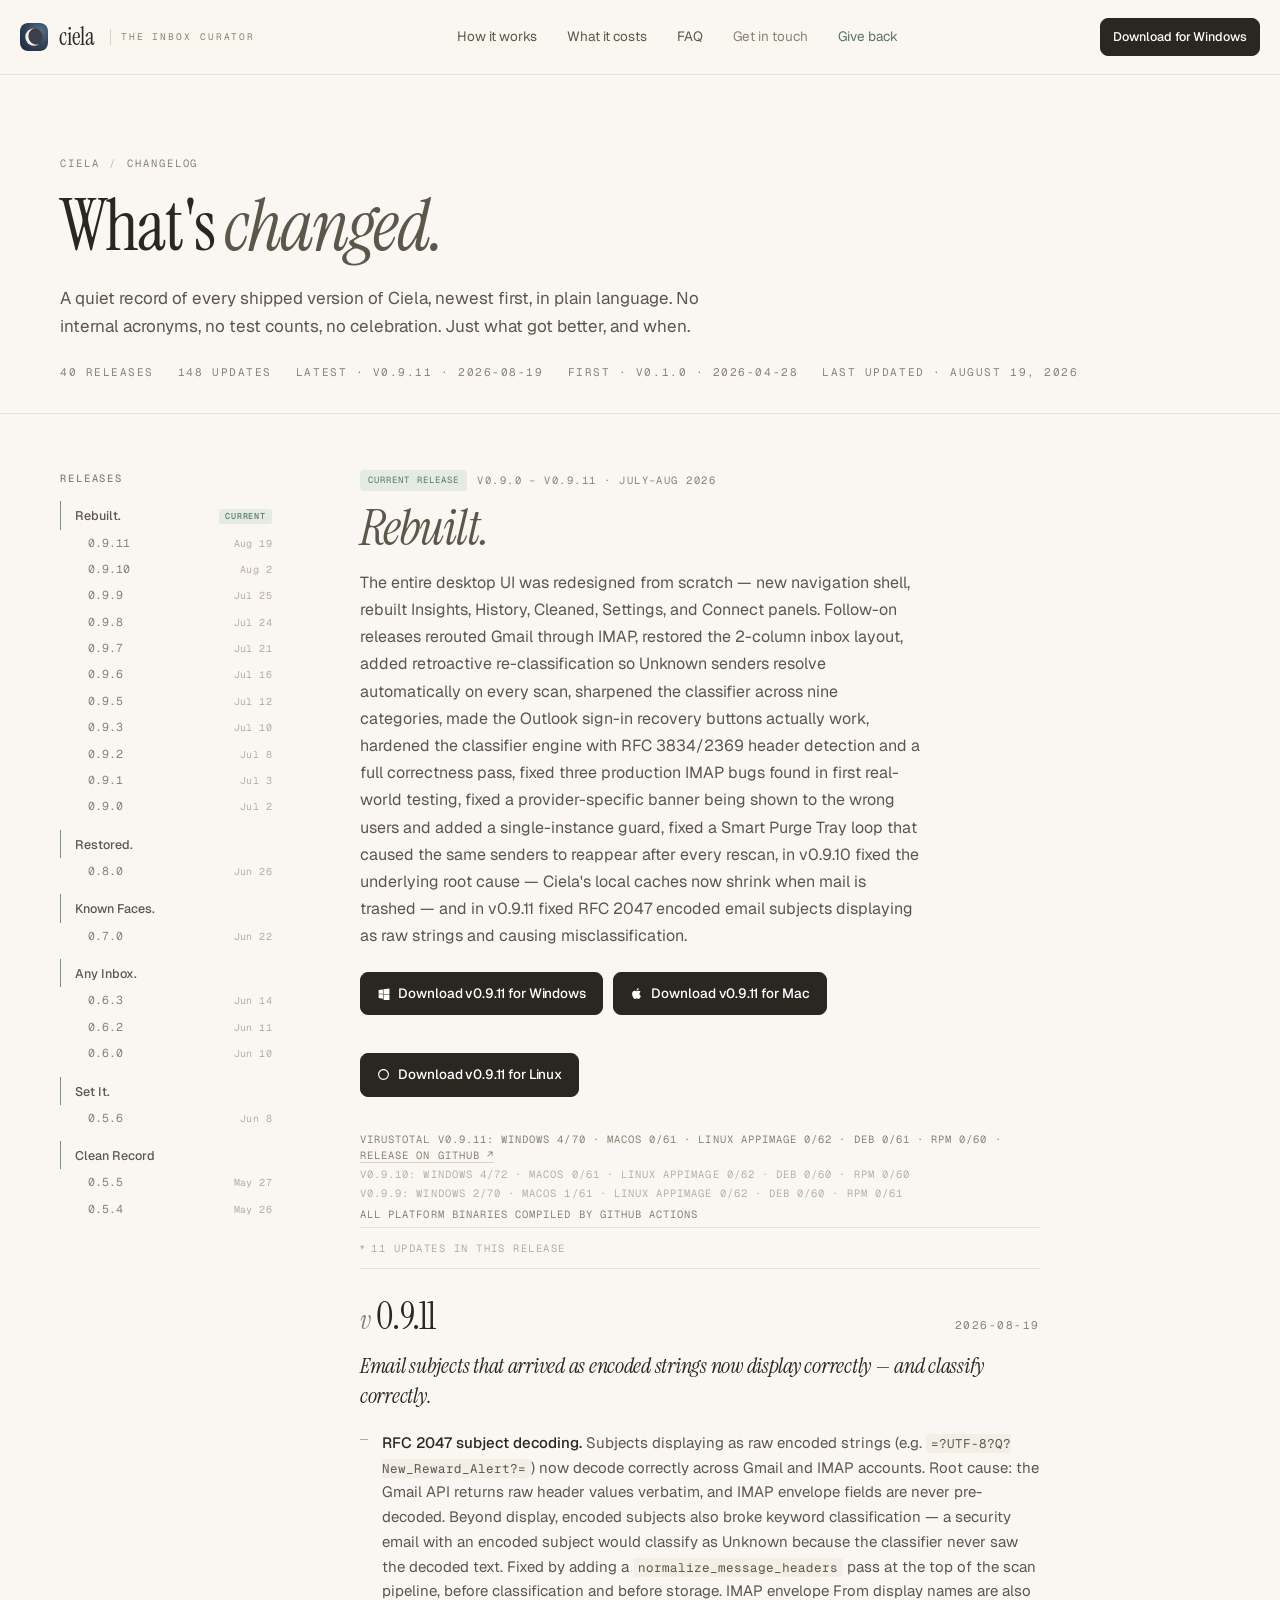
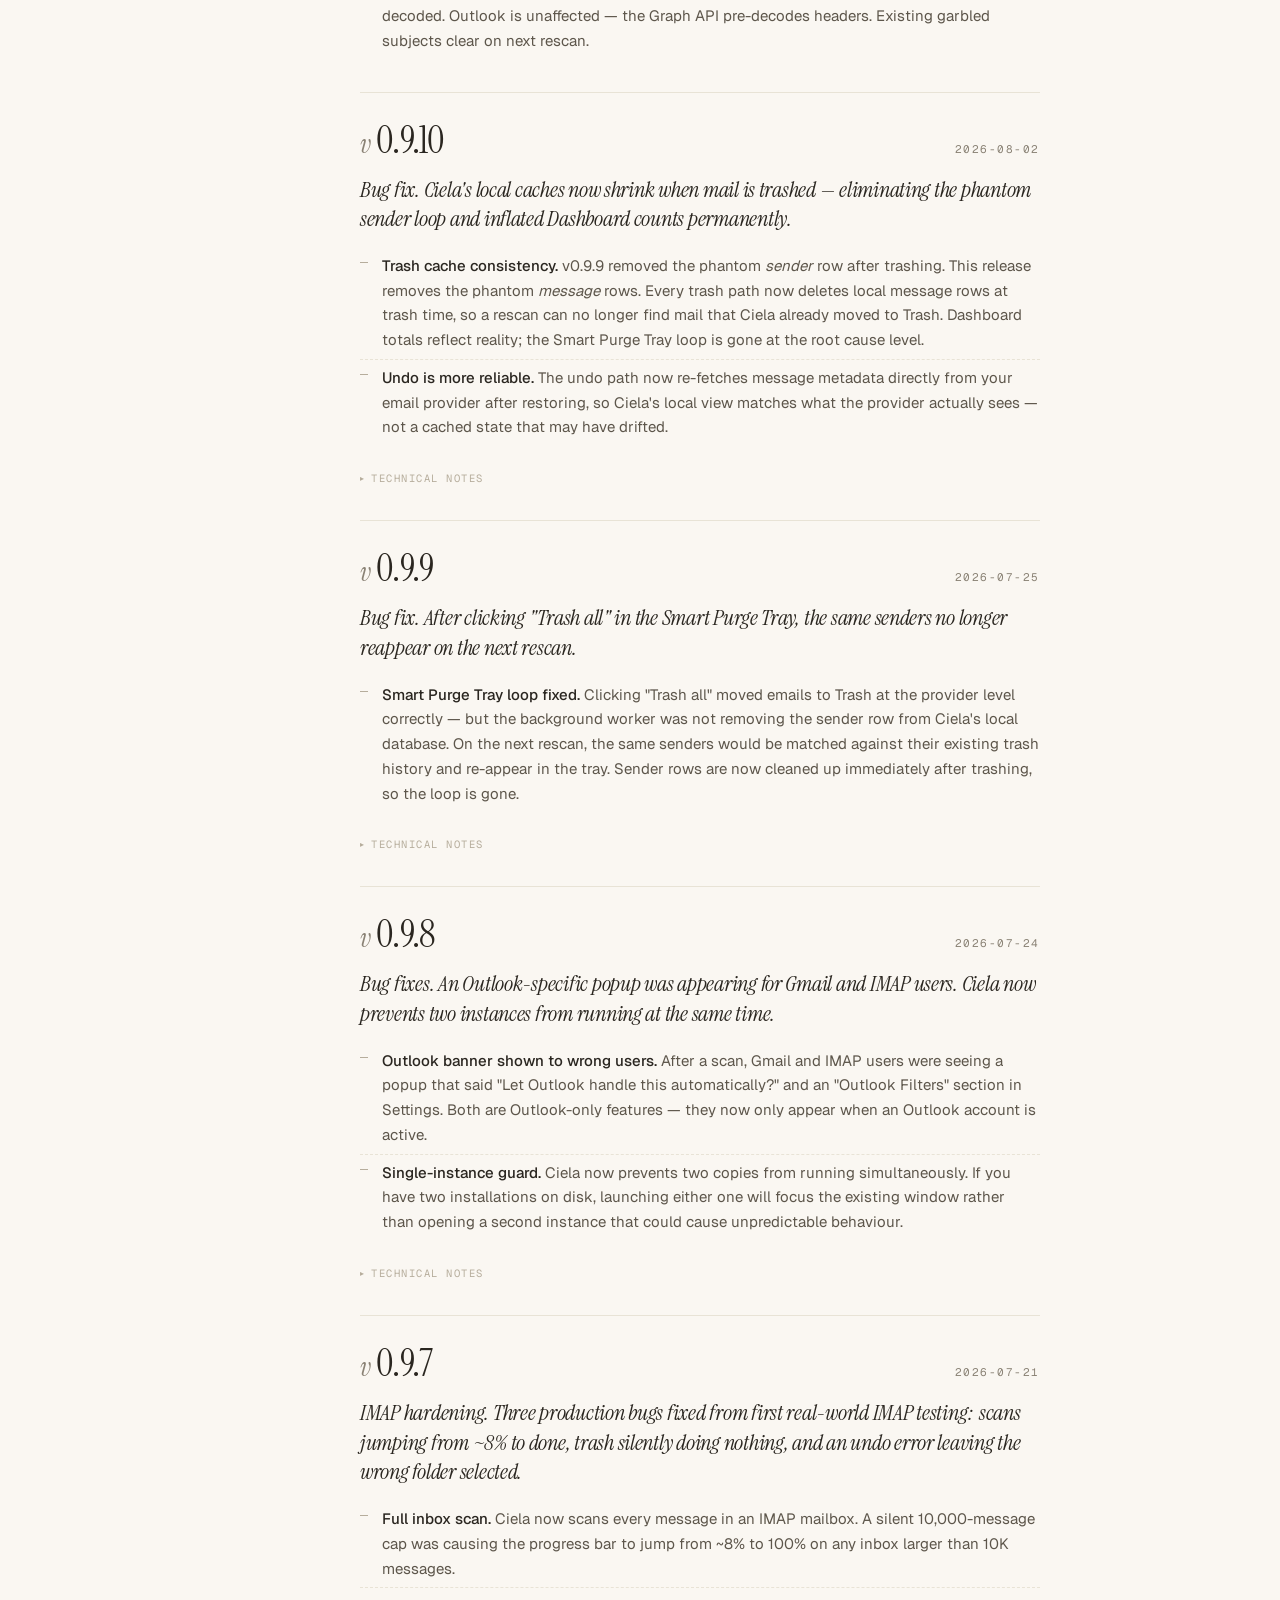
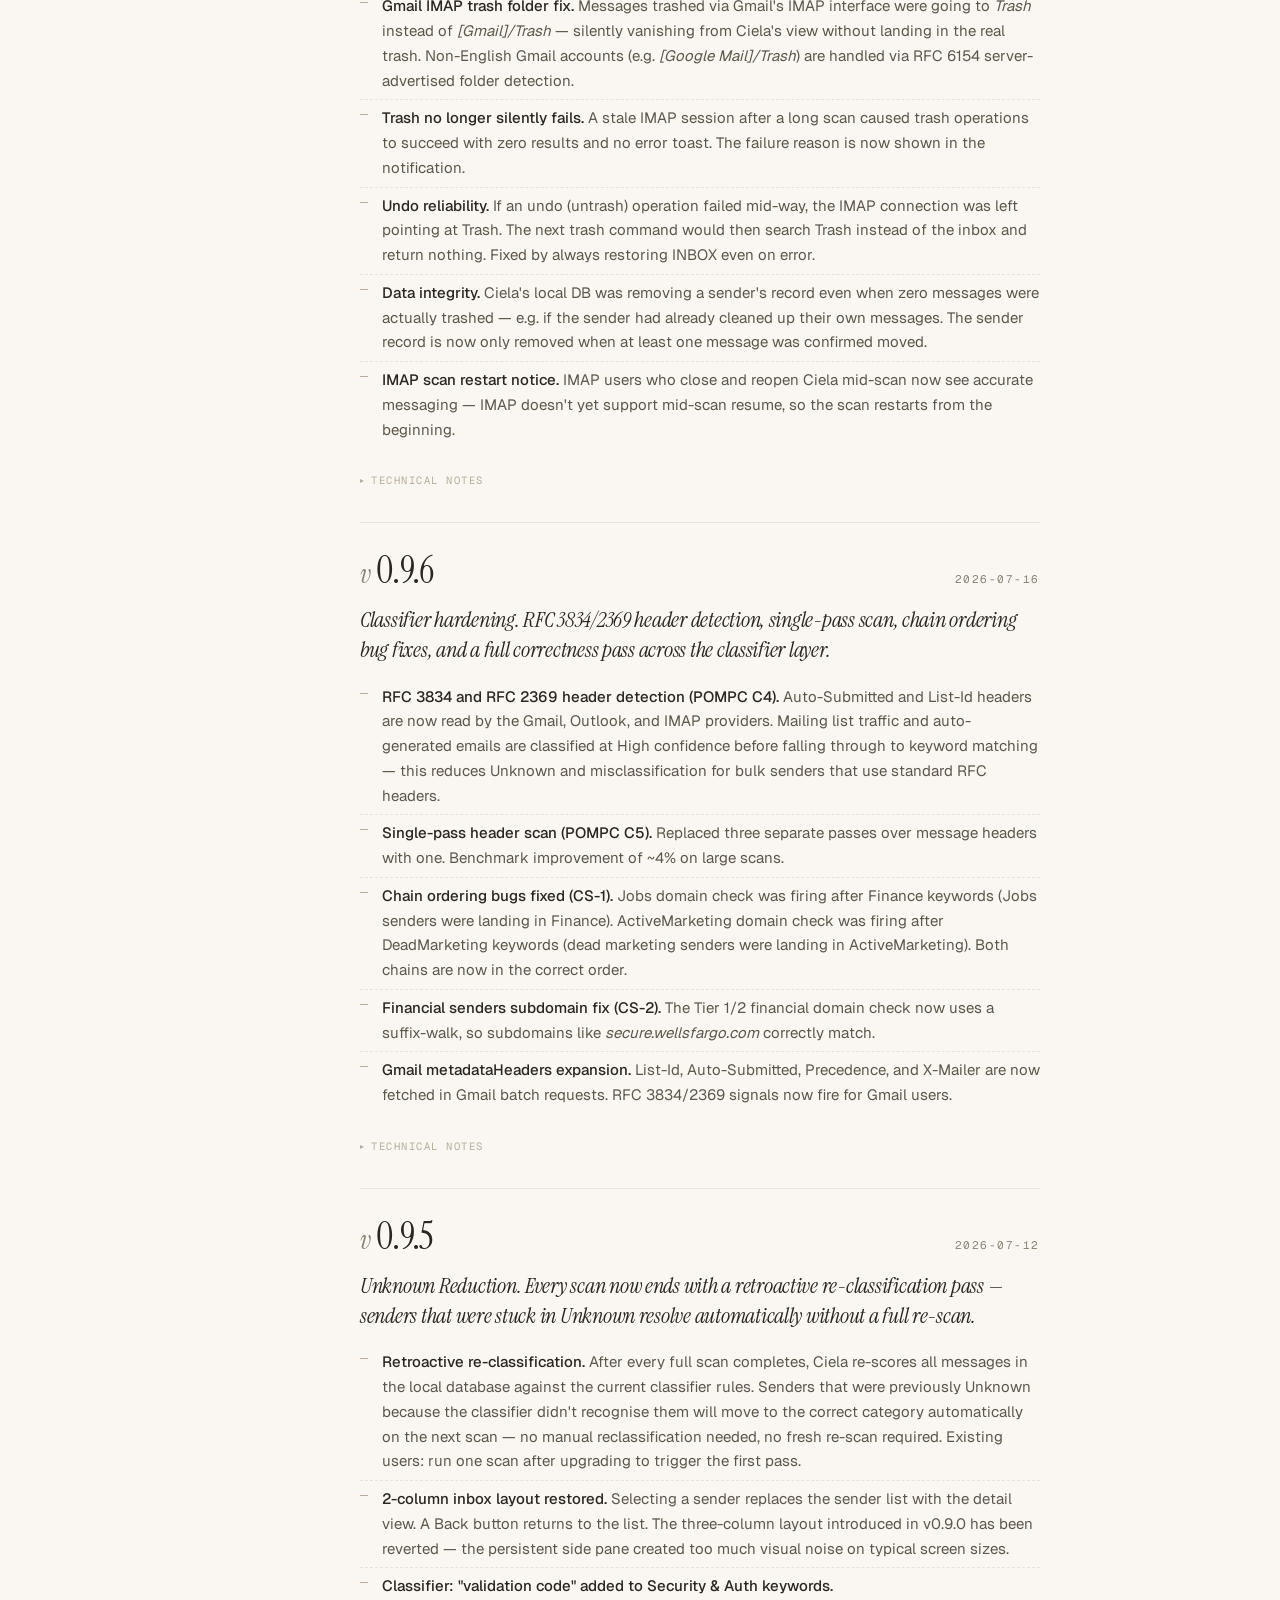
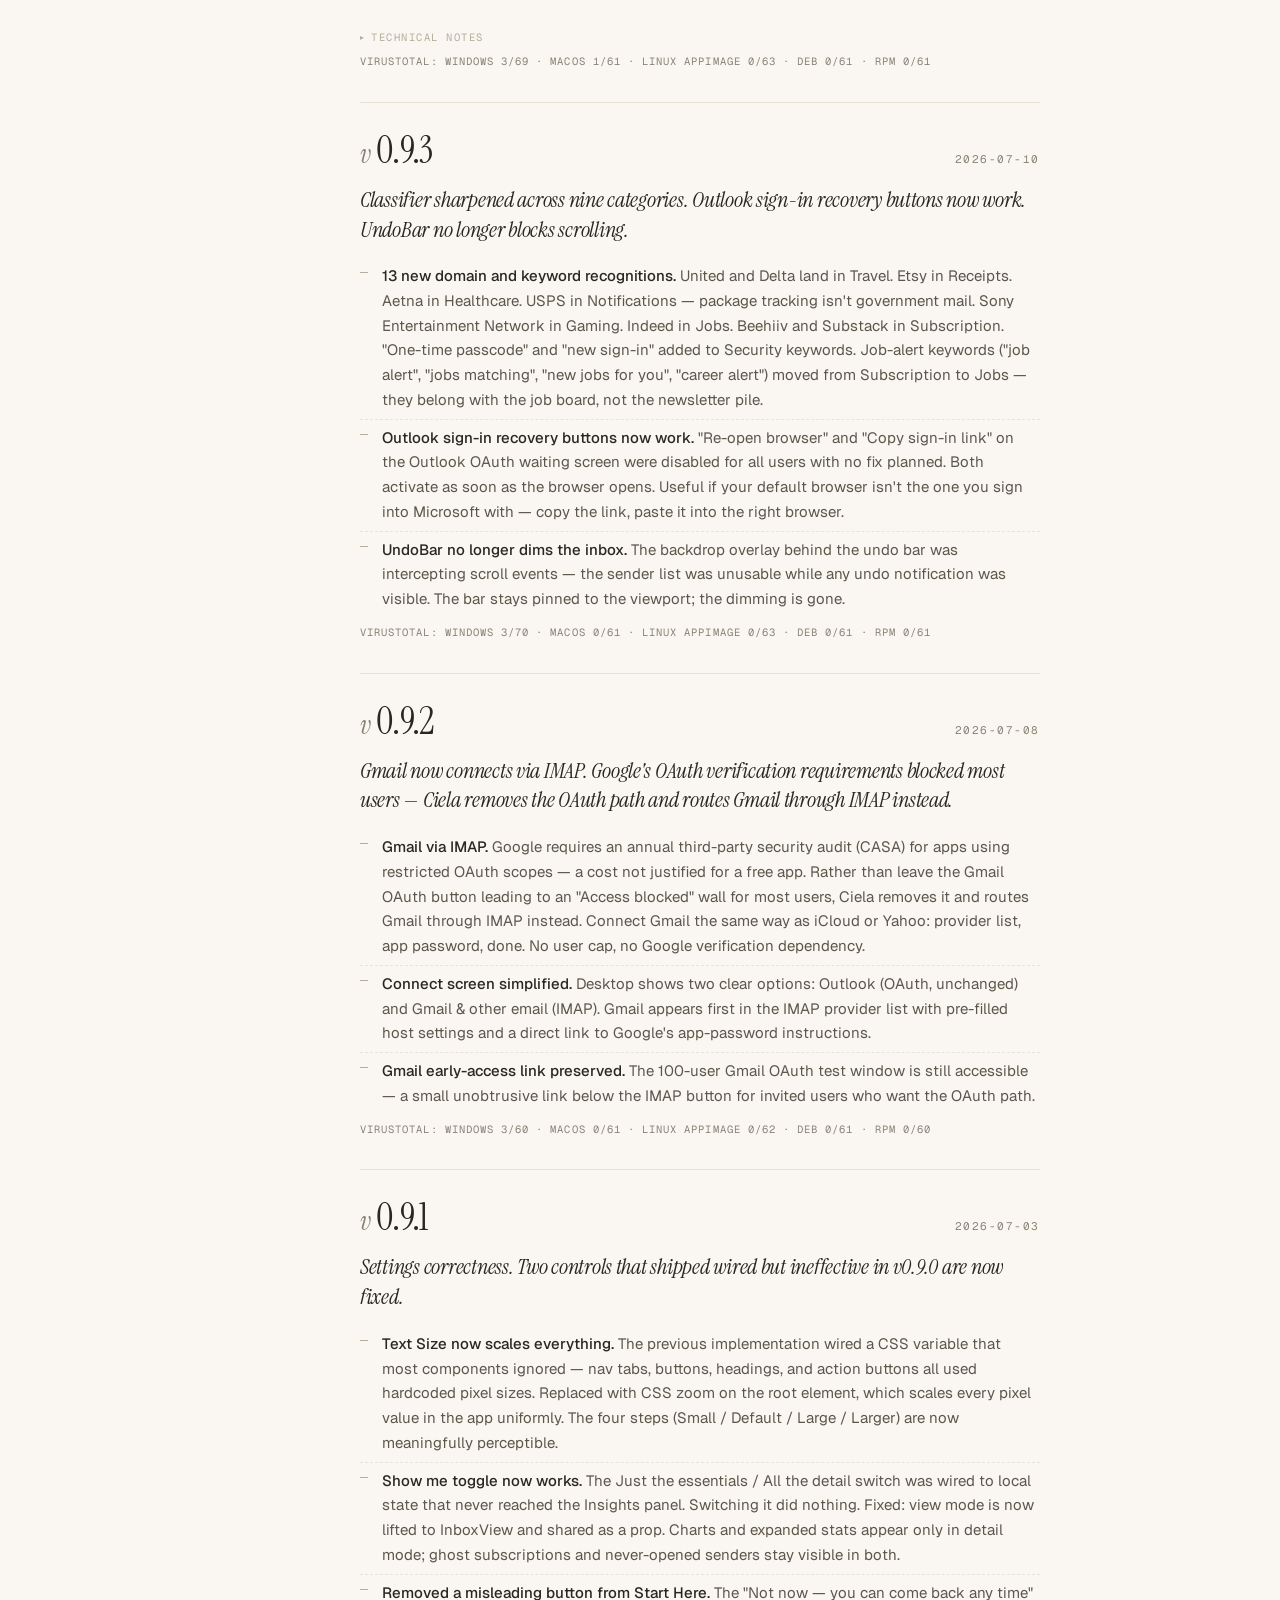
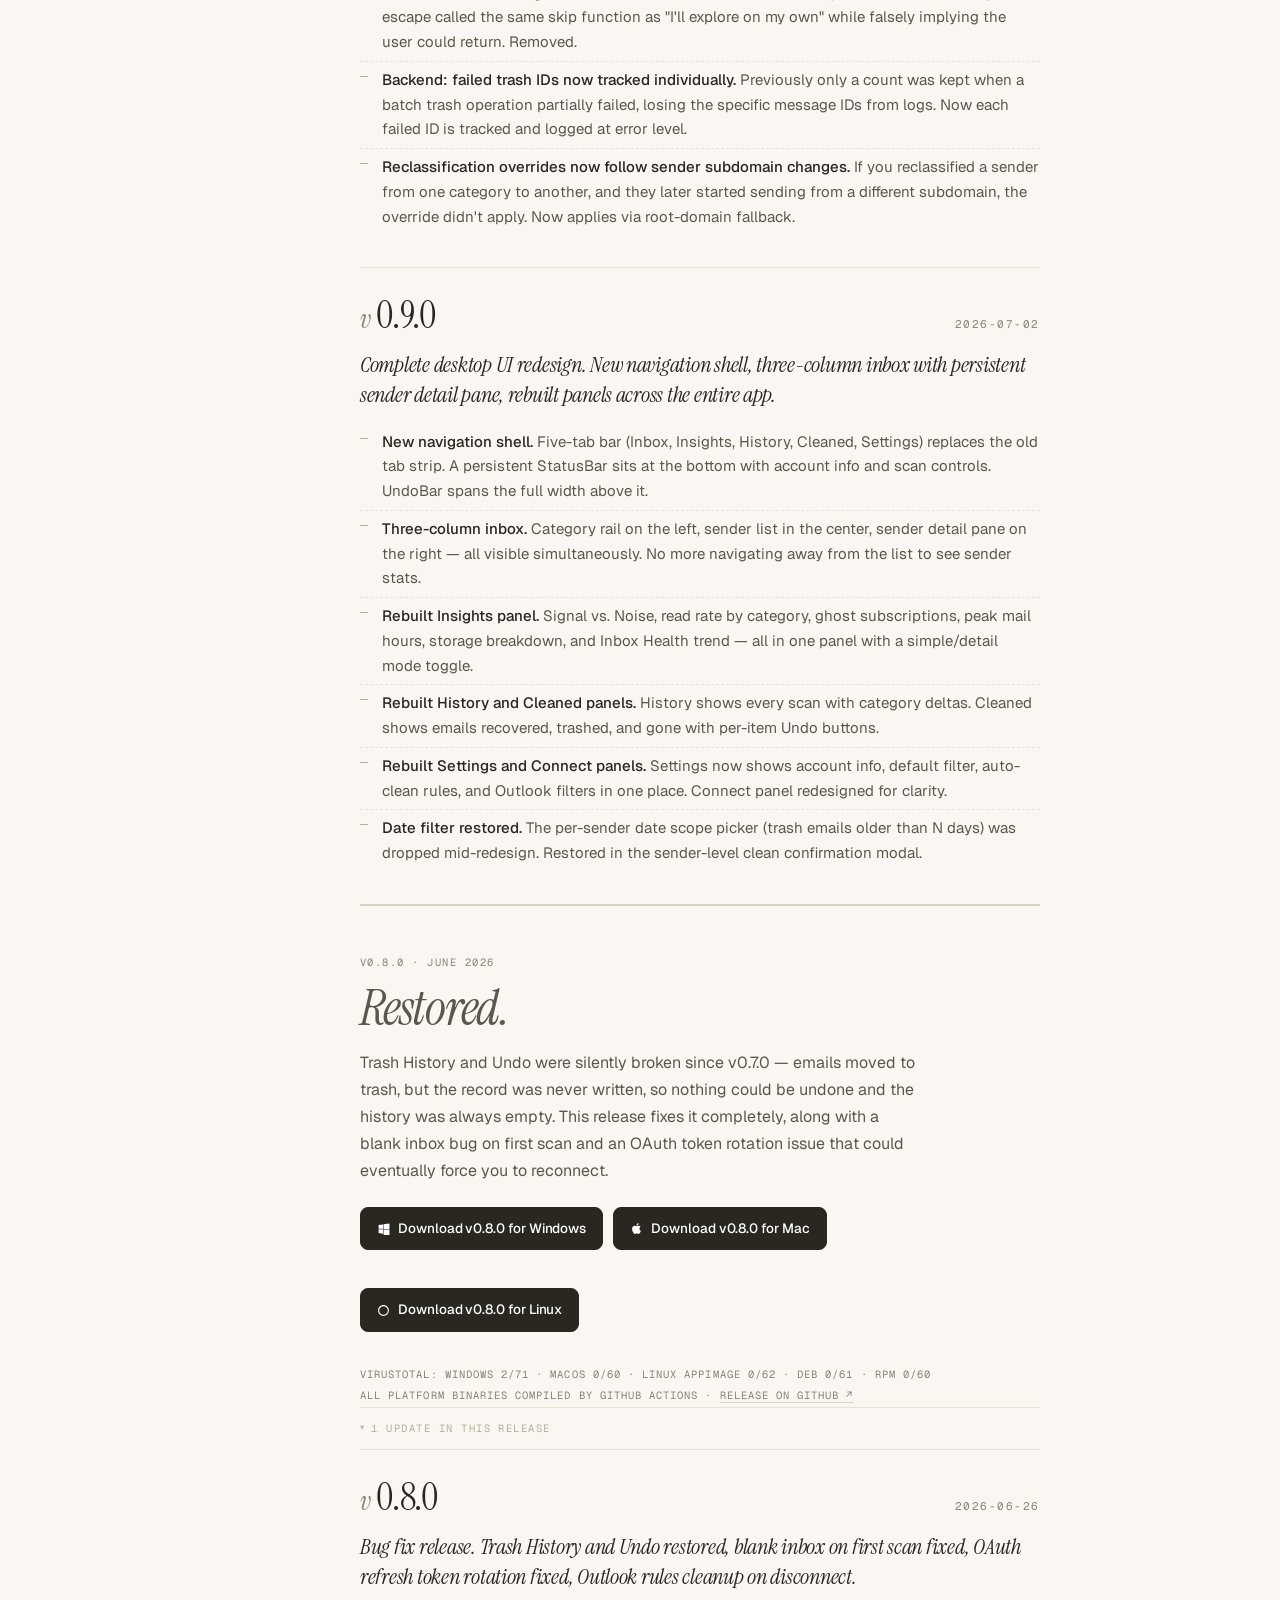
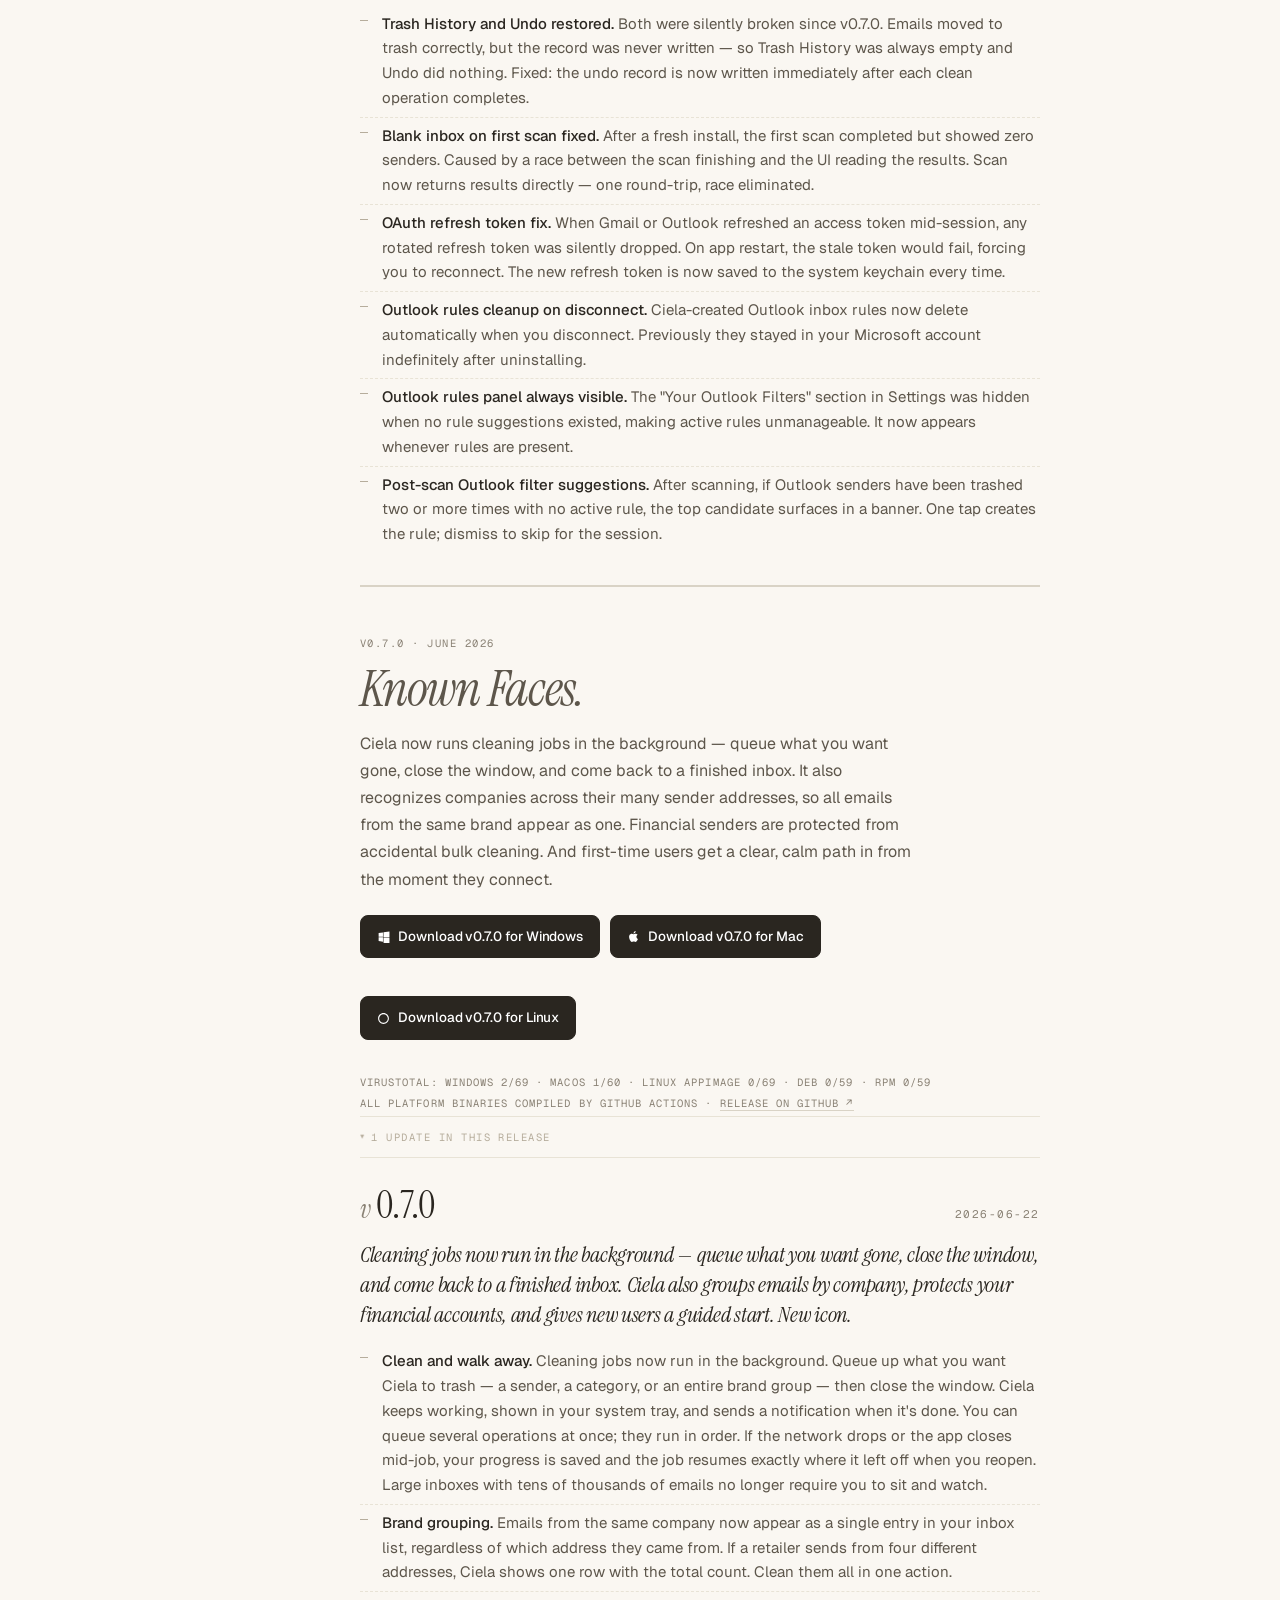
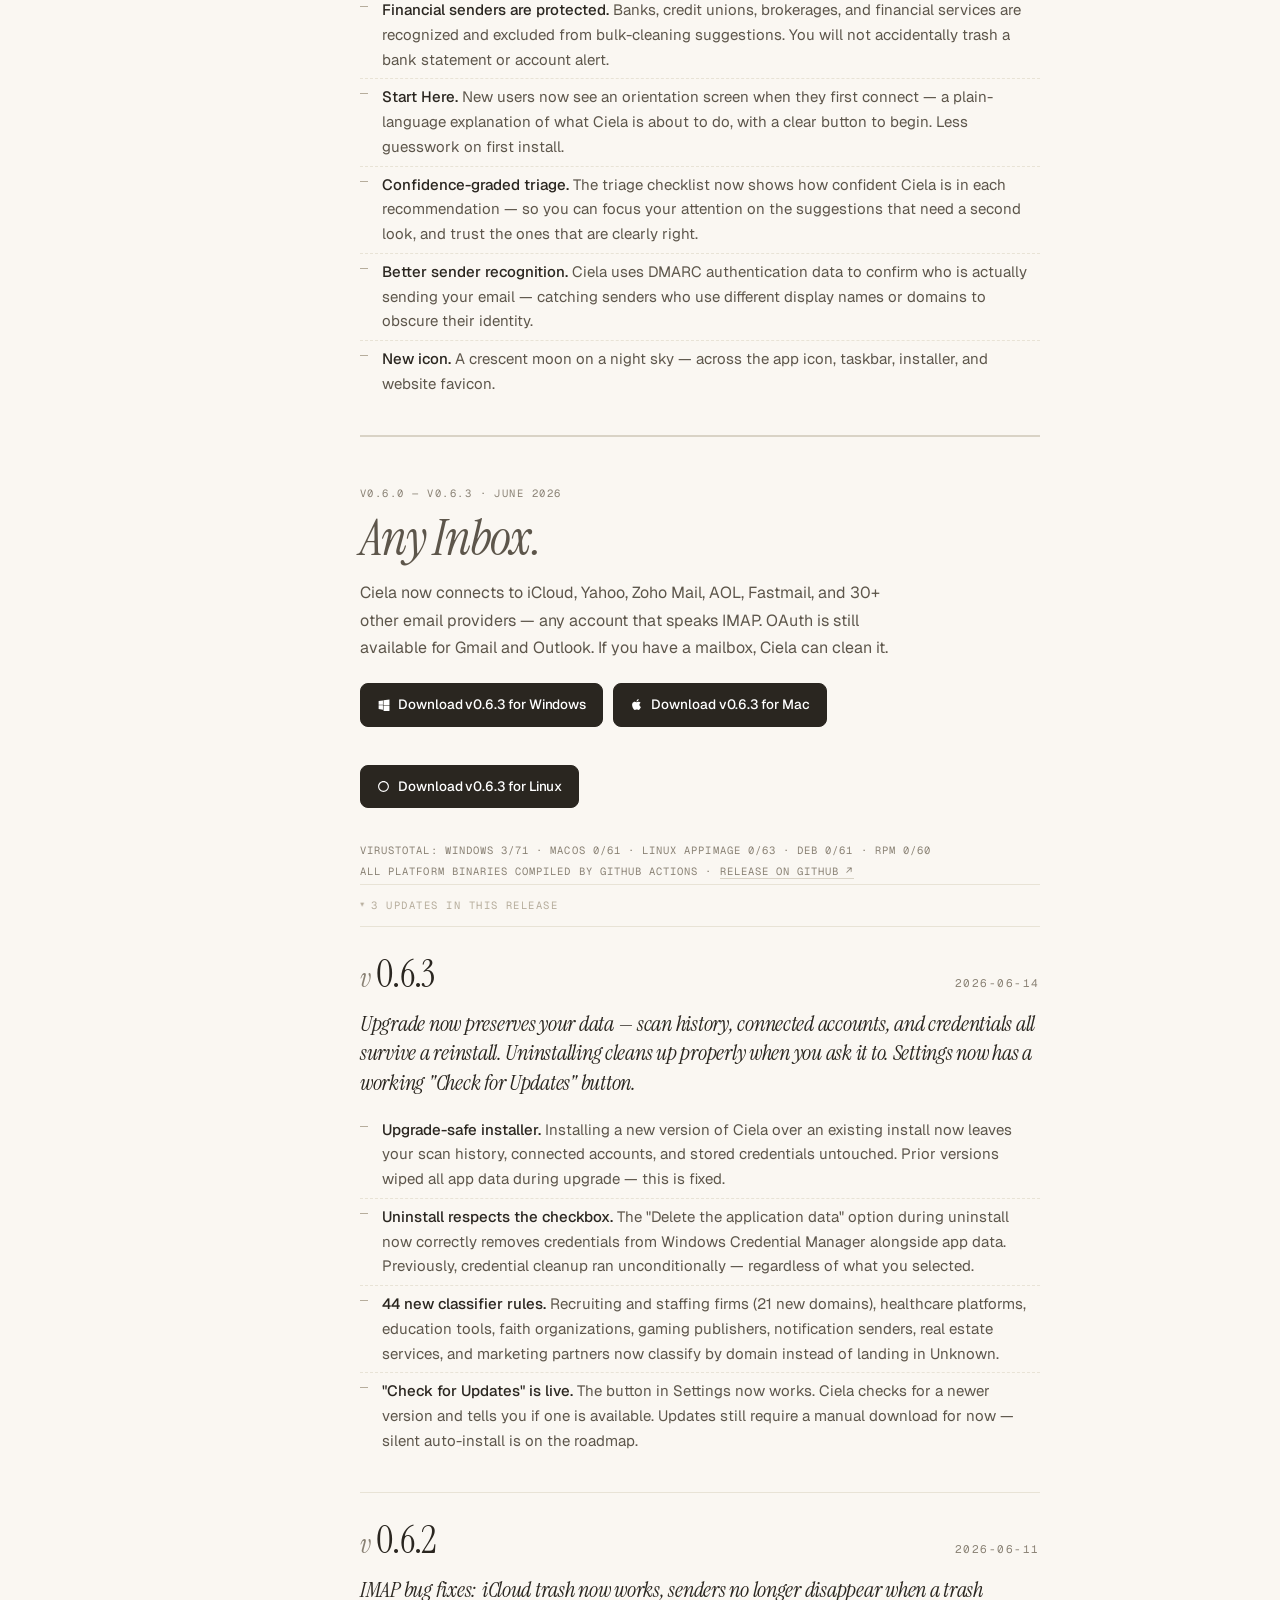
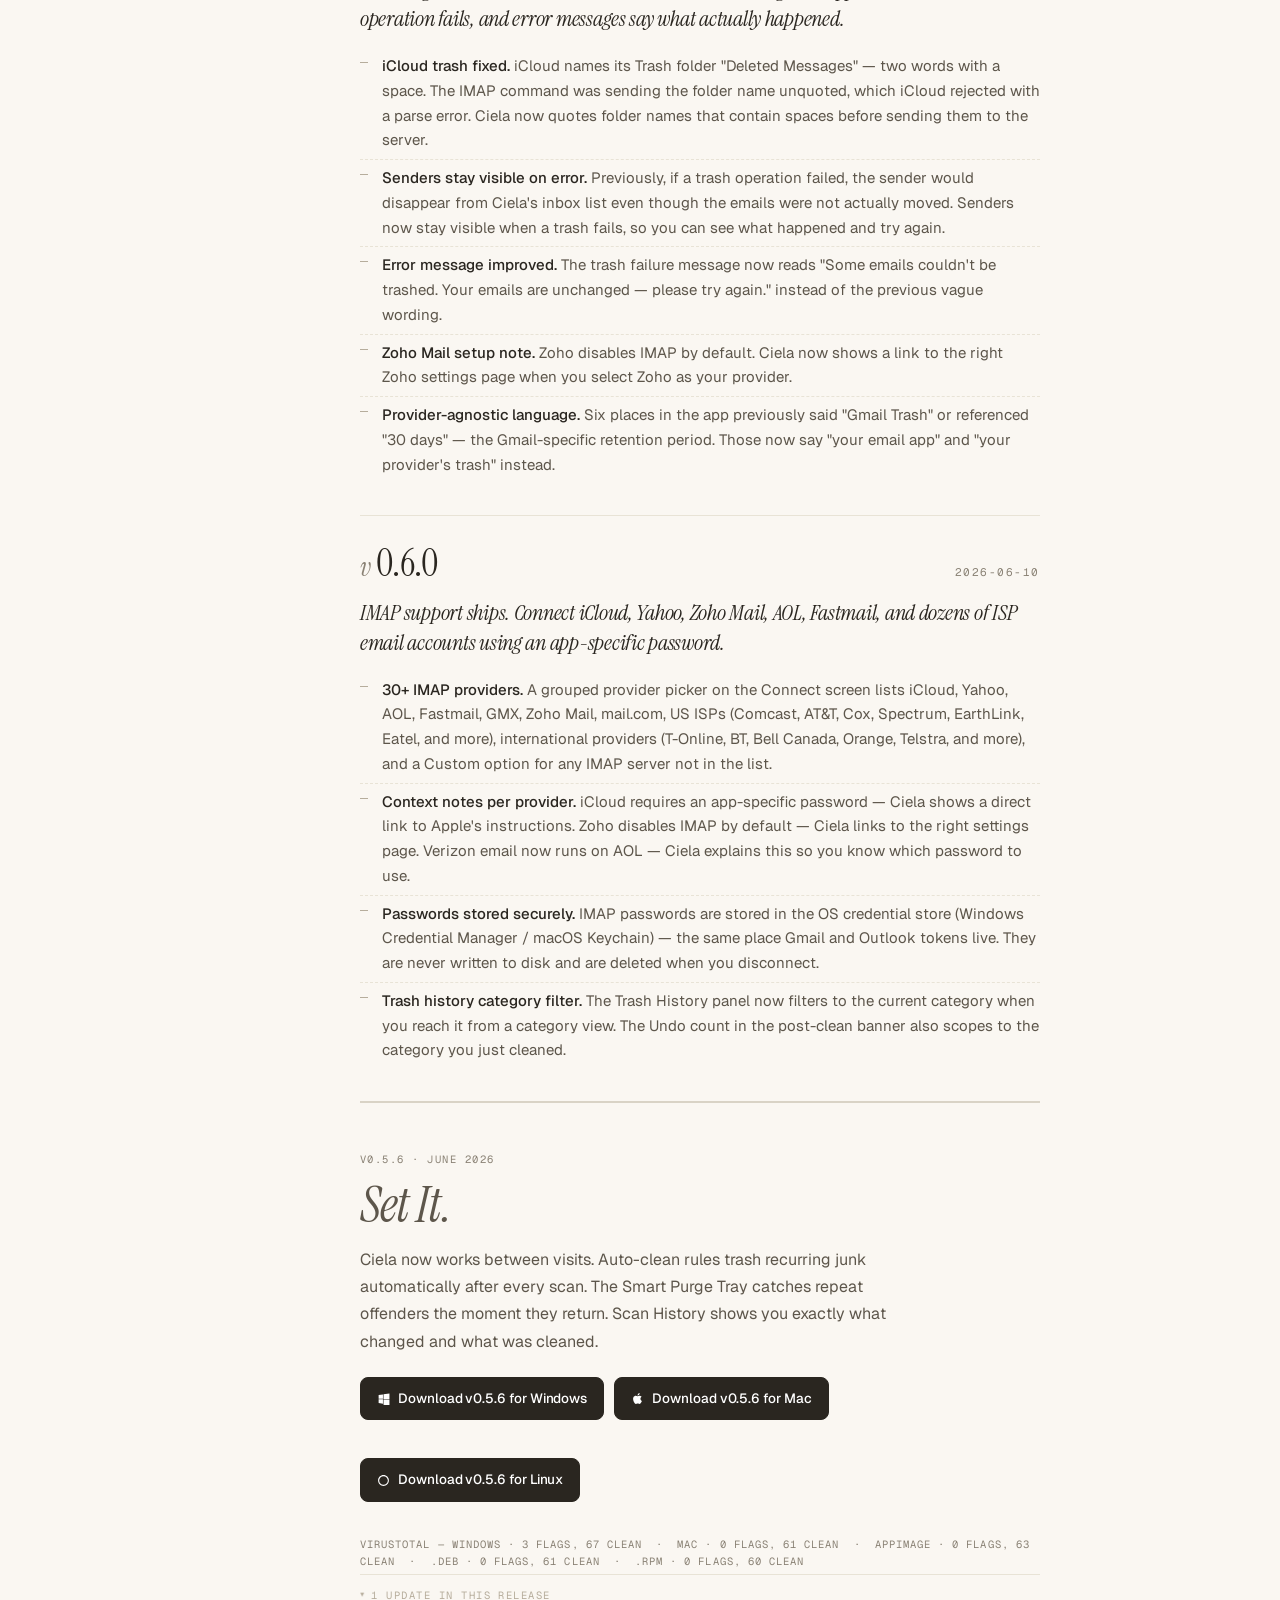
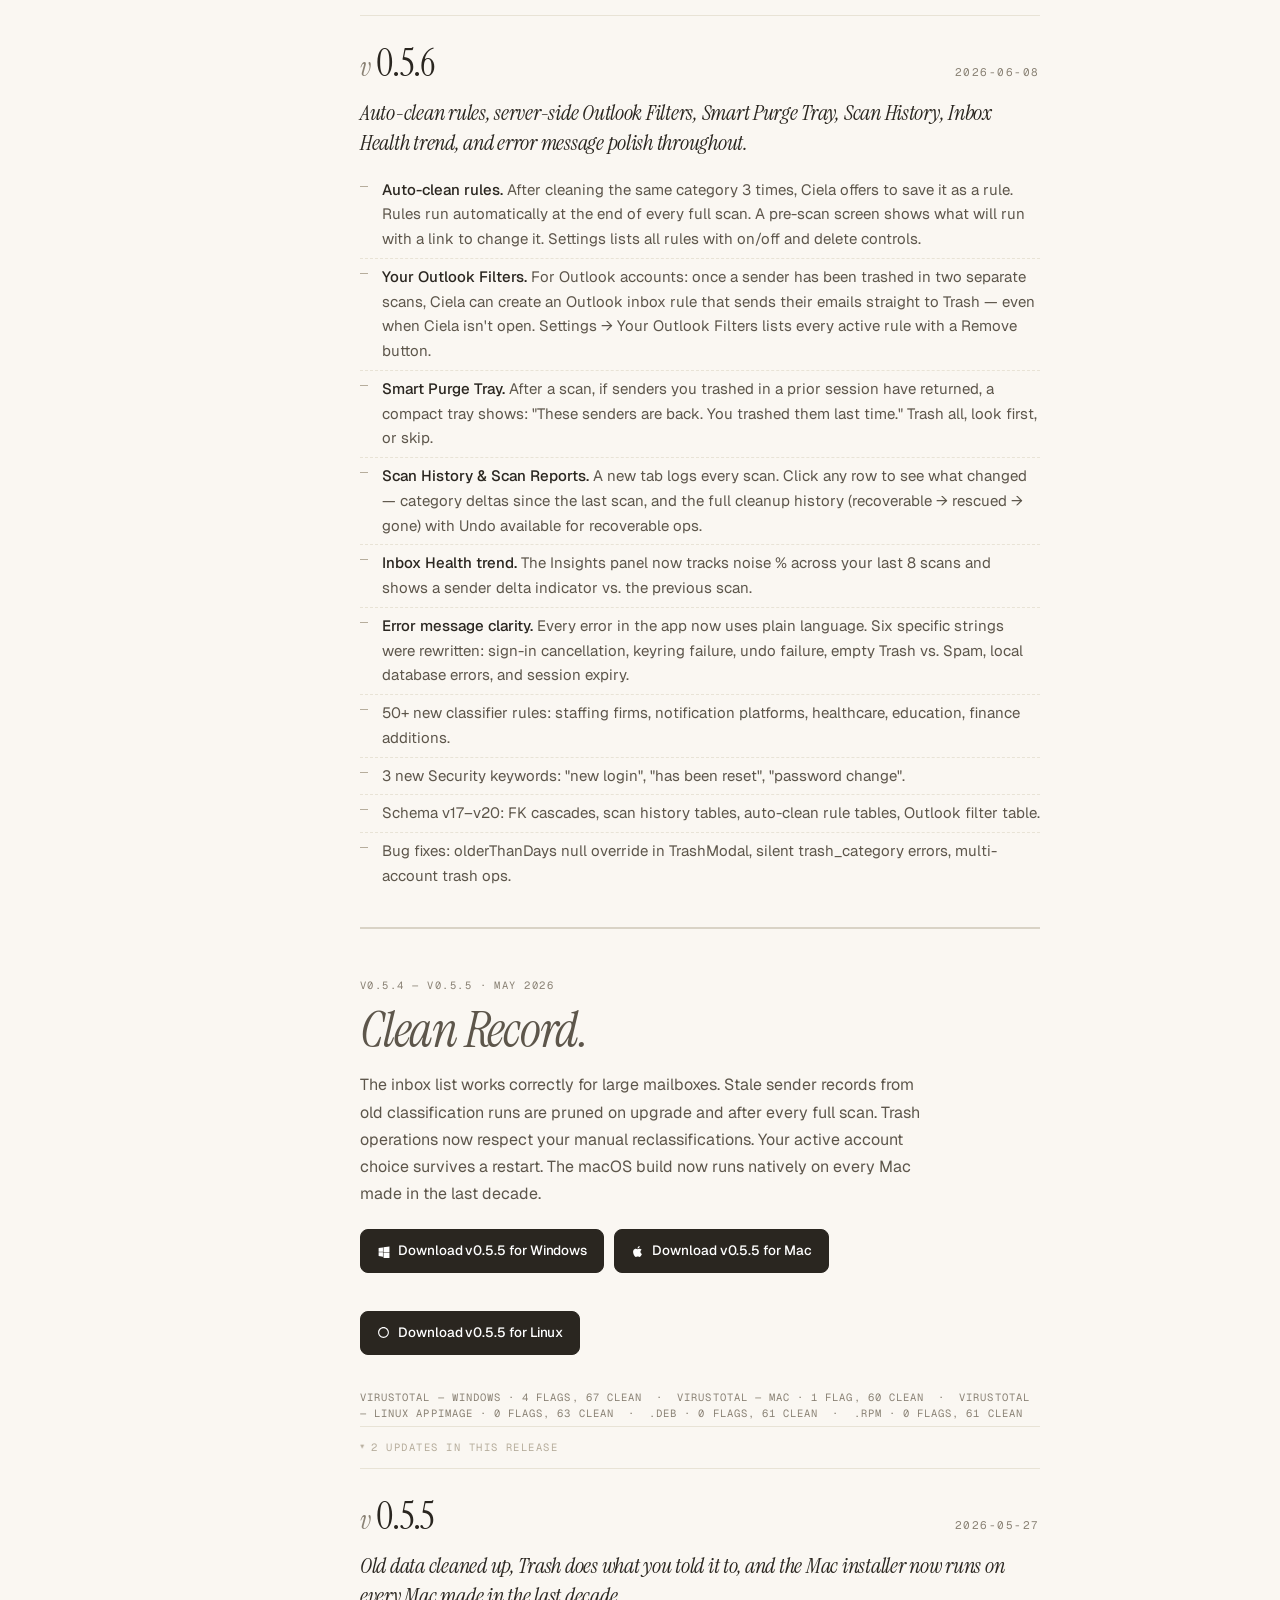
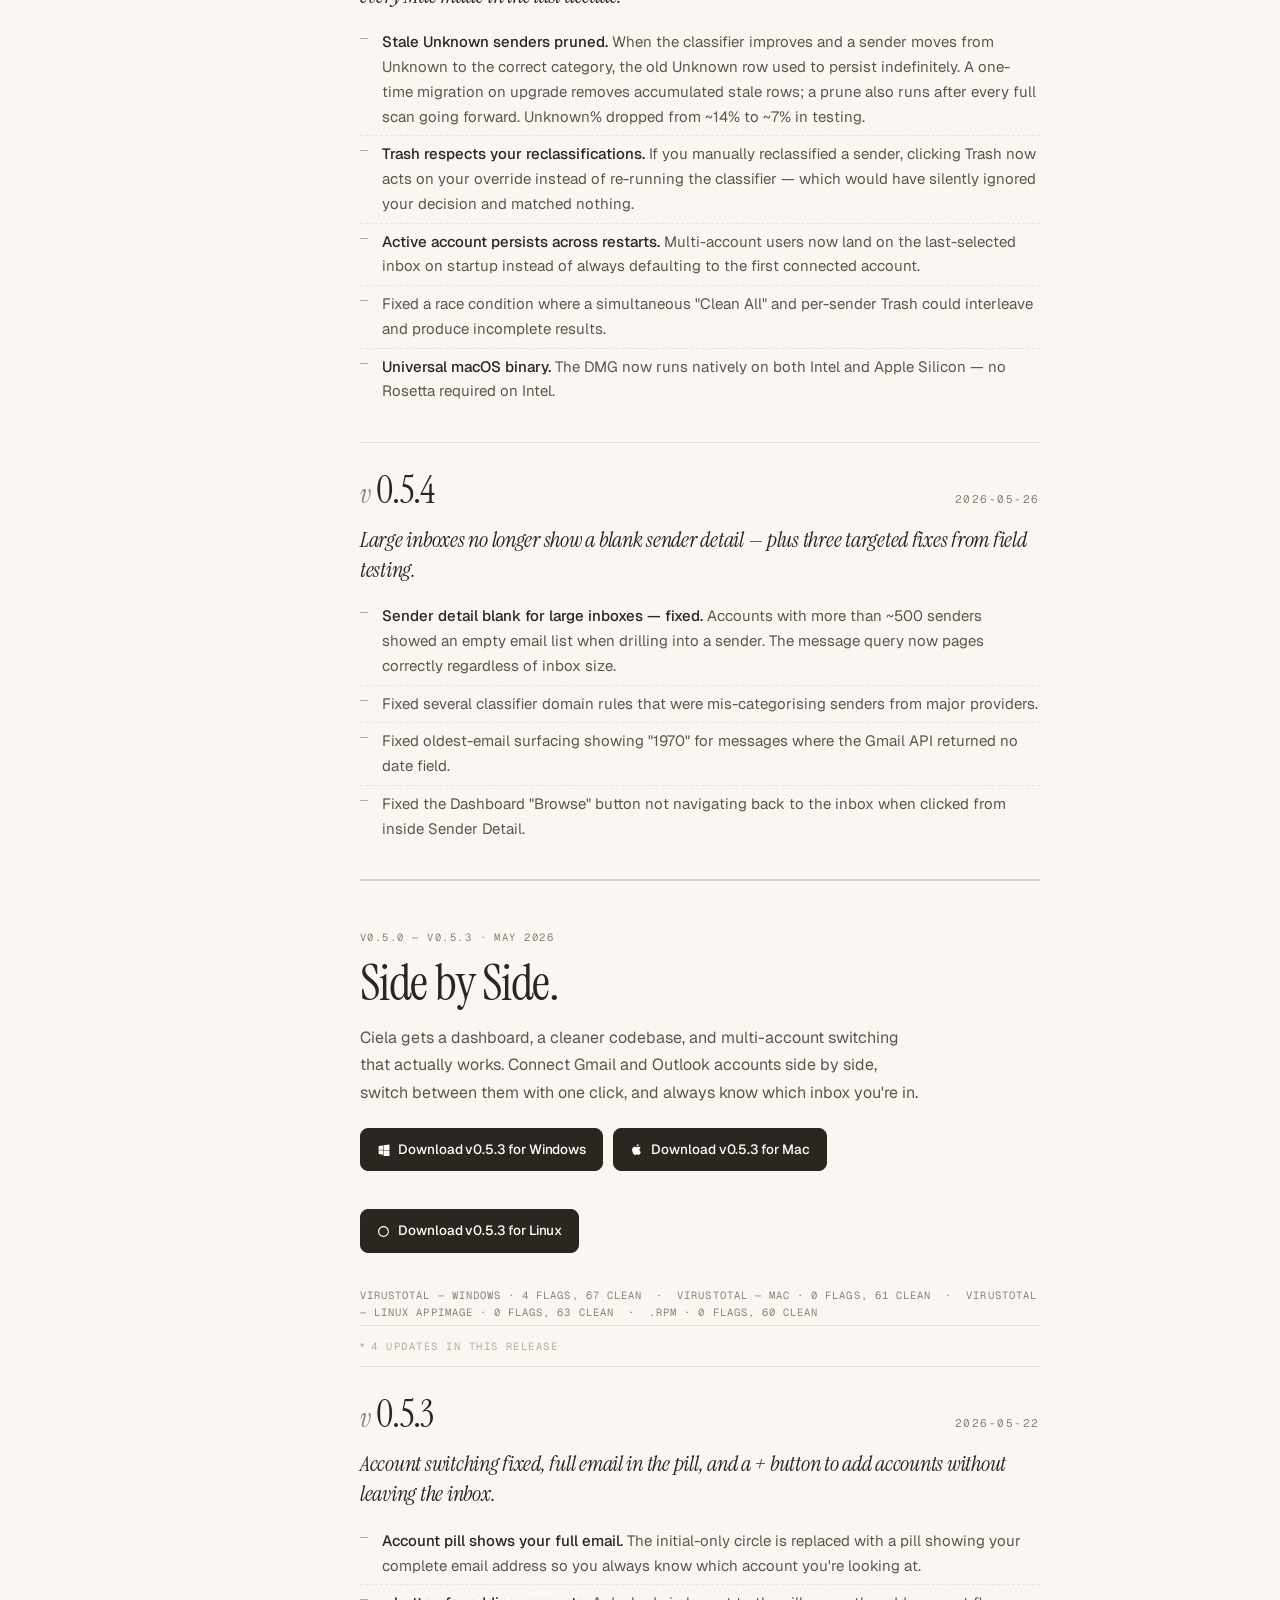
<file: Changelog.html>
﻿<!doctype html>
<html lang="en">
<head>
<meta charset="utf-8" />
<link rel="icon" type="image/png" href="favicon.png" />
<meta name="viewport" content="width=device-width,initial-scale=1" />
<title>Changelog — Ciela: Free Gmail, Outlook &amp; IMAP Inbox Cleaner</title>
<meta name="description" content="Version history and release notes for Ciela, the free inbox cleaner for Gmail, Outlook, iCloud, Yahoo, Fastmail, and 32+ IMAP providers on Windows, macOS, and Linux. See what's new in every release." />
<meta name="robots" content="index, follow" />
<link rel="canonical" href="https://ciela.app/Changelog.html" />
<meta name="theme-color" content="#faf7f2" />

<!-- Open Graph -->
<meta property="og:type" content="website" />
<meta property="og:url" content="https://ciela.app/Changelog.html" />
<meta property="og:title" content="Changelog — Ciela: Free Gmail, Outlook &amp; IMAP Inbox Cleaner" />
<meta property="og:description" content="Version history and release notes for Ciela, the free inbox cleaner for Gmail, Outlook, iCloud, Yahoo, Fastmail, and 32+ IMAP providers on Windows, macOS, and Linux." />
<meta property="og:site_name" content="Ciela" />
<meta property="og:locale" content="en_US" />

<!-- Twitter Card -->
<meta name="twitter:card" content="summary" />
<meta name="twitter:title" content="Changelog — Ciela: Free Gmail, Outlook &amp; IMAP Inbox Cleaner" />
<meta name="twitter:description" content="Version history and release notes for Ciela, the free inbox cleaner for Gmail, Outlook, iCloud, Yahoo, Fastmail, and 32+ IMAP providers on Windows, macOS, and Linux." />
<meta name="twitter:site" content="@Cielaapp" />
<link rel="preconnect" href="https://fonts.googleapis.com">
<link rel="preconnect" href="https://fonts.gstatic.com" crossorigin>
<link href="https://fonts.googleapis.com/css2?family=Instrument+Serif:ital@0;1&family=Geist:wght@300;400;500;600&family=Geist+Mono:wght@400;500&display=swap" rel="stylesheet">
<link rel="stylesheet" href="shared.css">
<style>
  strong{color:var(--ink);font-weight:500;}
  em{font-style:italic;color:var(--ink-2);}
  code{font-family:"Geist Mono",monospace;font-size:12.5px;background:var(--paper-2);padding:1px 5px;border-radius:3px;}

  h1.title{font-family:"Instrument Serif",serif;font-weight:400;font-size:72px;line-height:1;letter-spacing:-0.025em;margin:18px 0 0;}
  h1.title .em{font-style:italic;color:var(--ink-2);}

  footer{margin-top:24px;}

  /* ── Layout ── */
  .layout{display:grid;grid-template-columns:220px 1fr;gap:80px;padding:56px 0 96px;align-items:start;}

  /* ── Sidebar TOC ── */
  .toc{position:sticky;top:120px;max-height:calc(100vh - 140px);overflow:auto;padding-right:8px;}
  .toc h4{font-family:"Geist Mono",monospace;font-size:10.5px;letter-spacing:.18em;color:var(--ink-3);text-transform:uppercase;margin:0 0 14px;font-weight:500;}
  .toc-release{margin-bottom:6px;}
  .toc-rel{display:flex;align-items:center;gap:8px;font-size:12.5px;font-weight:500;color:var(--ink-2);padding:7px 0 5px 14px;border-left:2px solid var(--sage);margin-left:-1px;line-height:1.3;}
  .toc-rel:hover{color:var(--ink);}
  .toc-rel .toc-rel-name{flex:1;}
  .toc-rel.wip{border-left-color:var(--ink-4);color:var(--ink-3);}
  .toc-badge{font-family:"Geist Mono",monospace;font-size:8.5px;letter-spacing:.1em;text-transform:uppercase;background:var(--sage-soft);color:var(--sage-deep);padding:2px 6px;border-radius:3px;white-space:nowrap;}
  .toc-badge.wip{background:var(--paper-3);color:var(--ink-3);}
  .toc-pushes{padding:0 0 4px 0;}
  .toc-pushes a{display:flex;justify-content:space-between;align-items:baseline;font-size:12px;color:var(--ink-3);padding:4px 0 4px 28px;border-left:1px solid var(--rule-soft);margin-left:-1px;gap:12px;}
  .toc-pushes a:hover{color:var(--ink-2);}
  .toc-pushes .tnum{font-family:"Geist Mono",monospace;font-size:11.5px;}
  .toc-pushes .tdate{font-family:"Geist Mono",monospace;font-size:10px;color:var(--ink-4);letter-spacing:.04em;}

  /* ── Stream ── */
  .stream{max-width:680px;}

  /* ── Release sections ── */
  .release{padding:48px 0 0;border-top:2px solid var(--rule);}
  .release:first-child{border-top:0;padding-top:0;}
  .rel-eyebrow{display:flex;align-items:center;gap:10px;margin-bottom:12px;font-family:"Geist Mono",monospace;font-size:10.5px;letter-spacing:.14em;color:var(--ink-3);text-transform:uppercase;}
  .rel-badge{background:var(--sage-soft);color:var(--sage-deep);padding:3px 8px;border-radius:4px;font-size:9px;letter-spacing:.12em;font-family:"Geist Mono",monospace;}
  .rel-badge.wip{background:var(--paper-3);color:var(--ink-3);}
  .rel-title{font-family:"Instrument Serif",serif;font-weight:400;font-size:50px;letter-spacing:-0.025em;line-height:1;margin:0 0 16px;color:var(--ink);}
  .rel-title em{font-style:italic;color:var(--ink-2);}
  .rel-lede{font-size:16px;line-height:1.7;color:var(--ink-2);margin:0 0 22px;max-width:560px;}
  .rel-empty{padding:4px 0 28px;color:var(--ink-4);font-size:14px;font-style:italic;line-height:1.6;}
  .rel-download{margin-bottom:28px;}

  /* ── Sub-releases expand ── */
  .sub-releases{border-top:1px solid var(--rule-soft);margin-top:4px;}
  .sub-releases>summary{display:flex;align-items:center;gap:6px;padding:12px 0;font-family:"Geist Mono",monospace;font-size:10.5px;letter-spacing:.14em;color:var(--ink-4);text-transform:uppercase;cursor:pointer;list-style:none;user-select:none;}
  .sub-releases>summary::-webkit-details-marker{display:none;}
  .sub-releases>summary::before{content:"▸";font-size:8px;transition:transform .15s;display:inline-block;}
  .sub-releases[open]>summary::before{transform:rotate(90deg);}
  .sub-releases>summary:hover{color:var(--ink-3);}

  /* ── Version entries (inside sub-stream) ── */
  .sub-stream .version{padding:28px 0 32px;border-top:1px solid var(--rule-soft);}
  .ver-head{display:flex;align-items:baseline;justify-content:space-between;margin-bottom:16px;gap:24px;}
  .ver-head h2{font-family:"Instrument Serif",serif;font-weight:400;font-size:38px;letter-spacing:-0.02em;line-height:1;margin:0;}
  .vnum::before{content:"v";color:var(--ink-3);font-style:italic;font-size:0.7em;margin-right:6px;}
  .vdate{font-family:"Geist Mono",monospace;font-size:11px;letter-spacing:.14em;color:var(--ink-3);text-transform:uppercase;white-space:nowrap;}
  .summary{font-family:"Instrument Serif",serif;font-size:22px;line-height:1.35;letter-spacing:-0.012em;color:var(--ink);margin:0 0 14px;font-style:italic;}
  .notes{margin:0;padding:0;list-style:none;}
  .notes li{position:relative;padding:6px 0 6px 22px;color:var(--ink-2);font-size:15px;line-height:1.65;}
  .notes li::before{content:"";position:absolute;left:0;top:14px;width:8px;height:1px;background:var(--ink-4);}
  .notes li+li{border-top:1px dashed var(--rule-soft);}
  .micro{font-family:"Geist Mono",monospace;font-size:10.5px;letter-spacing:.1em;color:var(--ink-3);text-transform:uppercase;margin-top:6px;}

  /* ── Technical notes (collapsible) ── */
  .tech-notes{margin-top:18px;}
  .tech-notes summary{display:inline-flex;align-items:center;gap:6px;font-family:"Geist Mono",monospace;font-size:10.5px;letter-spacing:.14em;color:var(--ink-4);text-transform:uppercase;cursor:pointer;list-style:none;user-select:none;}
  .tech-notes summary::-webkit-details-marker{display:none;}
  .tech-notes summary::before{content:"▸";font-size:8px;transition:transform .15s;display:inline-block;}
  .tech-notes[open] summary::before{transform:rotate(90deg);}
  .tech-notes summary:hover{color:var(--ink-3);}
  .tech-notes .tech-body{margin-top:10px;padding:12px 16px;background:var(--paper-2);border:1px solid var(--rule-soft);border-radius:6px;}
  .tech-body ul{margin:0;padding:0;list-style:none;}
  .tech-body li{position:relative;padding:4px 0 4px 18px;font-family:"Geist Mono",monospace;font-size:11.5px;color:var(--ink-3);line-height:1.6;}
  .tech-body li::before{content:"";position:absolute;left:0;top:12px;width:6px;height:1px;background:var(--ink-4);}
  .tech-body li+li{border-top:1px dashed var(--rule-soft);}

  /* ── rel-download-row ── */
  .rel-download-row{display:flex;gap:10px;flex-wrap:wrap;margin-bottom:6px;}

  @media (max-width:900px){
    .layout{grid-template-columns:1fr;gap:24px;}
    .toc{position:static;max-height:none;}
    h1.title{font-size:48px;}
  }
</style>
</head>
<body>

<nav class="nav">
  <div class="wide nav-inner">
    <a class="brand" href="https://ciela.app/" aria-label="Ciela home">
      <svg width="28" height="28" viewBox="0 0 100 100" aria-hidden style="border-radius:8px;">
        <defs>
          <radialGradient id="nav-sky" cx="0.7" cy="0.3" r="1.05"><stop offset="0%" stop-color="#56708a"/><stop offset="48%" stop-color="#2f435a"/><stop offset="100%" stop-color="#16203a"/></radialGradient>
          <mask id="nav-cre"><rect width="100" height="100" fill="black"/><circle cx="50" cy="50" r="31" fill="white"/><circle cx="61" cy="47" r="31" fill="black"/></mask>
        </defs>
        <rect width="100" height="100" rx="22" fill="url(#nav-sky)"/>
        <circle cx="50" cy="50" r="31" fill="#3a3f4a"/>
        <rect width="100" height="100" fill="#f5efe4" mask="url(#nav-cre)"/>
      </svg>
      <span class="word">ciela</span>
      <span class="sub">the inbox curator</span>
    </a>
    <div class="nav-links">
      <a href="https://ciela.app/#how">How it works</a>
      <a href="https://ciela.app/#free">What it costs</a>
      <a href="https://ciela.app/#faq">FAQ</a>
      <a href="contact.html" class="muted">Get in touch</a>
      <a href="give.html" class="nav-accent">Give back</a>
    </div>
    <div class="nav-right">
      <a class="btn dark small" href="https://ciela.app/#download">Download for Windows</a>
    </div>
  </div>
</nav>

<header class="pagehead">
  <div class="wide">
    <div class="crumbs"><a href="https://ciela.app/">Ciela</a><span class="sep">/</span><span>Changelog</span></div>
    <h1 class="title">What's <span class="em">changed.</span></h1>
    <p class="lede">
      A quiet record of every shipped version of Ciela, newest first, in plain language. No internal acronyms, no test counts, no celebration. Just what got better, and when.
    </p>
    <div class="meta">
      <span>40 RELEASES</span>
      <span>148 UPDATES</span>
      <span>LATEST · v0.9.11 · 2026-08-19</span>
      <span>FIRST · v0.1.0 · 2026-04-28</span>
      <span>LAST UPDATED · AUGUST 19, 2026</span>
    </div>
  </div>
</header>

<hr class="rule"/>

<section class="wide">
  <div class="layout">

    <!-- ── Sidebar TOC ── -->
    <aside class="toc">
      <h4>Releases</h4>

      <div class="toc-release">
        <a class="toc-rel" href="#rel-rebuilt">
          <span class="toc-rel-name">Rebuilt.</span>
          <span class="toc-badge">Current</span>
        </a>
        <div class="toc-pushes">
          <a href="#v-0-9-11"><span class="tnum">0.9.11</span><span class="tdate">Aug 19</span></a>
          <a href="#v-0-9-10"><span class="tnum">0.9.10</span><span class="tdate">Aug 2</span></a>
          <a href="#v-0-9-9"><span class="tnum">0.9.9</span><span class="tdate">Jul 25</span></a>
          <a href="#v-0-9-8"><span class="tnum">0.9.8</span><span class="tdate">Jul 24</span></a>
          <a href="#v-0-9-7"><span class="tnum">0.9.7</span><span class="tdate">Jul 21</span></a>
          <a href="#v-0-9-6"><span class="tnum">0.9.6</span><span class="tdate">Jul 16</span></a>
          <a href="#v-0-9-5"><span class="tnum">0.9.5</span><span class="tdate">Jul 12</span></a>
          <a href="#v-0-9-3"><span class="tnum">0.9.3</span><span class="tdate">Jul 10</span></a>
          <a href="#v-0-9-2"><span class="tnum">0.9.2</span><span class="tdate">Jul 8</span></a>
          <a href="#v-0-9-1"><span class="tnum">0.9.1</span><span class="tdate">Jul 3</span></a>
          <a href="#v-0-9-0"><span class="tnum">0.9.0</span><span class="tdate">Jul 2</span></a>
        </div>
      </div>

      <div class="toc-release">
        <a class="toc-rel" href="#rel-restored">
          <span class="toc-rel-name">Restored.</span>
        </a>
        <div class="toc-pushes">
          <a href="#v-0-8-0"><span class="tnum">0.8.0</span><span class="tdate">Jun 26</span></a>
        </div>
      </div>

      <div class="toc-release">
        <a class="toc-rel" href="#rel-knownfaces">
          <span class="toc-rel-name">Known Faces.</span>
        </a>
        <div class="toc-pushes">
          <a href="#v-0-7-0"><span class="tnum">0.7.0</span><span class="tdate">Jun 22</span></a>
        </div>
      </div>

      <div class="toc-release">
        <a class="toc-rel" href="#rel-anyinbox">
          <span class="toc-rel-name">Any Inbox.</span>
        </a>
        <div class="toc-pushes">
          <a href="#v-0-6-3"><span class="tnum">0.6.3</span><span class="tdate">Jun 14</span></a>
          <a href="#v-0-6-2"><span class="tnum">0.6.2</span><span class="tdate">Jun 11</span></a>
          <a href="#v-0-6-0"><span class="tnum">0.6.0</span><span class="tdate">Jun 10</span></a>
        </div>
      </div>

      <div class="toc-release">
        <a class="toc-rel" href="#rel-setit">
          <span class="toc-rel-name">Set It.</span>
        </a>
        <div class="toc-pushes">
          <a href="#v-0-5-6"><span class="tnum">0.5.6</span><span class="tdate">Jun 8</span></a>
        </div>
      </div>

      <div class="toc-release">
        <a class="toc-rel" href="#rel-cleanrecord">
          <span class="toc-rel-name">Clean Record</span>
        </a>
        <div class="toc-pushes">
          <a href="#v-0-5-5"><span class="tnum">0.5.5</span><span class="tdate">May 27</span></a>
          <a href="#v-0-5-4"><span class="tnum">0.5.4</span><span class="tdate">May 26</span></a>
        </div>
      </div>

      <div class="toc-release">
        <a class="toc-rel" href="#rel-multiaccountux">
          <span class="toc-rel-name">Side by Side</span>
        </a>
        <div class="toc-pushes">
          <a href="#v-0-5-3"><span class="tnum">0.5.3</span><span class="tdate">May 22</span></a>
          <a href="#v-0-5-2"><span class="tnum">0.5.2</span><span class="tdate">May 21</span></a>
          <a href="#v-0-5-1"><span class="tnum">0.5.1</span><span class="tdate">May 21</span></a>
          <a href="#v-0-5-0"><span class="tnum">0.5.0</span><span class="tdate">May 21</span></a>
        </div>
      </div>

      <div class="toc-release">
        <a class="toc-rel" href="#rel-connected">
          <span class="toc-rel-name">Connected</span>
        </a>
        <div class="toc-pushes">
          <a href="#v-0-4-10"><span class="tnum">0.4.10</span><span class="tdate">May 20</span></a>
          <a href="#v-0-4-9"><span class="tnum">0.4.9</span><span class="tdate">May 20</span></a>
          <a href="#v-0-4-8"><span class="tnum">0.4.8</span><span class="tdate">May 20</span></a>
        </div>
      </div>

      <div class="toc-release">
        <a class="toc-rel" href="#rel-ruth">
          <span class="toc-rel-name">The Ruth Experience</span>
        </a>
        <div class="toc-pushes">
          <a href="#v-0-4-4"><span class="tnum">0.4.4</span><span class="tdate">May 20</span></a>
          <a href="#v-0-4-3"><span class="tnum">0.4.3</span><span class="tdate">May 19</span></a>
          <a href="#v-0-3-4"><span class="tnum">0.3.4</span><span class="tdate">May 19</span></a>
          <a href="#v-0-3-3"><span class="tnum">0.3.3</span><span class="tdate">May 19</span></a>
          <a href="#v-0-3-2"><span class="tnum">0.3.2</span><span class="tdate">May 19</span></a>
          <a href="#v-0-3-1"><span class="tnum">0.3.1</span><span class="tdate">May 19</span></a>
          <a href="#v-0-3-0"><span class="tnum">0.3.0</span><span class="tdate">May 19</span></a>
        </div>
      </div>

      <div class="toc-release">
        <a class="toc-rel" href="#rel-fewer">
          <span class="toc-rel-name">Fewer Unknowns</span>
        </a>
        <div class="toc-pushes">
          <a href="#v-0-2-58"><span class="tnum">0.2.58</span><span class="tdate">May 19</span></a>
          <a href="#v-0-2-57"><span class="tnum">0.2.57</span><span class="tdate">May 18</span></a>
        </div>
      </div>

      <div class="toc-release">
        <a class="toc-rel" href="#rel-open">
          <span class="toc-rel-name">Open by Default</span>
        </a>
        <div class="toc-pushes">
          <a href="#v-0-2-56"><span class="tnum">0.2.56</span><span class="tdate">May 18</span></a>
          <a href="#v-0-2-55"><span class="tnum">0.2.55</span><span class="tdate">May 18</span></a>
          <a href="#v-0-2-54"><span class="tnum">0.2.54</span><span class="tdate">May 18</span></a>
        </div>
      </div>

      <div class="toc-release">
        <a class="toc-rel" href="#rel-categories">
          <span class="toc-rel-name">Categories &amp; Control</span>
        </a>
        <div class="toc-pushes">
          <a href="#v-0-2-52"><span class="tnum">0.2.52</span><span class="tdate">May 18</span></a>
          <a href="#v-0-2-51"><span class="tnum">0.2.51</span><span class="tdate">May 18</span></a>
          <a href="#v-0-2-50"><span class="tnum">0.2.50</span><span class="tdate">May 18</span></a>
          <a href="#v-0-2-49"><span class="tnum">0.2.49</span><span class="tdate">May 18</span></a>
          <a href="#v-0-2-48"><span class="tnum">0.2.48</span><span class="tdate">May 18</span></a>
          <a href="#v-0-2-47"><span class="tnum">0.2.47</span><span class="tdate">May 18</span></a>
          <a href="#v-0-2-46"><span class="tnum">0.2.46</span><span class="tdate">May 18</span></a>
          <a href="#v-0-2-45"><span class="tnum">0.2.45</span><span class="tdate">May 17</span></a>
          <a href="#v-0-2-44"><span class="tnum">0.2.44</span><span class="tdate">May 17</span></a>
          <a href="#v-0-2-43"><span class="tnum">0.2.43</span><span class="tdate">May 17</span></a>
          <a href="#v-0-2-42"><span class="tnum">0.2.42</span><span class="tdate">May 17</span></a>
          <a href="#v-0-2-41"><span class="tnum">0.2.41</span><span class="tdate">May 17</span></a>
          <a href="#v-0-2-40"><span class="tnum">0.2.40</span><span class="tdate">May 17</span></a>
          <a href="#v-0-2-39"><span class="tnum">0.2.39</span><span class="tdate">May 17</span></a>
          <a href="#v-0-2-38"><span class="tnum">0.2.38</span><span class="tdate">May 17</span></a>
          <a href="#v-0-2-37"><span class="tnum">0.2.37</span><span class="tdate">May 17</span></a>
          <a href="#v-0-2-36"><span class="tnum">0.2.36</span><span class="tdate">May 16</span></a>
          <a href="#v-0-2-35"><span class="tnum">0.2.35</span><span class="tdate">May 16</span></a>
          <a href="#v-0-2-34"><span class="tnum">0.2.34</span><span class="tdate">May 16</span></a>
          <a href="#v-0-2-33"><span class="tnum">0.2.33</span><span class="tdate">May 16</span></a>
          <a href="#v-0-2-32"><span class="tnum">0.2.32</span><span class="tdate">May 16</span></a>
          <a href="#v-0-2-31"><span class="tnum">0.2.31</span><span class="tdate">May 16</span></a>
          <a href="#v-0-2-30"><span class="tnum">0.2.30</span><span class="tdate">May 16</span></a>
        </div>
      </div>

      <div class="toc-release">
        <a class="toc-rel" href="#rel-sort">
          <span class="toc-rel-name">Sort &amp; Rescue</span>
        </a>
        <div class="toc-pushes">
          <a href="#v-0-2-29"><span class="tnum">0.2.29</span><span class="tdate">May 16</span></a>
          <a href="#v-0-2-28"><span class="tnum">0.2.28</span><span class="tdate">May 16</span></a>
          <a href="#v-0-2-27"><span class="tnum">0.2.27</span><span class="tdate">May 14</span></a>
        </div>
      </div>

      <div class="toc-release">
        <a class="toc-rel" href="#rel-know">
          <span class="toc-rel-name">Know Your Senders</span>
        </a>
        <div class="toc-pushes">
          <a href="#v-0-2-26"><span class="tnum">0.2.26</span><span class="tdate">May 13</span></a>
          <a href="#v-0-2-25"><span class="tnum">0.2.25</span><span class="tdate">May 13</span></a>
          <a href="#v-0-2-24"><span class="tnum">0.2.24</span><span class="tdate">May 13</span></a>
          <a href="#v-0-2-23"><span class="tnum">0.2.23</span><span class="tdate">May 13</span></a>
          <a href="#v-0-2-22"><span class="tnum">0.2.22</span><span class="tdate">May 13</span></a>
          <a href="#v-0-2-21"><span class="tnum">0.2.21</span><span class="tdate">May 13</span></a>
          <a href="#v-0-2-20"><span class="tnum">0.2.20</span><span class="tdate">May 13</span></a>
          <a href="#v-0-2-19"><span class="tnum">0.2.19</span><span class="tdate">May 12</span></a>
        </div>
      </div>

      <div class="toc-release">
        <a class="toc-rel" href="#rel-control">
          <span class="toc-rel-name">Yours to Control</span>
        </a>
        <div class="toc-pushes">
          <a href="#v-0-2-18"><span class="tnum">0.2.18</span><span class="tdate">May 11</span></a>
          <a href="#v-0-2-17"><span class="tnum">0.2.17</span><span class="tdate">May 11</span></a>
          <a href="#v-0-2-16"><span class="tnum">0.2.16</span><span class="tdate">May 6</span></a>
          <a href="#v-0-2-15"><span class="tnum">0.2.15</span><span class="tdate">May 6</span></a>
          <a href="#v-0-2-14"><span class="tnum">0.2.14</span><span class="tdate">May 6</span></a>
          <a href="#v-0-2-13"><span class="tnum">0.2.13</span><span class="tdate">May 6</span></a>
          <a href="#v-0-2-12"><span class="tnum">0.2.12</span><span class="tdate">May 6</span></a>
          <a href="#v-0-2-11"><span class="tnum">0.2.11</span><span class="tdate">May 6</span></a>
          <a href="#v-0-2-10"><span class="tnum">0.2.10</span><span class="tdate">May 6</span></a>
        </div>
      </div>

      <div class="toc-release">
        <a class="toc-rel" href="#rel-full">
          <span class="toc-rel-name">The Full Picture</span>
        </a>
        <div class="toc-pushes">
          <a href="#v-0-2-9"><span class="tnum">0.2.9</span><span class="tdate">May 5</span></a>
          <a href="#v-0-2-8"><span class="tnum">0.2.8</span><span class="tdate">May 5</span></a>
          <a href="#v-0-2-7"><span class="tnum">0.2.7</span><span class="tdate">May 4</span></a>
          <a href="#v-0-2-6"><span class="tnum">0.2.6</span><span class="tdate">May 4</span></a>
          <a href="#v-0-2-5"><span class="tnum">0.2.5</span><span class="tdate">May 4</span></a>
          <a href="#v-0-2-4"><span class="tnum">0.2.4</span><span class="tdate">May 4</span></a>
          <a href="#v-0-2-3"><span class="tnum">0.2.3</span><span class="tdate">May 4</span></a>
          <a href="#v-0-2-2"><span class="tnum">0.2.2</span><span class="tdate">May 4</span></a>
          <a href="#v-0-2-1"><span class="tnum">0.2.1</span><span class="tdate">Apr 29</span></a>
        </div>
      </div>

      <div class="toc-release">
        <a class="toc-rel" href="#rel-first">
          <span class="toc-rel-name">First Light</span>
        </a>
        <div class="toc-pushes">
          <a href="#v-0-2-0"><span class="tnum">0.2.0</span><span class="tdate">Apr 28</span></a>
          <a href="#v-0-1-3"><span class="tnum">0.1.3</span><span class="tdate">Apr 29</span></a>
          <a href="#v-0-1-2"><span class="tnum">0.1.2</span><span class="tdate">Apr 28</span></a>
          <a href="#v-0-1-1"><span class="tnum">0.1.1</span><span class="tdate">Apr 28</span></a>
          <a href="#v-0-1-0"><span class="tnum">0.1.0</span><span class="tdate">Apr 28</span></a>
        </div>
      </div>
    </aside>

    <!-- ── Stream ── -->
    <div class="stream">

      <!-- ══════════════════════════════════════════
           REBUILT — current public release
      ══════════════════════════════════════════ -->
      <section class="release" id="rel-rebuilt">
        <div class="rel-eyebrow">
          <span class="rel-badge">Current Release</span>
          <span>v0.9.0 – v0.9.11 · July–Aug 2026</span>
        </div>
        <h2 class="rel-title"><em>Rebuilt.</em></h2>
        <p class="rel-lede">The entire desktop UI was redesigned from scratch — new navigation shell, rebuilt Insights, History, Cleaned, Settings, and Connect panels. Follow-on releases rerouted Gmail through IMAP, restored the 2-column inbox layout, added retroactive re-classification so Unknown senders resolve automatically on every scan, sharpened the classifier across nine categories, made the Outlook sign-in recovery buttons actually work, hardened the classifier engine with RFC 3834/2369 header detection and a full correctness pass, fixed three production IMAP bugs found in first real-world testing, fixed a provider-specific banner being shown to the wrong users and added a single-instance guard, fixed a Smart Purge Tray loop that caused the same senders to reappear after every rescan, in v0.9.10 fixed the underlying root cause — Ciela's local caches now shrink when mail is trashed — and in v0.9.11 fixed RFC 2047 encoded email subjects displaying as raw strings and causing misclassification.</p>
        <div class="rel-download-row">
          <a class="btn dark rel-download" href="https://github.com/ciela-app/ciela-app.github.io/releases/download/v0.9.11/Ciela_0.9.11_x64-setup.exe">
            <svg width="13" height="13" viewBox="0 0 24 24" fill="currentColor"><path d="M3 5.5l8-1.1v8.1H3zm0 8h8v8.1l-8-1.1zm9-9.2l11-1.6v10.8H12zm0 10.2h11v10.8l-11-1.6z"/></svg>
            Download v0.9.11 for Windows
          </a>
          <a class="btn dark rel-download" href="https://github.com/ciela-app/ciela-app.github.io/releases/download/v0.9.11/Ciela_0.9.11_universal.dmg">
            <svg width="13" height="13" viewBox="0 0 24 24" fill="currentColor"><path d="M18.71 19.5c-.83 1.24-1.71 2.45-3.05 2.47-1.34.03-1.77-.79-3.29-.79-1.53 0-2 .77-3.27.82-1.31.05-2.3-1.32-3.14-2.53C4.25 17 2.94 12.45 4.7 9.39c.87-1.52 2.43-2.48 4.12-2.51 1.28-.02 2.5.87 3.29.87.78 0 2.26-1.07 3.8-.91.65.03 2.47.26 3.64 1.98-.09.06-2.17 1.28-2.15 3.81.03 3.02 2.65 4.03 2.68 4.04-.03.07-.42 1.44-1.38 2.83M13 3.5c.73-.83 1.94-1.46 2.94-1.5.13 1.17-.34 2.35-1.04 3.19-.69.85-1.83 1.51-2.95 1.42-.15-1.15.41-2.35 1.05-3.11z"/></svg>
            Download v0.9.11 for Mac
          </a>
          <a class="btn dark rel-download" href="https://github.com/ciela-app/ciela-app.github.io/releases/download/v0.9.11/Ciela_0.9.11_amd64.AppImage">
            <svg width="13" height="13" viewBox="0 0 24 24" fill="currentColor"><path d="M12 2C6.48 2 2 6.48 2 12s4.48 10 10 10 10-4.48 10-10S17.52 2 12 2zm0 18c-4.41 0-8-3.59-8-8s3.59-8 8-8 8 3.59 8 8-3.59 8-8 8z"/></svg>
            Download v0.9.11 for Linux
          </a>
        </div>
        <div class="micro">VirusTotal v0.9.11: <a href="https://www.virustotal.com/gui/file/246419c490d94aad178780153704e9164ac7cd3090c54634d95a4ca801adc4f3" target="_blank" rel="noopener">Windows 4/70</a> · <a href="https://www.virustotal.com/gui/file/44f884f036f6541f323b76753b3c85493f808a1a642c80c9ac1f1d99c7b410c2" target="_blank" rel="noopener">macOS 0/61</a> · <a href="https://www.virustotal.com/gui/file/26832209196ac7698c62c2472674d28e91d9d7da6ce15d400aa61b036f437598" target="_blank" rel="noopener">Linux AppImage 0/62</a> · <a href="https://www.virustotal.com/gui/file/6de951ed83c96fefe13a60b365b72bcac6a7d09079e1e254d43ecd14cc12e3cc" target="_blank" rel="noopener">deb 0/61</a> · <a href="https://www.virustotal.com/gui/file/d9c63fe873bcd5e7b057887f9e1f0ee10f69f74abe37692a002968a1282cb49e" target="_blank" rel="noopener">rpm 0/60</a> · <a href="https://github.com/ciela-app/ciela-app.github.io/releases/tag/v0.9.11" target="_blank" rel="noopener" style="color:var(--ink-3);border-bottom:1px solid var(--rule);">Release on GitHub ↗</a></div>
        <div class="micro" style="margin-top:2px;opacity:.6;">v0.9.10: <a href="https://www.virustotal.com/gui/file/418d3d4da897ba848e1b996be8b280d4cf8519e6d5755ea2103b64ec31c0f08c?nocache=1" target="_blank" rel="noopener">Windows 4/72</a> · <a href="https://www.virustotal.com/gui/file/4724facf23fa5a1836be1ce0558c7d383822797292b1606591e25819d35a9ea4?nocache=1" target="_blank" rel="noopener">macOS 0/61</a> · <a href="https://www.virustotal.com/gui/file/5cf4f014840e32de41c47c5c3079aecd7a6d7a019f0f441fad93251e29ddc923?nocache=1" target="_blank" rel="noopener">Linux AppImage 0/62</a> · <a href="https://www.virustotal.com/gui/file/e68b1b16033bebdb0b3a8579238e77bd530160f43d77b567b917354de1340206?nocache=1" target="_blank" rel="noopener">deb 0/60</a> · <a href="https://www.virustotal.com/gui/file/931d46cb158a5c84c5075542862aa15c12ee51e397985593d0b7ffa38772ce48?nocache=1" target="_blank" rel="noopener">rpm 0/60</a></div>
        <div class="micro" style="margin-top:2px;opacity:.6;">v0.9.9: <a href="https://www.virustotal.com/gui/file/7114ecdcbf3abdb4963bc0b12e28759f3496a01f3e3d809d3a69b022e03bdc9d?nocache=1" target="_blank" rel="noopener">Windows 2/70</a> · <a href="https://www.virustotal.com/gui/file/461d0b81ddc6fb666fb1ad7b13af0f1787b1abcd367f590b7a98b40fd6623be1?nocache=1" target="_blank" rel="noopener">macOS 1/61</a> · <a href="https://www.virustotal.com/gui/file/18bb511e7db35f3a85e6bdc38db3ffe251429877ec0a4da52cf756ceaade10ac?nocache=1" target="_blank" rel="noopener">Linux AppImage 0/62</a> · <a href="https://www.virustotal.com/gui/file/ac11db0a9b73ed5bb91857aa8b419479490848f650d7dd8e62f628633c1a2415?nocache=1" target="_blank" rel="noopener">deb 0/60</a> · <a href="https://www.virustotal.com/gui/file/cc6a5d07a89908d5377aaa0d96474d58fe15f03ba6487fb5dfcb2487fa013f55?nocache=1" target="_blank" rel="noopener">rpm 0/61</a></div>
        <div class="micro" style="margin-top:4px;">All platform binaries compiled by GitHub Actions</div>

        <details class="sub-releases" open>
          <summary>11 updates in this release</summary>
          <div class="sub-stream">

            <article class="version" id="v-0-9-11">
              <header class="ver-head">
                <h2><span class="vnum">0.9.11</span></h2>
                <span class="vdate">2026-08-19</span>
              </header>
              <p class="summary">Email subjects that arrived as encoded strings now display correctly — and classify correctly.</p>
              <ul class="notes">
                <li><strong>RFC 2047 subject decoding.</strong> Subjects displaying as raw encoded strings (e.g. <code>=?UTF-8?Q?New_Reward_Alert?=</code>) now decode correctly across Gmail and IMAP accounts. Root cause: the Gmail API returns raw header values verbatim, and IMAP envelope fields are never pre-decoded. Beyond display, encoded subjects also broke keyword classification — a security email with an encoded subject would classify as Unknown because the classifier never saw the decoded text. Fixed by adding a <code>normalize_message_headers</code> pass at the top of the scan pipeline, before classification and before storage. IMAP envelope From display names are also decoded. Outlook is unaffected — the Graph API pre-decodes headers. Existing garbled subjects clear on next rescan.</li>
              </ul>
            </article>

            <article class="version" id="v-0-9-10">
              <header class="ver-head">
                <h2><span class="vnum">0.9.10</span></h2>
                <span class="vdate">2026-08-02</span>
              </header>
              <p class="summary">Bug fix. Ciela's local caches now shrink when mail is trashed — eliminating the phantom sender loop and inflated Dashboard counts permanently.</p>
              <ul class="notes">
                <li><strong>Trash cache consistency.</strong> v0.9.9 removed the phantom <em>sender</em> row after trashing. This release removes the phantom <em>message</em> rows. Every trash path now deletes local message rows at trash time, so a rescan can no longer find mail that Ciela already moved to Trash. Dashboard totals reflect reality; the Smart Purge Tray loop is gone at the root cause level.</li>
                <li><strong>Undo is more reliable.</strong> The undo path now re-fetches message metadata directly from your email provider after restoring, so Ciela's local view matches what the provider actually sees — not a cached state that may have drifted.</li>
              </ul>
              <details class="tech-notes">
                <summary>Technical notes</summary>
                <div class="tech-body">
                  <ul>
                    <li>Root cause: no trash path deleted from the local <code>messages</code> table; incremental rescans use <code>INSERT OR IGNORE</code> and never clear them — so trashed mail's rows persisted indefinitely</li>
                    <li>Fix: <code>reconcile_after_trash</code> shared helper called by all trash paths (sync <code>trash_sender</code>, background worker, <code>trash_category</code>, <code>rules_exec</code>, <code>triage</code>); runs <code>record_trash_op</code> + chunked <code>DELETE FROM messages</code> + <code>remove_sender</code> in one transaction</li>
                    <li>Worker sourced from durable <code>job_items WHERE status='DONE'</code> — not in-memory <code>trashed_ids</code> — so resumed jobs reconcile correctly even when the prior execution already trashed the mail</li>
                    <li><code>complete_job</code> reordered to run after cleanup; cleanup failure leaves job <code>RUNNING</code> so the startup sweep heals any crash mid-reconcile</li>
                    <li>Schema v28 → v29: <code>ALTER TABLE trash_ops ADD COLUMN job_id TEXT</code> (nullable; migration runs automatically on first launch)</li>
                    <li>499 frontend / 757 Rust tests</li>
                  </ul>
                </div>
              </details>
            </article>

            <article class="version" id="v-0-9-9">
              <header class="ver-head">
                <h2><span class="vnum">0.9.9</span></h2>
                <span class="vdate">2026-07-25</span>
              </header>
              <p class="summary">Bug fix. After clicking "Trash all" in the Smart Purge Tray, the same senders no longer reappear on the next rescan.</p>
              <ul class="notes">
                <li><strong>Smart Purge Tray loop fixed.</strong> Clicking "Trash all" moved emails to Trash at the provider level correctly — but the background worker was not removing the sender row from Ciela's local database. On the next rescan, the same senders would be matched against their existing trash history and re-appear in the tray. Sender rows are now cleaned up immediately after trashing, so the loop is gone.</li>
              </ul>
              <details class="tech-notes">
                <summary>Technical notes</summary>
                <div class="tech-body">
                  <ul>
                    <li>Root cause: <code>worker.rs</code> execute_job completion path called <code>record_trash_op</code> but not <code>remove_sender</code> — the only trash path in the codebase that did not call both</li>
                    <li>Fix: extracted <code>complete_clean_job</code> helper that calls both in sequence; same accepted atomicity trade-off as the synchronous <code>trash_sender</code> path</li>
                    <li>499 frontend / 738 Rust tests</li>
                  </ul>
                </div>
              </details>
            </article>

            <article class="version" id="v-0-9-8">
              <header class="ver-head">
                <h2><span class="vnum">0.9.8</span></h2>
                <span class="vdate">2026-07-24</span>
              </header>
              <p class="summary">Bug fixes. An Outlook-specific popup was appearing for Gmail and IMAP users. Ciela now prevents two instances from running at the same time.</p>
              <ul class="notes">
                <li><strong>Outlook banner shown to wrong users.</strong> After a scan, Gmail and IMAP users were seeing a popup that said "Let Outlook handle this automatically?" and an "Outlook Filters" section in Settings. Both are Outlook-only features — they now only appear when an Outlook account is active.</li>
                <li><strong>Single-instance guard.</strong> Ciela now prevents two copies from running simultaneously. If you have two installations on disk, launching either one will focus the existing window rather than opening a second instance that could cause unpredictable behaviour.</li>
              </ul>
              <details class="tech-notes">
                <summary>Technical notes</summary>
                <div class="tech-body">
                  <ul>
                    <li><code>get_provider_rule_suggestions</code> backend command now early-returns empty for non-Outlook sessions</li>
                    <li>App.tsx: provider check added before rendering <code>OutlookRuleBanner</code></li>
                    <li>SettingsView: <code>ProviderRulesSection</code> gated to Outlook accounts only; <code>activeAccountId</code> threaded from InboxView</li>
                    <li><code>tauri-plugin-single-instance</code> added; second launch focuses existing window and exits</li>
                    <li>499 frontend / 738 Rust tests</li>
                  </ul>
                </div>
              </details>
            </article>

            <article class="version" id="v-0-9-7">
              <header class="ver-head">
                <h2><span class="vnum">0.9.7</span></h2>
                <span class="vdate">2026-07-21</span>
              </header>
              <p class="summary">IMAP hardening. Three production bugs fixed from first real-world IMAP testing: scans jumping from ~8% to done, trash silently doing nothing, and an undo error leaving the wrong folder selected.</p>
              <ul class="notes">
                <li><strong>Full inbox scan.</strong> Ciela now scans every message in an IMAP mailbox. A silent 10,000-message cap was causing the progress bar to jump from ~8% to 100% on any inbox larger than 10K messages.</li>
                <li><strong>Gmail IMAP trash folder fix.</strong> Messages trashed via Gmail's IMAP interface were going to <em>Trash</em> instead of <em>[Gmail]/Trash</em> — silently vanishing from Ciela's view without landing in the real trash. Non-English Gmail accounts (e.g. <em>[Google Mail]/Trash</em>) are handled via RFC 6154 server-advertised folder detection.</li>
                <li><strong>Trash no longer silently fails.</strong> A stale IMAP session after a long scan caused trash operations to succeed with zero results and no error toast. The failure reason is now shown in the notification.</li>
                <li><strong>Undo reliability.</strong> If an undo (untrash) operation failed mid-way, the IMAP connection was left pointing at Trash. The next trash command would then search Trash instead of the inbox and return nothing. Fixed by always restoring INBOX even on error.</li>
                <li><strong>Data integrity.</strong> Ciela's local DB was removing a sender's record even when zero messages were actually trashed — e.g. if the sender had already cleaned up their own messages. The sender record is now only removed when at least one message was confirmed moved.</li>
                <li><strong>IMAP scan restart notice.</strong> IMAP users who close and reopen Ciela mid-scan now see accurate messaging — IMAP doesn't yet support mid-scan resume, so the scan restarts from the beginning.</li>
              </ul>
              <details class="tech-notes">
                <summary>Technical notes</summary>
                <div class="tech-body">
                  <ul>
                    <li>Removed 10K UID cap (<code>MAX_UIDS</code>); <code>UID SEARCH ALL</code> uses a dedicated 120s timeout for large inboxes</li>
                    <li><code>batch_untrash_messages</code>: operations wrapped in inner block; INBOX always restored on error (contaminated-session fix)</li>
                    <li><code>batch_get_messages</code> fetch failures now surface as <code>failed_ids</code> + <code>last_error</code>, triggering the error toast</li>
                    <li>Gmail IMAP added to provider slug table with <code>[Gmail]/Trash</code>; RFC 6154 <code>LIST \Trash</code> special-use detection added as fallback</li>
                    <li><code>remove_sender</code> gated on <code>trashed &gt; 0</code> in all three callers</li>
                    <li>Trash observability: start/page/done <code>info</code> logs in <code>trash_sender_inner</code></li>
                    <li>Council of Elrond reviewed twice — both sessions closed</li>
                    <li>737 Rust tests</li>
                  </ul>
                </div>
              </details>
            </article>

            <article class="version" id="v-0-9-6">
              <header class="ver-head">
                <h2><span class="vnum">0.9.6</span></h2>
                <span class="vdate">2026-07-16</span>
              </header>
              <p class="summary">Classifier hardening. RFC 3834/2369 header detection, single-pass scan, chain ordering bug fixes, and a full correctness pass across the classifier layer.</p>
              <ul class="notes">
                <li><strong>RFC 3834 and RFC 2369 header detection (POMPC C4).</strong> Auto-Submitted and List-Id headers are now read by the Gmail, Outlook, and IMAP providers. Mailing list traffic and auto-generated emails are classified at High confidence before falling through to keyword matching — this reduces Unknown and misclassification for bulk senders that use standard RFC headers.</li>
                <li><strong>Single-pass header scan (POMPC C5).</strong> Replaced three separate passes over message headers with one. Benchmark improvement of ~4% on large scans.</li>
                <li><strong>Chain ordering bugs fixed (CS-1).</strong> Jobs domain check was firing after Finance keywords (Jobs senders were landing in Finance). ActiveMarketing domain check was firing after DeadMarketing keywords (dead marketing senders were landing in ActiveMarketing). Both chains are now in the correct order.</li>
                <li><strong>Financial senders subdomain fix (CS-2).</strong> The Tier 1/2 financial domain check now uses a suffix-walk, so subdomains like <em>secure.wellsfargo.com</em> correctly match.</li>
                <li><strong>Gmail metadataHeaders expansion.</strong> List-Id, Auto-Submitted, Precedence, and X-Mailer are now fetched in Gmail batch requests. RFC 3834/2369 signals now fire for Gmail users.</li>
              </ul>
              <details class="tech-notes">
                <summary>Technical notes</summary>
                <div class="tech-body">
                  <ul>
                    <li>POMPC C4–C7 refactor; scan_headers_once replaces three separate header passes</li>
                    <li>scan_headers_once confidence distribution log added (C6); classifier architecture doc updated (C7)</li>
                    <li>CS-3: 3 redundant/invalid keyword entries removed; CS-4: full chain documentation + 11 new tests</li>
                    <li>0 clippy warnings across the full codebase</li>
                    <li>735 Rust tests · 499 frontend tests</li>
                  </ul>
                </div>
              </details>
            </article>

            <article class="version" id="v-0-9-5">
              <header class="ver-head">
                <h2><span class="vnum">0.9.5</span></h2>
                <span class="vdate">2026-07-12</span>
              </header>
              <p class="summary">Unknown Reduction. Every scan now ends with a retroactive re-classification pass — senders that were stuck in Unknown resolve automatically without a full re-scan.</p>
              <ul class="notes">
                <li><strong>Retroactive re-classification.</strong> After every full scan completes, Ciela re-scores all messages in the local database against the current classifier rules. Senders that were previously Unknown because the classifier didn't recognise them will move to the correct category automatically on the next scan — no manual reclassification needed, no fresh re-scan required. Existing users: run one scan after upgrading to trigger the first pass.</li>
                <li><strong>2-column inbox layout restored.</strong> Selecting a sender replaces the sender list with the detail view. A Back button returns to the list. The three-column layout introduced in v0.9.0 has been reverted — the persistent side pane created too much visual noise on typical screen sizes.</li>
                <li><strong>Classifier: "validation code" added to Security &amp; Auth keywords.</strong></li>
              </ul>
              <details class="tech-notes">
                <summary>Technical notes</summary>
                <div class="tech-body">
                  <ul>
                    <li>Rust: naked <code>.unwrap()</code> calls removed, dead dead-code suppressor removed, <code>let mut</code> in tests fixed</li>
                    <li>Frontend: <code>asJobStatus</code> type guard eliminates 3× <code>as any</code> casts; clean-error toast added to SenderPane; <code>Collapse</code> atom extracted to <code>atoms.tsx</code>; <code>DashboardView.tsx</code> deleted (dead file)</li>
                    <li>InboxView tests updated for 2-column layout</li>
                    <li>711 Rust / 499 frontend tests</li>
                  </ul>
                </div>
              </details>
              <div class="micro">VirusTotal: <a href="https://www.virustotal.com/gui/file/9e371fbfd34ccab481aeb0d3522278e68bc8f6815ca3d4da740032561475aed9" target="_blank" rel="noopener">Windows 3/69</a> · <a href="https://www.virustotal.com/gui/file/22e0ddcc8ba8d537d54495d4ab67efc6e57fdd1e5a117804470a0153aefc7ff7" target="_blank" rel="noopener">macOS 1/61</a> · <a href="https://www.virustotal.com/gui/file/2c9f630101aa082dcc520d4766d8753831c617f66a78a6103a0c257679834783" target="_blank" rel="noopener">Linux AppImage 0/63</a> · <a href="https://www.virustotal.com/gui/file/2ed420c2ff6fbdf3d1267de37707a97dba7d26000565c32d3e20e1f9811d0823" target="_blank" rel="noopener">deb 0/61</a> · <a href="https://www.virustotal.com/gui/file/dc19d719dceb5d0fd7cf8b6ccfdc1e104ffa036d63d323fe08905aa0e307e811" target="_blank" rel="noopener">rpm 0/61</a></div>
            </article>

            <article class="version" id="v-0-9-3">
              <header class="ver-head">
                <h2><span class="vnum">0.9.3</span></h2>
                <span class="vdate">2026-07-10</span>
              </header>
              <p class="summary">Classifier sharpened across nine categories. Outlook sign-in recovery buttons now work. UndoBar no longer blocks scrolling.</p>
              <ul class="notes">
                <li><strong>13 new domain and keyword recognitions.</strong> United and Delta land in Travel. Etsy in Receipts. Aetna in Healthcare. USPS in Notifications — package tracking isn't government mail. Sony Entertainment Network in Gaming. Indeed in Jobs. Beehiiv and Substack in Subscription. "One-time passcode" and "new sign-in" added to Security keywords. Job-alert keywords ("job alert", "jobs matching", "new jobs for you", "career alert") moved from Subscription to Jobs — they belong with the job board, not the newsletter pile.</li>
                <li><strong>Outlook sign-in recovery buttons now work.</strong> "Re-open browser" and "Copy sign-in link" on the Outlook OAuth waiting screen were disabled for all users with no fix planned. Both activate as soon as the browser opens. Useful if your default browser isn't the one you sign into Microsoft with — copy the link, paste it into the right browser.</li>
                <li><strong>UndoBar no longer dims the inbox.</strong> The backdrop overlay behind the undo bar was intercepting scroll events — the sender list was unusable while any undo notification was visible. The bar stays pinned to the viewport; the dimming is gone.</li>
              </ul>
              <div class="micro">VirusTotal: <a href="https://www.virustotal.com/gui/file/df35051b42185bbd635c3d4a1e9eee9635f038f9bc9081277f89dd58a503d397" target="_blank" rel="noopener">Windows 3/70</a> · <a href="https://www.virustotal.com/gui/file/6a58368300a3e71da66ea4d5b3ef54b735aa8552f44bc8086fa1c06ad88bdebb" target="_blank" rel="noopener">macOS 0/61</a> · <a href="https://www.virustotal.com/gui/file/6d5efe3a0af2c6feb5ce6e6fde7b1eeaea93312b680245bbb0946bc782ac5943" target="_blank" rel="noopener">Linux AppImage 0/63</a> · <a href="https://www.virustotal.com/gui/file/4cde014cb281c9d030fa8692386a9b191151b45c3aa1743cca02d1f183fca72a" target="_blank" rel="noopener">deb 0/61</a> · <a href="https://www.virustotal.com/gui/file/b93740a3601c173552236fde4943b13343cd84af38247d0b56c68c0fcaf5f7c3" target="_blank" rel="noopener">rpm 0/61</a></div>
            </article>

            <article class="version" id="v-0-9-2">
              <header class="ver-head">
                <h2><span class="vnum">0.9.2</span></h2>
                <span class="vdate">2026-07-08</span>
              </header>
              <p class="summary">Gmail now connects via IMAP. Google's OAuth verification requirements blocked most users — Ciela removes the OAuth path and routes Gmail through IMAP instead.</p>
              <ul class="notes">
                <li><strong>Gmail via IMAP.</strong> Google requires an annual third-party security audit (CASA) for apps using restricted OAuth scopes — a cost not justified for a free app. Rather than leave the Gmail OAuth button leading to an "Access blocked" wall for most users, Ciela removes it and routes Gmail through IMAP instead. Connect Gmail the same way as iCloud or Yahoo: provider list, app password, done. No user cap, no Google verification dependency.</li>
                <li><strong>Connect screen simplified.</strong> Desktop shows two clear options: Outlook (OAuth, unchanged) and Gmail &amp; other email (IMAP). Gmail appears first in the IMAP provider list with pre-filled host settings and a direct link to Google's app-password instructions.</li>
                <li><strong>Gmail early-access link preserved.</strong> The 100-user Gmail OAuth test window is still accessible — a small unobtrusive link below the IMAP button for invited users who want the OAuth path.</li>
              </ul>
              <div class="micro">VirusTotal: <a href="https://www.virustotal.com/gui/file/f7bf6543a12026efc308d1daf96b5a709261d9cc0132d1f6202dd82ece56ef6f" target="_blank" rel="noopener">Windows 3/60</a> · <a href="https://www.virustotal.com/gui/file/d734e4b1309bbcf984cadf894fdd53c8175c55cbddfea24170a4d2b1302d5884" target="_blank" rel="noopener">macOS 0/61</a> · <a href="https://www.virustotal.com/gui/file/c3c99440c869f26bb953a4c7ae617f8437d08d8489665799f6cb168164f78c40" target="_blank" rel="noopener">Linux AppImage 0/62</a> · <a href="https://www.virustotal.com/gui/file/749c1f5e9587867a553727755de66d8aedee4691f907f649bbc55407c4845a62" target="_blank" rel="noopener">deb 0/61</a> · <a href="https://www.virustotal.com/gui/file/36da05a77d6ce5ebf2760b8aa267a0b9cf8f951dbbd09f3705e64189e1e1b146" target="_blank" rel="noopener">rpm 0/60</a></div>
            </article>

            <article class="version" id="v-0-9-1">
              <header class="ver-head">
                <h2><span class="vnum">0.9.1</span></h2>
                <span class="vdate">2026-07-03</span>
              </header>
              <p class="summary">Settings correctness. Two controls that shipped wired but ineffective in v0.9.0 are now fixed.</p>
              <ul class="notes">
                <li><strong>Text Size now scales everything.</strong> The previous implementation wired a CSS variable that most components ignored — nav tabs, buttons, headings, and action buttons all used hardcoded pixel sizes. Replaced with CSS zoom on the root element, which scales every pixel value in the app uniformly. The four steps (Small / Default / Large / Larger) are now meaningfully perceptible.</li>
                <li><strong>Show me toggle now works.</strong> The Just the essentials / All the detail switch was wired to local state that never reached the Insights panel. Switching it did nothing. Fixed: view mode is now lifted to InboxView and shared as a prop. Charts and expanded stats appear only in detail mode; ghost subscriptions and never-opened senders stay visible in both.</li>
                <li><strong>Removed a misleading button from Start Here.</strong> The "Not now — you can come back any time" escape called the same skip function as "I'll explore on my own" while falsely implying the user could return. Removed.</li>
                <li><strong>Backend: failed trash IDs now tracked individually.</strong> Previously only a count was kept when a batch trash operation partially failed, losing the specific message IDs from logs. Now each failed ID is tracked and logged at error level.</li>
                <li><strong>Reclassification overrides now follow sender subdomain changes.</strong> If you reclassified a sender from one category to another, and they later started sending from a different subdomain, the override didn't apply. Now applies via root-domain fallback.</li>
              </ul>
            </article>

            <article class="version" id="v-0-9-0">
              <header class="ver-head">
                <h2><span class="vnum">0.9.0</span></h2>
                <span class="vdate">2026-07-02</span>
              </header>
              <p class="summary">Complete desktop UI redesign. New navigation shell, three-column inbox with persistent sender detail pane, rebuilt panels across the entire app.</p>
              <ul class="notes">
                <li><strong>New navigation shell.</strong> Five-tab bar (Inbox, Insights, History, Cleaned, Settings) replaces the old tab strip. A persistent StatusBar sits at the bottom with account info and scan controls. UndoBar spans the full width above it.</li>
                <li><strong>Three-column inbox.</strong> Category rail on the left, sender list in the center, sender detail pane on the right — all visible simultaneously. No more navigating away from the list to see sender stats.</li>
                <li><strong>Rebuilt Insights panel.</strong> Signal vs. Noise, read rate by category, ghost subscriptions, peak mail hours, storage breakdown, and Inbox Health trend — all in one panel with a simple/detail mode toggle.</li>
                <li><strong>Rebuilt History and Cleaned panels.</strong> History shows every scan with category deltas. Cleaned shows emails recovered, trashed, and gone with per-item Undo buttons.</li>
                <li><strong>Rebuilt Settings and Connect panels.</strong> Settings now shows account info, default filter, auto-clean rules, and Outlook filters in one place. Connect panel redesigned for clarity.</li>
                <li><strong>Date filter restored.</strong> The per-sender date scope picker (trash emails older than N days) was dropped mid-redesign. Restored in the sender-level clean confirmation modal.</li>
              </ul>
            </article>

          </div>
        </details>
      </section>

      <!-- ══════════════════════════════════════════
           RESTORED — previous public release
      ══════════════════════════════════════════ -->
      <section class="release" id="rel-restored">
        <div class="rel-eyebrow">
          <span>v0.8.0 · June 2026</span>
        </div>
        <h2 class="rel-title"><em>Restored.</em></h2>
        <p class="rel-lede">Trash History and Undo were silently broken since v0.7.0 — emails moved to trash, but the record was never written, so nothing could be undone and the history was always empty. This release fixes it completely, along with a blank inbox bug on first scan and an OAuth token rotation issue that could eventually force you to reconnect.</p>
        <div class="rel-download-row">
          <a class="btn dark rel-download" href="https://github.com/ciela-app/ciela-app.github.io/releases/download/v0.8.0/Ciela_0.8.0_x64-setup.exe">
            <svg width="13" height="13" viewBox="0 0 24 24" fill="currentColor"><path d="M3 5.5l8-1.1v8.1H3zm0 8h8v8.1l-8-1.1zm9-9.2l11-1.6v10.8H12zm0 10.2h11v10.8l-11-1.6z"/></svg>
            Download v0.8.0 for Windows
          </a>
          <a class="btn dark rel-download" href="https://github.com/ciela-app/ciela-app.github.io/releases/download/v0.8.0/Ciela_0.8.0_universal.dmg">
            <svg width="13" height="13" viewBox="0 0 24 24" fill="currentColor"><path d="M18.71 19.5c-.83 1.24-1.71 2.45-3.05 2.47-1.34.03-1.77-.79-3.29-.79-1.53 0-2 .77-3.27.82-1.31.05-2.3-1.32-3.14-2.53C4.25 17 2.94 12.45 4.7 9.39c.87-1.52 2.43-2.48 4.12-2.51 1.28-.02 2.5.87 3.29.87.78 0 2.26-1.07 3.8-.91.65.03 2.47.26 3.64 1.98-.09.06-2.17 1.28-2.15 3.81.03 3.02 2.65 4.03 2.68 4.04-.03.07-.42 1.44-1.38 2.83M13 3.5c.73-.83 1.94-1.46 2.94-1.5.13 1.17-.34 2.35-1.04 3.19-.69.85-1.83 1.51-2.95 1.42-.15-1.15.41-2.35 1.05-3.11z"/></svg>
            Download v0.8.0 for Mac
          </a>
          <a class="btn dark rel-download" href="https://github.com/ciela-app/ciela-app.github.io/releases/download/v0.8.0/Ciela_0.8.0_amd64.AppImage">
            <svg width="13" height="13" viewBox="0 0 24 24" fill="currentColor"><path d="M12 2C6.48 2 2 6.48 2 12s4.48 10 10 10 10-4.48 10-10S17.52 2 12 2zm0 18c-4.41 0-8-3.59-8-8s3.59-8 8-8 8 3.59 8 8-3.59 8-8 8z"/></svg>
            Download v0.8.0 for Linux
          </a>
        </div>
        <div class="micro">VirusTotal: <a href="https://www.virustotal.com/gui/file/addf239100e56629a28e7bc359c956a1bdb79e058a1a9929dac1241d036a3c92" target="_blank" rel="noopener">Windows 2/71</a> · <a href="https://www.virustotal.com/gui/file/fcee7dc5d1c8b6790de94ed850d4c61ba14729766d45f668bc1b323fceb94f35" target="_blank" rel="noopener">macOS 0/60</a> · <a href="https://www.virustotal.com/gui/file/4253583bece664e52ec0b7669552bb21bfbd3f7621477b5936ddc55a36f66a40" target="_blank" rel="noopener">Linux AppImage 0/62</a> · <a href="https://www.virustotal.com/gui/file/2234fd382397d9553af8aacdef42b20bcfa3f58dea0a91224b425e2cf71c24f7" target="_blank" rel="noopener">deb 0/61</a> · <a href="https://www.virustotal.com/gui/file/1cc777ac39229cf158c286dd967e3920af002e28a6c4121f2f3ca28c25cce374" target="_blank" rel="noopener">rpm 0/60</a></div>
        <div class="micro" style="margin-top:4px;">All platform binaries compiled by GitHub Actions · <a href="https://github.com/ciela-app/ciela-app.github.io/releases/tag/v0.8.0" target="_blank" rel="noopener" style="color:var(--ink-3);border-bottom:1px solid var(--rule);">Release on GitHub ↗</a></div>

        <details class="sub-releases" open>
          <summary>1 update in this release</summary>
          <div class="sub-stream">

            <article class="version" id="v-0-8-0">
              <header class="ver-head">
                <h2><span class="vnum">0.8.0</span></h2>
                <span class="vdate">2026-06-26</span>
              </header>
              <p class="summary">Bug fix release. Trash History and Undo restored, blank inbox on first scan fixed, OAuth refresh token rotation fixed, Outlook rules cleanup on disconnect.</p>
              <ul class="notes">
                <li><strong>Trash History and Undo restored.</strong> Both were silently broken since v0.7.0. Emails moved to trash correctly, but the record was never written — so Trash History was always empty and Undo did nothing. Fixed: the undo record is now written immediately after each clean operation completes.</li>
                <li><strong>Blank inbox on first scan fixed.</strong> After a fresh install, the first scan completed but showed zero senders. Caused by a race between the scan finishing and the UI reading the results. Scan now returns results directly — one round-trip, race eliminated.</li>
                <li><strong>OAuth refresh token fix.</strong> When Gmail or Outlook refreshed an access token mid-session, any rotated refresh token was silently dropped. On app restart, the stale token would fail, forcing you to reconnect. The new refresh token is now saved to the system keychain every time.</li>
                <li><strong>Outlook rules cleanup on disconnect.</strong> Ciela-created Outlook inbox rules now delete automatically when you disconnect. Previously they stayed in your Microsoft account indefinitely after uninstalling.</li>
                <li><strong>Outlook rules panel always visible.</strong> The "Your Outlook Filters" section in Settings was hidden when no rule suggestions existed, making active rules unmanageable. It now appears whenever rules are present.</li>
                <li><strong>Post-scan Outlook filter suggestions.</strong> After scanning, if Outlook senders have been trashed two or more times with no active rule, the top candidate surfaces in a banner. One tap creates the rule; dismiss to skip for the session.</li>
              </ul>
            </article>

          </div>
        </details>
      </section>

      <!-- ══════════════════════════════════════════
           KNOWN FACES — current public release
      ══════════════════════════════════════════ -->
      <section class="release" id="rel-knownfaces">
        <div class="rel-eyebrow">
          <span>v0.7.0 · June 2026</span>
        </div>
        <h2 class="rel-title"><em>Known Faces.</em></h2>
        <p class="rel-lede">Ciela now runs cleaning jobs in the background — queue what you want gone, close the window, and come back to a finished inbox. It also recognizes companies across their many sender addresses, so all emails from the same brand appear as one. Financial senders are protected from accidental bulk cleaning. And first-time users get a clear, calm path in from the moment they connect.</p>
        <div class="rel-download-row">
          <a class="btn dark rel-download" href="https://github.com/ciela-app/ciela-app.github.io/releases/download/v0.7.0/Ciela_0.7.0_x64-setup.exe">
            <svg width="13" height="13" viewBox="0 0 24 24" fill="currentColor"><path d="M3 5.5l8-1.1v8.1H3zm0 8h8v8.1l-8-1.1zm9-9.2l11-1.6v10.8H12zm0 10.2h11v10.8l-11-1.6z"/></svg>
            Download v0.7.0 for Windows
          </a>
          <a class="btn dark rel-download" href="https://github.com/ciela-app/ciela-app.github.io/releases/download/v0.7.0/Ciela_0.7.0_universal.dmg">
            <svg width="13" height="13" viewBox="0 0 24 24" fill="currentColor"><path d="M18.71 19.5c-.83 1.24-1.71 2.45-3.05 2.47-1.34.03-1.77-.79-3.29-.79-1.53 0-2 .77-3.27.82-1.31.05-2.3-1.32-3.14-2.53C4.25 17 2.94 12.45 4.7 9.39c.87-1.52 2.43-2.48 4.12-2.51 1.28-.02 2.5.87 3.29.87.78 0 2.26-1.07 3.8-.91.65.03 2.47.26 3.64 1.98-.09.06-2.17 1.28-2.15 3.81.03 3.02 2.65 4.03 2.68 4.04-.03.07-.42 1.44-1.38 2.83M13 3.5c.73-.83 1.94-1.46 2.94-1.5.13 1.17-.34 2.35-1.04 3.19-.69.85-1.83 1.51-2.95 1.42-.15-1.15.41-2.35 1.05-3.11z"/></svg>
            Download v0.7.0 for Mac
          </a>
          <a class="btn dark rel-download" href="https://github.com/ciela-app/ciela-app.github.io/releases/download/v0.7.0/Ciela_0.7.0_amd64.AppImage">
            <svg width="13" height="13" viewBox="0 0 24 24" fill="currentColor"><path d="M12 2C6.48 2 2 6.48 2 12s4.48 10 10 10 10-4.48 10-10S17.52 2 12 2zm0 18c-4.41 0-8-3.59-8-8s3.59-8 8-8 8 3.59 8 8-3.59 8-8 8z"/></svg>
            Download v0.7.0 for Linux
          </a>
        </div>
        <div class="micro">VirusTotal: <a href="https://www.virustotal.com/gui/file/88f13ee8bc2989d7f359583830d4012220faed3e65dabda720cbab2616aa966f" target="_blank" rel="noopener">Windows 2/69</a> · <a href="https://www.virustotal.com/gui/file/980bd3bc4e7adb729d6fcec7dfe06b079084ed13f63ea9ac1a1b588773d55e43" target="_blank" rel="noopener">macOS 1/60</a> · <a href="https://www.virustotal.com/gui/file/763e5679571d990711c6acf545525acf69c11504d3362855a7d68f74cd8153fe" target="_blank" rel="noopener">Linux AppImage 0/69</a> · <a href="https://www.virustotal.com/gui/file/8e42d6b47517321dc22cf37441b8ae86282aa109f6efea278c065839a8c6d982" target="_blank" rel="noopener">deb 0/59</a> · <a href="https://www.virustotal.com/gui/file/9f46ba8af42b74ff12cc94903776df860401725d58990a8abc584d60a83d5122" target="_blank" rel="noopener">rpm 0/59</a></div>
        <div class="micro" style="margin-top:4px;">All platform binaries compiled by GitHub Actions · <a href="https://github.com/ciela-app/ciela-app.github.io/releases/tag/v0.7.0" target="_blank" rel="noopener" style="color:var(--ink-3);border-bottom:1px solid var(--rule);">Release on GitHub ↗</a></div>

        <details class="sub-releases" open>
          <summary>1 update in this release</summary>
          <div class="sub-stream">

            <article class="version" id="v-0-7-0">
              <header class="ver-head">
                <h2><span class="vnum">0.7.0</span></h2>
                <span class="vdate">2026-06-22</span>
              </header>
              <p class="summary">Cleaning jobs now run in the background — queue what you want gone, close the window, and come back to a finished inbox. Ciela also groups emails by company, protects your financial accounts, and gives new users a guided start. New icon.</p>
              <ul class="notes">
                <li><strong>Clean and walk away.</strong> Cleaning jobs now run in the background. Queue up what you want Ciela to trash — a sender, a category, or an entire brand group — then close the window. Ciela keeps working, shown in your system tray, and sends a notification when it's done. You can queue several operations at once; they run in order. If the network drops or the app closes mid-job, your progress is saved and the job resumes exactly where it left off when you reopen. Large inboxes with tens of thousands of emails no longer require you to sit and watch.</li>
                <li><strong>Brand grouping.</strong> Emails from the same company now appear as a single entry in your inbox list, regardless of which address they came from. If a retailer sends from four different addresses, Ciela shows one row with the total count. Clean them all in one action.</li>
                <li><strong>Financial senders are protected.</strong> Banks, credit unions, brokerages, and financial services are recognized and excluded from bulk-cleaning suggestions. You will not accidentally trash a bank statement or account alert.</li>
                <li><strong>Start Here.</strong> New users now see an orientation screen when they first connect — a plain-language explanation of what Ciela is about to do, with a clear button to begin. Less guesswork on first install.</li>
                <li><strong>Confidence-graded triage.</strong> The triage checklist now shows how confident Ciela is in each recommendation — so you can focus your attention on the suggestions that need a second look, and trust the ones that are clearly right.</li>
                <li><strong>Better sender recognition.</strong> Ciela uses DMARC authentication data to confirm who is actually sending your email — catching senders who use different display names or domains to obscure their identity.</li>
                <li><strong>New icon.</strong> A crescent moon on a night sky — across the app icon, taskbar, installer, and website favicon.</li>
              </ul>
            </article>

          </div>
        </details>
      </section>

      <!-- ══════════════════════════════════════════
           ANY INBOX — previous public release
      ══════════════════════════════════════════ -->
      <section class="release" id="rel-anyinbox">
        <div class="rel-eyebrow">
          <span>v0.6.0 — v0.6.3 · June 2026</span>
        </div>
        <h2 class="rel-title"><em>Any Inbox.</em></h2>
        <p class="rel-lede">Ciela now connects to iCloud, Yahoo, Zoho Mail, AOL, Fastmail, and 30+ other email providers — any account that speaks IMAP. OAuth is still available for Gmail and Outlook. If you have a mailbox, Ciela can clean it.</p>
        <div class="rel-download-row">
          <a class="btn dark rel-download" href="https://github.com/ciela-app/ciela-app.github.io/releases/download/v0.6.3/Ciela_0.6.3_x64-setup.exe">
            <svg width="13" height="13" viewBox="0 0 24 24" fill="currentColor"><path d="M3 5.5l8-1.1v8.1H3zm0 8h8v8.1l-8-1.1zm9-9.2l11-1.6v10.8H12zm0 10.2h11v10.8l-11-1.6z"/></svg>
            Download v0.6.3 for Windows
          </a>
          <a class="btn dark rel-download" href="https://github.com/ciela-app/ciela-app.github.io/releases/download/v0.6.3/Ciela_0.6.3_universal.dmg">
            <svg width="13" height="13" viewBox="0 0 24 24" fill="currentColor"><path d="M18.71 19.5c-.83 1.24-1.71 2.45-3.05 2.47-1.34.03-1.77-.79-3.29-.79-1.53 0-2 .77-3.27.82-1.31.05-2.3-1.32-3.14-2.53C4.25 17 2.94 12.45 4.7 9.39c.87-1.52 2.43-2.48 4.12-2.51 1.28-.02 2.5.87 3.29.87.78 0 2.26-1.07 3.8-.91.65.03 2.47.26 3.64 1.98-.09.06-2.17 1.28-2.15 3.81.03 3.02 2.65 4.03 2.68 4.04-.03.07-.42 1.44-1.38 2.83M13 3.5c.73-.83 1.94-1.46 2.94-1.5.13 1.17-.34 2.35-1.04 3.19-.69.85-1.83 1.51-2.95 1.42-.15-1.15.41-2.35 1.05-3.11z"/></svg>
            Download v0.6.3 for Mac
          </a>
          <a class="btn dark rel-download" href="https://github.com/ciela-app/ciela-app.github.io/releases/download/v0.6.3/Ciela_0.6.3_amd64.AppImage">
            <svg width="13" height="13" viewBox="0 0 24 24" fill="currentColor"><path d="M12 2C6.48 2 2 6.48 2 12s4.48 10 10 10 10-4.48 10-10S17.52 2 12 2zm0 18c-4.41 0-8-3.59-8-8s3.59-8 8-8 8 3.59 8 8-3.59 8-8 8z"/></svg>
            Download v0.6.3 for Linux
          </a>
        </div>
        <div class="micro">VirusTotal: <a href="https://www.virustotal.com/gui/file/a0ae8e6a7d0ea9bda4694262b8f9e90e5b6ec012dfd1150d383516c10d06772f" target="_blank" rel="noopener">Windows 3/71</a> · <a href="https://www.virustotal.com/gui/file/cf79f4dedde2e9fbdc5737b816f994fb5ad9191dcd99f7067b74facf385919b5" target="_blank" rel="noopener">macOS 0/61</a> · <a href="https://www.virustotal.com/gui/file/4152a35869b10982613b66ed3d67f9d99feb9b50d6513f127830e2311c228059" target="_blank" rel="noopener">Linux AppImage 0/63</a> · <a href="https://www.virustotal.com/gui/file/77c85f214219defdabc6f1dd641ec3243061c812db7bfdf0d680b8532fe2e40c" target="_blank" rel="noopener">deb 0/61</a> · <a href="https://www.virustotal.com/gui/file/0906093bf38ad9698c1cd7973cd3bd9ddbafffb039e270ff9f0c9729ef0700b7" target="_blank" rel="noopener">rpm 0/60</a></div>
        <div class="micro" style="margin-top:4px;">All platform binaries compiled by GitHub Actions · <a href="https://github.com/ciela-app/ciela-app.github.io/releases/tag/v0.6.3" target="_blank" rel="noopener" style="color:var(--ink-3);border-bottom:1px solid var(--rule);">Release on GitHub ↗</a></div>

        <details class="sub-releases" open>
          <summary>3 updates in this release</summary>
          <div class="sub-stream">

            <article class="version" id="v-0-6-3">
              <header class="ver-head">
                <h2><span class="vnum">0.6.3</span></h2>
                <span class="vdate">2026-06-14</span>
              </header>
              <p class="summary">Upgrade now preserves your data — scan history, connected accounts, and credentials all survive a reinstall. Uninstalling cleans up properly when you ask it to. Settings now has a working "Check for Updates" button.</p>
              <ul class="notes">
                <li><strong>Upgrade-safe installer.</strong> Installing a new version of Ciela over an existing install now leaves your scan history, connected accounts, and stored credentials untouched. Prior versions wiped all app data during upgrade — this is fixed.</li>
                <li><strong>Uninstall respects the checkbox.</strong> The "Delete the application data" option during uninstall now correctly removes credentials from Windows Credential Manager alongside app data. Previously, credential cleanup ran unconditionally — regardless of what you selected.</li>
                <li><strong>44 new classifier rules.</strong> Recruiting and staffing firms (21 new domains), healthcare platforms, education tools, faith organizations, gaming publishers, notification senders, real estate services, and marketing partners now classify by domain instead of landing in Unknown.</li>
                <li><strong>"Check for Updates" is live.</strong> The button in Settings now works. Ciela checks for a newer version and tells you if one is available. Updates still require a manual download for now — silent auto-install is on the roadmap.</li>
              </ul>
            </article>

            <article class="version" id="v-0-6-2">
              <header class="ver-head">
                <h2><span class="vnum">0.6.2</span></h2>
                <span class="vdate">2026-06-11</span>
              </header>
              <p class="summary">IMAP bug fixes: iCloud trash now works, senders no longer disappear when a trash operation fails, and error messages say what actually happened.</p>
              <ul class="notes">
                <li><strong>iCloud trash fixed.</strong> iCloud names its Trash folder "Deleted Messages" — two words with a space. The IMAP command was sending the folder name unquoted, which iCloud rejected with a parse error. Ciela now quotes folder names that contain spaces before sending them to the server.</li>
                <li><strong>Senders stay visible on error.</strong> Previously, if a trash operation failed, the sender would disappear from Ciela's inbox list even though the emails were not actually moved. Senders now stay visible when a trash fails, so you can see what happened and try again.</li>
                <li><strong>Error message improved.</strong> The trash failure message now reads "Some emails couldn't be trashed. Your emails are unchanged — please try again." instead of the previous vague wording.</li>
                <li><strong>Zoho Mail setup note.</strong> Zoho disables IMAP by default. Ciela now shows a link to the right Zoho settings page when you select Zoho as your provider.</li>
                <li><strong>Provider-agnostic language.</strong> Six places in the app previously said "Gmail Trash" or referenced "30 days" — the Gmail-specific retention period. Those now say "your email app" and "your provider's trash" instead.</li>
              </ul>
            </article>

            <article class="version" id="v-0-6-0">
              <header class="ver-head">
                <h2><span class="vnum">0.6.0</span></h2>
                <span class="vdate">2026-06-10</span>
              </header>
              <p class="summary">IMAP support ships. Connect iCloud, Yahoo, Zoho Mail, AOL, Fastmail, and dozens of ISP email accounts using an app-specific password.</p>
              <ul class="notes">
                <li><strong>30+ IMAP providers.</strong> A grouped provider picker on the Connect screen lists iCloud, Yahoo, AOL, Fastmail, GMX, Zoho Mail, mail.com, US ISPs (Comcast, AT&amp;T, Cox, Spectrum, EarthLink, Eatel, and more), international providers (T-Online, BT, Bell Canada, Orange, Telstra, and more), and a Custom option for any IMAP server not in the list.</li>
                <li><strong>Context notes per provider.</strong> iCloud requires an app-specific password — Ciela shows a direct link to Apple's instructions. Zoho disables IMAP by default — Ciela links to the right settings page. Verizon email now runs on AOL — Ciela explains this so you know which password to use.</li>
                <li><strong>Passwords stored securely.</strong> IMAP passwords are stored in the OS credential store (Windows Credential Manager / macOS Keychain) — the same place Gmail and Outlook tokens live. They are never written to disk and are deleted when you disconnect.</li>
                <li><strong>Trash history category filter.</strong> The Trash History panel now filters to the current category when you reach it from a category view. The Undo count in the post-clean banner also scopes to the category you just cleaned.</li>
              </ul>
            </article>

          </div>
        </details>
      </section>

      <!-- ══════════════════════════════════════════
           SET IT — previous public release
      ══════════════════════════════════════════ -->
      <section class="release" id="rel-setit">
        <div class="rel-eyebrow">
          <span>v0.5.6 · June 2026</span>
        </div>
        <h2 class="rel-title"><em>Set It.</em></h2>
        <p class="rel-lede">Ciela now works between visits. Auto-clean rules trash recurring junk automatically after every scan. The Smart Purge Tray catches repeat offenders the moment they return. Scan History shows you exactly what changed and what was cleaned.</p>
        <div class="rel-download-row">
          <a class="btn dark rel-download" href="https://github.com/ciela-app/ciela-app.github.io/releases/download/v0.5.6/Ciela_0.5.6_x64-setup.exe">
            <svg width="13" height="13" viewBox="0 0 24 24" fill="currentColor"><path d="M3 5.5l8-1.1v8.1H3zm0 8h8v8.1l-8-1.1zm9-9.2l11-1.6v10.8H12zm0 10.2h11v10.8l-11-1.6z"/></svg>
            Download v0.5.6 for Windows
          </a>
          <a class="btn dark rel-download" href="https://github.com/ciela-app/ciela-app.github.io/releases/download/v0.5.6/Ciela_0.5.6_universal.dmg">
            <svg width="13" height="13" viewBox="0 0 24 24" fill="currentColor"><path d="M18.71 19.5c-.83 1.24-1.71 2.45-3.05 2.47-1.34.03-1.77-.79-3.29-.79-1.53 0-2 .77-3.27.82-1.31.05-2.3-1.32-3.14-2.53C4.25 17 2.94 12.45 4.7 9.39c.87-1.52 2.43-2.48 4.12-2.51 1.28-.02 2.5.87 3.29.87.78 0 2.26-1.07 3.8-.91.65.03 2.47.26 3.64 1.98-.09.06-2.17 1.28-2.15 3.81.03 3.02 2.65 4.03 2.68 4.04-.03.07-.42 1.44-1.38 2.83M13 3.5c.73-.83 1.94-1.46 2.94-1.5.13 1.17-.34 2.35-1.04 3.19-.69.85-1.83 1.51-2.95 1.42-.15-1.15.41-2.35 1.05-3.11z"/></svg>
            Download v0.5.6 for Mac
          </a>
          <a class="btn dark rel-download" href="https://github.com/ciela-app/ciela-app.github.io/releases/download/v0.5.6/Ciela_0.5.6_amd64.AppImage">
            <svg width="13" height="13" viewBox="0 0 24 24" fill="currentColor"><path d="M12 2C6.48 2 2 6.48 2 12s4.48 10 10 10 10-4.48 10-10S17.52 2 12 2zm0 18c-4.41 0-8-3.59-8-8s3.59-8 8-8 8 3.59 8 8-3.59 8-8 8z"/></svg>
            Download v0.5.6 for Linux
          </a>
        </div>
        <div class="micro"><a href="https://www.virustotal.com/gui/file/11079a0b048cb0561d91fee465407ac2d67f10486a5ef7748ac8de72ba199894" target="_blank" rel="noopener">VirusTotal — Windows</a> · 3 flags, 67 clean &nbsp;·&nbsp; <a href="https://www.virustotal.com/gui/file/60e5b6c2a669a0a7295b4347d3a1734b33aa2a745c0254a4eeba937915774873" target="_blank" rel="noopener">Mac</a> · 0 flags, 61 clean &nbsp;·&nbsp; <a href="https://www.virustotal.com/gui/file-analysis/MjBlMmUyNDUwZGU5NWEwM2IzOThjZjg4MjYzZGQ3ZDg6MTc4MDk0ODg5MQ==" target="_blank" rel="noopener">AppImage</a> · 0 flags, 63 clean &nbsp;·&nbsp; <a href="https://www.virustotal.com/gui/file-analysis/YzMwMTg4OGVjOGY2YTYyMDVlYTMzOGRjNWI3M2MzNjE6MTc4MDk0ODg0Mg==" target="_blank" rel="noopener">.deb</a> · 0 flags, 61 clean &nbsp;·&nbsp; <a href="https://www.virustotal.com/gui/file/bd8df94c3d045013ed3460d77df5558e2e350fdbccac00ff97ec016ab4b8e19b" target="_blank" rel="noopener">.rpm</a> · 0 flags, 60 clean</div>

        <details class="sub-releases" open>
          <summary>1 update in this release</summary>
          <div class="sub-stream">

            <article class="version" id="v-0-5-6">
              <header class="ver-head">
                <h2><span class="vnum">0.5.6</span></h2>
                <span class="vdate">2026-06-08</span>
              </header>
              <p class="summary">Auto-clean rules, server-side Outlook Filters, Smart Purge Tray, Scan History, Inbox Health trend, and error message polish throughout.</p>
              <ul class="notes">
                <li><strong>Auto-clean rules.</strong> After cleaning the same category 3 times, Ciela offers to save it as a rule. Rules run automatically at the end of every full scan. A pre-scan screen shows what will run with a link to change it. Settings lists all rules with on/off and delete controls.</li>
                <li><strong>Your Outlook Filters.</strong> For Outlook accounts: once a sender has been trashed in two separate scans, Ciela can create an Outlook inbox rule that sends their emails straight to Trash — even when Ciela isn't open. Settings → Your Outlook Filters lists every active rule with a Remove button.</li>
                <li><strong>Smart Purge Tray.</strong> After a scan, if senders you trashed in a prior session have returned, a compact tray shows: "These senders are back. You trashed them last time." Trash all, look first, or skip.</li>
                <li><strong>Scan History &amp; Scan Reports.</strong> A new tab logs every scan. Click any row to see what changed — category deltas since the last scan, and the full cleanup history (recoverable → rescued → gone) with Undo available for recoverable ops.</li>
                <li><strong>Inbox Health trend.</strong> The Insights panel now tracks noise % across your last 8 scans and shows a sender delta indicator vs. the previous scan.</li>
                <li><strong>Error message clarity.</strong> Every error in the app now uses plain language. Six specific strings were rewritten: sign-in cancellation, keyring failure, undo failure, empty Trash vs. Spam, local database errors, and session expiry.</li>
                <li>50+ new classifier rules: staffing firms, notification platforms, healthcare, education, finance additions.</li>
                <li>3 new Security keywords: "new login", "has been reset", "password change".</li>
                <li>Schema v17–v20: FK cascades, scan history tables, auto-clean rule tables, Outlook filter table.</li>
                <li>Bug fixes: olderThanDays null override in TrashModal, silent trash_category errors, multi-account trash ops.</li>
              </ul>
            </article>

          </div>
        </details>
      </section>

      <!-- ══════════════════════════════════════════
           CLEAN RECORD
      ══════════════════════════════════════════ -->
      <section class="release" id="rel-cleanrecord">
        <div class="rel-eyebrow">
          <span>v0.5.4 — v0.5.5 · May 2026</span>
        </div>
        <h2 class="rel-title"><em>Clean Record.</em></h2>
        <p class="rel-lede">The inbox list works correctly for large mailboxes. Stale sender records from old classification runs are pruned on upgrade and after every full scan. Trash operations now respect your manual reclassifications. Your active account choice survives a restart. The macOS build now runs natively on every Mac made in the last decade.</p>
        <div class="rel-download-row">
          <a class="btn dark rel-download" href="https://github.com/ciela-app/ciela-app.github.io/releases/download/v0.5.5/Ciela_0.5.5_x64-setup.exe">
            <svg width="13" height="13" viewBox="0 0 24 24" fill="currentColor"><path d="M3 5.5l8-1.1v8.1H3zm0 8h8v8.1l-8-1.1zm9-9.2l11-1.6v10.8H12zm0 10.2h11v10.8l-11-1.6z"/></svg>
            Download v0.5.5 for Windows
          </a>
          <a class="btn dark rel-download" href="https://github.com/ciela-app/ciela-app.github.io/releases/download/v0.5.5/Ciela_0.5.5_universal.dmg">
            <svg width="13" height="13" viewBox="0 0 24 24" fill="currentColor"><path d="M18.71 19.5c-.83 1.24-1.71 2.45-3.05 2.47-1.34.03-1.77-.79-3.29-.79-1.53 0-2 .77-3.27.82-1.31.05-2.3-1.32-3.14-2.53C4.25 17 2.94 12.45 4.7 9.39c.87-1.52 2.43-2.48 4.12-2.51 1.28-.02 2.5.87 3.29.87.78 0 2.26-1.07 3.8-.91.65.03 2.47.26 3.64 1.98-.09.06-2.17 1.28-2.15 3.81.03 3.02 2.65 4.03 2.68 4.04-.03.07-.42 1.44-1.38 2.83M13 3.5c.73-.83 1.94-1.46 2.94-1.5.13 1.17-.34 2.35-1.04 3.19-.69.85-1.83 1.51-2.95 1.42-.15-1.15.41-2.35 1.05-3.11z"/></svg>
            Download v0.5.5 for Mac
          </a>
          <a class="btn dark rel-download" href="https://github.com/ciela-app/ciela-app.github.io/releases/download/v0.5.5/Ciela_0.5.5_amd64.AppImage">
            <svg width="13" height="13" viewBox="0 0 24 24" fill="currentColor"><path d="M12 2C6.48 2 2 6.48 2 12s4.48 10 10 10 10-4.48 10-10S17.52 2 12 2zm0 18c-4.41 0-8-3.59-8-8s3.59-8 8-8 8 3.59 8 8-3.59 8-8 8z"/></svg>
            Download v0.5.5 for Linux
          </a>
        </div>
        <div class="micro"><a href="https://www.virustotal.com/gui/file/9b70df479a38b865fbdde708695219fc19066db79b418922f656d63a0f5de5c3" target="_blank" rel="noopener">VirusTotal — Windows</a> · 4 flags, 67 clean &nbsp;·&nbsp; <a href="https://www.virustotal.com/gui/file/eb4ab5b7cb566525258e5df6d592f206b95b5cce523bca7deec81d394e44464f" target="_blank" rel="noopener">VirusTotal — Mac</a> · 1 flag, 60 clean &nbsp;·&nbsp; <a href="https://www.virustotal.com/gui/file/edfd3fd801230f21330ced1f23905a2a0166fe5d9f43b6891c5696ea1177798c" target="_blank" rel="noopener">VirusTotal — Linux AppImage</a> · 0 flags, 63 clean &nbsp;·&nbsp; <a href="https://www.virustotal.com/gui/file/61f852c66bebf8b163b0b66b0a9251e5df02fb001482bb3d7fa310069fefc97c" target="_blank" rel="noopener">.deb</a> · 0 flags, 61 clean &nbsp;·&nbsp; <a href="https://www.virustotal.com/gui/file/f60f3871997a8c372c0bb64b6d855d6316ddc3f0cd7297069705a761a2d2bd1a" target="_blank" rel="noopener">.rpm</a> · 0 flags, 61 clean</div>

        <details class="sub-releases" open>
          <summary>2 updates in this release</summary>
          <div class="sub-stream">

            <article class="version" id="v-0-5-5">
              <header class="ver-head">
                <h2><span class="vnum">0.5.5</span></h2>
                <span class="vdate">2026-05-27</span>
              </header>
              <p class="summary">Old data cleaned up, Trash does what you told it to, and the Mac installer now runs on every Mac made in the last decade.</p>
              <ul class="notes">
                <li><strong>Stale Unknown senders pruned.</strong> When the classifier improves and a sender moves from Unknown to the correct category, the old Unknown row used to persist indefinitely. A one-time migration on upgrade removes accumulated stale rows; a prune also runs after every full scan going forward. Unknown% dropped from ~14% to ~7% in testing.</li>
                <li><strong>Trash respects your reclassifications.</strong> If you manually reclassified a sender, clicking Trash now acts on your override instead of re-running the classifier — which would have silently ignored your decision and matched nothing.</li>
                <li><strong>Active account persists across restarts.</strong> Multi-account users now land on the last-selected inbox on startup instead of always defaulting to the first connected account.</li>
                <li>Fixed a race condition where a simultaneous "Clean All" and per-sender Trash could interleave and produce incomplete results.</li>
                <li><strong>Universal macOS binary.</strong> The DMG now runs natively on both Intel and Apple Silicon — no Rosetta required on Intel.</li>
              </ul>
            </article>

            <article class="version" id="v-0-5-4">
              <header class="ver-head">
                <h2><span class="vnum">0.5.4</span></h2>
                <span class="vdate">2026-05-26</span>
              </header>
              <p class="summary">Large inboxes no longer show a blank sender detail — plus three targeted fixes from field testing.</p>
              <ul class="notes">
                <li><strong>Sender detail blank for large inboxes — fixed.</strong> Accounts with more than ~500 senders showed an empty email list when drilling into a sender. The message query now pages correctly regardless of inbox size.</li>
                <li>Fixed several classifier domain rules that were mis-categorising senders from major providers.</li>
                <li>Fixed oldest-email surfacing showing "1970" for messages where the Gmail API returned no date field.</li>
                <li>Fixed the Dashboard "Browse" button not navigating back to the inbox when clicked from inside Sender Detail.</li>
              </ul>
            </article>

          </div>
        </details>
      </section>

      <!-- ══════════════════════════════════════════
           SIDE BY SIDE — current public release
      ══════════════════════════════════════════ -->
      <section class="release" id="rel-multiaccountux">
        <div class="rel-eyebrow">
          <span>v0.5.0 — v0.5.3 · May 2026</span>
        </div>
        <h2 class="rel-title">Side by Side.</h2>
        <p class="rel-lede">Ciela gets a dashboard, a cleaner codebase, and multi-account switching that actually works. Connect Gmail and Outlook accounts side by side, switch between them with one click, and always know which inbox you're in.</p>
        <div class="rel-download-row">
          <a class="btn dark rel-download" href="https://github.com/ciela-app/ciela-app.github.io/releases/download/v0.5.3/Ciela_0.5.3_x64-setup.exe">
            <svg width="13" height="13" viewBox="0 0 24 24" fill="currentColor"><path d="M3 5.5l8-1.1v8.1H3zm0 8h8v8.1l-8-1.1zm9-9.2l11-1.6v10.8H12zm0 10.2h11v10.8l-11-1.6z"/></svg>
            Download v0.5.3 for Windows
          </a>
          <a class="btn dark rel-download" href="https://github.com/ciela-app/ciela-app.github.io/releases/download/v0.5.3/Ciela_0.5.3_aarch64.dmg">
            <svg width="13" height="13" viewBox="0 0 24 24" fill="currentColor"><path d="M18.71 19.5c-.83 1.24-1.71 2.45-3.05 2.47-1.34.03-1.77-.79-3.29-.79-1.53 0-2 .77-3.27.82-1.31.05-2.3-1.32-3.14-2.53C4.25 17 2.94 12.45 4.7 9.39c.87-1.52 2.43-2.48 4.12-2.51 1.28-.02 2.5.87 3.29.87.78 0 2.26-1.07 3.8-.91.65.03 2.47.26 3.64 1.98-.09.06-2.17 1.28-2.15 3.81.03 3.02 2.65 4.03 2.68 4.04-.03.07-.42 1.44-1.38 2.83M13 3.5c.73-.83 1.94-1.46 2.94-1.5.13 1.17-.34 2.35-1.04 3.19-.69.85-1.83 1.51-2.95 1.42-.15-1.15.41-2.35 1.05-3.11z"/></svg>
            Download v0.5.3 for Mac
          </a>
          <a class="btn dark rel-download" href="https://github.com/ciela-app/ciela-app.github.io/releases/download/v0.5.3/Ciela_0.5.3_amd64.AppImage">
            <svg width="13" height="13" viewBox="0 0 24 24" fill="currentColor"><path d="M12 2C6.48 2 2 6.48 2 12s4.48 10 10 10 10-4.48 10-10S17.52 2 12 2zm0 18c-4.41 0-8-3.59-8-8s3.59-8 8-8 8 3.59 8 8-3.59 8-8 8z"/></svg>
            Download v0.5.3 for Linux
          </a>
        </div>
        <div class="micro"><a href="https://www.virustotal.com/gui/file/5ecc56bc4b874315336a0de6cec106bd8a802ab3ec83f4e3cc92e6dd0365708b" target="_blank" rel="noopener">VirusTotal — Windows</a> · 4 flags, 67 clean &nbsp;·&nbsp; <a href="https://www.virustotal.com/gui/file-analysis/MThmNTg2MzJlY2Y0MTJjOTRkYjQzZDY5YTU3MzUwYjg6MTc3OTQ3NDAyMQ==" target="_blank" rel="noopener">VirusTotal — Mac</a> · 0 flags, 61 clean &nbsp;·&nbsp; <a href="https://www.virustotal.com/gui/file/a0716f7ea908aba8775266b8968332d02f806dc3b92cf786512e666af3a18b49" target="_blank" rel="noopener">VirusTotal — Linux AppImage</a> · 0 flags, 63 clean &nbsp;·&nbsp; <a href="https://www.virustotal.com/gui/file/c3242418bd7ca61c1a946b28c3c8cd637fd9ea8a2469f7681309ceca799d0d97" target="_blank" rel="noopener">.rpm</a> · 0 flags, 60 clean</div>

        <details class="sub-releases" open>
          <summary>4 updates in this release</summary>
          <div class="sub-stream">

            <article class="version" id="v-0-5-3">
              <header class="ver-head">
                <h2><span class="vnum">0.5.3</span></h2>
                <span class="vdate">2026-05-22</span>
              </header>
              <p class="summary">Account switching fixed, full email in the pill, and a + button to add accounts without leaving the inbox.</p>
              <ul class="notes">
                <li><strong>Account pill shows your full email.</strong> The initial-only circle is replaced with a pill showing your complete email address so you always know which account you're looking at.</li>
                <li><strong>+ button for adding accounts.</strong> A dashed circle next to the pill opens the add-account flow directly — no longer buried inside a dropdown menu.</li>
                <li><strong>Account switching now works.</strong> Clicking an account in the switcher dropdown was displaying as interactive but not actually switching — fixed. The sender list now reloads immediately with the selected account's data.</li>
                <li>When two or more accounts are connected, the scan timestamp shows the active account: <em>LAST SCAN 31 min ago · dnclyon@gmail.com</em>.</li>
                <li>Fixed a false "Different account detected" warning that appeared when scanning a second registered account for the first time.</li>
                <li>Error messages no longer say "Gmail" when you're signed in to an Outlook account. Several failure paths that were silently swallowed now surface a plain-language message to the user.</li>
              </ul>
            </article>

            <article class="version" id="v-0-5-2">
              <header class="ver-head">
                <h2><span class="vnum">0.5.2</span></h2>
                <span class="vdate">2026-05-21</span>
              </header>
              <p class="summary">Frontend structural cleanup — no user-facing changes.</p>
              <ul class="notes">
                <li>Lifted the <code>trash_progress</code> event listener from two components into the parent shell; <code>InsightsPanel</code> now receives progress as a prop instead of registering its own listener.</li>
                <li>Extracted the shared <code>Modal</code> shell that was duplicated in <code>InboxView</code> and <code>InsightsPanel</code> into <code>src/components/ui/atoms.tsx</code>.</li>
                <li>Removed <code>ScanProgress.senders</code> — populated by Rust but never read by the frontend.</li>
                <li>Moved all shared TypeScript types out of <code>App.tsx</code> into a dedicated <code>src/types/</code> directory. All raw <code>invoke()</code> calls replaced with typed wrappers in <code>src/api/commands.ts</code>.</li>
              </ul>
            </article>

            <article class="version" id="v-0-5-1">
              <header class="ver-head">
                <h2><span class="vnum">0.5.1</span></h2>
                <span class="vdate">2026-05-21</span>
              </header>
              <p class="summary">Rust backend correctness and performance fixes — no user-facing changes.</p>
              <ul class="notes">
                <li>Scan memory use capped: the message buffer now flushes to the database every 5,000 rows instead of accumulating unbounded (~20 MB for a 100k inbox).</li>
                <li>Category count tracking during scan rewritten from an O(n) full-map scan per batch to an incremental counter updated at merge time.</li>
                <li><code>db/mod.rs</code> split from ~2,300 lines into five focused modules: <code>senders</code>, <code>messages</code>, <code>stats</code>, <code>operations</code>, <code>accounts</code>.</li>
                <li>Fixed a transaction safety issue in <code>record_trash_op</code>.</li>
              </ul>
            </article>

            <article class="version" id="v-0-5-0">
              <header class="ver-head">
                <h2><span class="vnum">0.5.0</span></h2>
                <span class="vdate">2026-05-21</span>
              </header>
              <p class="summary">Dashboard — surface what your inbox data already knows.</p>
              <ul class="notes">
                <li><strong>Your Inbox at a Glance.</strong> Three stat pills at the top: total emails, unique senders, years of history.</li>
                <li><strong>Signal vs. Noise.</strong> A hero number showing what percentage of your inbox is marketing, subscriptions, and notifications.</li>
                <li><strong>Read Rate by Category.</strong> Horizontal bars showing the percentage of senders per category you've ever opened.</li>
                <li><strong>Senders You've Never Opened.</strong> Count with a Browse link to filter the inbox to that set.</li>
                <li><strong>Peak mail hours chart.</strong> Hourly histogram of when your email actually arrives (local time).</li>
                <li><strong>Oldest email surfacing.</strong> "Your oldest email arrived in [year], from a [category] sender."</li>
                <li>Dashboard set as the default landing panel; previously labelled "Insights".</li>
              </ul>
            </article>

          </div>
        </details>
      </section>

      <!-- ══════════════════════════════════════════
           CONNECTED
      ══════════════════════════════════════════ -->
      <section class="release" id="rel-connected">
        <div class="rel-eyebrow">
          <span>v0.4.8 — v0.4.10 · May 2026</span>
        </div>
        <h2 class="rel-title"><em>Connected.</em></h2>
        <p class="rel-lede">Ciela can now manage multiple inboxes at once. Connect a Gmail and an Outlook account, switch between them with one click, and remove either from Settings. Every scan, clean, and triage operation is scoped to the active account — data never leaks between them.</p>
        <div class="rel-download-row">
          <a class="btn dark rel-download" href="https://github.com/ciela-app/ciela-app.github.io/releases/download/v0.4.10/Ciela_0.4.10_x64-setup.exe">
            <svg width="13" height="13" viewBox="0 0 24 24" fill="currentColor"><path d="M3 5.5l8-1.1v8.1H3zm0 8h8v8.1l-8-1.1zm9-9.2l11-1.6v10.8H12zm0 10.2h11v10.8l-11-1.6z"/></svg>
            Download v0.4.10 for Windows
          </a>
          <a class="btn dark rel-download" href="https://github.com/ciela-app/ciela-app.github.io/releases/download/v0.4.10/Ciela_0.4.10_aarch64.dmg">
            <svg width="13" height="13" viewBox="0 0 24 24" fill="currentColor"><path d="M18.71 19.5c-.83 1.24-1.71 2.45-3.05 2.47-1.34.03-1.77-.79-3.29-.79-1.53 0-2 .77-3.27.82-1.31.05-2.3-1.32-3.14-2.53C4.25 17 2.94 12.45 4.7 9.39c.87-1.52 2.43-2.48 4.12-2.51 1.28-.02 2.5.87 3.29.87.78 0 2.26-1.07 3.8-.91.65.03 2.47.26 3.64 1.98-.09.06-2.17 1.28-2.15 3.81.03 3.02 2.65 4.03 2.68 4.04-.03.07-.42 1.44-1.38 2.83M13 3.5c.73-.83 1.94-1.46 2.94-1.5.13 1.17-.34 2.35-1.04 3.19-.69.85-1.83 1.51-2.95 1.42-.15-1.15.41-2.35 1.05-3.11z"/></svg>
            Download v0.4.10 for Mac
          </a>
          <a class="btn dark rel-download" href="https://github.com/ciela-app/ciela-app.github.io/releases/download/v0.4.10/Ciela_0.4.10_amd64.AppImage">
            <svg width="13" height="13" viewBox="0 0 24 24" fill="currentColor"><path d="M12 2C6.48 2 2 6.48 2 12s4.48 10 10 10 10-4.48 10-10S17.52 2 12 2zm0 18c-4.41 0-8-3.59-8-8s3.59-8 8-8 8 3.59 8 8-3.59 8-8 8z"/></svg>
            Download v0.4.10 for Linux
          </a>
        </div>
        <div class="micro"><a href="https://www.virustotal.com/gui/file/0a599a0bddf172bb2b638571fff41908f35b6b124a866be13e0deab017d36b61" target="_blank" rel="noopener">VirusTotal — Windows</a> · 4 flags, 67 clean &nbsp;·&nbsp; <a href="https://www.virustotal.com/gui/file/f04e301f1d45e94d5c5c8f2d5f3a98c67faf05a189baaa54e68c13180e35f5cf" target="_blank" rel="noopener">VirusTotal — Mac</a> · 1 flag, 58 clean &nbsp;·&nbsp; <a href="https://www.virustotal.com/gui/file/d655c7eba631a83a3f09ea8825a841827a570b6f606eabd8b1540da62584f9e4" target="_blank" rel="noopener">VirusTotal — Linux AppImage</a> · 0 flags, 62 clean &nbsp;·&nbsp; <a href="https://www.virustotal.com/gui/file/2727501fabfdf7c71c21bfc914c05f6d1b122be600e63f190933607a60d22bf2" target="_blank" rel="noopener">.deb</a> · 0 flags, 60 clean &nbsp;·&nbsp; <a href="https://www.virustotal.com/gui/file/708fe0e2baf981e96be6e07b5a31acf1e709c1169b7c7518f48944743cfe5418" target="_blank" rel="noopener">.rpm</a> · 0 flags, 61 clean</div>

        <details class="sub-releases" open>
          <summary>3 updates in this release</summary>
          <div class="sub-stream">

            <article class="version" id="v-0-4-10">
              <header class="ver-head">
                <h2><span class="vnum">0.4.10</span></h2>
                <span class="vdate">2026-05-20</span>
              </header>
              <p class="summary">Connect a second account without signing out.</p>
              <ul class="notes">
                <li><strong>Add Account flow.</strong> A new "Connect another email" option in the account switcher opens ConnectView in add-mode — the primary account stays signed in. After connecting, the app switches to the new account's inbox automatically.</li>
                <li>Settings now lists every connected account with a Remove button. Removing an account signs it out and clears its local scan data; the primary account is unaffected.</li>
                <li>All triage, trash, and stats commands are now scoped to the active account — unprotect, bulk clean, and reclassify cannot touch another account's data.</li>
                <li>Clearing all data (Settings → Reset) now also removes all connected account records from the local database.</li>
                <li>Minor UX fixes: ConnectView headline updated to "Another email" in add-mode; error messages use consistent plain-language formatting across both OAuth flows.</li>
              </ul>
            </article>

            <article class="version" id="v-0-4-9">
              <header class="ver-head">
                <h2><span class="vnum">0.4.9</span></h2>
                <span class="vdate">2026-05-20</span>
              </header>
              <p class="summary">Account switcher pill — see and switch accounts at a glance.</p>
              <ul class="notes">
                <li>An account pill appears in the top-right chrome showing the active account's initial in a sage circle. Clicking it opens a dropdown listing all connected accounts with their provider label and a checkmark on the active one.</li>
                <li>Accounts are persisted to the local database at the end of every scan so the pill populates immediately on next launch.</li>
                <li>Switching accounts is instant — the inbox reloads with the selected account's cached data.</li>
              </ul>
            </article>

            <article class="version" id="v-0-4-8">
              <header class="ver-head">
                <h2><span class="vnum">0.4.8</span></h2>
                <span class="vdate">2026-05-20</span>
              </header>
              <p class="summary">Per-account data isolation — the foundation for multi-account support.</p>
              <ul class="notes">
                <li>Schema upgraded to v15: every account-scoped table now carries an <code>account_id</code> column. Existing data is preserved as <code>account_id = "default"</code> on migration.</li>
                <li>All 23 database functions accept an <code>account_id</code> parameter — senders, protected messages, scan checkpoints, and stats are all isolated per account.</li>
                <li>Keyring keys are now namespaced per account (<code>ciela-gmail-default</code>, <code>ciela-outlook-default</code>) so tokens from different accounts never collide.</li>
              </ul>
              <details class="tech-notes">
                <summary>Technical notes</summary>
                <div class="tech-body"><ul>
                  <li>259 Rust tests pass with the new per-account DB layer</li>
                  <li>Scan checkpoint keys changed from <code>checkpoint_{field}</code> → <code>checkpoint_{account_id}_{field}</code> in scan_meta table</li>
                  <li>Old keyring keys are read on first launch and migrated transparently</li>
                </ul></div>
              </details>
            </article>

          </div>
        </details>
      </section>

      <!-- ══════════════════════════════════════════
           THE RUTH EXPERIENCE
      ══════════════════════════════════════════ -->
      <section class="release" id="rel-ruth">
        <div class="rel-eyebrow">
          <span>v0.3.0 — v0.4.4 · May 2026</span>
        </div>
        <h2 class="rel-title">The Ruth <em>Experience.</em></h2>
        <p class="rel-lede">A full visual redesign of the inbox view — stat cards, a new tab strip, a wider category panel — plus the biggest classifier expansion yet. Ciela now recognizes 70+ more senders across healthcare, finance, travel, jobs, subscriptions, and more, so fewer emails land in the Unknown pile. Now available on Windows, Mac (Apple Silicon), and Linux.</p>
        <div class="rel-download-row">
          <a class="btn dark rel-download" href="https://github.com/ciela-app/ciela-app.github.io/releases/download/v0.4.3/Ciela_0.4.3_x64-setup.exe">
            <svg width="13" height="13" viewBox="0 0 24 24" fill="currentColor"><path d="M3 5.5l8-1.1v8.1H3zm0 8h8v8.1l-8-1.1zm9-9.2l11-1.6v10.8H12zm0 10.2h11v10.8l-11-1.6z"/></svg>
            Download v0.4.3 for Windows
          </a>
          <a class="btn dark rel-download" href="https://github.com/ciela-app/ciela-app.github.io/releases/download/v0.4.3/Ciela_0.4.3_aarch64.dmg">
            <svg width="13" height="13" viewBox="0 0 24 24" fill="currentColor"><path d="M18.71 19.5c-.83 1.24-1.71 2.45-3.05 2.47-1.34.03-1.77-.79-3.29-.79-1.53 0-2 .77-3.27.82-1.31.05-2.3-1.32-3.14-2.53C4.25 17 2.94 12.45 4.7 9.39c.87-1.52 2.43-2.48 4.12-2.51 1.28-.02 2.5.87 3.29.87.78 0 2.26-1.07 3.8-.91.65.03 2.47.26 3.64 1.98-.09.06-2.17 1.28-2.15 3.81.03 3.02 2.65 4.03 2.68 4.04-.03.07-.42 1.44-1.38 2.83M13 3.5c.73-.83 1.94-1.46 2.94-1.5.13 1.17-.34 2.35-1.04 3.19-.69.85-1.83 1.51-2.95 1.42-.15-1.15.41-2.35 1.05-3.11z"/></svg>
            Download v0.4.3 for Mac
          </a>
          <a class="btn dark rel-download" href="https://github.com/ciela-app/ciela-app.github.io/releases/download/v0.4.3/Ciela_0.4.3_amd64.AppImage">
            <svg width="13" height="13" viewBox="0 0 24 24" fill="currentColor"><path d="M12 2C6.48 2 2 6.48 2 12s4.48 10 10 10 10-4.48 10-10S17.52 2 12 2zm0 18c-4.41 0-8-3.59-8-8s3.59-8 8-8 8 3.59 8 8-3.59 8-8 8z"/></svg>
            Download v0.4.3 for Linux
          </a>
        </div>
        <div class="micro"><a href="https://www.virustotal.com/gui/file/cd1180580be775f63a7ad9e0a3ba88e44bee8a7b0081dbf72f8d8cbf4e6dad19" target="_blank" rel="noopener">VirusTotal — Windows</a> · 3 flags, 68 clean &nbsp;·&nbsp; <a href="https://www.virustotal.com/gui/file/254c9c38845f814a3aba9652651fb514d73f129a258a9fff3d461c86f657c363" target="_blank" rel="noopener">VirusTotal — Mac</a> · 1 flag, 60 clean &nbsp;·&nbsp; <a href="https://www.virustotal.com/gui/file/da240e2284362bbaca833e327ebe75db3ff3ea42a028ed249b2a4a98639190d9" target="_blank" rel="noopener">VirusTotal — Linux</a> · 0 flags, 63 clean</div>

        <details class="sub-releases" open>
          <summary>7 updates in this release</summary>
          <div class="sub-stream">

            <article class="version" id="v-0-4-4">
              <header class="ver-head">
                <h2><span class="vnum">0.4.4</span></h2>
                <span class="vdate">2026-05-20</span>
              </header>
              <p class="summary">Outlook support, UI polish, and reliability fixes.</p>
              <ul class="notes">
                <li><strong>Outlook / Hotmail / Microsoft 365 is now supported.</strong> Connect your Microsoft account from the Connect screen — scan, clean, triage, and undo all work the same as Gmail. OAuth2 PKCE, no password stored.</li>
                <li>Stat cards now show context hints — "55% of inbox", "12% of senders", "8% of category" — so counts have meaning at a glance.</li>
                <li>Settings gear icon fixed — displayed as a black square on some Windows installs due to a Unicode rendering gap.</li>
                <li>The "Last scan" timestamp no longer uppercases the time string ("4 MIN AGO" → "4 min ago").</li>
                <li>The bulk clean count now reflects your active search filter instead of the full category count.</li>
                <li>Modal titles use Instrument Serif — consistent with the rest of the design system.</li>
                <li>Four database transaction bugs fixed — partial writes on crash or force-quit are no longer possible.</li>
                <li>Email domain matching is faster, with no heap allocations in the per-message hot path.</li>
              </ul>
            </article>

            <article class="version" id="v-0-3-4">
              <header class="ver-head">
                <h2><span class="vnum">0.3.4</span></h2>
                <span class="vdate">2026-05-19</span>
              </header>
              <p class="summary">Small UI fixes surfaced during internal review.</p>
              <ul class="notes">
                <li>Active sender behavior labels ("quiet", "active") now refresh every 60 seconds so they don't go stale in long-running sessions.</li>
                <li>The outlier count shown in the bulk clean modal now matches the sender list exactly.</li>
              </ul>
            </article>

            <article class="version" id="v-0-3-3">
              <header class="ver-head">
                <h2><span class="vnum">0.3.3</span></h2>
                <span class="vdate">2026-05-19</span>
              </header>
              <p class="summary">Rust reliability sprint — data integrity and performance.</p>
              <ul class="notes">
                <li>Four database operations that previously wrote one row at a time are now wrapped in transactions — an interrupted scan or force-quit can no longer leave the database in a partial state.</li>
                <li>Scan progress tracking is now lock-free, reducing contention during large inbox scans.</li>
                <li>Per-message domain matching no longer allocates on the heap — measurable improvement on large inboxes.</li>
              </ul>
            </article>

            <article class="version" id="v-0-3-2">
              <header class="ver-head">
                <h2><span class="vnum">0.3.2</span></h2>
                <span class="vdate">2026-05-19</span>
              </header>
              <p class="summary">Another 30 senders named, one longstanding misclassification fixed.</p>
              <ul class="notes">
                <li>30 more domain rules added: Apple Card, Experian, Esurance, OneGuard (Finance); MelMed Center, Vagaro, Otto Vet (Healthcare); FlexMLS, Authentisign (Real Estate); Mercari, Children's Place, PODS, PSA Card, Goldin Auctions (Receipts); swim leagues, Edmentum, Scholastic (Education); Taco Bell (Food); Niantic (Gaming); and more.</li>
                <li>Disney+ and Peacock now land in Subscriptions — they were previously sorting into Notifications.</li>
                <li>LastPass, Dropbox, Discord, Shutterfly, CompTIA, and MLB.com added to Notifications.</li>
                <li>13 more staffing firm domains recognized in Jobs: XceedSearch, Insight Global, Talener, TalentBurst, and others.</li>
                <li>Regional ISP email addresses (like socal.rr.com) now correctly match their provider — a bug caused addresses with ISP subdomains to land in Unknown instead of Personal.</li>
              </ul>
            </article>

            <article class="version" id="v-0-3-1">
              <header class="ver-head">
                <h2><span class="vnum">0.3.1</span></h2>
                <span class="vdate">2026-05-19</span>
              </header>
              <p class="summary">26 more senders recognized across 10 categories.</p>
              <ul class="notes">
                <li>Healthcare: Anthem, SimonMed, Exact Sciences, VSP, Valley Sleep Center, and Guidance Autism added.</li>
                <li>Finance: Citi, Equifax, Sallie Mae, Barclaycard, Nelnet, and proxy vote platforms added.</li>
                <li>Travel: Frontier, Southwest, Holland America, Alamo, U-Haul, and Carrier added.</li>
                <li>Jobs: Glassdoor and 12 staffing firm domains added.</li>
                <li>Education, Utilities, Receipts, Food, Notifications, and Real Estate each received additional domain rules.</li>
              </ul>
            </article>

            <article class="version" id="v-0-3-0">
              <header class="ver-head">
                <h2><span class="vnum">0.3.0</span></h2>
                <span class="vdate">2026-05-19</span>
              </header>
              <p class="summary">A new look for your inbox, built around how you actually clean.</p>
              <ul class="notes">
                <li>The inbox view has a new tab strip at the top — Inbox, Insights, and Trash History are one click away instead of buried in a sidebar.</li>
                <li>Four stat cards now sit at the top of every category view: total senders, never-opened percentage, emails active in the last 90 days, and the single heaviest sender by email count.</li>
                <li>The left category panel is wider and cleaner, with the Protected count visible at a glance.</li>
                <li>The "Clean all" action is now styled in Ciela's sage color instead of red — intentional calm for a consequential action.</li>
                <li>Keyboard navigation through the sender list now works with Arrow, Page Up/Down, Home, and End keys.</li>
                <li>13 additional domain rules: staffing firms, Zendesk, CVS Pharmacy, Naviance, Chewy, Tango, AYSO, and Shutterfly school notifications.</li>
              </ul>
            </article>

          </div>
        </details>
      </section>

      <!-- ══════════════════════════════════════════
           FEWER UNKNOWNS
      ══════════════════════════════════════════ -->
      <section class="release" id="rel-fewer">
        <div class="rel-eyebrow">
          <span>v0.2.57 · May 2026</span>
        </div>
        <h2 class="rel-title">Fewer <em>Unknowns.</em></h2>
        <p class="rel-lede">Ciela now recognizes more of your inbox. Retailers, staffing firms, healthcare providers, and notification platforms that previously landed in the Unknown pile are sorted correctly — so your category counts are more accurate and bulk-clean decisions are safer to make.</p>
        <a class="btn dark rel-download" href="https://github.com/ciela-app/ciela-app.github.io/releases/download/v0.2.58/Ciela_0.2.58_x64-setup.exe">
          <svg width="13" height="13" viewBox="0 0 24 24" fill="currentColor"><path d="M3 5.5l8-1.1v8.1H3zm0 8h8v8.1l-8-1.1zm9-9.2l11-1.6v10.8H12zm0 10.2h11v10.8l-11-1.6z"/></svg>
          Download v0.2.58 for Windows
        </a>
        <div class="micro"><a href="https://www.virustotal.com/gui/file/b3f96a4aa56aed4e83849d2f8fc38dd7a322099b42cc495a205ea9e8275bd6b9" target="_blank" rel="noopener">VirusTotal scan — v0.2.58</a> · 4 heuristic flags from unsigned binary, 67 clean</div>

        <details class="sub-releases" open>
          <summary>2 updates in this release</summary>
          <div class="sub-stream">

            <article class="version" id="v-0-2-58">
              <header class="ver-head">
                <h2><span class="vnum">0.2.58</span></h2>
                <span class="vdate">2026-05-19</span>
              </header>
              <p class="summary">Wait screen restored; more classifier improvements.</p>
              <ul class="notes">
                <li>The scan waiting screen is back. Senders no longer appear while a scan is still in progress — the inbox reveals itself when the scan completes, so you're never cleaning on partial data.</li>
                <li>11 more domain rules added: Pinterest, Memrise, and Tapjoy → Notifications; Hand &amp; Stone, Cobblestone Vet, and PTN → Healthcare; StartWire, RSR IT, JobSerious, Prosum, and Mondo → Jobs; Costco Photo Center → Receipts.</li>
              </ul>
            </article>

            <article class="version" id="v-0-2-57">
              <header class="ver-head">
                <h2><span class="vnum">0.2.57</span></h2>
                <span class="vdate">2026-05-18</span>
              </header>
              <p class="summary">More of your inbox recognized, less left as Unknown.</p>
              <ul class="notes">
                <li>Walmart, Kohl's, eBay, and Audible emails now correctly sort into Receipts — order confirmations and purchase notices from these senders will no longer land in the Unknown pile.</li>
                <li>Trading Card Database (tcdb.com) notifications now sort into Notifications.</li>
                <li>Zion Partners recruiting emails now sort into Jobs.</li>
              </ul>
            </article>

          </div>
        </details>
      </section>

      <!-- ══════════════════════════════════════════
           OPEN BY DEFAULT
      ══════════════════════════════════════════ -->
      <section class="release" id="rel-open">
        <div class="rel-eyebrow">
          <span>v0.2.54 — v0.2.56 · May 2026</span>
        </div>
        <h2 class="rel-title">Open by <em>Default.</em></h2>
        <p class="rel-lede">Ciela now shows your inbox as it builds — senders appear live as each page of email is scanned, so you're never staring at a spinner waiting for results before you can act. Domain names appear on every sender row. And the Connect screen now says plainly what Ciela reads — and what it never touches.</p>
        <a class="btn dark rel-download" href="https://github.com/ciela-app/ciela-app.github.io/releases/download/v0.2.56/Ciela_0.2.56_x64-setup.exe">
          <svg width="13" height="13" viewBox="0 0 24 24" fill="currentColor"><path d="M3 5.5l8-1.1v8.1H3zm0 8h8v8.1l-8-1.1zm9-9.2l11-1.6v10.8H12zm0 10.2h11v10.8l-11-1.6z"/></svg>
          Download v0.2.56 for Windows
        </a>
        <div class="micro"><span>VirusTotal scan — v0.2.56 · superseded by v0.2.57</span></div>

        <details class="sub-releases" open>
          <summary>3 updates in this release</summary>
          <div class="sub-stream">

            <article class="version" id="v-0-2-56">
              <header class="ver-head">
                <h2><span class="vnum">0.2.56</span></h2>
                <span class="vdate">2026-05-18</span>
              </header>
              <p class="summary">Your inbox builds in real time, page by page.</p>
              <ul class="notes">
                <li>Senders appear in your inbox as Ciela scans — after the first 10% of your mailbox is processed, results start populating immediately. No more waiting for a fully complete scan before you see anything.</li>
                <li>The "Scan complete" splash is gone. When the scan finishes, you're already looking at your inbox with the full results there.</li>
                <li>If Ciela is closed or crashes mid-scan, the partial results already saved to your local database are not lost — they'll be there when you reopen.</li>
              </ul>
            </article>

            <article class="version" id="v-0-2-55">
              <header class="ver-head">
                <h2><span class="vnum">0.2.55</span></h2>
                <span class="vdate">2026-05-18</span>
              </header>
              <p class="summary">An honest first impression.</p>
              <ul class="notes">
                <li>The Connect screen now states exactly what Ciela reads: sender addresses, subject lines, and the first ~150 characters Gmail already shows in your inbox list. Full email bodies and attachments are never downloaded.</li>
                <li>The scan time estimate has been corrected — "5–20 minutes depending on inbox size" replaces an earlier estimate that alarmed first-time users.</li>
              </ul>
            </article>

            <article class="version" id="v-0-2-54">
              <header class="ver-head">
                <h2><span class="vnum">0.2.54</span></h2>
                <span class="vdate">2026-05-18</span>
              </header>
              <p class="summary">See where every sender comes from.</p>
              <ul class="notes">
                <li>The domain of each sender now appears as a second line in the inbox list — "Amazon" becomes "Amazon · amazon.com." — making it easy to spot when two different display names are actually the same company.</li>
                <li>The same domain label appears in the sender detail header.</li>
              </ul>
            </article>

          </div>
        </details>
      </section>

      <!-- ══════════════════════════════════════════
           CATEGORIES & CONTROL
      ══════════════════════════════════════════ -->
      <section class="release" id="rel-categories">
        <div class="rel-eyebrow">
          <span>v0.2.30 — v0.2.52 · May 2026</span>
        </div>
        <h2 class="rel-title">Categories &amp; <em>Control.</em></h2>
        <p class="rel-lede">Twenty-one classifier categories — up from thirteen — and a Trash History panel that gives you 24 hours to undo any cleanup. Eight new categories cover Government, Utilities, Jobs, Faith, Dating, Real Estate, Gaming, and Gambling. A dedicated Trash History section in the left nav lists every cleanup from the last 24 hours, with an Undo button for each.</p>
        <a class="btn dark rel-download" href="https://github.com/ciela-app/ciela-app.github.io/releases/download/v0.2.52/Ciela_0.2.52_x64-setup.exe">
          <svg width="13" height="13" viewBox="0 0 24 24" fill="currentColor"><path d="M3 5.5l8-1.1v8.1H3zm0 8h8v8.1l-8-1.1zm9-9.2l11-1.6v10.8H12zm0 10.2h11v10.8l-11-1.6z"/></svg>
          Download v0.2.52 for Windows
        </a>
        <div class="micro"><a href="https://www.virustotal.com/gui/file/9b989baead877e7f35245f211e08a1d178845b457d71b8b36c04d835cddfd43d" target="_blank" rel="noopener">VirusTotal scan — v0.2.52</a> · 3 heuristic flags from unsigned binary, 68 clean</div>

        <details class="sub-releases" open>
          <summary>24 updates in this release</summary>
          <div class="sub-stream">

            <article class="version" id="v-0-2-52">
              <header class="ver-head">
                <h2><span class="vnum">0.2.52</span></h2>
                <span class="vdate">2026-05-18</span>
              </header>
              <p class="summary">Installer fix and category volume bars.</p>
              <ul class="notes">
                <li>Uninstalling Ciela now cleans up its saved credentials from Windows. Previously, reinstalling after an uninstall would find the old token and skip the connect screen, landing on an empty inbox.</li>
                <li>Each category in the left nav now shows a thin bar at the bottom of its row proportional to how much of your inbox it holds — the largest category gets a full bar, everything else scales relative to it.</li>
              </ul>
            </article>

            <article class="version" id="v-0-2-51">
              <header class="ver-head">
                <h2><span class="vnum">0.2.51</span></h2>
                <span class="vdate">2026-05-18</span>
              </header>
              <p class="summary">Trash History — a dedicated panel to review and undo every cleanup.</p>
              <ul class="notes">
                <li>A new Trash History section appears in the left nav, below Insights. It lists every trash operation from the last 24 hours: sender (or category), email count, and time elapsed.</li>
                <li>Each entry has an Undo button. Tapping it sends those emails back to your inbox and removes the entry from the list.</li>
                <li>A slim banner at the top of the inbox list shows how many operations are available to undo and links directly to the history panel.</li>
                <li>After a successful undo, Ciela notes that emails permanently deleted from Gmail outside the app cannot be recovered.</li>
                <li>A failed undo stays in the list so you can retry. The error reason is shown alongside the entry.</li>
              </ul>
            </article>

            <article class="version" id="v-0-2-50">
              <header class="ver-head">
                <h2><span class="vnum">0.2.50</span></h2>
                <span class="vdate">2026-05-18</span>
              </header>
              <p class="summary">Undo now records every trash path — including Trash Unprotected in sender detail.</p>
              <ul class="notes">
                <li>Trashing from the sender detail "Trash Unprotected" button was not recording the operation for undo. Any cleanup done from that view was invisible to the undo log. Now all trash paths write to the same record.</li>
              </ul>
            </article>

            <article class="version" id="v-0-2-49">
              <header class="ver-head">
                <h2><span class="vnum">0.2.49</span></h2>
                <span class="vdate">2026-05-18</span>
              </header>
              <p class="summary">Faith category refined — no longer catches job titles.</p>
              <ul class="notes">
                <li>Faith keywords were matching senders with job titles containing words like "ministry" or "mission" that had nothing to do with religious organizations. The keyword list is now narrowed to reduce false positives.</li>
              </ul>
            </article>

            <article class="version" id="v-0-2-48">
              <header class="ver-head">
                <h2><span class="vnum">0.2.48</span></h2>
                <span class="vdate">2026-05-18</span>
              </header>
              <p class="summary">Classifier domain coverage expanded.</p>
              <ul class="notes">
                <li>Four additional domain rules added across existing categories — catching known senders that were previously landing in Unknown despite fitting a clear category.</li>
              </ul>
            </article>

            <article class="version" id="v-0-2-47">
              <header class="ver-head">
                <h2><span class="vnum">0.2.47</span></h2>
                <span class="vdate">2026-05-18</span>
              </header>
              <p class="summary">Seven new classifier categories — Utilities, Jobs, Faith, Dating, Real Estate, Gaming, and Gambling.</p>
              <ul class="notes">
                <li>Utilities covers electric, gas, water, internet, and phone providers.</li>
                <li>Jobs covers job boards, recruiters, and career platforms like LinkedIn job alerts, Indeed, and ZipRecruiter.</li>
                <li>Faith covers religious organizations, churches, temples, and faith-based communities.</li>
                <li>Dating covers apps and relationship platforms.</li>
                <li>Real Estate covers listing services, mortgage lenders, and rental platforms.</li>
                <li>Gaming covers game studios, platforms, and esports.</li>
                <li>Gambling covers casinos, sports betting apps, and lottery services.</li>
              </ul>
            </article>

            <article class="version" id="v-0-2-46">
              <header class="ver-head">
                <h2><span class="vnum">0.2.46</span></h2>
                <span class="vdate">2026-05-18</span>
              </header>
              <p class="summary">Government category added; Amazon order emails reclassified.</p>
              <ul class="notes">
                <li>A new Government category catches federal, state, and local agency email — .gov domains, county offices, and government-adjacent nonprofits.</li>
                <li>Amazon "Your order has shipped" and "Order placed" emails now land in Receipts &amp; Orders instead of Notifications.</li>
              </ul>
            </article>

            <article class="version" id="v-0-2-45">
              <header class="ver-head">
                <h2><span class="vnum">0.2.45</span></h2>
                <span class="vdate">2026-05-17</span>
              </header>
              <p class="summary">The app now waits for you — and asks before it acts.</p>
              <ul class="notes">
                <li>When a scan finishes, the results screen stays on screen until you choose to continue. Previously Ciela advanced automatically after a few seconds, which didn't leave much time to look at the summary.</li>
                <li>The Disconnect button now asks you to confirm before logging you out. One extra click prevents an accidental disconnect mid-session.</li>
                <li>When a search or category filter returns no senders, a "Clear filters" link appears alongside the empty state. No more hunting for which filter is active — one click and you're back to the full list.</li>
                <li>Errors that previously vanished silently — a failed trash operation, a reclassify that didn't take — now surface as on-screen messages so you know something needs attention.</li>
              </ul>
              <details class="tech-notes">
                <summary>Technical notes</summary>
                <div class="tech-body">
                  <ul>
                    <li>Credential store writes now fail hard. If the OS rejects a write to Windows Credential Manager, the OAuth refresh token or database encryption key is not stored at all — there is no silent plaintext fallback path.</li>
                    <li>Email address validation is now enforced inside <code>trash_sender_inner</code> as a defense-in-depth measure, independent of caller-side validation.</li>
                    <li>Sender list filtering in ScanView is memoized — eliminates recomputation on unrelated state changes for large inboxes.</li>
                    <li><code>TRASH_DATE_OPTIONS</code> extracted to <code>constants.ts</code>. <code>SenderDetailView</code> detail state converted to a typed discriminated union; null and string sentinels removed. Subject clustering logic moved to <code>src/utils/clustering.ts</code>.</li>
                  </ul>
                </div>
              </details>
            </article>

            <article class="version" id="v-0-2-44">
              <header class="ver-head">
                <h2><span class="vnum">0.2.44</span></h2>
                <span class="vdate">2026-05-17</span>
              </header>
              <p class="summary">Scan checkpoint moved to the encrypted database — mid-scan progress now survives an app restart.</p>
              <ul class="notes">
                <li>Previously, closing Ciela mid-scan left a plain JSON checkpoint file on disk. The checkpoint is now written to the same encrypted database as all other data, so your scan position is protected by the same key that guards your inbox data. If the app is closed or crashes during a long scan, the next launch will resume from exactly where it left off.</li>
              </ul>
            </article>

            <article class="version" id="v-0-2-43">
              <header class="ver-head">
                <h2><span class="vnum">0.2.43</span></h2>
                <span class="vdate">2026-05-17</span>
              </header>
              <p class="summary">Silent failures now log warnings.</p>
              <ul class="notes">
                <li>Six internal bookkeeping paths that previously swallowed errors silently now emit log warnings. The primary operation still completes — these are housekeeping calls that run after the fact — but failures are now visible rather than invisible.</li>
              </ul>
            </article>

            <article class="version" id="v-0-2-42">
              <header class="ver-head">
                <h2><span class="vnum">0.2.42</span></h2>
                <span class="vdate">2026-05-17</span>
              </header>
              <p class="summary">Food &amp; Dining — a new classifier category.</p>
              <ul class="notes">
                <li>Ciela now has thirteen categories. Food &amp; Dining covers food delivery platforms (DoorDash, Uber Eats, Grubhub, Instacart), restaurant reservation services (OpenTable, Resy, Tock), meal kit subscriptions (HelloFresh, Blue Apron, Factor, Sunbasket), and major restaurant loyalty programs (Starbucks, Chipotle, Domino's, Pizza Hut, Chick-fil-A). A DoorDash order confirmation now lands in Food &amp; Dining rather than Receipts.</li>
                <li>Restaurant reservations from smaller restaurants not in the domain list are caught by subject keywords ("your table for", "table is confirmed") that don't overlap with hotel reservation subjects.</li>
              </ul>
            </article>

            <article class="version" id="v-0-2-41">
              <header class="ver-head">
                <h2><span class="vnum">0.2.41</span></h2>
                <span class="vdate">2026-05-17</span>
              </header>
              <p class="summary">Smarter classifier coverage.</p>
              <ul class="notes">
                <li>Two new last-resort rules now fire when no domain list, keyword, or header rule matched. The domain keyword fallback catches senders like <code>updates@unitedhealthcare.com</code> or <code>no-reply@chasemortgage.com</code> that previously landed in Unknown. The display name fallback does the same for senders like "Chase Bank" or "Wellness Clinic". Both strip TLD suffixes first to avoid false positives.</li>
              </ul>
            </article>

            <article class="version" id="v-0-2-40">
              <header class="ver-head">
                <h2><span class="vnum">0.2.40</span></h2>
                <span class="vdate">2026-05-17</span>
              </header>
              <p class="summary">Scan progress bar now tells the truth.</p>
              <ul class="notes">
                <li>The progress bar previously used your total Gmail message count as its denominator — which includes Sent, Drafts, Trash, and Spam. On large accounts this made it look stuck near the end for minutes. It now uses your inbox count only, so the percentage reflects what's actually being scanned.</li>
              </ul>
            </article>

            <article class="version" id="v-0-2-39">
              <header class="ver-head">
                <h2><span class="vnum">0.2.39</span></h2>
                <span class="vdate">2026-05-17</span>
              </header>
              <p class="summary">Changed your mind? Undo a cleanup.</p>
              <ul class="notes">
                <li>A "Recently cleaned" drawer on the Dashboard lists every trash operation from the last 24 hours. Each entry shows the sender (or "All [Category]" for category-wide cleans), email count, and time elapsed.</li>
                <li>Each entry has an Undo button. Tapping it restores those emails to your inbox, then shows a prompt to rescan so Ciela's local counts stay accurate.</li>
              </ul>
            </article>

            <article class="version" id="v-0-2-38">
              <header class="ver-head">
                <h2><span class="vnum">0.2.38</span></h2>
                <span class="vdate">2026-05-17</span>
              </header>
              <p class="summary">Scan ETA and lifetime impact panel.</p>
              <ul class="notes">
                <li>The scanning screen now shows a time-remaining estimate alongside the elapsed time — "~3 min left", "~45s left", or "almost done". Appears after 30 seconds, on full scans only.</li>
                <li>The dashboard now includes a "Since you started" section showing total emails moved to trash, confirmed unsubscribes, senders managed, and your first scan date — all drawn from the local database.</li>
              </ul>
            </article>

            <article class="version" id="v-0-2-37">
              <header class="ver-head">
                <h2><span class="vnum">0.2.37</span></h2>
                <span class="vdate">2026-05-17</span>
              </header>
              <p class="summary">Database safety and scan reliability improvements.</p>
              <ul class="notes">
                <li>Schema migration is now fully atomic — all steps commit together or roll back entirely. A crash mid-migration can no longer leave the database in a half-migrated state.</li>
                <li>Downgrades are now safe — if a newer version of Ciela created your database, an older version will show a clear message instead of silently dropping your data.</li>
                <li>Token refresh during long scans is now proactive — the app refreshes your session before it expires rather than waiting for a failed request to trigger one.</li>
              </ul>
              <details class="tech-notes">
                <summary>Technical notes</summary>
                <div class="tech-body">
                  <ul>
                    <li>Migration sequence wrapped in a single <code>Immediate</code> transaction. Schema version is only written after all steps succeed; partial completion previously left the DB at a new version number with tables missing.</li>
                    <li>Future-schema guard added: <code>init_schema</code> returns an explicit error when stored version exceeds the build version, rather than silently dropping the <code>senders</code> table.</li>
                    <li><code>seconds_to_year</code> replaced with <code>chrono::DateTime::from_timestamp</code>; the hand-rolled arithmetic had an off-by-one near year-end leap seconds.</li>
                    <li><code>GmailClient::execute()</code> now checks <code>expires_at</code> before each request and proactively refreshes within a 60-second window.</li>
                  </ul>
                </div>
              </details>
            </article>

            <article class="version" id="v-0-2-36">
              <header class="ver-head">
                <h2><span class="vnum">0.2.36</span></h2>
                <span class="vdate">2026-05-16</span>
              </header>
              <p class="summary">Reliability and correctness fixes.</p>
              <ul class="notes">
                <li>All commands — scan, trash, triage, sign-in — now share a single HTTP connection pool. Previously a new pool was created per command, paying handshake cost on every invocation.</li>
                <li>Schema migration now fails safely if the database is in an unexpected state, instead of silently marking the migration complete and leaving the schema broken.</li>
              </ul>
              <details class="tech-notes">
                <summary>Technical notes</summary>
                <div class="tech-body">
                  <ul>
                    <li><code>PRAGMA table_info('senders')</code> checked before <code>ALTER TABLE</code>; column is only added if absent. Previously used <code>let _ = ALTER TABLE</code> to silently discard all errors including non-"column exists" failures.</li>
                    <li>401 retry path now fails explicitly on non-retryable (streaming) bodies rather than defaulting to an empty body and silently sending a malformed request.</li>
                    <li><code>split_once('@').unwrap()</code> in <code>validate_sender_email</code> replaced with <code>.ok_or_else(|| ...)?</code> — locally safe regardless of surrounding preconditions.</li>
                    <li><code>reqwest::Client</code> constructed once in <code>AppStateInner::default()</code> and cloned into each <code>GmailClient</code> and OAuth exchange.</li>
                  </ul>
                </div>
              </details>
            </article>

            <article class="version" id="v-0-2-35">
              <header class="ver-head">
                <h2><span class="vnum">0.2.35</span></h2>
                <span class="vdate">2026-05-16</span>
              </header>
              <p class="summary">Internal code quality pass — no user-facing changes.</p>
              <ul class="notes">
                <li>Shared helpers for database access and Gmail client creation extracted into a common module, removing ~60 lines of repeated boilerplate. Insights panel extracted into its own self-contained component. Audit log now covers partial-protect trashes.</li>
              </ul>
            </article>

            <article class="version" id="v-0-2-34">
              <header class="ver-head">
                <h2><span class="vnum">0.2.34</span></h2>
                <span class="vdate">2026-05-16</span>
              </header>
              <p class="summary">Right-click menu removed; age filter values confirmed in sync.</p>
              <ul class="notes">
                <li>The browser default right-click context menu is now suppressed throughout the app.</li>
                <li>The "Older than" filter options in the UI are confirmed to exactly match the values the backend validates — the two now carry cross-reference comments to stay in step.</li>
              </ul>
            </article>

            <article class="version" id="v-0-2-33">
              <header class="ver-head">
                <h2><span class="vnum">0.2.33</span></h2>
                <span class="vdate">2026-05-16</span>
              </header>
              <p class="summary">Visual polish — consistent button colors, larger stats text, accessible charts.</p>
              <ul class="notes">
                <li>Destructive action buttons are now a consistent red across all screens — previously five components each used a slightly different shade.</li>
                <li>The stats grid in Sender Detail now uses a larger font size — easier to read at a glance.</li>
                <li>Velocity and inbox history charts now carry accessible labels for screen readers.</li>
              </ul>
            </article>

            <article class="version" id="v-0-2-32">
              <header class="ver-head">
                <h2><span class="vnum">0.2.32</span></h2>
                <span class="vdate">2026-05-16</span>
              </header>
              <p class="summary">Housekeeping — no user-facing changes.</p>
              <ul class="notes">
                <li>Category override logic refactored to a single call path. The "cached · N ago" age label is now computed from a single shared helper used across all panels.</li>
              </ul>
            </article>

            <article class="version" id="v-0-2-31">
              <header class="ver-head">
                <h2><span class="vnum">0.2.31</span></h2>
                <span class="vdate">2026-05-16</span>
              </header>
              <p class="summary">Scan performance — approximately 4× faster on large mailboxes.</p>
              <ul class="notes">
                <li>Rate limiter corrected to 200 requests/second — the Gmail API charges 1 quota unit per message (not 5 as previously assumed), so prior versions were running at roughly 20% of available throughput.</li>
                <li>Concurrent batch fetching increased from 5 to 10 parallel requests. Lock contention during scanning also reduced significantly.</li>
              </ul>
            </article>

            <article class="version" id="v-0-2-30">
              <header class="ver-head">
                <h2><span class="vnum">0.2.30</span></h2>
                <span class="vdate">2026-05-16</span>
              </header>
              <p class="summary">Security hardening — four meaningful improvements to how Ciela protects you.</p>
              <ul class="notes">
                <li>Unsubscribe buttons now show the destination domain in a confirmation dialog before opening any external link. You see exactly where you're going before you go there.</li>
                <li>Bulk-delete actions (Empty Trash, Clear Spam) now require typing DELETE in a text field before the button activates — prevents accidental mass deletion.</li>
                <li>Activity log in Settings tracks every trash and clean operation with a timestamp and outcome. See exactly what Ciela has done.</li>
                <li>Your OAuth sign-in token and database encryption key are now stored in Windows Credential Manager — the same secure store used by browsers and system apps. Existing installations migrate automatically on first launch.</li>
              </ul>
              <details class="tech-notes">
                <summary>Technical notes</summary>
                <div class="tech-body">
                  <ul>
                    <li>Unsubscribe URL host extracted and shown in a modal before <code>open::that()</code> is called. RFC-1918 and loopback rejection already in place from v0.1.1; this adds user-visible confirmation.</li>
                    <li>Empty Trash / Clear Spam confirm modal requires the literal string <code>DELETE</code> typed by the user before the confirm button becomes active. Input compared with <code>===</code>, not trimmed.</li>
                    <li>Audit log written to <code>audit_log</code> table (schema v11) on every <code>trash_sender</code>, <code>trash_category</code>, <code>empty_label</code>, and triage operation. Fields: timestamp, operation type, sender scope, outcome, email count.</li>
                    <li>OAuth refresh token and DB encryption key migrated from plain-text files (<code>ciela.token</code>, <code>ciela.key</code>) to <code>keyring::Entry::new("ciela", …)</code>. Legacy files deleted after successful migration. Tauri Stronghold was evaluated and blocked on Windows 10 Home; OS keyring used instead.</li>
                  </ul>
                </div>
              </details>
            </article>

          </div>
        </details>
      </section>

      <!-- ══════════════════════════════════════════
           SORT & RESCUE
      ══════════════════════════════════════════ -->
      <section class="release" id="rel-sort">
        <div class="rel-eyebrow">
          <span>v0.2.27 — v0.2.29 · May 2026</span>
        </div>
        <h2 class="rel-title">Sort &amp; <em>Rescue.</em></h2>
        <p class="rel-lede">The triage update. Flag one email you want to keep, and Ciela surfaces the whole cluster — every similar subject from that sender — so you can rescue a group before trashing the rest. Plus a critical fix for a persistence bug that was wiping scan data on some Windows installations, and 33 new classifier rules that put more familiar senders in the right place.</p>
        <a class="btn dark rel-download" href="https://github.com/ciela-app/ciela-app.github.io/releases/download/v0.2.29/Ciela_0.2.29_x64-setup.exe">
          <svg width="13" height="13" viewBox="0 0 24 24" fill="currentColor"><path d="M3 5.5l8-1.1v8.1H3zm0 8h8v8.1l-8-1.1zm9-9.2l11-1.6v10.8H12zm0 10.2h11v10.8l-11-1.6z"/></svg>
          Download v0.2.29 for Windows
        </a>

        <details class="sub-releases">
          <summary>3 updates in this release</summary>
          <div class="sub-stream">

            <article class="version" id="v-0-2-29">
              <header class="ver-head">
                <h2><span class="vnum">0.2.29</span></h2>
                <span class="vdate">2026-05-16</span>
              </header>
              <p class="summary">Category pill polish and navigation fixes.</p>
              <ul class="notes">
                <li>Category pill now renders correctly for all thirteen categories — Personal, Security, Healthcare, Notifications, and Unknown were showing as plain text instead of a colored badge.</li>
                <li>Clicking a category in the left rail while viewing a sender now navigates to that category correctly.</li>
                <li>Category pill shows a permanent dropdown caret so the reclassify affordance is always visible, not just on hover.</li>
              </ul>
            </article>

            <article class="version" id="v-0-2-28">
              <header class="ver-head">
                <h2><span class="vnum">0.2.28</span></h2>
                <span class="vdate">2026-05-16</span>
              </header>
              <p class="summary">Sort &amp; protect triage, smarter clustering, and 33 new classifier rules.</p>
              <ul class="notes">
                <li>New Sort &amp; protect mode in sender detail — flag one email to keep, Ciela surfaces the full cluster of similar subjects, you confirm what to protect, then trash everything else at once.</li>
                <li>After protecting a cluster, Ciela checks for similar groups and asks if you want to keep those too.</li>
                <li>Category reclassify dropdown now opens inline at the pill — no separate "Move to…" button.</li>
                <li>Subject normalization: price-drop and shipping emails now cluster correctly — "5% price drop on Bag A" and "5% price drop on Bag B" map to the same group.</li>
                <li>33 new sender classification rules across Healthcare, Finance, Education, and Notifications.</li>
              </ul>
            </article>

            <article class="version" id="v-0-2-27">
              <header class="ver-head">
                <h2><span class="vnum">0.2.27</span></h2>
                <span class="vdate">2026-05-14</span>
              </header>
              <p class="summary">Persistence fix — no more rescans, no more re-authentication.</p>
              <ul class="notes">
                <li>Your scan data and Gmail connection now persist correctly across app restarts. A Windows credential storage issue was causing the app to wipe its database and forget your Google account on every launch.</li>
                <li>The inbox count in the storage breakdown now shows your actual scanned email count instead of Gmail's API estimate, which could underreport by 60–70% on large mailboxes.</li>
                <li>Scans are now correctly scoped to your inbox only — previously, sent mail and archived mail could be included.</li>
                <li>Clicking the category label on a sender's detail page now takes you directly to that category.</li>
              </ul>
            </article>

          </div>
        </details>
      </section>

      <!-- ══════════════════════════════════════════
           KNOW YOUR SENDERS
      ══════════════════════════════════════════ -->
      <section class="release" id="rel-know">
        <div class="rel-eyebrow">
          <span>v0.2.19 — v0.2.26 · May 2026</span>
        </div>
        <h2 class="rel-title">Know Your <em>Senders.</em></h2>
        <p class="rel-lede">Tap any sender name to see everything: their full email history, how often you've opened something, a year-by-year engagement chart, and up to 500 recent subjects. Reclassify one sender and Ciela offers to fix all the similar ones at the same time. Storage stats now work offline — cached after your first fetch, shown with a quiet "N min ago" label when stale.</p>

        <details class="sub-releases">
          <summary>8 updates in this release</summary>
          <div class="sub-stream">

            <article class="version" id="v-0-2-26">
              <header class="ver-head">
                <h2><span class="vnum">0.2.26</span></h2>
                <span class="vdate">2026-05-13</span>
              </header>
              <p class="summary">Unsubscribe confirmation notice.</p>
              <ul class="notes"><li>After you click Unsubscribe on any sender, a small notice now confirms the link opened in your browser and reminds you to confirm in the email you receive.</li></ul>
            </article>

            <article class="version" id="v-0-2-25">
              <header class="ver-head">
                <h2><span class="vnum">0.2.25</span></h2>
                <span class="vdate">2026-05-13</span>
              </header>
              <p class="summary">Clearer labels throughout.</p>
              <ul class="notes">
                <li>The "Inactive Subscriptions" section is now called <strong>Dormant Subscriptions</strong> — a more accurate name for newsletters you stopped reading months ago.</li>
                <li>The engagement heat indicator now shows a frequency range alongside each label — "Cold (&lt;1/mo)", "Warm (4–15/mo)", and so on — so you know exactly what each level means.</li>
              </ul>
            </article>

            <article class="version" id="v-0-2-24">
              <header class="ver-head">
                <h2><span class="vnum">0.2.24</span></h2>
                <span class="vdate">2026-05-13</span>
              </header>
              <p class="summary">Cleaner actions, live counts.</p>
              <ul class="notes">
                <li>Bulk-action buttons now read "Move all X to Trash" instead of "Clean all X" — no ambiguity about where emails go.</li>
                <li>Hovering a protected sender now shows a short explanation of why it's locked.</li>
                <li>A guard prevents accidentally submitting the same trash action twice when the network is slow.</li>
              </ul>
            </article>

            <article class="version" id="v-0-2-23">
              <header class="ver-head">
                <h2><span class="vnum">0.2.23</span></h2>
                <span class="vdate">2026-05-13</span>
              </header>
              <p class="summary">Storage stats available offline.</p>
              <ul class="notes"><li>The "What's Taking Up Space" panel now works even when Ciela can't reach Gmail. After the first successful fetch, the numbers are saved locally. If you open Ciela offline or with an expired session, the cached figures appear with a small "cached · N min ago" label. The error state only shows when no cached data exists at all.</li></ul>
            </article>

            <article class="version" id="v-0-2-22">
              <header class="ver-head">
                <h2><span class="vnum">0.2.22</span></h2>
                <span class="vdate">2026-05-13</span>
              </header>
              <p class="summary">Clean related senders in one step.</p>
              <ul class="notes"><li>After you reclassify a sender, Ciela checks for other senders sharing the same root domain. If any are found, a prompt lists them all pre-checked: "3 similar senders found — move them to Finance too?" Uncheck any you want to keep, then apply to the rest in one click.</li></ul>
            </article>

            <article class="version" id="v-0-2-21">
              <header class="ver-head">
                <h2><span class="vnum">0.2.21</span></h2>
                <span class="vdate">2026-05-13</span>
              </header>
              <p class="summary">Sender detail view.</p>
              <ul class="notes"><li>Clicking any sender name opens a full-screen detail panel. You'll see total email count, unread count, open rate, first and last message dates, and a year-by-year engagement chart (received vs. opened). Scroll down for up to 500 recent subjects. From here you can unsubscribe, protect the sender, or move them to Trash with the usual date-scope options.</li></ul>
            </article>

            <article class="version" id="v-0-2-20">
              <header class="ver-head">
                <h2><span class="vnum">0.2.20</span></h2>
                <span class="vdate">2026-05-13</span>
              </header>
              <p class="summary">Inbox history chart.</p>
              <ul class="notes"><li>The Dashboard now shows a bar chart of email volume by year, built from the timestamps of every message in your inbox. Bars cover every calendar year from your oldest email to the present. The chart appears automatically after your first full scan.</li></ul>
            </article>

            <article class="version" id="v-0-2-19">
              <header class="ver-head">
                <h2><span class="vnum">0.2.19</span></h2>
                <span class="vdate">2026-05-12</span>
              </header>
              <p class="summary">Accurate counts, more reliable scanning.</p>
              <ul class="notes">
                <li>The "What's Taking Up Space" panel now pulls your inbox size directly from Gmail, so the number reflects reality — not just what Ciela has scanned so far.</li>
                <li>Clicking "Stop scanning" now immediately shows "Stopping…" — no more wondering whether the click registered.</li>
                <li>Stopping a scan and then clicking Rescan now kicks off a proper full scan. Previously it would complete instantly with no new results.</li>
              </ul>
            </article>

          </div>
        </details>
      </section>

      <!-- ══════════════════════════════════════════
           YOURS TO CONTROL
      ══════════════════════════════════════════ -->
      <section class="release" id="rel-control">
        <div class="rel-eyebrow">
          <span>v0.2.10 — v0.2.18 · May 2026</span>
        </div>
        <h2 class="rel-title">Yours to <em>Control.</em></h2>
        <p class="rel-lede">Mark senders you never want touched — they're protected from every cleanup. Clean an entire category in one click, with a safety net: if you've opened something from that sender in the last 90 days, Ciela stops to show you before anything moves. Education and Healthcare added as dedicated categories.</p>

        <details class="sub-releases">
          <summary>9 updates in this release</summary>
          <div class="sub-stream">

            <article class="version" id="v-0-2-18">
              <header class="ver-head">
                <h2><span class="vnum">0.2.18</span></h2>
                <span class="vdate">2026-05-11</span>
              </header>
              <p class="summary">Smarter bulk-clean, with a safety net.</p>
              <ul class="notes">
                <li>Before you bulk-clean a category, Ciela now surfaces any senders you've opened in the last 90 days. Protect them one at a time — then clean everything else with a single confirm. No surprises.</li>
                <li>The date-range picker is now a proper modal with four options: All time, 1 year, 6 months, or 90 days. It shows exactly how many emails will move before you confirm.</li>
                <li>Batch trash now sends up to 1,000 message IDs per call — ten times the previous limit — so large categories clear noticeably faster.</li>
              </ul>
            </article>

            <article class="version" id="v-0-2-17">
              <header class="ver-head">
                <h2><span class="vnum">0.2.17</span></h2>
                <span class="vdate">2026-05-11</span>
              </header>
              <p class="summary">Two new categories.</p>
              <ul class="notes">
                <li>Mail from schools, universities, and learning platforms now sorts into a dedicated <strong>Education</strong> bucket — Canvas, Blackboard, school districts, the lot.</li>
                <li>Patient portals, appointment reminders, and pharmacy notes now sort into <strong>Healthcare</strong> — they used to scatter across Notifications and Unknown.</li>
                <li>A few familiar senders that had been slipping through — PayPal, Venmo, Nextdoor, Reddit, Realtor.com, Fidelity, Mint — now land where you'd expect.</li>
              </ul>
            </article>

            <article class="version" id="v-0-2-16">
              <header class="ver-head">
                <h2><span class="vnum">0.2.16</span></h2>
                <span class="vdate">2026-05-06</span>
              </header>
              <p class="summary">When Ciela gets a sender wrong, you can put it right.</p>
              <ul class="notes"><li>Click any sender's category badge to reclassify it. The change sticks: future scans honour your correction automatically. No retraining, no waiting.</li></ul>
            </article>

            <article class="version" id="v-0-2-15">
              <header class="ver-head">
                <h2><span class="vnum">0.2.15</span></h2>
                <span class="vdate">2026-05-06</span>
              </header>
              <p class="summary">Faster sender list.</p>
              <ul class="notes"><li>If your inbox has thousands of senders, the list opens instantly and scrolls smoothly. We only draw what you can see.</li></ul>
            </article>

            <article class="version" id="v-0-2-14">
              <header class="ver-head">
                <h2><span class="vnum">0.2.14</span></h2>
                <span class="vdate">2026-05-06</span>
              </header>
              <p class="summary">A proper Settings screen.</p>
              <ul class="notes">
                <li>Find the account you connected, the last time it scanned, the running total — all in one place, all read from your own machine.</li>
                <li>Pick a default for the "older than" filter so the modals open with your preference already chosen.</li>
                <li>Disconnect now lives in Settings, with a quiet two-step confirmation so it never happens by accident.</li>
              </ul>
            </article>

            <article class="version" id="v-0-2-13">
              <header class="ver-head">
                <h2><span class="vnum">0.2.13</span></h2>
                <span class="vdate">2026-05-06</span>
              </header>
              <p class="summary">Protect senders you never want to touch.</p>
              <ul class="notes">
                <li>Mark any sender as protected. They get a small badge, the Trash button greys out, and bulk-cleans skip them automatically.</li>
                <li>Every cleanup category card now has a "Clean all" — confirms the exact email count, warns you if a sender in there is still active, and lets you pick a date scope before anything moves.</li>
              </ul>
            </article>

            <article class="version" id="v-0-2-12">
              <header class="ver-head">
                <h2><span class="vnum">0.2.12</span></h2>
                <span class="vdate">2026-05-06</span>
              </header>
              <p class="summary">Clearer warnings before cleaning.</p>
              <ul class="notes">
                <li>When you open a bulk-clean category that contains senders you've opened recently, a small banner says so up top.</li>
                <li>The trash modal now shows the effective date scope in plain English — "Emails older than 1 year will be moved — recent emails will stay."</li>
              </ul>
            </article>

            <article class="version" id="v-0-2-11">
              <header class="ver-head">
                <h2><span class="vnum">0.2.11</span></h2>
                <span class="vdate">2026-05-06</span>
              </header>
              <p class="summary">A little more honesty per category.</p>
              <ul class="notes">
                <li>Each category card now tells you whether you actually read mail from these senders. "Most never opened." "62% never opened." Or nothing, if you do read them.</li>
                <li>The trash modal shows the sender's display name and the exact email count it's about to move.</li>
              </ul>
            </article>

            <article class="version" id="v-0-2-10">
              <header class="ver-head">
                <h2><span class="vnum">0.2.10</span></h2>
                <span class="vdate">2026-05-06</span>
              </header>
              <p class="summary">Quieter security work.</p>
              <ul class="notes">
                <li>When you disconnect, access tokens are now wiped from memory immediately, not just dereferenced. A small thing nobody will notice — which is the point.</li>
                <li>The Connect screen now explains itself while it waits: "A browser window just opened — approve the connection there to continue."</li>
              </ul>
            </article>

          </div>
        </details>
      </section>

      <!-- ══════════════════════════════════════════
           THE FULL PICTURE
      ══════════════════════════════════════════ -->
      <section class="release" id="rel-full">
        <div class="rel-eyebrow">
          <span>v0.2.1 — v0.2.9 · May 2026</span>
        </div>
        <h2 class="rel-title">The Full <em>Picture.</em></h2>
        <p class="rel-lede">Your inbox turned into a dashboard. See every category, its size, and how engaged you really are with each one. Dormant subscriptions surface themselves. Unsubscribe tracking tells you whether it actually worked. And for large mailboxes, scans got dramatically faster — without you doing a thing.</p>

        <details class="sub-releases">
          <summary>9 updates in this release</summary>
          <div class="sub-stream">

            <article class="version" id="v-0-2-9">
              <header class="ver-head">
                <h2><span class="vnum">0.2.9</span></h2>
                <span class="vdate">2026-05-05</span>
              </header>
              <p class="summary">A long list of small comforts.</p>
              <ul class="notes">
                <li>A brief "Scan complete" page after every scan, so you know what just happened before you land on the Dashboard.</li>
                <li><strong>Stop scanning</strong> mid-run. The next scan picks up where you left off.</li>
                <li><strong>Unsubscribe</strong> appears inline on any sender row that supports it.</li>
                <li>A <strong>sort</strong> dropdown on the sender list — most emails, never opened, oldest unread, most recently seen.</li>
                <li>The <strong>"Older than"</strong> filter moved out of the modal and into the toolbar, defaulting to one year.</li>
                <li>Your <strong>search and sort</strong> are now remembered across navigation; no more losing your place mid-cleanup.</li>
                <li><strong>Disconnect</strong> moved into a quiet gear menu.</li>
              </ul>
            </article>

            <article class="version" id="v-0-2-8">
              <header class="ver-head">
                <h2><span class="vnum">0.2.8</span></h2>
                <span class="vdate">2026-05-05</span>
              </header>
              <p class="summary">Now you can see where the space goes.</p>
              <ul class="notes">
                <li>A new "What's Taking Up Space" panel on the Dashboard explains the gap between what Gmail counts and what Ciela has scanned: active mail, Trash, Spam, and the long tail of chats and drafts that don't look like email.</li>
                <li>Empty Trash and Clear Spam are right there too — with a firm confirmation before anything goes.</li>
                <li>Scans no longer silently lose a batch when Gmail blinks; they retry a few times first.</li>
              </ul>
            </article>

            <article class="version" id="v-0-2-7">
              <header class="ver-head">
                <h2><span class="vnum">0.2.7</span></h2>
                <span class="vdate">2026-05-04</span>
              </header>
              <p class="summary">Unsubscribe, and find out whether it worked.</p>
              <ul class="notes"><li>When you click Unsubscribe from a Dormant Subscription, Ciela remembers it. On the next scan it checks: did they stop? You'll see "Unsubscribed", then "Confirmed" if they went quiet — or "Still sending" if they didn't, with the button right back where it was.</li></ul>
            </article>

            <article class="version" id="v-0-2-6">
              <header class="ver-head">
                <h2><span class="vnum">0.2.6</span></h2>
                <span class="vdate">2026-05-04</span>
              </header>
              <p class="summary">Every sender row admits how you actually treat it.</p>
              <ul class="notes">
                <li>"Never opened." "Actively read." "Last read 8 months ago." It's on the row now. No clicks required.</li>
                <li>If a sender is one you've opened recently and you go to trash them anyway, the modal pauses to say so. You can still do it. We just want you to mean it.</li>
              </ul>
            </article>

            <article class="version" id="v-0-2-5">
              <header class="ver-head">
                <h2><span class="vnum">0.2.5</span></h2>
                <span class="vdate">2026-05-04</span>
              </header>
              <p class="summary">The Dashboard arrives.</p>
              <ul class="notes"><li>Three panels: an overview of every category with its size, a list of Dormant Subscriptions you haven't opened in months, and a small chart of how your inbox has grown over time. Clicking any category card jumps straight into that part of the sender list — pre-filtered, no detour.</li></ul>
            </article>

            <article class="version" id="v-0-2-4">
              <header class="ver-head">
                <h2><span class="vnum">0.2.4</span></h2>
                <span class="vdate">2026-05-04</span>
              </header>
              <p class="summary">Tidied house.</p>
              <ul class="notes"><li>A counting bug that made "unread" totals climb across scans is fixed. The number you see now is what your inbox actually has.</li></ul>
            </article>

            <article class="version" id="v-0-2-3">
              <header class="ver-head">
                <h2><span class="vnum">0.2.3</span></h2>
                <span class="vdate">2026-05-04</span>
              </header>
              <p class="summary">Foundations for engagement-aware cleaning.</p>
              <ul class="notes"><li>Every scan now records, per sender, whether you read anything and when. This is what powers Dormant Subscriptions, the engagement labels on every row, and the velocity chart on the Dashboard.</li></ul>
            </article>

            <article class="version" id="v-0-2-2">
              <header class="ver-head">
                <h2><span class="vnum">0.2.2</span></h2>
                <span class="vdate">2026-05-04</span>
              </header>
              <p class="summary">Amazon-the-receipt and Amazon-the-marketing are two different things.</p>
              <ul class="notes"><li>Senders that send you several kinds of mail now appear as separate rows — one per type. You can trash the marketing without ever touching the order confirmations. Ciela re-checks every message against its category at the moment of trashing, so a Finance email from the same sender is never caught up in a marketing sweep.</li></ul>
            </article>

            <article class="version" id="v-0-2-1">
              <header class="ver-head">
                <h2><span class="vnum">0.2.1</span></h2>
                <span class="vdate">2026-04-29</span>
              </header>
              <p class="summary">Scans got faster, and quieter.</p>
              <ul class="notes">
                <li>After your first scan, every later one only checks what's arrived since. New senders merge in; the rest stay put.</li>
                <li>Under the hood, Ciela now asks Gmail in batches instead of one-message-at-a-time — much less back-and-forth.</li>
                <li>The "N senders found!" pop-ups are gone. Finding junk is not an achievement worth celebrating.</li>
              </ul>
            </article>

          </div>
        </details>
      </section>

      <!-- ══════════════════════════════════════════
           FIRST LIGHT
      ══════════════════════════════════════════ -->
      <section class="release" id="rel-first">
        <div class="rel-eyebrow">
          <span>v0.1.0 — v0.2.0 · April 2026</span>
        </div>
        <h2 class="rel-title">First <em>Light.</em></h2>
        <p class="rel-lede">The first version of Ciela. Connect Gmail, scan the inbox, see every sender classified into one of nine plain-language categories, and move what you don't want to Trash — without leaving your computer. Scan results save to an encrypted local database so you don't start over every time you open the app.</p>

        <details class="sub-releases">
          <summary>5 updates in this release</summary>
          <div class="sub-stream">

            <article class="version" id="v-0-2-0">
              <header class="ver-head">
                <h2><span class="vnum">0.2.0</span></h2>
                <span class="vdate">2026-04-28</span>
              </header>
              <p class="summary">Ciela learns to remember.</p>
              <ul class="notes">
                <li>Scan results now save to an encrypted database on your computer. Restart the app and your sender list is there before the new scan finishes.</li>
                <li>You stay signed in across restarts — no more reconnecting to Gmail every time.</li>
                <li>The Connect screen is now a single button. We carry the credentials so you don't have to.</li>
              </ul>
            </article>

            <article class="version" id="v-0-1-3">
              <header class="ver-head">
                <h2><span class="vnum">0.1.3</span></h2>
                <span class="vdate">2026-04-29</span>
              </header>
              <p class="summary">One stubborn bug, gone.</p>
              <ul class="notes"><li>A rare condition where an interrupted scan would loop forever on the next launch is fixed. If it ever happened to you, it won't again.</li></ul>
            </article>

            <article class="version" id="v-0-1-2">
              <header class="ver-head">
                <h2><span class="vnum">0.1.2</span></h2>
                <span class="vdate">2026-04-28</span>
              </header>
              <p class="summary">Tests, tests, tests.</p>
              <ul class="notes"><li>No visible changes this release. Behind the scenes, we wrote enough tests that we now trust ourselves to ship faster without breaking your inbox.</li></ul>
            </article>

            <article class="version" id="v-0-1-1">
              <header class="ver-head">
                <h2><span class="vnum">0.1.1</span></h2>
                <span class="vdate">2026-04-28</span>
              </header>
              <p class="summary">A quiet security pass.</p>
              <ul class="notes"><li>A careful read of the OAuth flow, the Gmail query string, and every place we handle a URL. A handful of small holes patched, none ever exploited. The kind of work you only notice in its absence.</li></ul>
            </article>

            <article class="version" id="v-0-1-0">
              <header class="ver-head">
                <h2><span class="vnum">0.1.0</span></h2>
                <span class="vdate">2026-04-28</span>
              </header>
              <p class="summary">First light.</p>
              <ul class="notes">
                <li>The first build of Ciela. Connect Gmail, scan the inbox, classify every sender into one of nine plain-language categories, and move what you want to Trash. Resume an interrupted scan. Filter by category, search by name, decide a sender at a time.</li>
                <li>Everything local. Everything reversible. Everything free.</li>
              </ul>
            </article>

          </div>
        </details>
      </section>

    </div><!-- /.stream -->
  </div><!-- /.layout -->
</section>

<footer>
  <div class="wide">
    <div class="foot-grid">
      <div>
        <a class="brand" href="https://ciela.app/" style="margin-bottom:14px;">
          <svg width="26" height="26" viewBox="0 0 100 100" aria-hidden style="border-radius:7px;">
            <defs>
              <radialGradient id="foot-sky" cx="0.7" cy="0.3" r="1.05"><stop offset="0%" stop-color="#56708a"/><stop offset="48%" stop-color="#2f435a"/><stop offset="100%" stop-color="#16203a"/></radialGradient>
              <mask id="foot-cre"><rect width="100" height="100" fill="black"/><circle cx="50" cy="50" r="31" fill="white"/><circle cx="61" cy="47" r="31" fill="black"/></mask>
            </defs>
            <rect width="100" height="100" rx="22" fill="url(#foot-sky)"/>
            <circle cx="50" cy="50" r="31" fill="#3a3f4a"/>
            <rect width="100" height="100" fill="#f5efe4" mask="url(#foot-cre)"/>
          </svg>
          <span class="word">ciela</span>
        </a>
        <p class="muted" style="font-size:13px;line-height:1.6;max-width:300px;margin:14px 0 0;">A free, local-only desktop app that helps you clean, understand, and take control of your inbox. From the Italian <em>cielo</em> — sky.</p>
      </div>
      <div>
        <h4>Product</h4>
        <a href="https://ciela.app/#how">How it works</a>
        <a href="https://ciela.app/#privacy">Privacy</a>
        <a href="https://ciela.app/#free">What it costs</a>
      </div>
      <div>
        <h4>Resources</h4>
        <a href="https://ciela.app/#faq">FAQ</a>
        <a href="Changelog.html">Changelog</a>
        <a href="Whitepaper.html">White paper</a>
        <a href="user-guide.pdf">User guide</a>
      </div>
      <div>
        <h4>Legal</h4>
        <a href="Privacy.html">Privacy policy</a>
        <a href="Terms.html">Terms</a>
      </div>
      <div>
        <h4>Get in touch</h4>
        <a href="contact.html">Report an issue</a>
        <a href="give.html">Give back</a>
        <a href="https://x.com/Cielaapp" target="_blank" rel="noopener">@Cielaapp on X</a>
      </div>
    </div>
    <div class="foot-bottom">
      <span>CIELA · THE INBOX CURATOR™ · INDEPENDENT, NOT VENTURE-BACKED</span>
      <span class="right">
        <a href="Privacy.html">Privacy</a>
        <span>·</span>
        <a href="Terms.html">Terms</a>
        <span>·</span>
        <span>NOT AFFILIATED WITH GOOGLE OR MICROSOFT</span>
      </span>
    </div>
  </div>
</footer>
<script data-goatcounter="https://ciela.goatcounter.com/count" async src="//gc.zgo.at/count.js"></script>
</body>
</html>
</file>
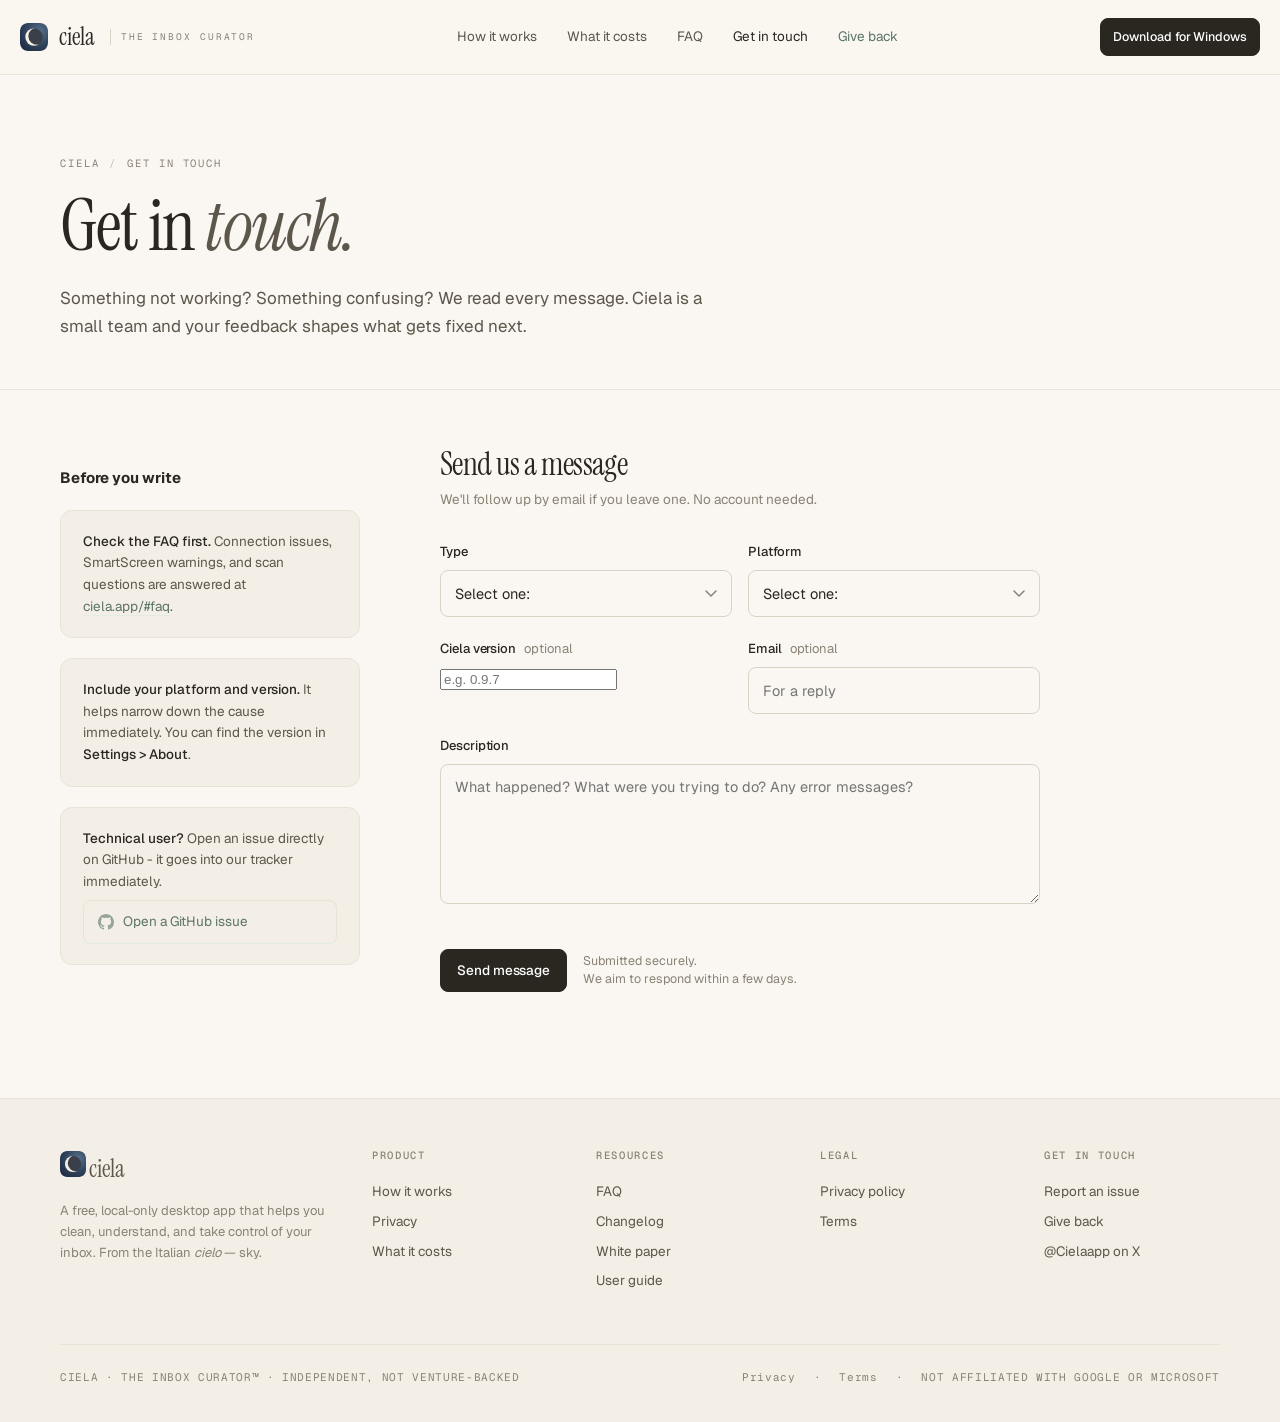
<file: contact.html>
﻿<!doctype html>
<html lang="en">
<head>
<meta charset="utf-8" />
<link rel="icon" type="image/png" href="favicon.png" />
<meta name="viewport" content="width=device-width,initial-scale=1" />
<title>Support Ciela</title>
<meta name="description" content="Report a bug, ask a question, or suggest an improvement for Ciela - the free local inbox cleaner for Gmail, Outlook, and 32+ IMAP providers." />
<meta name="robots" content="index, follow" />
<link rel="canonical" href="https://ciela.app/contact.html" />
<meta name="theme-color" content="#faf7f2" />

<!-- Open Graph -->
<meta property="og:type" content="website" />
<meta property="og:url" content="https://ciela.app/contact.html" />
<meta property="og:title" content="Support Ciela" />
<meta property="og:description" content="Report a bug or ask a question about Ciela." />
<meta property="og:site_name" content="Ciela" />
<meta property="og:locale" content="en_US" />

<!-- Twitter Card -->
<meta name="twitter:card" content="summary" />
<meta name="twitter:title" content="Support Ciela" />
<meta name="twitter:description" content="Report a bug or ask a question about Ciela." />
<meta name="twitter:site" content="@Cielaapp" />
<link rel="preconnect" href="https://fonts.googleapis.com">
<link rel="preconnect" href="https://fonts.gstatic.com" crossorigin>
<link href="https://fonts.googleapis.com/css2?family=Instrument+Serif:ital@0;1&family=Geist:wght@300;400;500;600&family=Geist+Mono:wght@400;500&display=swap" rel="stylesheet">
<link rel="stylesheet" href="shared.css">
<style>
  h1.title{font-family:"Instrument Serif",serif;font-weight:400;font-size:72px;line-height:1;letter-spacing:-0.025em;margin:18px 0 0;}
  h1.title .em{font-style:italic;color:var(--ink-2);}

  footer{padding:48px 0 36px;}

  /* layout */
  .layout{display:grid;grid-template-columns:300px 1fr;gap:80px;padding:56px 0 96px;align-items:start;}

  /* sidebar */
  .sidebar h4{font-family:"Geist Mono",monospace;font-size:10.5px;letter-spacing:.18em;color:var(--ink-3);text-transform:uppercase;margin:0 0 14px;font-weight:500;}
  .tip-card{background:var(--paper-2);border:1px solid var(--rule-soft);border-radius:12px;padding:20px 22px;margin-bottom:20px;}
  .tip-card p{font-size:13.5px;color:var(--ink-2);line-height:1.6;margin:0;}
  .tip-card p+p{margin-top:10px;}
  .tip-card strong{color:var(--ink);font-weight:500;}
  .tip-card a{color:var(--sage-deep);border-bottom:1px solid var(--sage-soft);}
  .github-link{display:flex;align-items:center;gap:9px;font-size:13.5px;color:var(--ink-2);padding:10px 14px;border:1px solid var(--rule-soft);border-radius:8px;margin-top:8px;transition:border-color .15s,color .15s;}
  .github-link:hover{border-color:var(--ink-3);color:var(--ink);}
  .github-link svg{flex-shrink:0;opacity:.6;}

  /* form */
  .form-wrap{max-width:600px;}
  .form-wrap h2{font-family:"Instrument Serif",serif;font-weight:400;font-size:32px;letter-spacing:-0.02em;line-height:1.15;margin:0 0 6px;}
  .form-wrap .sub{color:var(--ink-3);font-size:13.5px;margin:0 0 32px;}

  .field{margin-bottom:22px;}
  label{display:block;font-size:13px;font-weight:500;color:var(--ink);margin-bottom:7px;letter-spacing:-0.005em;}
  label .opt{font-weight:400;color:var(--ink-3);margin-left:5px;}
  select,input[type=email],textarea{
    width:100%;padding:11px 14px;border:1px solid var(--rule);border-radius:8px;
    background:var(--paper);color:var(--ink);font:inherit;font-size:14.5px;
    outline:none;transition:border-color .15s,box-shadow .15s;
    -webkit-appearance:none;appearance:none;
  }
  select{background-image:url("data:image/svg+xml,%3Csvg xmlns='http://www.w3.org/2000/svg' width='12' height='8' viewBox='0 0 12 8'%3E%3Cpath d='M1 1l5 5 5-5' stroke='%238a8275' stroke-width='1.5' fill='none' stroke-linecap='round'/%3E%3C/svg%3E");background-repeat:no-repeat;background-position:right 14px center;padding-right:36px;}
  select:focus,input[type=email]:focus,textarea:focus{border-color:var(--sage);box-shadow:0 0 0 3px var(--sage-soft);}
  textarea{resize:vertical;min-height:140px;line-height:1.55;}
  .row-2{display:grid;grid-template-columns:1fr 1fr;gap:16px;}

  .submit-row{display:flex;align-items:center;gap:16px;margin-top:28px;}
  .submit-note{font-size:12.5px;color:var(--ink-3);line-height:1.5;}

  /* success state */
  .success-msg{display:none;background:var(--sage-soft);border:1px solid var(--sage);border-radius:12px;padding:20px 24px;margin-top:20px;}
  .success-msg p{margin:0;font-size:14.5px;color:var(--sage-deep);line-height:1.6;}
  .success-msg strong{color:var(--sage-deep);}

  @media(max-width:900px){
    .layout{grid-template-columns:1fr;gap:32px;}
    .row-2{grid-template-columns:1fr;}
    h1.title{font-size:48px;}
  }
</style>
</head>
<body>

<nav class="nav">
  <div class="wide nav-inner">
    <a class="brand" href="https://ciela.app/" aria-label="Ciela home">
      <svg width="28" height="28" viewBox="0 0 100 100" aria-hidden style="border-radius:8px;">
        <defs>
          <radialGradient id="nav-sky" cx="0.7" cy="0.3" r="1.05"><stop offset="0%" stop-color="#56708a"/><stop offset="48%" stop-color="#2f435a"/><stop offset="100%" stop-color="#16203a"/></radialGradient>
          <mask id="nav-cre"><rect width="100" height="100" fill="black"/><circle cx="50" cy="50" r="31" fill="white"/><circle cx="61" cy="47" r="31" fill="black"/></mask>
        </defs>
        <rect width="100" height="100" rx="22" fill="url(#nav-sky)"/>
        <circle cx="50" cy="50" r="31" fill="#3a3f4a"/>
        <rect width="100" height="100" fill="#f5efe4" mask="url(#nav-cre)"/>
      </svg>
      <span class="word">ciela</span>
      <span class="sub">the inbox curator</span>
    </a>
    <div class="nav-links">
      <a href="https://ciela.app/#how">How it works</a>
      <a href="https://ciela.app/#free">What it costs</a>
      <a href="https://ciela.app/#faq">FAQ</a>
      <a href="contact.html" style="color:var(--ink);">Get in touch</a>
      <a href="give.html" class="nav-accent">Give back</a>
    </div>
    <div class="nav-right">
      <a class="btn dark small" href="https://ciela.app/#download">Download for Windows</a>
    </div>
  </div>
</nav>

<header class="pagehead">
  <div class="wide">
    <div class="crumbs"><a href="https://ciela.app/">Ciela</a><span class="sep">/</span><span>Get in touch</span></div>
    <h1 class="title">Get in <span class="em">touch.</span></h1>
    <p class="lede">Something not working? Something confusing? We read every message. Ciela is a small team and your feedback shapes what gets fixed next.</p>
  </div>
</header>

<hr class="rule"/>

<section class="wide">
  <div class="layout">

    <aside>
      <h4>Before you write</h4>

      <div class="tip-card">
        <p><strong>Check the FAQ first.</strong> Connection issues, SmartScreen warnings, and scan questions are answered at <a href="https://ciela.app/#faq">ciela.app/#faq</a>.</p>
      </div>

      <div class="tip-card">
        <p><strong>Include your platform and version.</strong> It helps narrow down the cause immediately. You can find the version in <strong>Settings > About</strong>.</p>
      </div>

      <div class="tip-card">
        <p><strong>Technical user?</strong> Open an issue directly on GitHub - it goes into our tracker immediately.</p>
        <a class="github-link" href="https://github.com/ciela-app/ciela-app.github.io/issues/new?labels=bug&template=bug_report.yml" target="_blank" rel="noopener">
          <svg width="16" height="16" viewBox="0 0 24 24" fill="currentColor"><path d="M12 0C5.37 0 0 5.37 0 12c0 5.31 3.435 9.795 8.205 11.385.6.105.825-.255.825-.57 0-.285-.015-1.23-.015-2.235-3.015.555-3.795-.735-4.035-1.41-.135-.345-.72-1.41-1.23-1.695-.42-.225-1.02-.78-.015-.795.945-.015 1.62.87 1.845 1.23 1.08 1.815 2.805 1.305 3.495.99.105-.78.42-1.305.765-1.605-2.67-.3-5.46-1.335-5.46-5.925 0-1.305.465-2.385 1.23-3.225-.12-.3-.54-1.53.12-3.18 0 0 1.005-.315 3.3 1.23.96-.27 1.98-.405 3-.405s2.04.135 3 .405c2.295-1.56 3.3-1.23 3.3-1.23.66 1.65.24 2.88.12 3.18.765.84 1.23 1.905 1.23 3.225 0 4.605-2.805 5.625-5.475 5.925.435.375.81 1.095.81 2.22 0 1.605-.015 2.895-.015 3.3 0 .315.225.69.825.57A12.02 12.02 0 0 0 24 12c0-6.63-5.37-12-12-12z"/></svg>
          Open a GitHub issue
        </a>
      </div>
    </aside>

    <div class="form-wrap">
      <h2>Send us a message</h2>
      <p class="sub">We'll follow up by email if you leave one. No account needed.</p>

      <form id="support-form" action="https://formspree.io/f/xlgqlobj" method="POST">
        <div class="row-2">
          <div class="field">
            <label for="type">Type</label>
            <select id="type" name="type" required>
              <option value="">Select one:</option>
              <option value="bug">Bug report</option>
              <option value="question">Question</option>
              <option value="feature">Feature request</option>
              <option value="other">Other</option>
            </select>
          </div>
          <div class="field">
            <label for="platform">Platform</label>
            <select id="platform" name="platform">
              <option value="">Select one:</option>
              <option value="windows">Windows</option>
              <option value="mac">macOS</option>
              <option value="linux">Linux</option>
            </select>
          </div>
        </div>

        <div class="row-2">
          <div class="field">
            <label for="version">Ciela version <span class="opt">optional</span></label>
            <input type="text" id="version" name="version" placeholder="e.g. 0.9.7" />
          </div>
          <div class="field">
            <label for="email">Email <span class="opt">optional</span></label>
            <input type="email" id="email" name="email" placeholder="For a reply" />
          </div>
        </div>

        <div class="field">
          <label for="message">Description</label>
          <textarea id="message" name="message" placeholder="What happened? What were you trying to do? Any error messages?" required></textarea>
        </div>

        <input type="text" name="_gotcha" style="display:none" tabindex="-1" autocomplete="off" />

        <div class="submit-row">
          <button type="submit" class="btn dark">Send message</button>
          <p class="submit-note">Submitted securely.<br>We aim to respond within a few days.</p>
        </div>
      </form>

      <div class="success-msg" id="success-msg">
        <p><strong>Message received - thank you.</strong> If you left an email address we'll be in touch. For urgent issues, you can also reach us at <a href="https://x.com/Cielaapp" target="_blank" rel="noopener">@Cielaapp</a>.</p>
      </div>
    </div>

  </div>
</section>

<footer>
  <div class="wide">
    <div class="foot-grid">
      <div>
        <a class="brand" href="https://ciela.app/" style="margin-bottom:14px;">
          <svg width="26" height="26" viewBox="0 0 100 100" aria-hidden style="border-radius:7px;">
            <defs>
              <radialGradient id="foot-sky" cx="0.7" cy="0.3" r="1.05"><stop offset="0%" stop-color="#56708a"/><stop offset="48%" stop-color="#2f435a"/><stop offset="100%" stop-color="#16203a"/></radialGradient>
              <mask id="foot-cre"><rect width="100" height="100" fill="black"/><circle cx="50" cy="50" r="31" fill="white"/><circle cx="61" cy="47" r="31" fill="black"/></mask>
            </defs>
            <rect width="100" height="100" rx="22" fill="url(#foot-sky)"/>
            <circle cx="50" cy="50" r="31" fill="#3a3f4a"/>
            <rect width="100" height="100" fill="#f5efe4" mask="url(#foot-cre)"/>
          </svg>
          <span class="word">ciela</span>
        </a>
        <p class="muted" style="font-size:13px;line-height:1.6;max-width:300px;margin:14px 0 0;">A free, local-only desktop app that helps you clean, understand, and take control of your inbox. From the Italian <em>cielo</em> — sky.</p>
      </div>
      <div>
        <h4>Product</h4>
        <a href="https://ciela.app/#how">How it works</a>
        <a href="https://ciela.app/#privacy">Privacy</a>
        <a href="https://ciela.app/#free">What it costs</a>
      </div>
      <div>
        <h4>Resources</h4>
        <a href="https://ciela.app/#faq">FAQ</a>
        <a href="Changelog.html">Changelog</a>
        <a href="Whitepaper.html">White paper</a>
        <a href="user-guide.pdf">User guide</a>
      </div>
      <div>
        <h4>Legal</h4>
        <a href="Privacy.html">Privacy policy</a>
        <a href="Terms.html">Terms</a>
      </div>
      <div>
        <h4>Get in touch</h4>
        <a href="contact.html">Report an issue</a>
        <a href="give.html">Give back</a>
        <a href="https://x.com/Cielaapp" target="_blank" rel="noopener">@Cielaapp on X</a>
      </div>
    </div>
    <div class="foot-bottom">
      <span>CIELA · THE INBOX CURATOR™ · INDEPENDENT, NOT VENTURE-BACKED</span>
      <span class="right">
        <a href="Privacy.html">Privacy</a>
        <span>·</span>
        <a href="Terms.html">Terms</a>
        <span>·</span>
        <span>NOT AFFILIATED WITH GOOGLE OR MICROSOFT</span>
      </span>
    </div>
  </div>
</footer>

<script>
  const form = document.getElementById('support-form');
  const success = document.getElementById('success-msg');
  form.addEventListener('submit', async function(e) {
    e.preventDefault();
    const data = new FormData(form);
    const res = await fetch(form.action, { method: 'POST', body: data, headers: { 'Accept': 'application/json' } });
    if (res.ok) {
      form.style.display = 'none';
      success.style.display = 'block';
    } else {
      alert('Something went wrong. Please try again or email us directly.');
    }
  });
</script>
<script data-goatcounter="https://ciela.goatcounter.com/count" async src="//gc.zgo.at/count.js"></script>
</body>
</html>
</file>
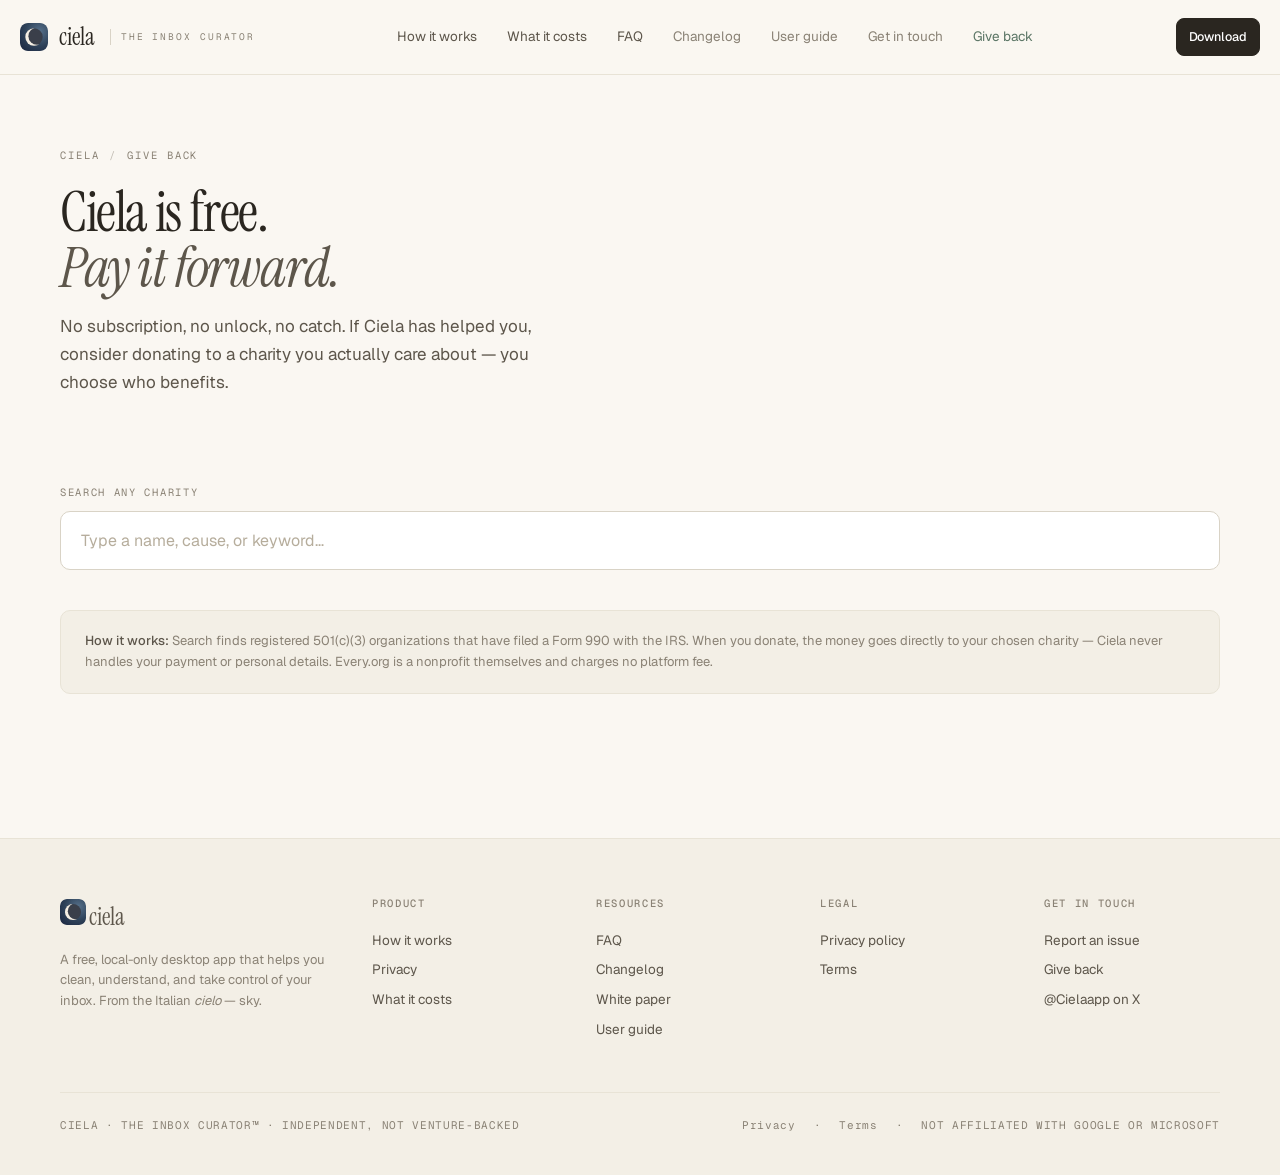
<file: give.html>
<!doctype html>
<html lang="en">
<head>
<meta charset="utf-8" />
<link rel="icon" type="image/png" href="favicon.png" />
<meta name="viewport" content="width=device-width,initial-scale=1" />
<title>Give Back — Ciela</title>
<meta name="description" content="Ciela is free. If it's helped you, donate to a charity you care about — you pick who benefits." />
<meta name="robots" content="index, follow" />
<meta property="og:type" content="website" />
<meta property="og:url" content="https://ciela.app/give.html" />
<meta property="og:title" content="Give Back — Ciela" />
<meta property="og:description" content="Ciela is free. If it's saved you time, donate to a charity you care about — you pick who benefits. Every.org handles it; we never touch a cent." />
<meta property="og:site_name" content="Ciela" />
<meta property="og:image" content="https://ciela.app/brand/ciela-icon-512.png" />
<meta name="twitter:card" content="summary" />
<meta name="twitter:title" content="Give Back — Ciela" />
<meta name="twitter:description" content="Ciela is free. If it's saved you time, donate to a charity you care about — you pick who benefits. Every.org handles it; we never touch a cent." />
<meta name="twitter:site" content="@Cielaapp" />
<link rel="canonical" href="https://ciela.app/give.html" />
<link rel="preconnect" href="https://fonts.googleapis.com">
<link rel="preconnect" href="https://fonts.gstatic.com" crossorigin>
<link href="https://fonts.googleapis.com/css2?family=Instrument+Serif:ital@0;1&family=Geist:wght@300;400;500;600&family=Geist+Mono:wght@400;500&display=swap" rel="stylesheet">
<link rel="stylesheet" href="shared.css">
<style>
  /* ── page-specific ── */
  .crumbs{margin-bottom:20px;}
  footer{margin-top:80px;}

  /* ── hero ── */
  .hero{padding:72px 0 48px;}
  .hero h1{font-family:"Instrument Serif",serif;font-weight:400;font-size:56px;line-height:1;letter-spacing:-0.025em;margin:0 0 16px;}
  .hero h1 em{font-style:italic;color:var(--ink-2);}
  .hero p{color:var(--ink-2);font-size:17px;line-height:1.65;margin:0;max-width:520px;}

  /* ── search ── */
  .search-section{padding:40px 0 64px;}
  .search-label{font-family:"Geist Mono",monospace;font-size:10.5px;letter-spacing:.16em;text-transform:uppercase;color:var(--ink-3);margin-bottom:10px;}
  .search-wrap{position:relative;}
  .search-input{
    width:100%;padding:16px 20px;
    border:1px solid var(--rule);border-radius:10px;
    background:#fff;color:var(--ink);
    font:inherit;font-size:16px;
    outline:none;transition:border-color .15s,box-shadow .15s;
    appearance:none;
  }
  .search-input:focus{border-color:var(--sage);box-shadow:0 0 0 3px var(--sage-soft);}
  .search-input::placeholder{color:var(--ink-4);}

  /* ── results ── */
  .results{margin-top:8px;}
  .result-card{
    display:flex;align-items:center;gap:14px;
    padding:14px 16px;border-radius:8px;
    border:1px solid var(--rule-soft);background:#fff;
    margin-bottom:6px;
    transition:border-color .12s,box-shadow .12s,padding .15s;
    cursor:default;
  }
  .result-card:hover{border-color:var(--rule);box-shadow:0 2px 8px rgba(0,0,0,.05);}
  .result-logo{
    width:40px;height:40px;border-radius:8px;
    object-fit:cover;flex-shrink:0;background:var(--paper-3);
    border:1px solid var(--rule-soft);
  }
  .result-logo-placeholder{
    width:40px;height:40px;border-radius:8px;flex-shrink:0;
    background:var(--paper-3);border:1px solid var(--rule-soft);
    display:flex;align-items:center;justify-content:center;
    color:var(--ink-4);font-size:18px;
  }
  .result-info{flex:1;min-width:0;}
  .result-name-row{display:flex;align-items:center;gap:7px;flex-wrap:wrap;}
  .result-name{font-weight:500;font-size:14px;letter-spacing:-0.005em;white-space:nowrap;overflow:hidden;text-overflow:ellipsis;}
  .badge-verified{font-family:"Geist Mono",monospace;font-size:9.5px;letter-spacing:.08em;text-transform:uppercase;color:var(--sage-deep);background:var(--sage-soft);border-radius:4px;padding:2px 6px;white-space:nowrap;flex-shrink:0;}
  .badge-irs{font-family:"Geist Mono",monospace;font-size:9.5px;letter-spacing:.08em;text-transform:uppercase;color:var(--ink-3);background:var(--paper-2);border:1px solid var(--rule-soft);border-radius:4px;padding:2px 6px;white-space:nowrap;flex-shrink:0;}
  .result-meta{display:flex;align-items:center;gap:10px;margin-top:3px;}
  .result-desc{color:var(--ink-3);font-size:12.5px;line-height:1.5;white-space:nowrap;overflow:hidden;text-overflow:ellipsis;flex:1;min-width:0;}
  .result-links{display:flex;gap:14px;margin-top:5px;}
  .result-link{font-size:11px;color:var(--ink-4);white-space:nowrap;text-decoration:none;border-bottom:1px solid transparent;transition:color .12s,border-color .12s;}
  .result-link:hover{color:var(--ink-3);border-bottom-color:var(--rule);}
  .result-actions{display:flex;flex-direction:column;align-items:flex-end;gap:6px;flex-shrink:0;}
  .btn-donate{
    display:inline-flex;align-items:center;
    padding:8px 16px;border-radius:7px;
    background:var(--ink);color:#fff;
    font:inherit;font-size:13px;font-weight:500;
    cursor:pointer;text-decoration:none;
    transition:background .12s;white-space:nowrap;
  }
  .btn-donate:hover{background:#3d3830;}

  .status{padding:12px 0;color:var(--ink-3);font-size:13.5px;display:flex;align-items:center;gap:10px;}
  .status.err{color:#b04040;}
  .status.warn{color:#8a6a2a;}
  .spinner{
    width:16px;height:16px;flex-shrink:0;
    border:2px solid var(--rule);border-top-color:var(--sage);
    border-radius:50%;
    animation:spin .7s linear infinite;
  }
  @keyframes spin{to{transform:rotate(360deg);}}

  /* ── note ── */
  .note{margin-top:40px;padding:20px 24px;border-radius:10px;background:var(--paper-2);border:1px solid var(--rule-soft);}
  .note p{color:var(--ink-3);font-size:13px;line-height:1.6;margin:0;}
  .note strong{color:var(--ink-2);font-weight:500;}

  @media(max-width:600px){
    .hero h1{font-size:38px;}
    .result-desc{display:none;}
  }
</style>
</head>
<body>

<nav class="nav">
  <div class="wide nav-inner">
    <a class="brand" href="https://ciela.app/" aria-label="Ciela home">
      <svg width="28" height="28" viewBox="0 0 100 100" aria-hidden style="border-radius:8px;">
        <defs>
          <radialGradient id="give-sky" cx="0.7" cy="0.3" r="1.05"><stop offset="0%" stop-color="#56708a"/><stop offset="48%" stop-color="#2f435a"/><stop offset="100%" stop-color="#16203a"/></radialGradient>
          <mask id="give-cre"><rect width="100" height="100" fill="black"/><circle cx="50" cy="50" r="31" fill="white"/><circle cx="61" cy="47" r="31" fill="black"/></mask>
        </defs>
        <rect width="100" height="100" rx="22" fill="url(#give-sky)"/>
        <circle cx="50" cy="50" r="31" fill="#3a3f4a"/>
        <rect width="100" height="100" fill="#f5efe4" mask="url(#give-cre)"/>
      </svg>
      <span class="word">ciela</span>
      <span class="sub">the inbox curator</span>
    </a>
    <div class="nav-links">
      <a href="https://ciela.app/#how">How it works</a>
      <a href="https://ciela.app/#free">What it costs</a>
      <a href="https://ciela.app/#faq">FAQ</a>
      <a href="Changelog.html" class="muted">Changelog</a>
      <a href="user-guide.pdf" class="muted">User guide</a>
      <a href="contact.html" class="muted">Get in touch</a>
      <a href="give.html" class="nav-accent">Give back</a>
    </div>
    <div class="nav-right">
      <a class="btn dark small" href="https://ciela.app/#download">Download</a>
    </div>
  </div>
</nav>

<section class="hero">
  <div class="wide">
    <div class="crumbs"><a href="https://ciela.app/">Ciela</a><span style="opacity:.5;">/</span><span>Give back</span></div>
    <h1>Ciela is free.<br><em>Pay it forward.</em></h1>
    <p>No subscription, no unlock, no catch. If Ciela has helped you, consider donating to a charity you actually care about — you choose who benefits.</p>
  </div>
</section>

<section class="search-section">
  <div class="wide">
    <div class="search-label">Search any charity</div>
    <div class="search-wrap">
      <input
        id="search"
        class="search-input"
        type="text"
        placeholder="Type a name, cause, or keyword…"
        autocomplete="off"
        spellcheck="false"
      />
    </div>
    <div id="results" class="results"></div>

    <div class="note">
      <p><strong>How it works:</strong> Search finds registered 501(c)(3) organizations that have filed a Form 990 with the IRS. When you donate, the money goes directly to your chosen charity — Ciela never handles your payment or personal details. Every.org is a nonprofit themselves and charges no platform fee.</p>
    </div>
  </div>
</section>

<footer>
  <div class="wide">
    <div class="foot-grid">
      <div>
        <a class="brand" href="https://ciela.app/" style="margin-bottom:14px;">
          <svg width="26" height="26" viewBox="0 0 100 100" aria-hidden style="border-radius:7px;">
            <defs>
              <radialGradient id="foot-sky" cx="0.7" cy="0.3" r="1.05"><stop offset="0%" stop-color="#56708a"/><stop offset="48%" stop-color="#2f435a"/><stop offset="100%" stop-color="#16203a"/></radialGradient>
              <mask id="foot-cre"><rect width="100" height="100" fill="black"/><circle cx="50" cy="50" r="31" fill="white"/><circle cx="61" cy="47" r="31" fill="black"/></mask>
            </defs>
            <rect width="100" height="100" rx="22" fill="url(#foot-sky)"/>
            <circle cx="50" cy="50" r="31" fill="#3a3f4a"/>
            <rect width="100" height="100" fill="#f5efe4" mask="url(#foot-cre)"/>
          </svg>
          <span class="word">ciela</span>
        </a>
        <p class="muted" style="font-size:13px;line-height:1.6;max-width:300px;margin:14px 0 0;">A free, local-only desktop app that helps you clean, understand, and take control of your inbox. From the Italian <em>cielo</em> — sky.</p>
      </div>
      <div>
        <h4>Product</h4>
        <a href="https://ciela.app/#how">How it works</a>
        <a href="https://ciela.app/#privacy">Privacy</a>
        <a href="https://ciela.app/#free">What it costs</a>
      </div>
      <div>
        <h4>Resources</h4>
        <a href="https://ciela.app/#faq">FAQ</a>
        <a href="Changelog.html">Changelog</a>
        <a href="Whitepaper.html">White paper</a>
        <a href="user-guide.pdf">User guide</a>
      </div>
      <div>
        <h4>Legal</h4>
        <a href="Privacy.html">Privacy policy</a>
        <a href="Terms.html">Terms</a>
      </div>
      <div>
        <h4>Get in touch</h4>
        <a href="contact.html">Report an issue</a>
        <a href="give.html">Give back</a>
        <a href="https://x.com/Cielaapp" target="_blank" rel="noopener">@Cielaapp on X</a>
      </div>
    </div>
    <div class="foot-bottom">
      <span>CIELA · THE INBOX CURATOR™ · INDEPENDENT, NOT VENTURE-BACKED</span>
      <span class="right">
        <a href="Privacy.html">Privacy</a>
        <span>·</span>
        <a href="Terms.html">Terms</a>
        <span>·</span>
        <span>NOT AFFILIATED WITH GOOGLE OR MICROSOFT</span>
      </span>
    </div>
  </div>
</footer>

<script>
  // ── config ───────────────────────────────────────────────────────────────
  const EO_KEY        = 'pk_live_5d817379cdae1b9bb4ba0099cd051d43';
  const WEBHOOK_TOKEN = '290f156eed18';
  const PP_PROXY      = 'https://script.google.com/macros/s/AKfycbyEE4h6T2YEluhnrBOfqvtCVD3a_RO_ZsaJDrwi27Z0ur56Jz2xAXoHkz3NeWuWvChlZQ/exec';

  // ── search ───────────────────────────────────────────────────────────────
  const input   = document.getElementById('search');
  const results = document.getElementById('results');
  let timer;

  input.addEventListener('input', () => {
    clearTimeout(timer);
    const q = input.value.trim();
    if (q.length < 2) { results.innerHTML = ''; return; }
    timer = setTimeout(() => search(q), 320);
  });

  function spin(msg) {
    results.innerHTML = `<p class="status"><span class="spinner"></span>${msg}</p>`;
  }

  async function search(q) {
    spin('Searching…');
    let list;
    try {
      const res  = await fetch(`https://partners.every.org/v0.2/search/${encodeURIComponent(q)}?apiKey=${EO_KEY}`);
      if (!res.ok) throw new Error(`Every.org returned ${res.status}`);
      const data = await res.json();
      list = (data.nonprofits || [])
        .sort((a,b) => (b.hasAdmin?1:0)-(a.hasAdmin?1:0))
        .slice(0, 12);
    } catch (err) {
      const offline = !navigator.onLine;
      results.innerHTML = `<p class="status err">${
        offline
          ? 'You appear to be offline. Check your connection and try again.'
          : 'Search failed — Every.org could not be reached. Try again in a moment.'
      }</p>`;
      return;
    }

    if (!list.length) {
      results.innerHTML = `<p class="status">No charities found for "<strong>${escHtml(q)}</strong>". Try a different name or keyword.</p>`;
      return;
    }

    spin('Verifying with IRS records…');

    let verified;
    try {
      verified = await Promise.all(list.map(np => fetchProPublicaData(np.ein)));
    } catch {
      verified = list.map(() => undefined);
    }

    const allFailed = verified.every(v => v === undefined);

    const filtered = list
      .map((np, i) => ({ ...np, _pp: verified[i] }))
      .filter(np => allFailed || np._pp !== null);

    if (!filtered.length) {
      results.innerHTML = `<p class="status">No 990-filing charities found for "<strong>${escHtml(q)}</strong>". Try a broader search term.</p>`;
      return;
    }

    render(filtered, allFailed);
  }

  // ── render ────────────────────────────────────────────────────────────────
  function render(list, allFailed) {
    results.innerHTML = list.map(np => {
      const logo = np.logoUrl
        ? `<img class="result-logo" src="${np.logoUrl}" alt="" loading="lazy" />`
        : `<div class="result-logo-placeholder">♡</div>`;
      const verifiedBadge = np.hasAdmin ? `<span class="badge-verified" title="This charity has claimed and verified their profile on Every.org">Verified</span>` : '';
      const irsBadge      = (!allFailed && np._pp) ? `<span class="badge-irs" title="This charity has filed Form 990 financial disclosures with the IRS, confirming they are an active registered nonprofit">IRS 990</span>` : '';
      const desc          = np.description ? `<div class="result-desc">${escHtml(np.description.slice(0,100))}</div>` : '';
      const cleanEin      = (np.ein || '').replace(/[^0-9]/g, '');
      const ppUrl         = cleanEin ? `https://projects.propublica.org/nonprofits/organizations/${cleanEin}` : '';
      const cnUrl         = `https://www.charitynavigator.org/search?q=${encodeURIComponent(np.name)}`;
      const ppLink        = ppUrl ? `<a class="result-link" href="${ppUrl}" target="_blank" rel="noopener">IRS filings ↗</a>` : '';
      const donateUrl     = `https://www.every.org/${encodeURIComponent(np.slug)}?webhook_token=${WEBHOOK_TOKEN}#donate`;
      return `
        <div class="result-card">
          ${logo}
          <div class="result-info">
            <div class="result-name-row">
              <span class="result-name">${escHtml(np.name)}</span>
              ${verifiedBadge}
              ${irsBadge}
            </div>
            <div class="result-meta">
              ${desc}
            </div>
            <div class="result-links">
              ${ppLink}
              <a class="result-link" href="${cnUrl}" target="_blank" rel="noopener">Charity Navigator ↗</a>
            </div>
          </div>
          <div class="result-actions">
            <a class="btn-donate" href="${donateUrl}" target="_blank" rel="noopener">Donate</a>
          </div>
        </div>`;
    }).join('');
  }

  // ── ProPublica 990 fetch (via Apps Script proxy) ──────────────────────────
  async function fetchProPublicaData(ein) {
    if (!ein) return null;
    const cleanEin = ein.replace(/[^0-9]/g, '');
    const controller = new AbortController();
    const timeout = setTimeout(() => controller.abort(), 8000);
    try {
      const res = await fetch(`${PP_PROXY}?ein=${cleanEin}`, { signal: controller.signal });
      clearTimeout(timeout);
      const data = await res.json();
      if (data.error) return undefined;
      return data.filings > 0 ? (data.lastYear || true) : null;
    } catch {
      clearTimeout(timeout);
      return undefined;
    }
  }

  // ── util ──────────────────────────────────────────────────────────────────
  function escHtml(s) {
    return s.replace(/&/g,'&amp;').replace(/</g,'&lt;').replace(/>/g,'&gt;').replace(/"/g,'&quot;');
  }
</script>
</body>
</html>
</file>
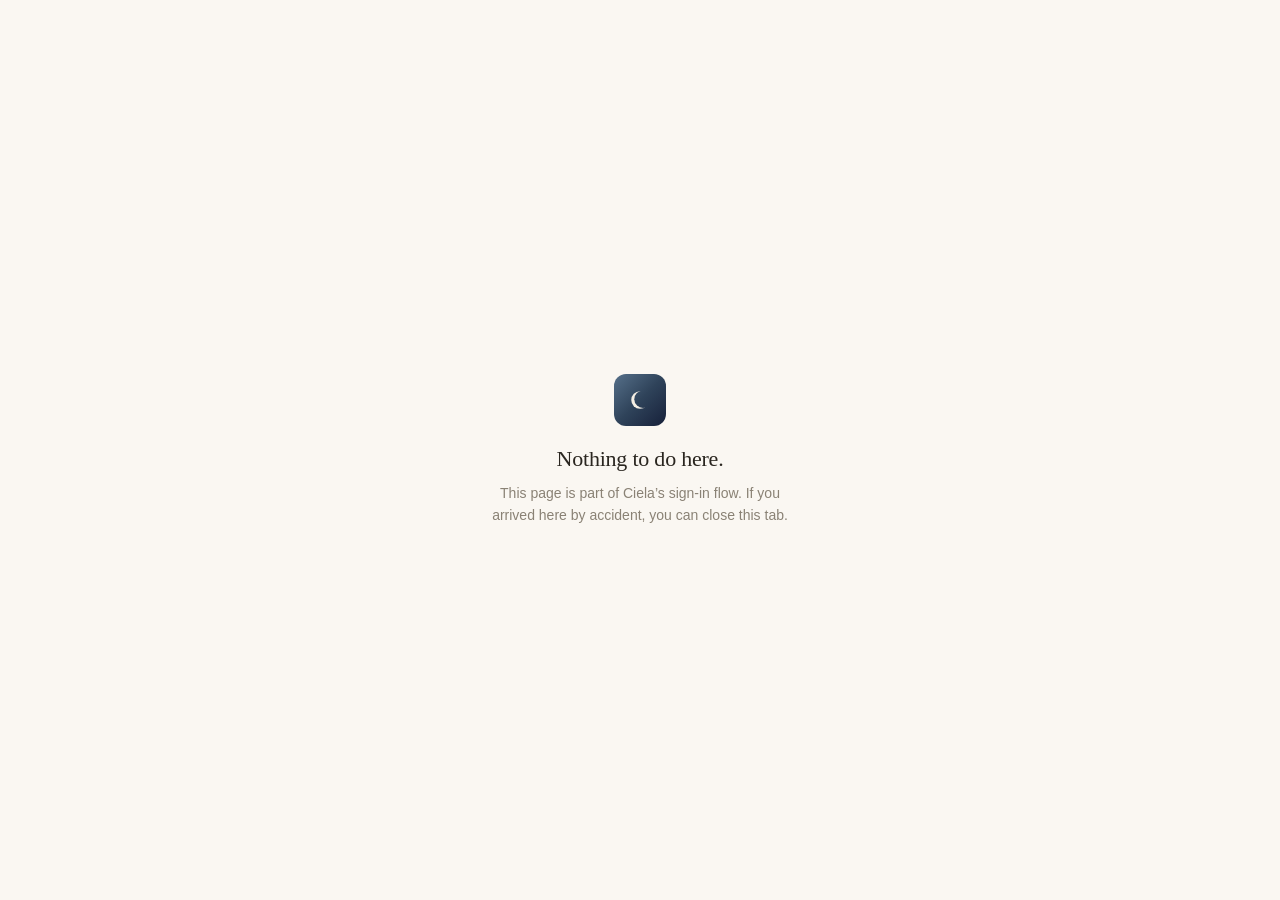
<file: oauth-callback.html>
<!doctype html>
<html lang="en">
<head>
  <meta charset="utf-8">
  <meta name="viewport" content="width=device-width, initial-scale=1">
  <meta name="robots" content="noindex, nofollow">
  <title>Returning to Ciela…</title>
  <style>
    *, *::before, *::after { box-sizing: border-box; margin: 0; padding: 0; }
    body {
      min-height: 100vh;
      background: #faf7f2;
      color: #2a2620;
      font-family: -apple-system, "Helvetica Neue", sans-serif;
      display: flex;
      flex-direction: column;
      align-items: center;
      justify-content: center;
      padding: 32px 24px;
      text-align: center;
    }
    .mark {
      width: 52px; height: 52px;
      border-radius: 12px;
      background: linear-gradient(135deg, #56708a 0%, #2f435a 50%, #16203a 100%);
      margin: 0 auto 20px;
      display: flex; align-items: center; justify-content: center;
    }
    h1 {
      font-family: Georgia, "Times New Roman", serif;
      font-size: 22px;
      font-weight: 400;
      letter-spacing: -0.01em;
      color: #2a2620;
      margin-bottom: 10px;
    }
    p {
      font-size: 14px;
      color: #8a8275;
      line-height: 1.6;
      max-width: 320px;
    }
    .error { color: #92400e; }
  </style>
</head>
<body>
  <div class="mark">
    <svg width="28" height="28" viewBox="0 0 512 512" aria-hidden="true">
      <defs>
        <mask id="c">
          <rect width="512" height="512" fill="black"/>
          <circle cx="256" cy="256" r="160" fill="white"/>
          <circle cx="312" cy="240" r="160" fill="black"/>
        </mask>
      </defs>
      <rect width="512" height="512" fill="transparent"/>
      <rect width="512" height="512" fill="#f5efe4" mask="url(#c)"/>
    </svg>
  </div>

  <h1 id="heading">Returning to Ciela…</h1>
  <p id="msg">Finishing sign-in. This tab will close on its own.</p>

  <script>
    var p = new URLSearchParams(window.location.search);
    var code  = p.get("code");
    var state = p.get("state");
    var error = p.get("error");

    if (error) {
      document.getElementById("heading").textContent = "Sign-in cancelled.";
      document.getElementById("msg").textContent = "You can close this tab and try again in Ciela.";
      document.getElementById("msg").className = "error";
      window.location.href = "ciela://oauth-callback?error=" + encodeURIComponent(error);
    } else if (code && state) {
      window.location.href =
        "ciela://oauth-callback?code=" + encodeURIComponent(code) +
        "&state=" + encodeURIComponent(state);
    } else {
      // Direct navigation — no OAuth params present.
      document.getElementById("heading").textContent = "Nothing to do here.";
      document.getElementById("msg").textContent =
        "This page is part of Ciela’s sign-in flow. If you arrived here by accident, you can close this tab.";
    }
  </script>
</body>
</html>
</file>
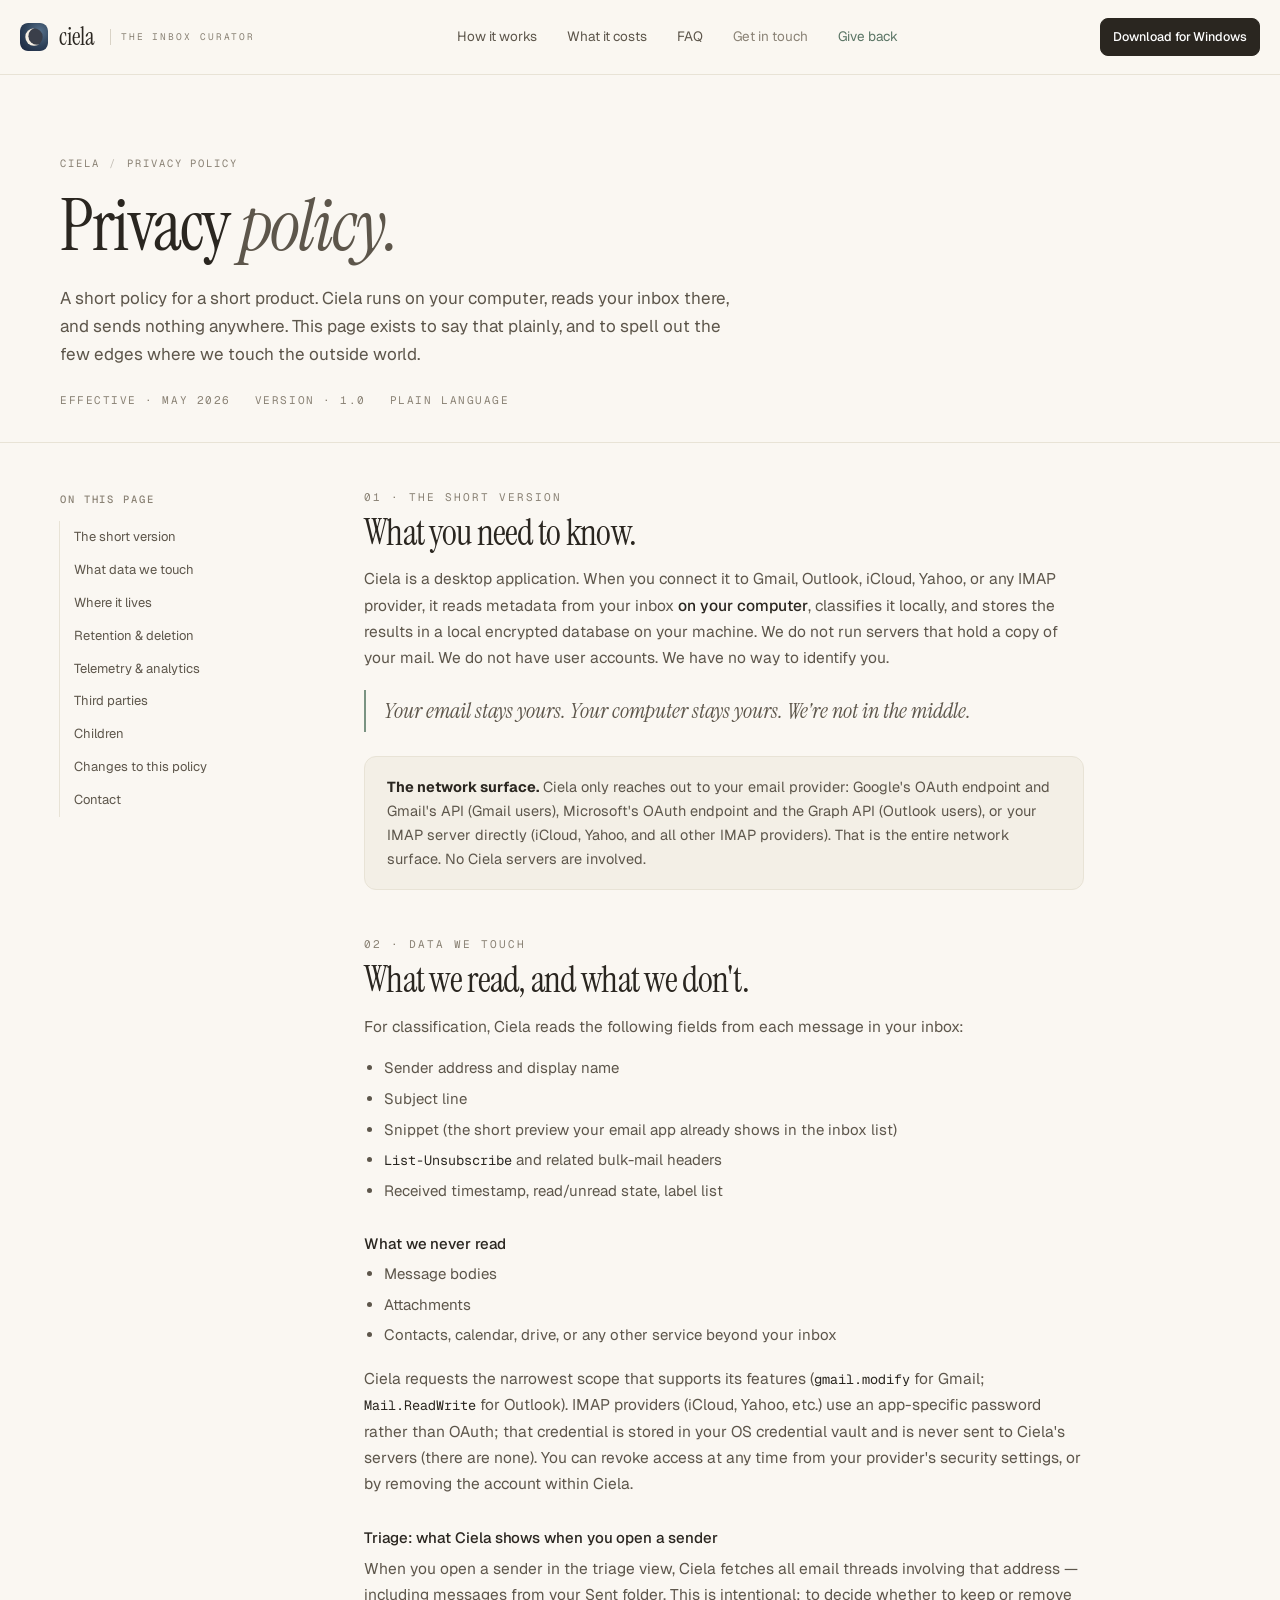
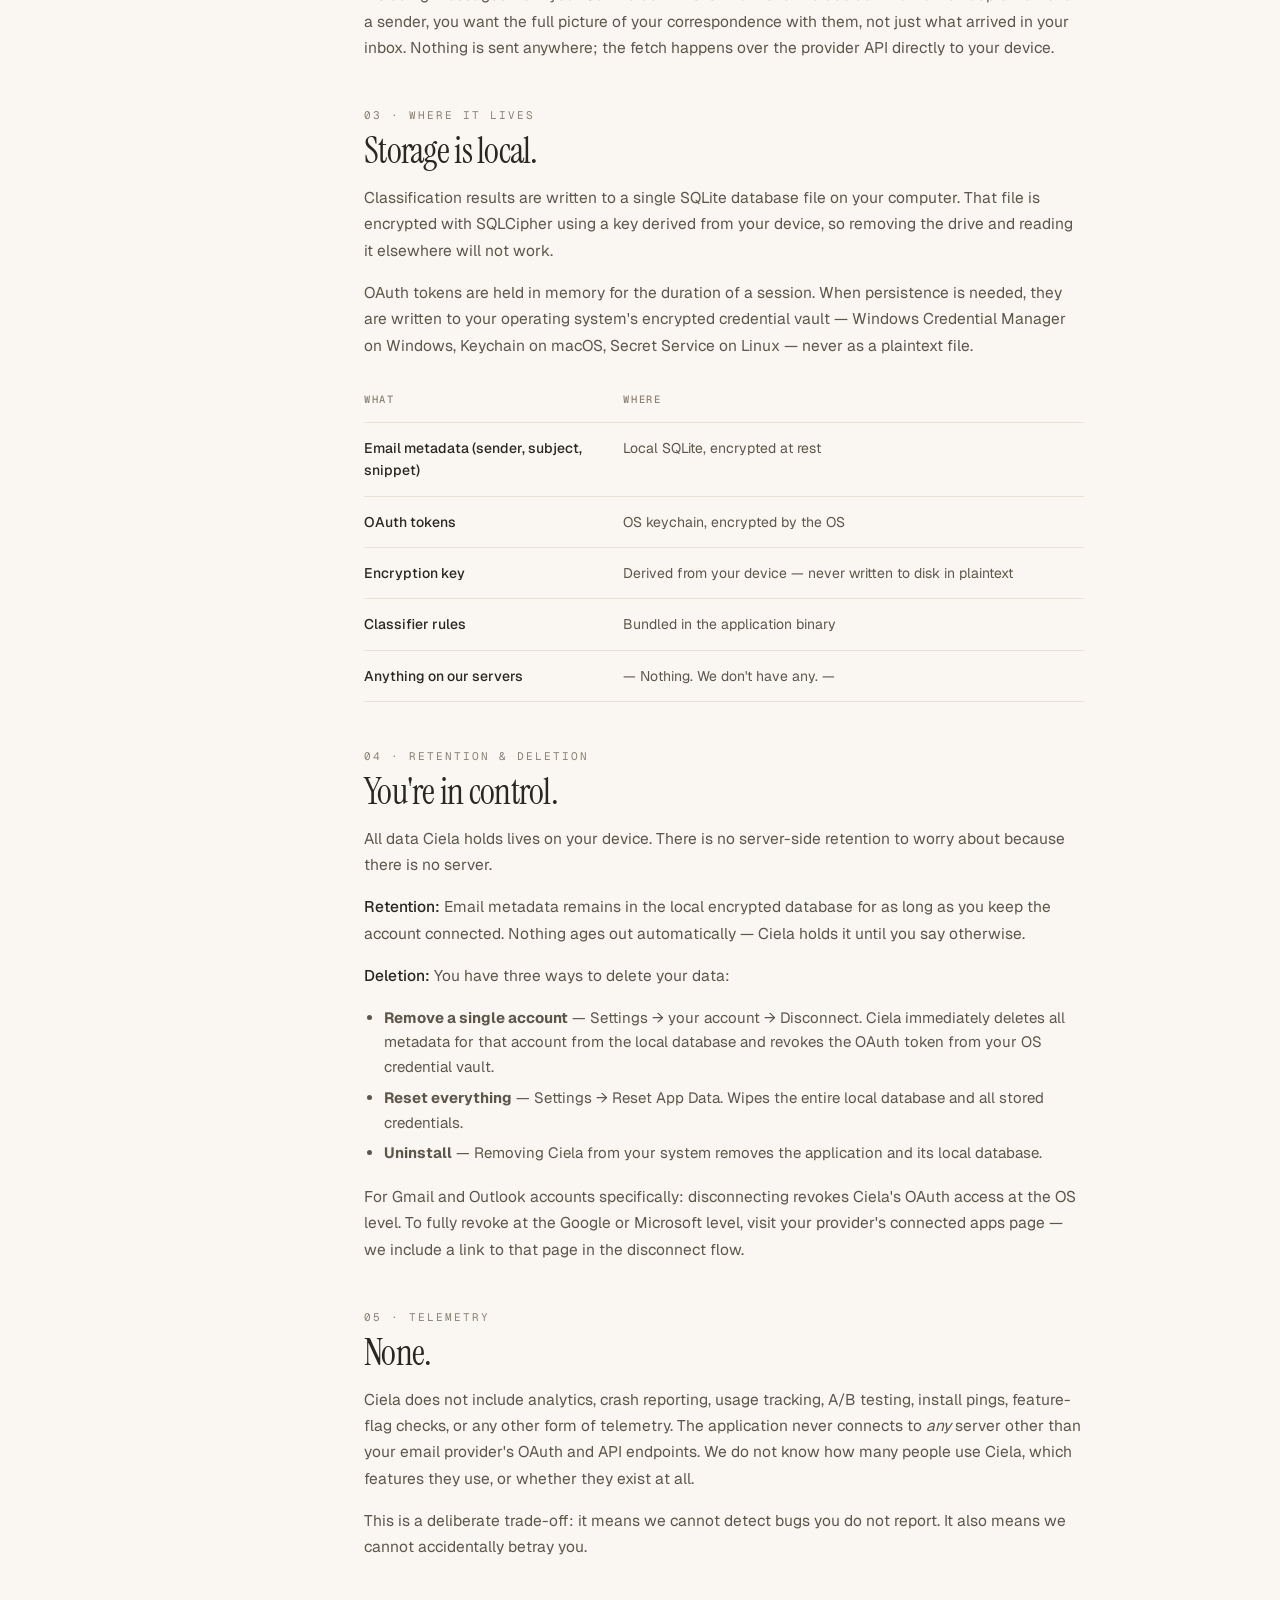
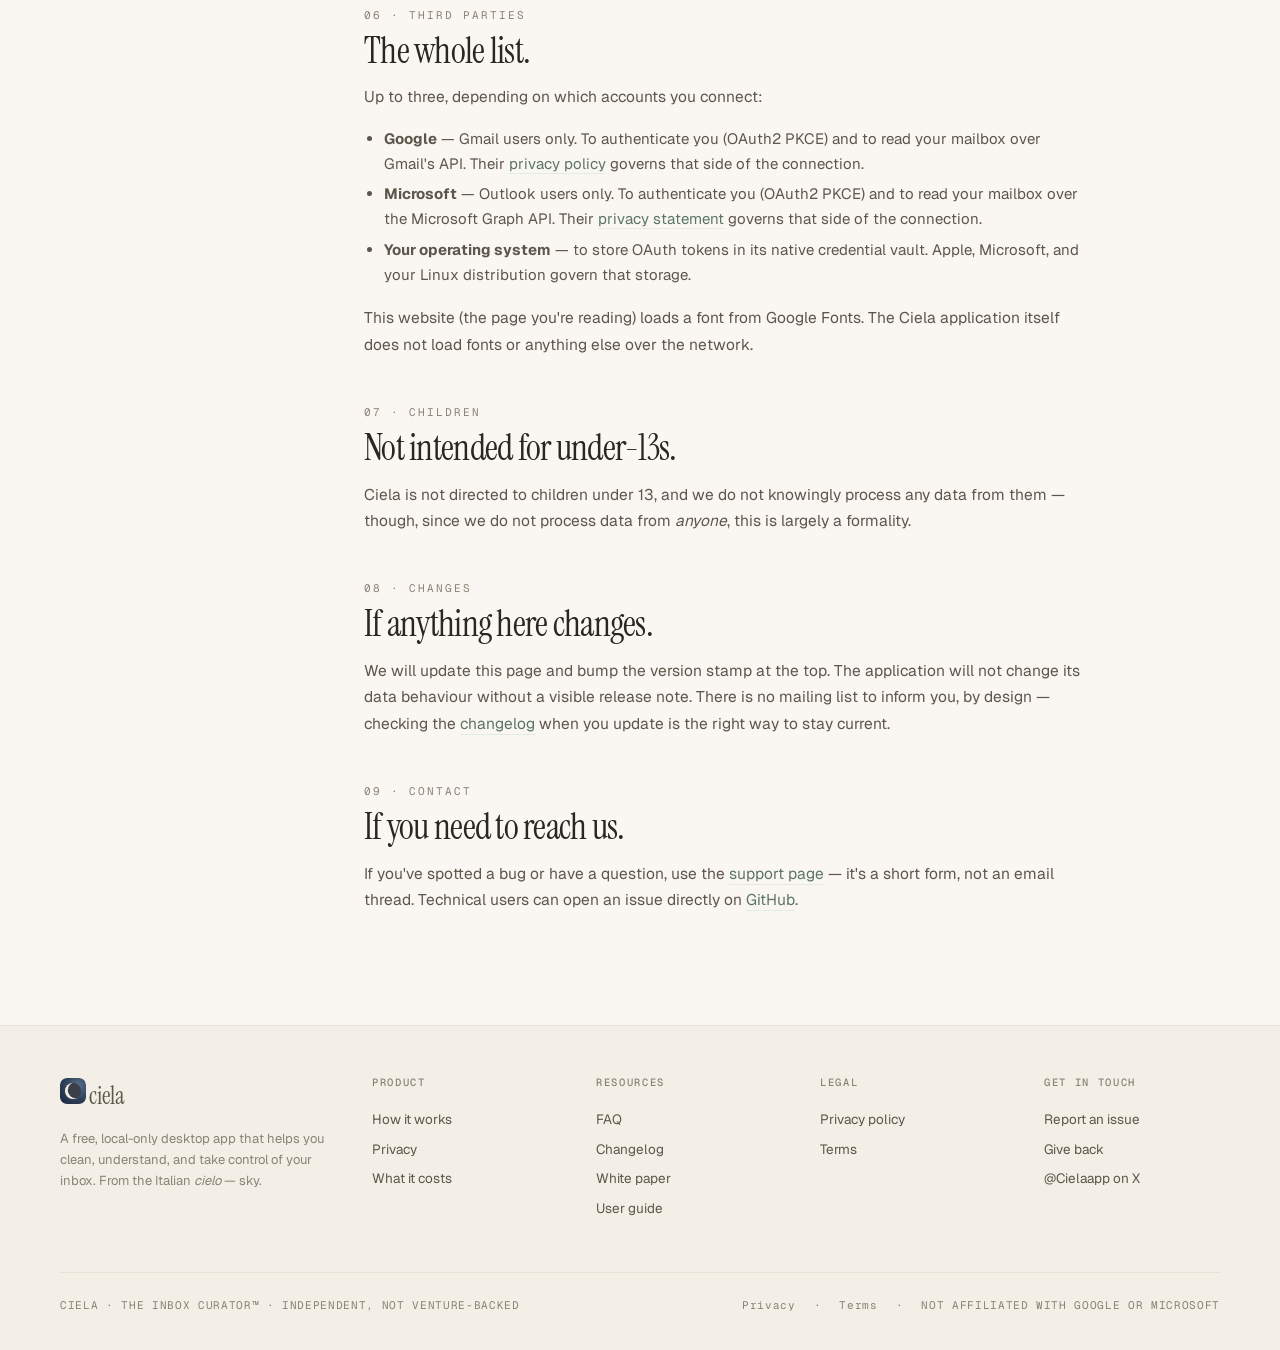
<file: Privacy.html>
﻿<!doctype html>
<html lang="en">
<head>
<meta charset="utf-8" />
<link rel="icon" type="image/png" href="favicon.png" />
<meta name="viewport" content="width=device-width,initial-scale=1" />
<title>Privacy Policy — Ciela</title>
<meta name="description" content="Privacy policy for Ciela, the free inbox cleaner for Gmail, Outlook, iCloud, Yahoo, Fastmail, and 32+ IMAP providers on Windows, macOS, and Linux. Local-only — your email never leaves your device. No cloud, no accounts, no telemetry." />
<meta name="robots" content="index, follow" />
<link rel="canonical" href="https://ciela.app/Privacy.html" />
<meta name="theme-color" content="#faf7f2" />

<!-- Open Graph -->
<meta property="og:type" content="website" />
<meta property="og:url" content="https://ciela.app/Privacy.html" />
<meta property="og:title" content="Privacy Policy — Ciela" />
<meta property="og:description" content="Ciela is local-only — your email never leaves your device. No cloud, no accounts, no telemetry." />
<meta property="og:site_name" content="Ciela" />
<meta property="og:locale" content="en_US" />

<!-- Twitter Card -->
<meta name="twitter:card" content="summary" />
<meta name="twitter:title" content="Privacy Policy — Ciela" />
<meta name="twitter:description" content="Ciela is local-only — your email never leaves your device. No cloud, no accounts, no telemetry." />
<meta name="twitter:site" content="@Cielaapp" />
<link rel="preconnect" href="https://fonts.googleapis.com">
<link rel="preconnect" href="https://fonts.gstatic.com" crossorigin>
<link href="https://fonts.googleapis.com/css2?family=Instrument+Serif:ital@0;1&family=Geist:wght@300;400;500;600&family=Geist+Mono:wght@400;500&display=swap" rel="stylesheet">
<link rel="stylesheet" href="shared.css">
<style>
  .em{font-style:italic;color:var(--ink-2);}

  h1.title{font-family:"Instrument Serif",serif;font-weight:400;font-size:72px;line-height:1;letter-spacing:-0.025em;margin:18px 0 0;}
  h1.title .em{font-style:italic;color:var(--ink-2);}

  footer{padding:48px 0 36px;}

  /* article layout */
  .article{display:grid;grid-template-columns:240px 1fr;gap:64px;padding:48px 0 96px;align-items:start;}
  .toc{position:sticky;top:120px;}
  .toc h4{font-family:"Geist Mono",monospace;font-size:10.5px;letter-spacing:.18em;color:var(--ink-3);text-transform:uppercase;margin:0 0 14px;font-weight:500;}
  .toc a{display:block;font-size:13px;color:var(--ink-2);padding:6px 0;border-left:1px solid var(--rule-soft);padding-left:14px;margin-left:-1px;}
  .toc a:hover{color:var(--ink);border-color:var(--ink-3);}

  .prose{max-width:720px;}
  .prose h2{font-family:"Instrument Serif",serif;font-weight:400;font-size:36px;letter-spacing:-0.02em;line-height:1.1;margin:48px 0 14px;}
  .prose h2:first-child{margin-top:0;}
  .prose h2 .num{font-family:"Geist Mono",monospace;font-size:11px;letter-spacing:.18em;color:var(--ink-3);display:block;text-transform:uppercase;margin-bottom:10px;}
  .prose h3{font-family:"Geist",sans-serif;font-weight:500;font-size:15px;margin:28px 0 6px;letter-spacing:-0.005em;}
  .prose p{color:var(--ink-2);font-size:15.5px;line-height:1.7;margin:0 0 16px;}
  .prose p strong{color:var(--ink);font-weight:500;}
  .prose a{color:var(--sage-deep);border-bottom:1px solid var(--sage-soft);}
  .prose ul{margin:0 0 18px;padding-left:20px;color:var(--ink-2);}
  .prose li{margin:6px 0;line-height:1.65;}
  .prose .callout{background:var(--paper-2);border:1px solid var(--rule-soft);border-radius:12px;padding:18px 22px;margin:24px 0;color:var(--ink-2);font-size:14.5px;line-height:1.65;}
  .prose .callout strong{color:var(--ink);}
  .prose .mono{font-family:"Geist Mono",monospace;font-size:13.5px;color:var(--ink);}
  .prose blockquote{border-left:2px solid var(--sage);padding:6px 18px;margin:18px 0;color:var(--ink-2);font-family:"Instrument Serif",serif;font-size:22px;line-height:1.4;font-style:italic;}

  table.facts{width:100%;border-collapse:collapse;margin:18px 0 24px;}
  table.facts td,table.facts th{padding:14px 0;border-bottom:1px solid var(--rule-soft);text-align:left;font-size:14px;color:var(--ink-2);vertical-align:top;}
  table.facts th{font-family:"Geist Mono",monospace;font-size:10.5px;letter-spacing:.16em;text-transform:uppercase;color:var(--ink-3);font-weight:500;}
  table.facts td.k{color:var(--ink);font-weight:500;width:36%;}

  @media (max-width:900px){
    .article{grid-template-columns:1fr;gap:24px;}
    .toc{position:static;}
    h1.title{font-size:48px;}
  }
</style>
</head>
<body>

<nav class="nav">
  <div class="wide nav-inner">
    <a class="brand" href="https://ciela.app/" aria-label="Ciela home">
      <svg width="28" height="28" viewBox="0 0 100 100" aria-hidden style="border-radius:8px;">
        <defs>
          <radialGradient id="nav-sky" cx="0.7" cy="0.3" r="1.05"><stop offset="0%" stop-color="#56708a"/><stop offset="48%" stop-color="#2f435a"/><stop offset="100%" stop-color="#16203a"/></radialGradient>
          <mask id="nav-cre"><rect width="100" height="100" fill="black"/><circle cx="50" cy="50" r="31" fill="white"/><circle cx="61" cy="47" r="31" fill="black"/></mask>
        </defs>
        <rect width="100" height="100" rx="22" fill="url(#nav-sky)"/>
        <circle cx="50" cy="50" r="31" fill="#3a3f4a"/>
        <rect width="100" height="100" fill="#f5efe4" mask="url(#nav-cre)"/>
      </svg>
      <span class="word">ciela</span>
      <span class="sub">the inbox curator</span>
    </a>
    <div class="nav-links">
      <a href="https://ciela.app/#how">How it works</a>
      <a href="https://ciela.app/#free">What it costs</a>
      <a href="https://ciela.app/#faq">FAQ</a>
      <a href="contact.html" class="muted">Get in touch</a>
      <a href="give.html" class="nav-accent">Give back</a>
    </div>
    <div class="nav-right">
      <a class="btn dark small" href="https://ciela.app/#download">Download for Windows</a>
    </div>
  </div>
</nav>

<header class="pagehead">
  <div class="wide">
    <div class="crumbs"><a href="https://ciela.app/">Ciela</a><span class="sep">/</span><span>Privacy policy</span></div>
    <h1 class="title">Privacy <span class="em">policy.</span></h1>
    <p class="lede">
      A short policy for a short product. Ciela runs on your computer, reads your inbox there, and sends nothing anywhere. This page exists to say that plainly, and to spell out the few edges where we touch the outside world.
    </p>
    <div class="meta">
      <span>EFFECTIVE · MAY 2026</span>
      <span>VERSION · 1.0</span>
      <span>PLAIN LANGUAGE</span>
    </div>
  </div>
</header>

<hr class="rule"/>

<section class="wide">
  <div class="article">
    <aside class="toc">
      <h4>On this page</h4>
      <a href="#summary">The short version</a>
      <a href="#data">What data we touch</a>
      <a href="#storage">Where it lives</a>
      <a href="#retention">Retention &amp; deletion</a>
      <a href="#telemetry">Telemetry &amp; analytics</a>
      <a href="#third-parties">Third parties</a>
      <a href="#children">Children</a>
      <a href="#changes">Changes to this policy</a>
      <a href="#contact">Contact</a>
    </aside>

    <article class="prose">
      <h2 id="summary"><span class="num">01 · The short version</span>What you need to know.</h2>
      <p>Ciela is a desktop application. When you connect it to Gmail, Outlook, iCloud, Yahoo, or any IMAP provider, it reads metadata from your inbox <strong>on your computer</strong>, classifies it locally, and stores the results in a local encrypted database on your machine. We do not run servers that hold a copy of your mail. We do not have user accounts. We have no way to identify you.</p>
      <blockquote>Your email stays yours. Your computer stays yours. We're not in the middle.</blockquote>
      <div class="callout">
        <strong>The network surface.</strong> Ciela only reaches out to your email provider: Google's OAuth endpoint and Gmail's API (Gmail users), Microsoft's OAuth endpoint and the Graph API (Outlook users), or your IMAP server directly (iCloud, Yahoo, and all other IMAP providers). That is the entire network surface. No Ciela servers are involved.
      </div>

      <h2 id="data"><span class="num">02 · Data we touch</span>What we read, and what we don't.</h2>
      <p>For classification, Ciela reads the following fields from each message in your inbox:</p>
      <ul>
        <li>Sender address and display name</li>
        <li>Subject line</li>
        <li>Snippet (the short preview your email app already shows in the inbox list)</li>
        <li><span class="mono">List-Unsubscribe</span> and related bulk-mail headers</li>
        <li>Received timestamp, read/unread state, label list</li>
      </ul>
      <h3>What we never read</h3>
      <ul>
        <li>Message bodies</li>
        <li>Attachments</li>
        <li>Contacts, calendar, drive, or any other service beyond your inbox</li>
      </ul>
      <p>Ciela requests the narrowest scope that supports its features (<span class="mono">gmail.modify</span> for Gmail; <span class="mono">Mail.ReadWrite</span> for Outlook). IMAP providers (iCloud, Yahoo, etc.) use an app-specific password rather than OAuth; that credential is stored in your OS credential vault and is never sent to Ciela's servers (there are none). You can revoke access at any time from your provider's security settings, or by removing the account within Ciela.</p>
      <h3>Triage: what Ciela shows when you open a sender</h3>
      <p>When you open a sender in the triage view, Ciela fetches all email threads involving that address — including messages from your Sent folder. This is intentional: to decide whether to keep or remove a sender, you want the full picture of your correspondence with them, not just what arrived in your inbox. Nothing is sent anywhere; the fetch happens over the provider API directly to your device.</p>

      <h2 id="storage"><span class="num">03 · Where it lives</span>Storage is local.</h2>
      <p>Classification results are written to a single SQLite database file on your computer. That file is encrypted with SQLCipher using a key derived from your device, so removing the drive and reading it elsewhere will not work.</p>
      <p>OAuth tokens are held in memory for the duration of a session. When persistence is needed, they are written to your operating system's encrypted credential vault — Windows Credential Manager on Windows, Keychain on macOS, Secret Service on Linux — never as a plaintext file.</p>

      <table class="facts">
        <thead><tr><th>What</th><th>Where</th></tr></thead>
        <tbody>
          <tr><td class="k">Email metadata (sender, subject, snippet)</td><td>Local SQLite, encrypted at rest</td></tr>
          <tr><td class="k">OAuth tokens</td><td>OS keychain, encrypted by the OS</td></tr>
          <tr><td class="k">Encryption key</td><td>Derived from your device — never written to disk in plaintext</td></tr>
          <tr><td class="k">Classifier rules</td><td>Bundled in the application binary</td></tr>
          <tr><td class="k">Anything on our servers</td><td>— Nothing. We don't have any. —</td></tr>
        </tbody>
      </table>

      <h2 id="retention"><span class="num">04 · Retention &amp; deletion</span>You're in control.</h2>
      <p>All data Ciela holds lives on your device. There is no server-side retention to worry about because there is no server.</p>
      <p><strong>Retention:</strong> Email metadata remains in the local encrypted database for as long as you keep the account connected. Nothing ages out automatically — Ciela holds it until you say otherwise.</p>
      <p><strong>Deletion:</strong> You have three ways to delete your data:</p>
      <ul>
        <li><strong>Remove a single account</strong> — Settings → your account → Disconnect. Ciela immediately deletes all metadata for that account from the local database and revokes the OAuth token from your OS credential vault.</li>
        <li><strong>Reset everything</strong> — Settings → Reset App Data. Wipes the entire local database and all stored credentials.</li>
        <li><strong>Uninstall</strong> — Removing Ciela from your system removes the application and its local database.</li>
      </ul>
      <p>For Gmail and Outlook accounts specifically: disconnecting revokes Ciela's OAuth access at the OS level. To fully revoke at the Google or Microsoft level, visit your provider's connected apps page — we include a link to that page in the disconnect flow.</p>

      <h2 id="telemetry"><span class="num">05 · Telemetry</span>None.</h2>
      <p>Ciela does not include analytics, crash reporting, usage tracking, A/B testing, install pings, feature-flag checks, or any other form of telemetry. The application never connects to <em>any</em> server other than your email provider's OAuth and API endpoints. We do not know how many people use Ciela, which features they use, or whether they exist at all.</p>
      <p>This is a deliberate trade-off: it means we cannot detect bugs you do not report. It also means we cannot accidentally betray you.</p>

      <h2 id="third-parties"><span class="num">06 · Third parties</span>The whole list.</h2>
      <p>Up to three, depending on which accounts you connect:</p>
      <ul>
        <li><strong>Google</strong> — Gmail users only. To authenticate you (OAuth2 PKCE) and to read your mailbox over Gmail's API. Their <a href="https://policies.google.com/privacy">privacy policy</a> governs that side of the connection.</li>
        <li><strong>Microsoft</strong> — Outlook users only. To authenticate you (OAuth2 PKCE) and to read your mailbox over the Microsoft Graph API. Their <a href="https://privacy.microsoft.com/en-us/privacystatement">privacy statement</a> governs that side of the connection.</li>
        <li><strong>Your operating system</strong> — to store OAuth tokens in its native credential vault. Apple, Microsoft, and your Linux distribution govern that storage.</li>
      </ul>
      <p>This website (the page you're reading) loads a font from Google Fonts. The Ciela application itself does not load fonts or anything else over the network.</p>

      <h2 id="children"><span class="num">07 · Children</span>Not intended for under-13s.</h2>
      <p>Ciela is not directed to children under 13, and we do not knowingly process any data from them — though, since we do not process data from <em>anyone</em>, this is largely a formality.</p>

      <h2 id="changes"><span class="num">08 · Changes</span>If anything here changes.</h2>
      <p>We will update this page and bump the version stamp at the top. The application will not change its data behaviour without a visible release note. There is no mailing list to inform you, by design — checking the <a href="https://ciela.app/Changelog.html">changelog</a> when you update is the right way to stay current.</p>

      <h2 id="contact"><span class="num">09 · Contact</span>If you need to reach us.</h2>
      <p>If you've spotted a bug or have a question, use the <a href="https://ciela.app/contact.html">support page</a> — it's a short form, not an email thread. Technical users can open an issue directly on <a href="https://github.com/ciela-app/ciela-app.github.io/issues" target="_blank" rel="noopener">GitHub</a>.</p>
    </article>
  </div>
</section>

<footer>
  <div class="wide">
    <div class="foot-grid">
      <div>
        <a class="brand" href="https://ciela.app/" style="margin-bottom:14px;">
          <svg width="26" height="26" viewBox="0 0 100 100" aria-hidden style="border-radius:7px;">
            <defs>
              <radialGradient id="foot-sky" cx="0.7" cy="0.3" r="1.05"><stop offset="0%" stop-color="#56708a"/><stop offset="48%" stop-color="#2f435a"/><stop offset="100%" stop-color="#16203a"/></radialGradient>
              <mask id="foot-cre"><rect width="100" height="100" fill="black"/><circle cx="50" cy="50" r="31" fill="white"/><circle cx="61" cy="47" r="31" fill="black"/></mask>
            </defs>
            <rect width="100" height="100" rx="22" fill="url(#foot-sky)"/>
            <circle cx="50" cy="50" r="31" fill="#3a3f4a"/>
            <rect width="100" height="100" fill="#f5efe4" mask="url(#foot-cre)"/>
          </svg>
          <span class="word">ciela</span>
        </a>
        <p class="muted" style="font-size:13px;line-height:1.6;max-width:300px;margin:14px 0 0;">A free, local-only desktop app that helps you clean, understand, and take control of your inbox. From the Italian <em>cielo</em> — sky.</p>
      </div>
      <div>
        <h4>Product</h4>
        <a href="https://ciela.app/#how">How it works</a>
        <a href="https://ciela.app/#privacy">Privacy</a>
        <a href="https://ciela.app/#free">What it costs</a>
      </div>
      <div>
        <h4>Resources</h4>
        <a href="https://ciela.app/#faq">FAQ</a>
        <a href="Changelog.html">Changelog</a>
        <a href="Whitepaper.html">White paper</a>
        <a href="user-guide.pdf">User guide</a>
      </div>
      <div>
        <h4>Legal</h4>
        <a href="Privacy.html">Privacy policy</a>
        <a href="Terms.html">Terms</a>
      </div>
      <div>
        <h4>Get in touch</h4>
        <a href="contact.html">Report an issue</a>
        <a href="give.html">Give back</a>
        <a href="https://x.com/Cielaapp" target="_blank" rel="noopener">@Cielaapp on X</a>
      </div>
    </div>
    <div class="foot-bottom">
      <span>CIELA · THE INBOX CURATOR™ · INDEPENDENT, NOT VENTURE-BACKED</span>
      <span class="right">
        <a href="Privacy.html">Privacy</a>
        <span>·</span>
        <a href="Terms.html">Terms</a>
        <span>·</span>
        <span>NOT AFFILIATED WITH GOOGLE OR MICROSOFT</span>
      </span>
    </div>
  </div>
</footer>
<script data-goatcounter="https://ciela.goatcounter.com/count" async src="//gc.zgo.at/count.js"></script>
</body>
</html>
</file>
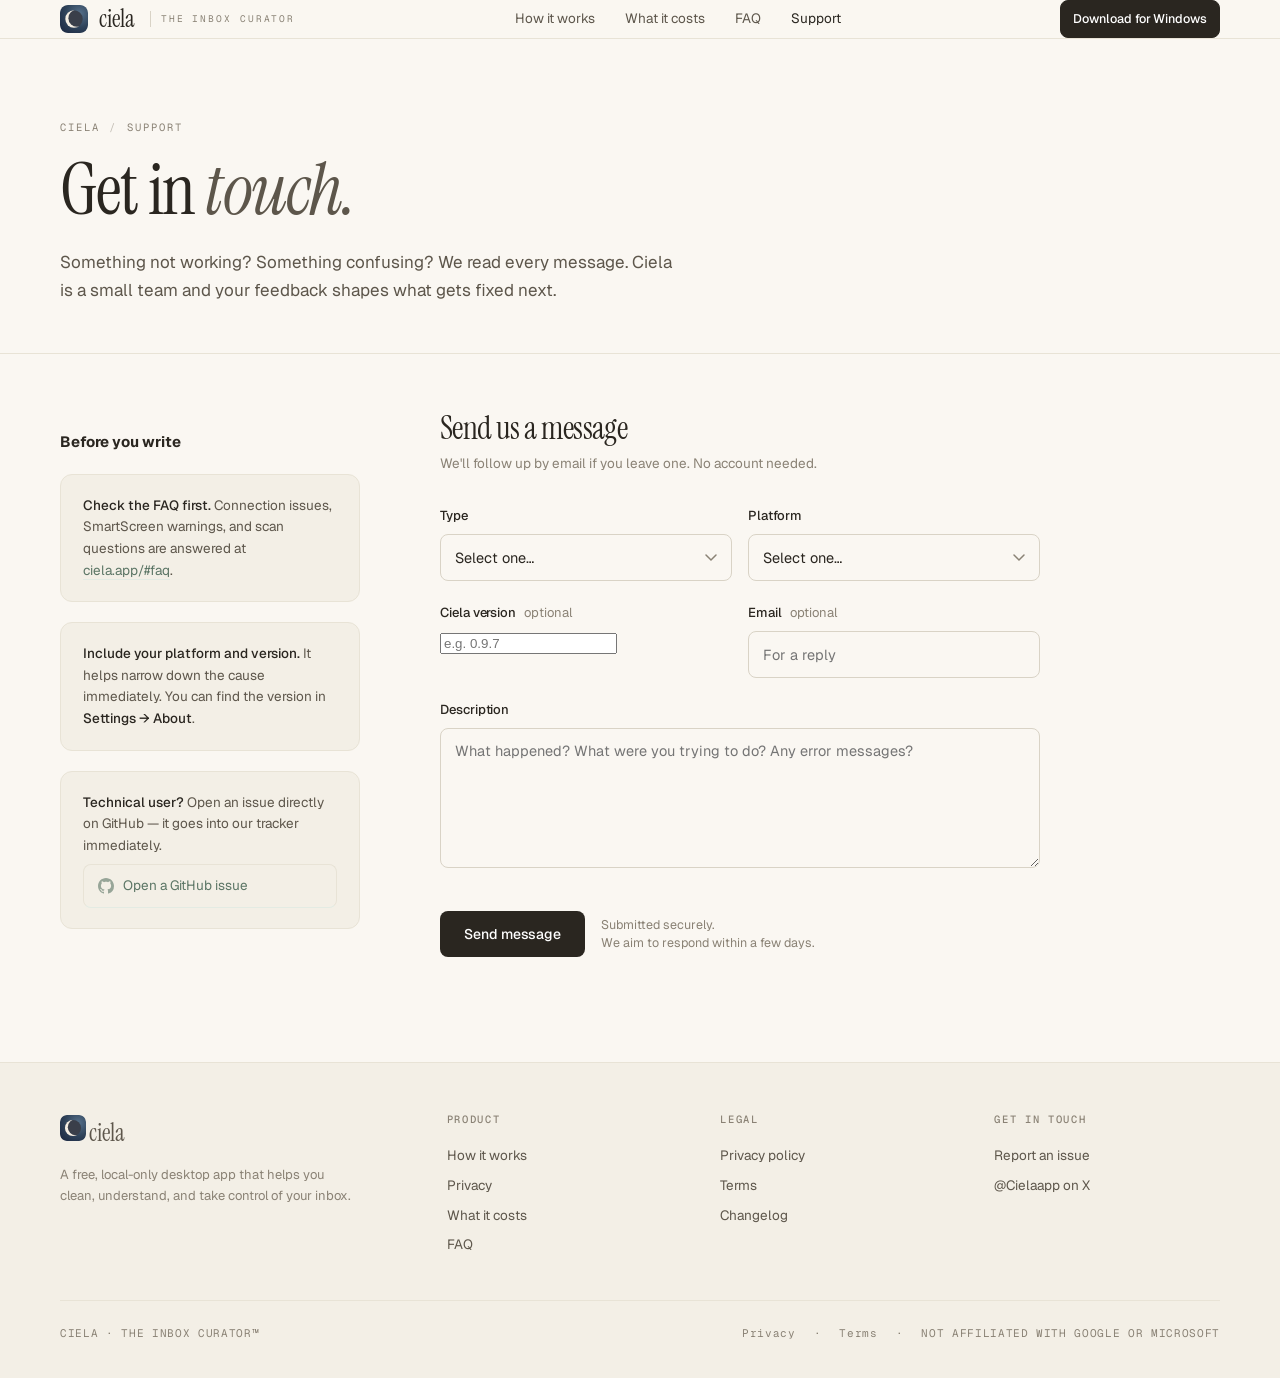
<file: support.html>
<!doctype html>
<html lang="en">
<head>
<meta charset="utf-8" />
<link rel="icon" type="image/png" href="favicon.png" />
<meta name="viewport" content="width=device-width,initial-scale=1" />
<title>Support — Ciela</title>
<meta name="description" content="Report a bug, ask a question, or suggest an improvement for Ciela — the free local inbox cleaner for Gmail, Outlook, and 32+ IMAP providers." />
<meta name="robots" content="index, follow" />
<link rel="canonical" href="https://ciela.app/support.html" />
<meta name="theme-color" content="#faf7f2" />

<!-- Open Graph -->
<meta property="og:type" content="website" />
<meta property="og:url" content="https://ciela.app/support.html" />
<meta property="og:title" content="Support — Ciela" />
<meta property="og:description" content="Report a bug or ask a question about Ciela." />
<meta property="og:site_name" content="Ciela" />
<meta property="og:locale" content="en_US" />

<!-- Twitter Card -->
<meta name="twitter:card" content="summary" />
<meta name="twitter:title" content="Support — Ciela" />
<meta name="twitter:description" content="Report a bug or ask a question about Ciela." />
<meta name="twitter:site" content="@Cielaapp" />
<link rel="preconnect" href="https://fonts.googleapis.com">
<link rel="preconnect" href="https://fonts.gstatic.com" crossorigin>
<link href="https://fonts.googleapis.com/css2?family=Instrument+Serif:ital@0;1&family=Geist:wght@300;400;500;600&family=Geist+Mono:wght@400;500&display=swap" rel="stylesheet">
<style>
  :root{
    --paper:#faf7f2; --paper-2:#f3efe6; --paper-3:#efece6;
    --ink:#2a2620; --ink-2:#5d564b; --ink-3:#8a8275; --ink-4:#b6ad9c;
    --rule:#d9d3c6; --rule-soft:#e8e3d6;
    --sage:#7a9382; --sage-soft:#e3ebe3; --sage-deep:#5b7565;
  }
  *{box-sizing:border-box;}
  html,body{margin:0;padding:0;}
  body{background:var(--paper);color:var(--ink);font-family:"Geist",ui-sans-serif,system-ui,sans-serif;font-size:15px;line-height:1.6;-webkit-font-smoothing:antialiased;}
  a{color:inherit;text-decoration:none;}
  .muted{color:var(--ink-3);}

  /* nav */
  .nav{position:sticky;top:0;z-index:30;background:rgba(250,247,242,.86);backdrop-filter:saturate(140%) blur(8px);-webkit-backdrop-filter:saturate(140%) blur(8px);border-bottom:1px solid var(--rule-soft);}
  .nav-inner{display:flex;align-items:center;justify-content:space-between;padding:18px 0;}
  .wide{max-width:1240px;margin:0 auto;padding:0 40px;}
  .brand{display:flex;align-items:center;gap:11px;color:var(--ink);}
  .brand .word{font-family:"Instrument Serif",serif;font-size:24px;letter-spacing:-0.01em;line-height:1;}
  .brand .sub{font-family:"Geist Mono",monospace;font-size:9.5px;color:var(--ink-3);letter-spacing:.2em;text-transform:uppercase;margin-left:4px;border-left:1px solid var(--rule);padding-left:10px;}
  .nav-links{display:flex;gap:30px;align-items:center;color:var(--ink-2);font-size:13.5px;}
  .nav-links a:hover{color:var(--ink);}
  .btn{display:inline-flex;align-items:center;gap:8px;padding:10px 16px;border-radius:8px;border:1px solid var(--rule);background:#fff;color:var(--ink);font:inherit;font-size:13.5px;font-weight:500;letter-spacing:-0.005em;cursor:pointer;transition:border-color .15s,background .15s;}
  .btn:hover{border-color:var(--ink-3);background:var(--paper-2);}
  .btn.dark{background:var(--ink);color:#fff;border-color:var(--ink);}
  .btn.dark:hover{background:#3d3830;}
  .btn.small{padding:8px 12px;font-size:12.5px;}

  /* page header */
  .pagehead{padding:80px 0 32px;}
  .crumbs{font-family:"Geist Mono",monospace;font-size:10.5px;letter-spacing:.18em;color:var(--ink-3);text-transform:uppercase;display:flex;align-items:center;gap:10px;}
  .crumbs .sep{opacity:.5;}
  h1.title{font-family:"Instrument Serif",serif;font-weight:400;font-size:72px;line-height:1;letter-spacing:-0.025em;margin:18px 0 0;}
  h1.title .em{font-style:italic;color:var(--ink-2);}
  .lede{color:var(--ink-2);font-size:17px;line-height:1.65;margin-top:22px;max-width:620px;}

  hr.rule{border:none;border-top:1px solid var(--rule-soft);margin:0;}

  /* layout */
  .layout{display:grid;grid-template-columns:300px 1fr;gap:80px;padding:56px 0 96px;align-items:start;}

  /* sidebar */
  .sidebar h4{font-family:"Geist Mono",monospace;font-size:10.5px;letter-spacing:.18em;color:var(--ink-3);text-transform:uppercase;margin:0 0 14px;font-weight:500;}
  .tip-card{background:var(--paper-2);border:1px solid var(--rule-soft);border-radius:12px;padding:20px 22px;margin-bottom:20px;}
  .tip-card p{font-size:13.5px;color:var(--ink-2);line-height:1.6;margin:0;}
  .tip-card p+p{margin-top:10px;}
  .tip-card strong{color:var(--ink);font-weight:500;}
  .tip-card a{color:var(--sage-deep);border-bottom:1px solid var(--sage-soft);}
  .github-link{display:flex;align-items:center;gap:9px;font-size:13.5px;color:var(--ink-2);padding:10px 14px;border:1px solid var(--rule-soft);border-radius:8px;margin-top:8px;transition:border-color .15s,color .15s;}
  .github-link:hover{border-color:var(--ink-3);color:var(--ink);}
  .github-link svg{flex-shrink:0;opacity:.6;}

  /* form */
  .form-wrap{max-width:600px;}
  .form-wrap h2{font-family:"Instrument Serif",serif;font-weight:400;font-size:32px;letter-spacing:-0.02em;line-height:1.15;margin:0 0 6px;}
  .form-wrap .sub{color:var(--ink-3);font-size:13.5px;margin:0 0 32px;}

  .field{margin-bottom:22px;}
  label{display:block;font-size:13px;font-weight:500;color:var(--ink);margin-bottom:7px;letter-spacing:-0.005em;}
  label .opt{font-weight:400;color:var(--ink-3);margin-left:5px;}
  select,input[type=email],textarea{
    width:100%;padding:11px 14px;border:1px solid var(--rule);border-radius:8px;
    background:var(--paper);color:var(--ink);font:inherit;font-size:14.5px;
    outline:none;transition:border-color .15s,box-shadow .15s;
    -webkit-appearance:none;appearance:none;
  }
  select{background-image:url("data:image/svg+xml,%3Csvg xmlns='http://www.w3.org/2000/svg' width='12' height='8' viewBox='0 0 12 8'%3E%3Cpath d='M1 1l5 5 5-5' stroke='%238a8275' stroke-width='1.5' fill='none' stroke-linecap='round'/%3E%3C/svg%3E");background-repeat:no-repeat;background-position:right 14px center;padding-right:36px;}
  select:focus,input[type=email]:focus,textarea:focus{border-color:var(--sage);box-shadow:0 0 0 3px var(--sage-soft);}
  textarea{resize:vertical;min-height:140px;line-height:1.55;}
  .row-2{display:grid;grid-template-columns:1fr 1fr;gap:16px;}

  .submit-row{display:flex;align-items:center;gap:16px;margin-top:28px;}
  button[type=submit]{display:inline-flex;align-items:center;gap:8px;padding:12px 24px;border-radius:8px;border:none;background:var(--ink);color:#fff;font:inherit;font-size:14px;font-weight:500;letter-spacing:-0.005em;cursor:pointer;transition:background .15s;}
  button[type=submit]:hover{background:#3d3830;}
  .submit-note{font-size:12.5px;color:var(--ink-3);line-height:1.5;}

  /* success state */
  .success-msg{display:none;background:var(--sage-soft);border:1px solid var(--sage);border-radius:12px;padding:20px 24px;margin-top:20px;}
  .success-msg p{margin:0;font-size:14.5px;color:var(--sage-deep);line-height:1.6;}
  .success-msg strong{color:var(--sage-deep);}

  /* footer */
  footer{border-top:1px solid var(--rule-soft);padding:48px 0 36px;background:var(--paper-2);}
  .foot-grid{display:grid;grid-template-columns:1.5fr 1fr 1fr 1fr;gap:48px;}
  .foot-grid h4{font-family:"Geist Mono",monospace;font-size:10.5px;letter-spacing:.16em;color:var(--ink-3);text-transform:uppercase;margin:0 0 14px;font-weight:500;}
  .foot-grid a{display:block;color:var(--ink-2);font-size:13.5px;padding:4px 0;}
  .foot-grid a:hover{color:var(--ink);}
  .foot-bottom{display:flex;justify-content:space-between;align-items:center;margin-top:40px;padding-top:24px;border-top:1px solid var(--rule-soft);color:var(--ink-3);font-family:"Geist Mono",monospace;font-size:11px;letter-spacing:.06em;}
  .foot-bottom .right{display:flex;gap:18px;align-items:center;}

  @media(max-width:900px){
    .layout{grid-template-columns:1fr;gap:32px;}
    .row-2{grid-template-columns:1fr;}
    h1.title{font-size:48px;}
    .foot-grid{grid-template-columns:1fr 1fr;}
    .nav-links{display:none;}
    .nav-right{display:none;}
    .brand .sub{display:none;}
    .foot-bottom{flex-direction:column;gap:12px;text-align:center;}
    .foot-bottom .right{justify-content:center;}
  }
</style>
</head>
<body>

<nav class="nav">
  <div class="wide nav-inner">
    <a class="brand" href="https://ciela.app/" aria-label="Ciela home">
      <svg width="28" height="28" viewBox="0 0 100 100" aria-hidden style="border-radius:8px;">
        <defs>
          <radialGradient id="nav-sky" cx="0.7" cy="0.3" r="1.05"><stop offset="0%" stop-color="#56708a"/><stop offset="48%" stop-color="#2f435a"/><stop offset="100%" stop-color="#16203a"/></radialGradient>
          <mask id="nav-cre"><rect width="100" height="100" fill="black"/><circle cx="50" cy="50" r="31" fill="white"/><circle cx="61" cy="47" r="31" fill="black"/></mask>
        </defs>
        <rect width="100" height="100" rx="22" fill="url(#nav-sky)"/>
        <circle cx="50" cy="50" r="31" fill="#3a3f4a"/>
        <rect width="100" height="100" fill="#f5efe4" mask="url(#nav-cre)"/>
      </svg>
      <span class="word">ciela</span>
      <span class="sub">the inbox curator</span>
    </a>
    <div class="nav-links">
      <a href="https://ciela.app/#how">How it works</a>
      <a href="https://ciela.app/#free">What it costs</a>
      <a href="https://ciela.app/#faq">FAQ</a>
      <a href="support.html" style="color:var(--ink);">Support</a>
    </div>
    <div class="nav-right">
      <a class="btn dark small" href="https://ciela.app/#download">Download for Windows</a>
    </div>
  </div>
</nav>

<header class="pagehead">
  <div class="wide">
    <div class="crumbs"><a href="https://ciela.app/">Ciela</a><span class="sep">/</span><span>Support</span></div>
    <h1 class="title">Get in <span class="em">touch.</span></h1>
    <p class="lede">Something not working? Something confusing? We read every message. Ciela is a small team and your feedback shapes what gets fixed next.</p>
  </div>
</header>

<hr class="rule"/>

<section class="wide">
  <div class="layout">

    <aside>
      <h4>Before you write</h4>

      <div class="tip-card">
        <p><strong>Check the FAQ first.</strong> Connection issues, SmartScreen warnings, and scan questions are answered at <a href="https://ciela.app/#faq">ciela.app/#faq</a>.</p>
      </div>

      <div class="tip-card">
        <p><strong>Include your platform and version.</strong> It helps narrow down the cause immediately. You can find the version in <strong>Settings → About</strong>.</p>
      </div>

      <div class="tip-card">
        <p><strong>Technical user?</strong> Open an issue directly on GitHub — it goes into our tracker immediately.</p>
        <a class="github-link" href="https://github.com/ciela-app/ciela-app.github.io/issues/new?labels=bug&template=bug_report.yml" target="_blank" rel="noopener">
          <svg width="16" height="16" viewBox="0 0 24 24" fill="currentColor"><path d="M12 0C5.37 0 0 5.37 0 12c0 5.31 3.435 9.795 8.205 11.385.6.105.825-.255.825-.57 0-.285-.015-1.23-.015-2.235-3.015.555-3.795-.735-4.035-1.41-.135-.345-.72-1.41-1.23-1.695-.42-.225-1.02-.78-.015-.795.945-.015 1.62.87 1.845 1.23 1.08 1.815 2.805 1.305 3.495.99.105-.78.42-1.305.765-1.605-2.67-.3-5.46-1.335-5.46-5.925 0-1.305.465-2.385 1.23-3.225-.12-.3-.54-1.53.12-3.18 0 0 1.005-.315 3.3 1.23.96-.27 1.98-.405 3-.405s2.04.135 3 .405c2.295-1.56 3.3-1.23 3.3-1.23.66 1.65.24 2.88.12 3.18.765.84 1.23 1.905 1.23 3.225 0 4.605-2.805 5.625-5.475 5.925.435.375.81 1.095.81 2.22 0 1.605-.015 2.895-.015 3.3 0 .315.225.69.825.57A12.02 12.02 0 0 0 24 12c0-6.63-5.37-12-12-12z"/></svg>
          Open a GitHub issue
        </a>
      </div>
    </aside>

    <div class="form-wrap">
      <h2>Send us a message</h2>
      <p class="sub">We'll follow up by email if you leave one. No account needed.</p>

      <form id="support-form" action="https://formspree.io/f/xlgqlobj" method="POST">
        <div class="row-2">
          <div class="field">
            <label for="type">Type</label>
            <select id="type" name="type" required>
              <option value="">Select one…</option>
              <option value="bug">Bug report</option>
              <option value="question">Question</option>
              <option value="feature">Feature request</option>
              <option value="other">Other</option>
            </select>
          </div>
          <div class="field">
            <label for="platform">Platform</label>
            <select id="platform" name="platform">
              <option value="">Select one…</option>
              <option value="windows">Windows</option>
              <option value="mac">macOS</option>
              <option value="linux">Linux</option>
            </select>
          </div>
        </div>

        <div class="row-2">
          <div class="field">
            <label for="version">Ciela version <span class="opt">optional</span></label>
            <input type="text" id="version" name="version" placeholder="e.g. 0.9.7" />
          </div>
          <div class="field">
            <label for="email">Email <span class="opt">optional</span></label>
            <input type="email" id="email" name="email" placeholder="For a reply" />
          </div>
        </div>

        <div class="field">
          <label for="message">Description</label>
          <textarea id="message" name="message" placeholder="What happened? What were you trying to do? Any error messages?" required></textarea>
        </div>

        <input type="text" name="_gotcha" style="display:none" tabindex="-1" autocomplete="off" />

        <div class="submit-row">
          <button type="submit">Send message</button>
          <p class="submit-note">Submitted securely.<br>We aim to respond within a few days.</p>
        </div>
      </form>

      <div class="success-msg" id="success-msg">
        <p><strong>Message received — thank you.</strong> If you left an email address we'll be in touch. For urgent issues, you can also reach us at <a href="https://x.com/Cielaapp" target="_blank" rel="noopener">@Cielaapp</a>.</p>
      </div>
    </div>

  </div>
</section>

<footer>
  <div class="wide">
    <div class="foot-grid">
      <div>
        <a class="brand" href="https://ciela.app/" style="margin-bottom:14px;">
          <svg width="26" height="26" viewBox="0 0 100 100" aria-hidden style="border-radius:7px;">
            <defs>
              <radialGradient id="foot-sky" cx="0.7" cy="0.3" r="1.05"><stop offset="0%" stop-color="#56708a"/><stop offset="48%" stop-color="#2f435a"/><stop offset="100%" stop-color="#16203a"/></radialGradient>
              <mask id="foot-cre"><rect width="100" height="100" fill="black"/><circle cx="50" cy="50" r="31" fill="white"/><circle cx="61" cy="47" r="31" fill="black"/></mask>
            </defs>
            <rect width="100" height="100" rx="22" fill="url(#foot-sky)"/>
            <circle cx="50" cy="50" r="31" fill="#3a3f4a"/>
            <rect width="100" height="100" fill="#f5efe4" mask="url(#foot-cre)"/>
          </svg>
          <span class="word">ciela</span>
        </a>
        <p class="muted" style="font-size:13px;line-height:1.6;max-width:300px;margin:14px 0 0;">A free, local-only desktop app that helps you clean, understand, and take control of your inbox.</p>
      </div>
      <div>
        <h4>Product</h4>
        <a href="https://ciela.app/#how">How it works</a>
        <a href="https://ciela.app/#privacy">Privacy</a>
        <a href="https://ciela.app/#free">What it costs</a>
        <a href="https://ciela.app/#faq">FAQ</a>
      </div>
      <div>
        <h4>Legal</h4>
        <a href="Privacy.html">Privacy policy</a>
        <a href="Terms.html">Terms</a>
        <a href="Changelog.html">Changelog</a>
      </div>
      <div>
        <h4>Get in touch</h4>
        <a href="support.html">Report an issue</a>
        <a href="https://x.com/Cielaapp" target="_blank" rel="noopener">@Cielaapp on X</a>
      </div>
    </div>
    <div class="foot-bottom">
      <span>CIELA · THE INBOX CURATOR™</span>
      <span class="right">
        <a href="https://ciela.app/Privacy.html">Privacy</a>
        <span>·</span>
        <a href="https://ciela.app/Terms.html">Terms</a>
        <span>·</span>
        <span>NOT AFFILIATED WITH GOOGLE OR MICROSOFT</span>
      </span>
    </div>
  </div>
</footer>

<script>
  const form = document.getElementById('support-form');
  const success = document.getElementById('success-msg');
  form.addEventListener('submit', async function(e) {
    e.preventDefault();
    const data = new FormData(form);
    const res = await fetch(form.action, { method: 'POST', body: data, headers: { 'Accept': 'application/json' } });
    if (res.ok) {
      form.style.display = 'none';
      success.style.display = 'block';
    } else {
      alert('Something went wrong. Please try again or email us directly.');
    }
  });
</script>
<script data-goatcounter="https://ciela.goatcounter.com/count" async src="//gc.zgo.at/count.js"></script>
</body>
</html>
</file>
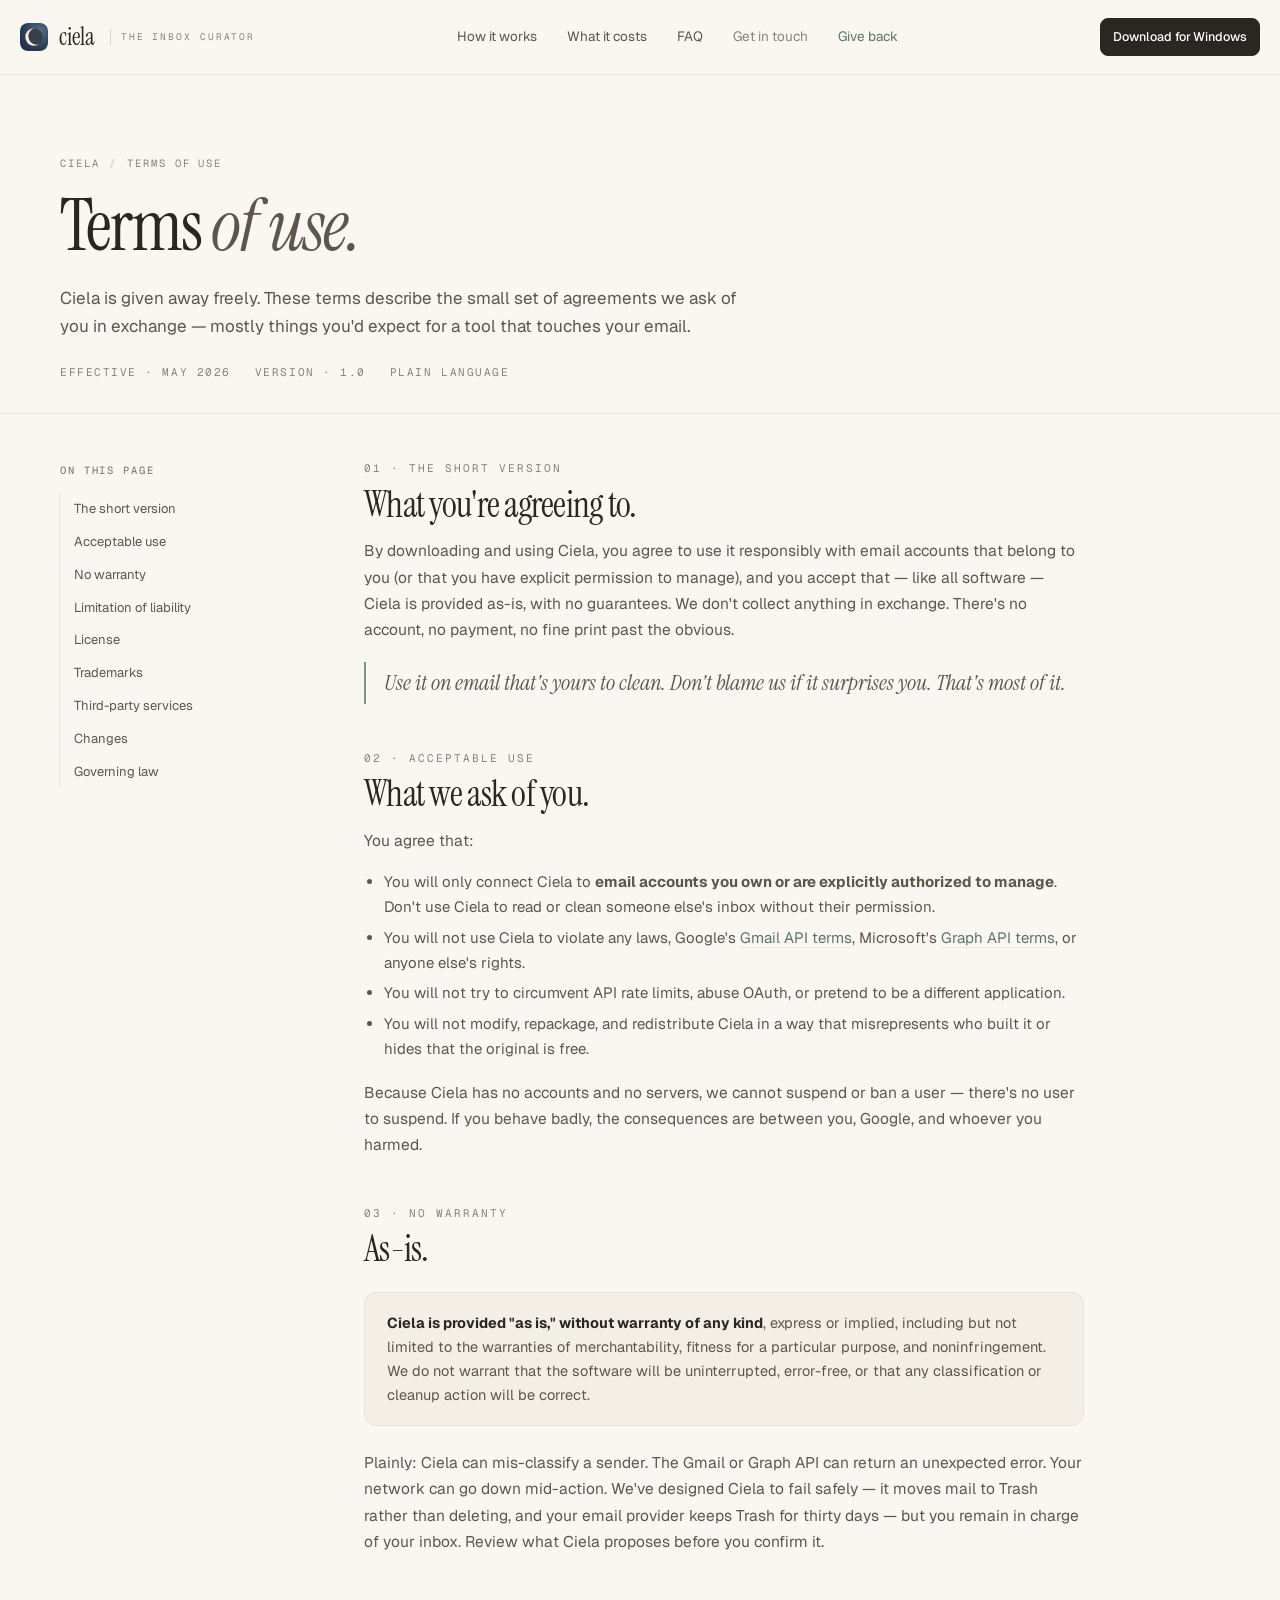
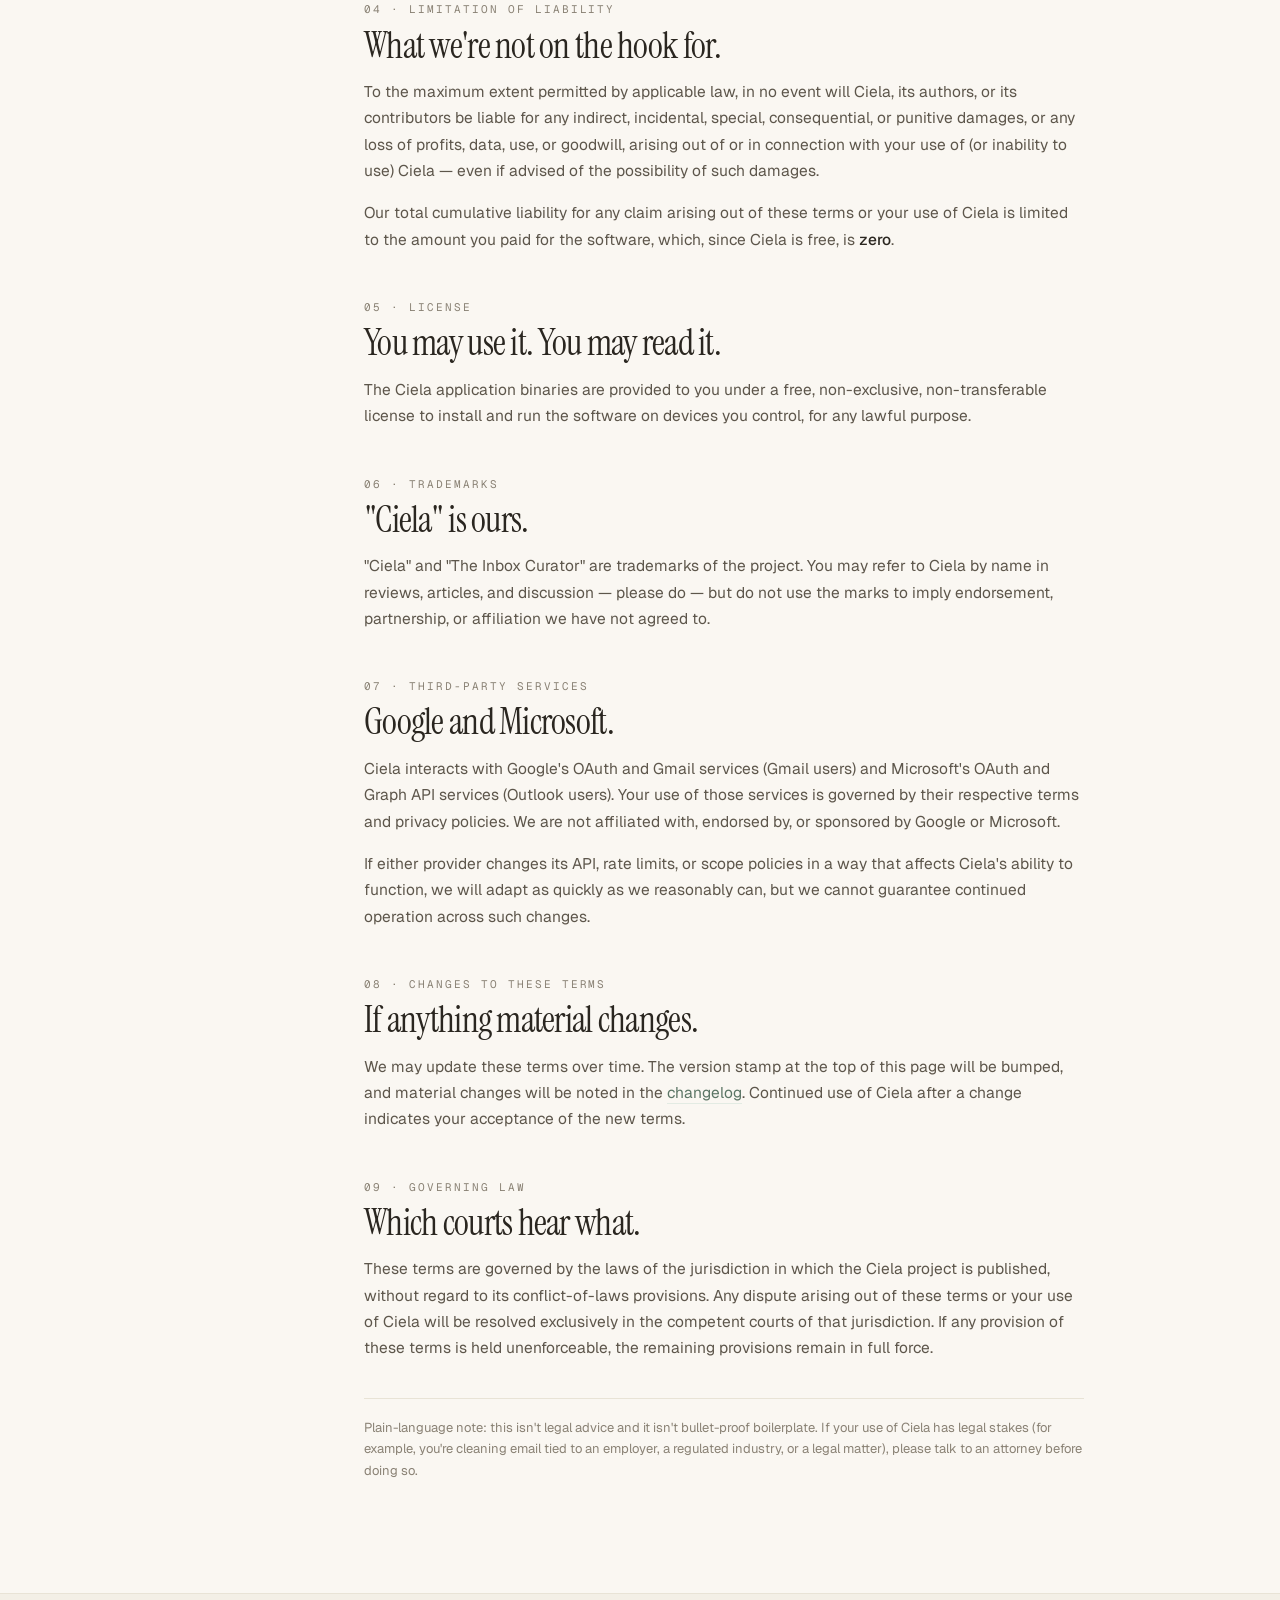
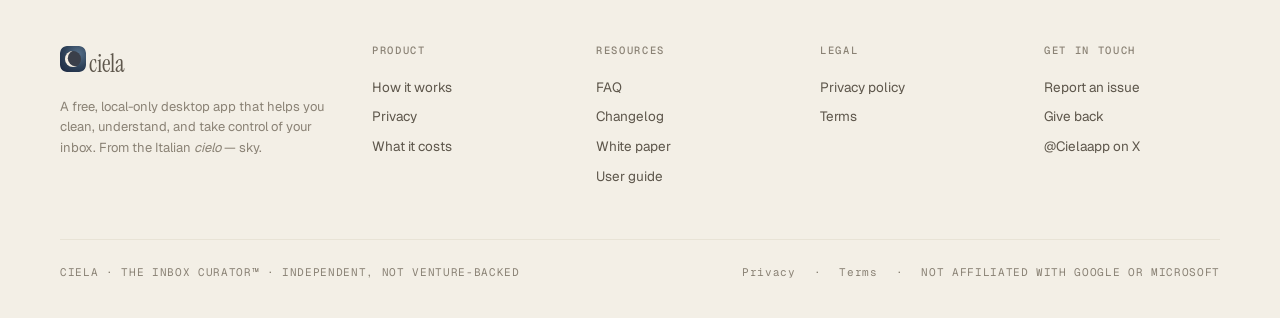
<file: Terms.html>
﻿<!doctype html>
<html lang="en">
<head>
<meta charset="utf-8" />
<link rel="icon" type="image/png" href="favicon.png" />
<meta name="viewport" content="width=device-width,initial-scale=1" />
<title>Terms of Service — Ciela</title>
<meta name="description" content="Terms of service for Ciela, the free inbox cleaner for Gmail, Outlook, iCloud, Yahoo, Fastmail, and 32+ IMAP providers on Windows, macOS, and Linux. Free to use, no accounts required." />
<meta name="robots" content="index, follow" />
<link rel="canonical" href="https://ciela.app/Terms.html" />
<meta name="theme-color" content="#faf7f2" />

<!-- Open Graph -->
<meta property="og:type" content="website" />
<meta property="og:url" content="https://ciela.app/Terms.html" />
<meta property="og:title" content="Terms of Service — Ciela" />
<meta property="og:description" content="Terms of service for Ciela, the free inbox cleaner for Gmail, Outlook, iCloud, Yahoo, Fastmail, and 32+ IMAP providers on Windows, macOS, and Linux." />
<meta property="og:site_name" content="Ciela" />
<meta property="og:locale" content="en_US" />

<!-- Twitter Card -->
<meta name="twitter:card" content="summary" />
<meta name="twitter:title" content="Terms of Service — Ciela" />
<meta name="twitter:description" content="Terms of service for Ciela, the free inbox cleaner for Gmail, Outlook, iCloud, Yahoo, Fastmail, and 32+ IMAP providers on Windows, macOS, and Linux." />
<meta name="twitter:site" content="@Cielaapp" />
<link rel="preconnect" href="https://fonts.googleapis.com">
<link rel="preconnect" href="https://fonts.gstatic.com" crossorigin>
<link href="https://fonts.googleapis.com/css2?family=Instrument+Serif:ital@0;1&family=Geist:wght@300;400;500;600&family=Geist+Mono:wght@400;500&display=swap" rel="stylesheet">
<link rel="stylesheet" href="shared.css">
<style>
  .em{font-style:italic;color:var(--ink-2);}

  h1.title{font-family:"Instrument Serif",serif;font-weight:400;font-size:72px;line-height:1;letter-spacing:-0.025em;margin:18px 0 0;}
  h1.title .em{font-style:italic;color:var(--ink-2);}

  footer{padding:48px 0 36px;}

  .article{display:grid;grid-template-columns:240px 1fr;gap:64px;padding:48px 0 96px;align-items:start;}
  .toc{position:sticky;top:120px;}
  .toc h4{font-family:"Geist Mono",monospace;font-size:10.5px;letter-spacing:.18em;color:var(--ink-3);text-transform:uppercase;margin:0 0 14px;font-weight:500;}
  .toc a{display:block;font-size:13px;color:var(--ink-2);padding:6px 0;border-left:1px solid var(--rule-soft);padding-left:14px;margin-left:-1px;}
  .toc a:hover{color:var(--ink);border-color:var(--ink-3);}

  .prose{max-width:720px;}
  .prose h2{font-family:"Instrument Serif",serif;font-weight:400;font-size:36px;letter-spacing:-0.02em;line-height:1.1;margin:48px 0 14px;}
  .prose h2:first-child{margin-top:0;}
  .prose h2 .num{font-family:"Geist Mono",monospace;font-size:11px;letter-spacing:.18em;color:var(--ink-3);display:block;text-transform:uppercase;margin-bottom:10px;}
  .prose h3{font-family:"Geist",sans-serif;font-weight:500;font-size:15px;margin:28px 0 6px;letter-spacing:-0.005em;}
  .prose p{color:var(--ink-2);font-size:15.5px;line-height:1.7;margin:0 0 16px;}
  .prose p strong{color:var(--ink);font-weight:500;}
  .prose a{color:var(--sage-deep);border-bottom:1px solid var(--sage-soft);}
  .prose ul{margin:0 0 18px;padding-left:20px;color:var(--ink-2);}
  .prose li{margin:6px 0;line-height:1.65;}
  .prose .callout{background:var(--paper-2);border:1px solid var(--rule-soft);border-radius:12px;padding:18px 22px;margin:24px 0;color:var(--ink-2);font-size:14.5px;line-height:1.65;}
  .prose .callout strong{color:var(--ink);}
  .prose .mono{font-family:"Geist Mono",monospace;font-size:13.5px;color:var(--ink);}
  .prose blockquote{border-left:2px solid var(--sage);padding:6px 18px;margin:18px 0;color:var(--ink-2);font-family:"Instrument Serif",serif;font-size:22px;line-height:1.4;font-style:italic;}
  .prose .small-print{font-size:13px;color:var(--ink-3);line-height:1.65;border-top:1px solid var(--rule-soft);padding-top:18px;margin-top:36px;}

  @media (max-width:900px){
    .article{grid-template-columns:1fr;gap:24px;}
    .toc{position:static;}
    h1.title{font-size:48px;}
  }
</style>
</head>
<body>

<nav class="nav">
  <div class="wide nav-inner">
    <a class="brand" href="https://ciela.app/" aria-label="Ciela home">
      <svg width="28" height="28" viewBox="0 0 100 100" aria-hidden style="border-radius:8px;">
        <defs>
          <radialGradient id="nav-sky" cx="0.7" cy="0.3" r="1.05"><stop offset="0%" stop-color="#56708a"/><stop offset="48%" stop-color="#2f435a"/><stop offset="100%" stop-color="#16203a"/></radialGradient>
          <mask id="nav-cre"><rect width="100" height="100" fill="black"/><circle cx="50" cy="50" r="31" fill="white"/><circle cx="61" cy="47" r="31" fill="black"/></mask>
        </defs>
        <rect width="100" height="100" rx="22" fill="url(#nav-sky)"/>
        <circle cx="50" cy="50" r="31" fill="#3a3f4a"/>
        <rect width="100" height="100" fill="#f5efe4" mask="url(#nav-cre)"/>
      </svg>
      <span class="word">ciela</span>
      <span class="sub">the inbox curator</span>
    </a>
    <div class="nav-links">
      <a href="https://ciela.app/#how">How it works</a>
      <a href="https://ciela.app/#free">What it costs</a>
      <a href="https://ciela.app/#faq">FAQ</a>
      <a href="contact.html" class="muted">Get in touch</a>
      <a href="give.html" class="nav-accent">Give back</a>
    </div>
    <div class="nav-right">
      <a class="btn dark small" href="https://ciela.app/#download">Download for Windows</a>
    </div>
  </div>
</nav>

<header class="pagehead">
  <div class="wide">
    <div class="crumbs"><a href="https://ciela.app/">Ciela</a><span class="sep">/</span><span>Terms of use</span></div>
    <h1 class="title">Terms <span class="em">of use.</span></h1>
    <p class="lede">
      Ciela is given away freely. These terms describe the small set of agreements we ask of you in exchange — mostly things you'd expect for a tool that touches your email.
    </p>
    <div class="meta">
      <span>EFFECTIVE · MAY 2026</span>
      <span>VERSION · 1.0</span>
      <span>PLAIN LANGUAGE</span>
    </div>
  </div>
</header>

<hr class="rule"/>

<section class="wide">
  <div class="article">
    <aside class="toc">
      <h4>On this page</h4>
      <a href="#summary">The short version</a>
      <a href="#use">Acceptable use</a>
      <a href="#warranty">No warranty</a>
      <a href="#liability">Limitation of liability</a>
      <a href="#license">License</a>
      <a href="#trademarks">Trademarks</a>
      <a href="#third-parties">Third-party services</a>
      <a href="#changes">Changes</a>
      <a href="#law">Governing law</a>
    </aside>

    <article class="prose">
      <h2 id="summary"><span class="num">01 · The short version</span>What you're agreeing to.</h2>
      <p>By downloading and using Ciela, you agree to use it responsibly with email accounts that belong to you (or that you have explicit permission to manage), and you accept that — like all software — Ciela is provided as-is, with no guarantees. We don't collect anything in exchange. There's no account, no payment, no fine print past the obvious.</p>
      <blockquote>Use it on email that's yours to clean. Don't blame us if it surprises you. That's most of it.</blockquote>

      <h2 id="use"><span class="num">02 · Acceptable use</span>What we ask of you.</h2>
      <p>You agree that:</p>
      <ul>
        <li>You will only connect Ciela to <strong>email accounts you own or are explicitly authorized to manage</strong>. Don't use Ciela to read or clean someone else's inbox without their permission.</li>
        <li>You will not use Ciela to violate any laws, Google's <a href="https://workspace.google.com/terms/api_terms.html">Gmail API terms</a>, Microsoft's <a href="https://docs.microsoft.com/en-us/legal/microsoft-apis/ms-apis-terms-of-use">Graph API terms</a>, or anyone else's rights.</li>
        <li>You will not try to circumvent API rate limits, abuse OAuth, or pretend to be a different application.</li>
        <li>You will not modify, repackage, and redistribute Ciela in a way that misrepresents who built it or hides that the original is free.</li>
      </ul>
      <p>Because Ciela has no accounts and no servers, we cannot suspend or ban a user — there's no user to suspend. If you behave badly, the consequences are between you, Google, and whoever you harmed.</p>

      <h2 id="warranty"><span class="num">03 · No warranty</span>As-is.</h2>
      <div class="callout">
        <strong>Ciela is provided "as is," without warranty of any kind</strong>, express or implied, including but not limited to the warranties of merchantability, fitness for a particular purpose, and noninfringement. We do not warrant that the software will be uninterrupted, error-free, or that any classification or cleanup action will be correct.
      </div>
      <p>Plainly: Ciela can mis-classify a sender. The Gmail or Graph API can return an unexpected error. Your network can go down mid-action. We've designed Ciela to fail safely — it moves mail to Trash rather than deleting, and your email provider keeps Trash for thirty days — but you remain in charge of your inbox. Review what Ciela proposes before you confirm it.</p>

      <h2 id="liability"><span class="num">04 · Limitation of liability</span>What we're not on the hook for.</h2>
      <p>To the maximum extent permitted by applicable law, in no event will Ciela, its authors, or its contributors be liable for any indirect, incidental, special, consequential, or punitive damages, or any loss of profits, data, use, or goodwill, arising out of or in connection with your use of (or inability to use) Ciela — even if advised of the possibility of such damages.</p>
      <p>Our total cumulative liability for any claim arising out of these terms or your use of Ciela is limited to the amount you paid for the software, which, since Ciela is free, is <strong>zero</strong>.</p>

      <h2 id="license"><span class="num">05 · License</span>You may use it. You may read it.</h2>
      <p>The Ciela application binaries are provided to you under a free, non-exclusive, non-transferable license to install and run the software on devices you control, for any lawful purpose.</p>

      <h2 id="trademarks"><span class="num">06 · Trademarks</span>"Ciela" is ours.</h2>
      <p>"Ciela" and "The Inbox Curator" are trademarks of the project. You may refer to Ciela by name in reviews, articles, and discussion — please do — but do not use the marks to imply endorsement, partnership, or affiliation we have not agreed to.</p>

      <h2 id="third-parties"><span class="num">07 · Third-party services</span>Google and Microsoft.</h2>
      <p>Ciela interacts with Google's OAuth and Gmail services (Gmail users) and Microsoft's OAuth and Graph API services (Outlook users). Your use of those services is governed by their respective terms and privacy policies. We are not affiliated with, endorsed by, or sponsored by Google or Microsoft.</p>
      <p>If either provider changes its API, rate limits, or scope policies in a way that affects Ciela's ability to function, we will adapt as quickly as we reasonably can, but we cannot guarantee continued operation across such changes.</p>

      <h2 id="changes"><span class="num">08 · Changes to these terms</span>If anything material changes.</h2>
      <p>We may update these terms over time. The version stamp at the top of this page will be bumped, and material changes will be noted in the <a href="https://ciela.app/Changelog.html">changelog</a>. Continued use of Ciela after a change indicates your acceptance of the new terms.</p>

      <h2 id="law"><span class="num">09 · Governing law</span>Which courts hear what.</h2>
      <p>These terms are governed by the laws of the jurisdiction in which the Ciela project is published, without regard to its conflict-of-laws provisions. Any dispute arising out of these terms or your use of Ciela will be resolved exclusively in the competent courts of that jurisdiction. If any provision of these terms is held unenforceable, the remaining provisions remain in full force.</p>

      <p class="small-print">
        Plain-language note: this isn't legal advice and it isn't bullet-proof boilerplate. If your use of Ciela has legal stakes (for example, you're cleaning email tied to an employer, a regulated industry, or a legal matter), please talk to an attorney before doing so.
      </p>
    </article>
  </div>
</section>

<footer>
  <div class="wide">
    <div class="foot-grid">
      <div>
        <a class="brand" href="https://ciela.app/" style="margin-bottom:14px;">
          <svg width="26" height="26" viewBox="0 0 100 100" aria-hidden style="border-radius:7px;">
            <defs>
              <radialGradient id="foot-sky" cx="0.7" cy="0.3" r="1.05"><stop offset="0%" stop-color="#56708a"/><stop offset="48%" stop-color="#2f435a"/><stop offset="100%" stop-color="#16203a"/></radialGradient>
              <mask id="foot-cre"><rect width="100" height="100" fill="black"/><circle cx="50" cy="50" r="31" fill="white"/><circle cx="61" cy="47" r="31" fill="black"/></mask>
            </defs>
            <rect width="100" height="100" rx="22" fill="url(#foot-sky)"/>
            <circle cx="50" cy="50" r="31" fill="#3a3f4a"/>
            <rect width="100" height="100" fill="#f5efe4" mask="url(#foot-cre)"/>
          </svg>
          <span class="word">ciela</span>
        </a>
        <p class="muted" style="font-size:13px;line-height:1.6;max-width:300px;margin:14px 0 0;">A free, local-only desktop app that helps you clean, understand, and take control of your inbox. From the Italian <em>cielo</em> — sky.</p>
      </div>
      <div>
        <h4>Product</h4>
        <a href="https://ciela.app/#how">How it works</a>
        <a href="https://ciela.app/#privacy">Privacy</a>
        <a href="https://ciela.app/#free">What it costs</a>
      </div>
      <div>
        <h4>Resources</h4>
        <a href="https://ciela.app/#faq">FAQ</a>
        <a href="Changelog.html">Changelog</a>
        <a href="Whitepaper.html">White paper</a>
        <a href="user-guide.pdf">User guide</a>
      </div>
      <div>
        <h4>Legal</h4>
        <a href="Privacy.html">Privacy policy</a>
        <a href="Terms.html">Terms</a>
      </div>
      <div>
        <h4>Get in touch</h4>
        <a href="contact.html">Report an issue</a>
        <a href="give.html">Give back</a>
        <a href="https://x.com/Cielaapp" target="_blank" rel="noopener">@Cielaapp on X</a>
      </div>
    </div>
    <div class="foot-bottom">
      <span>CIELA · THE INBOX CURATOR™ · INDEPENDENT, NOT VENTURE-BACKED</span>
      <span class="right">
        <a href="Privacy.html">Privacy</a>
        <span>·</span>
        <a href="Terms.html">Terms</a>
        <span>·</span>
        <span>NOT AFFILIATED WITH GOOGLE OR MICROSOFT</span>
      </span>
    </div>
  </div>
</footer>
<script data-goatcounter="https://ciela.goatcounter.com/count" async src="//gc.zgo.at/count.js"></script>
</body>
</html>
</file>
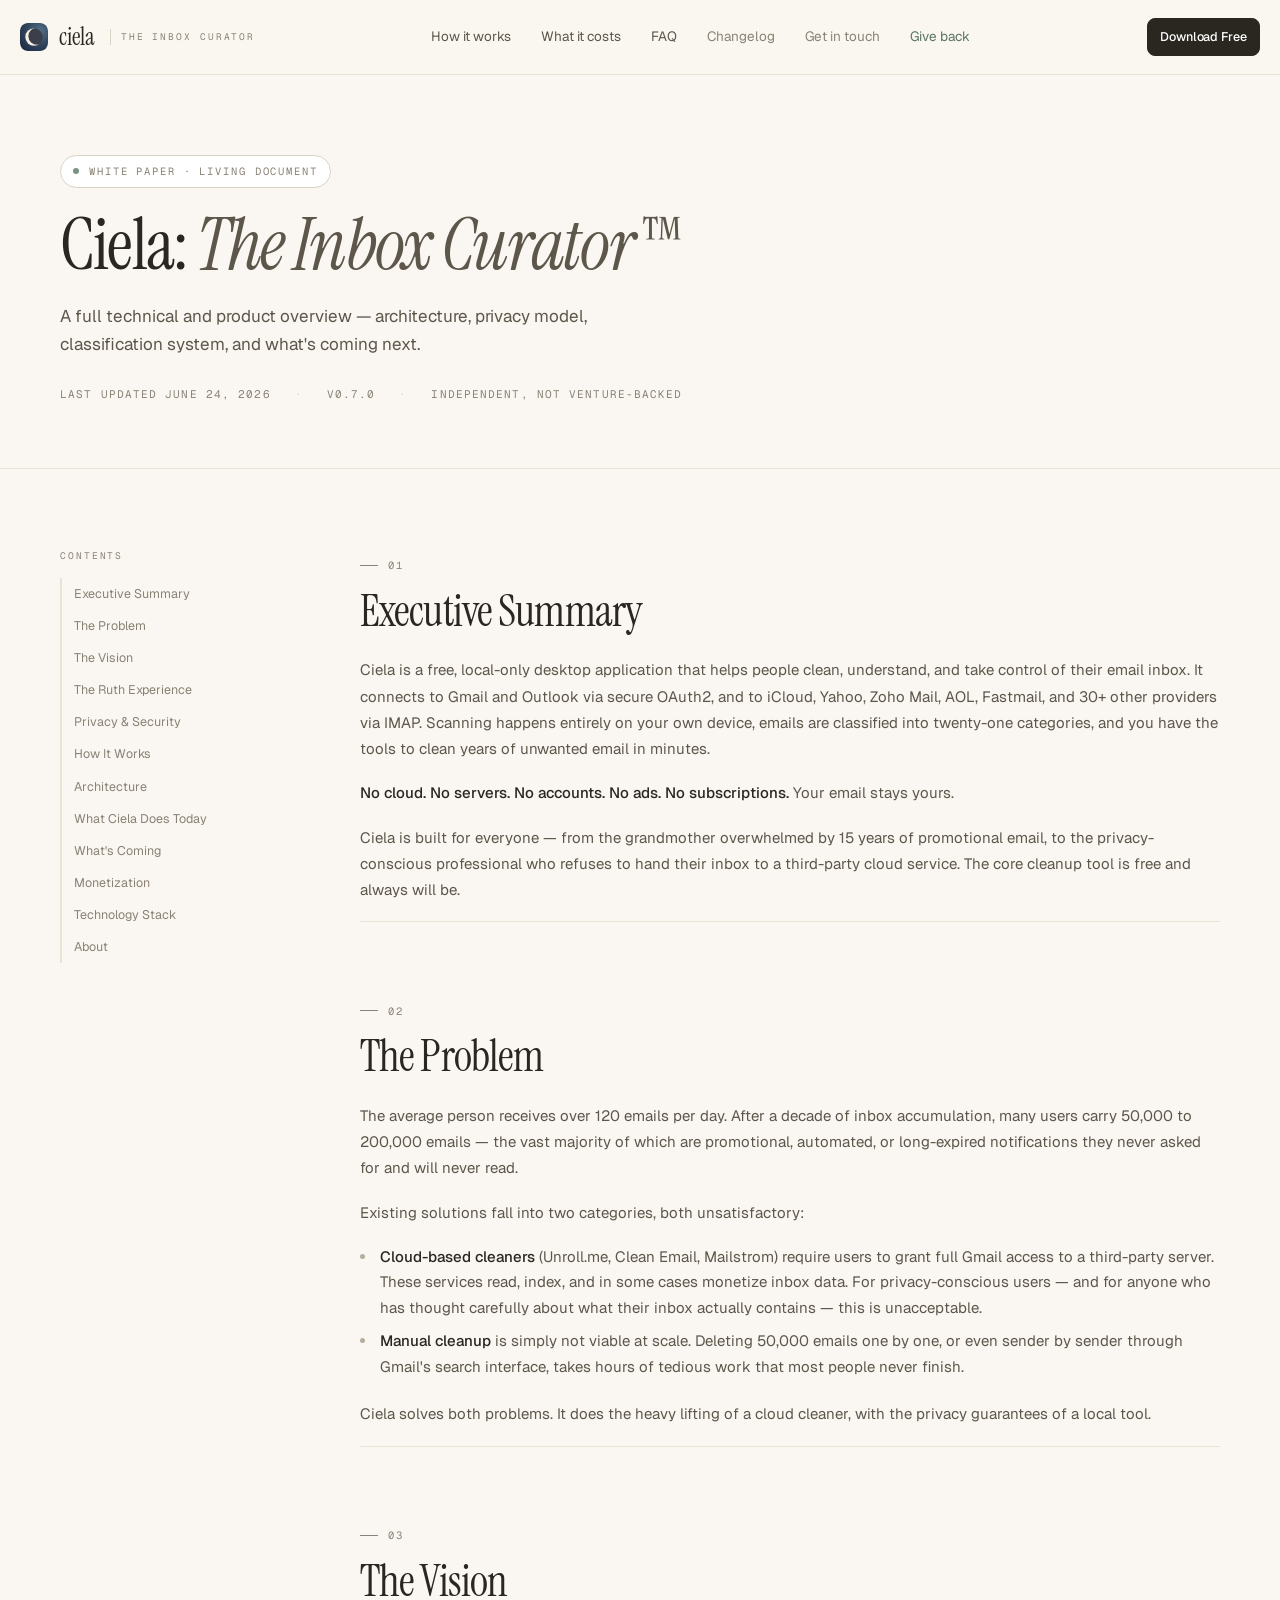
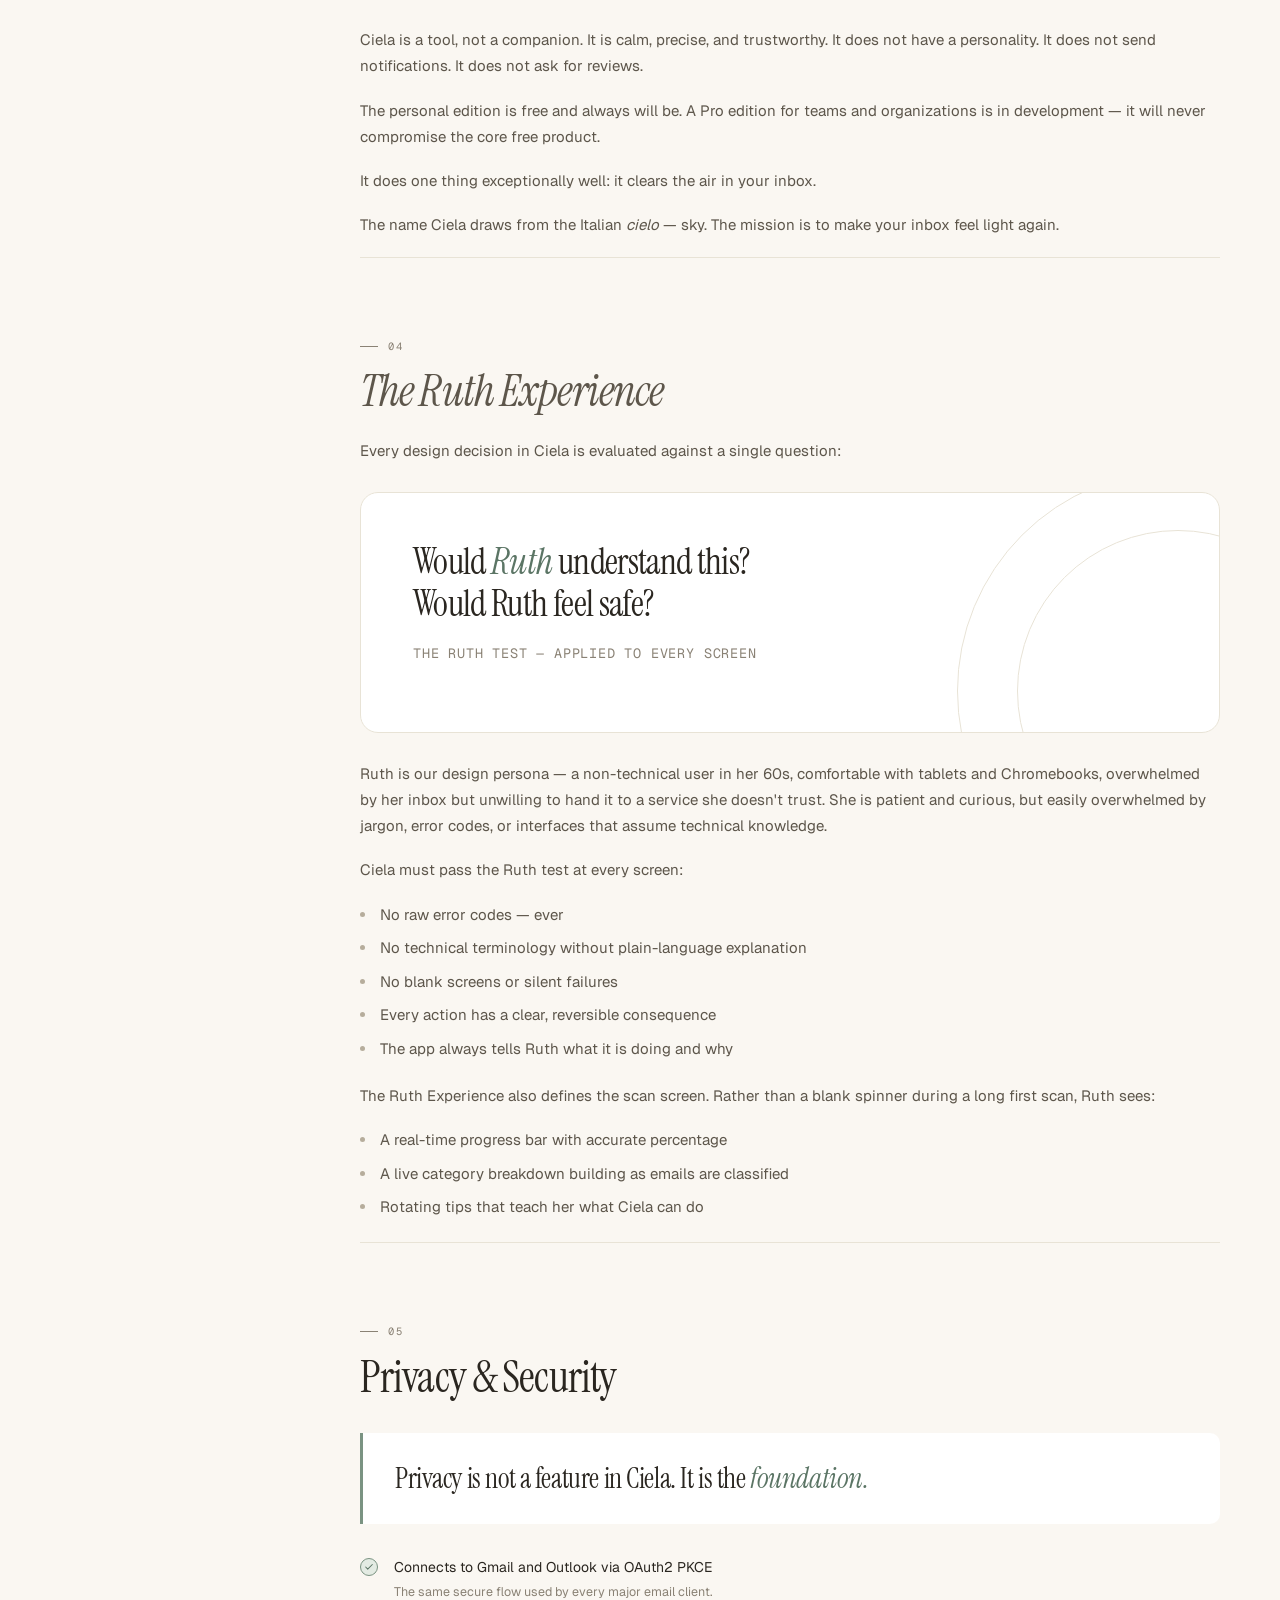
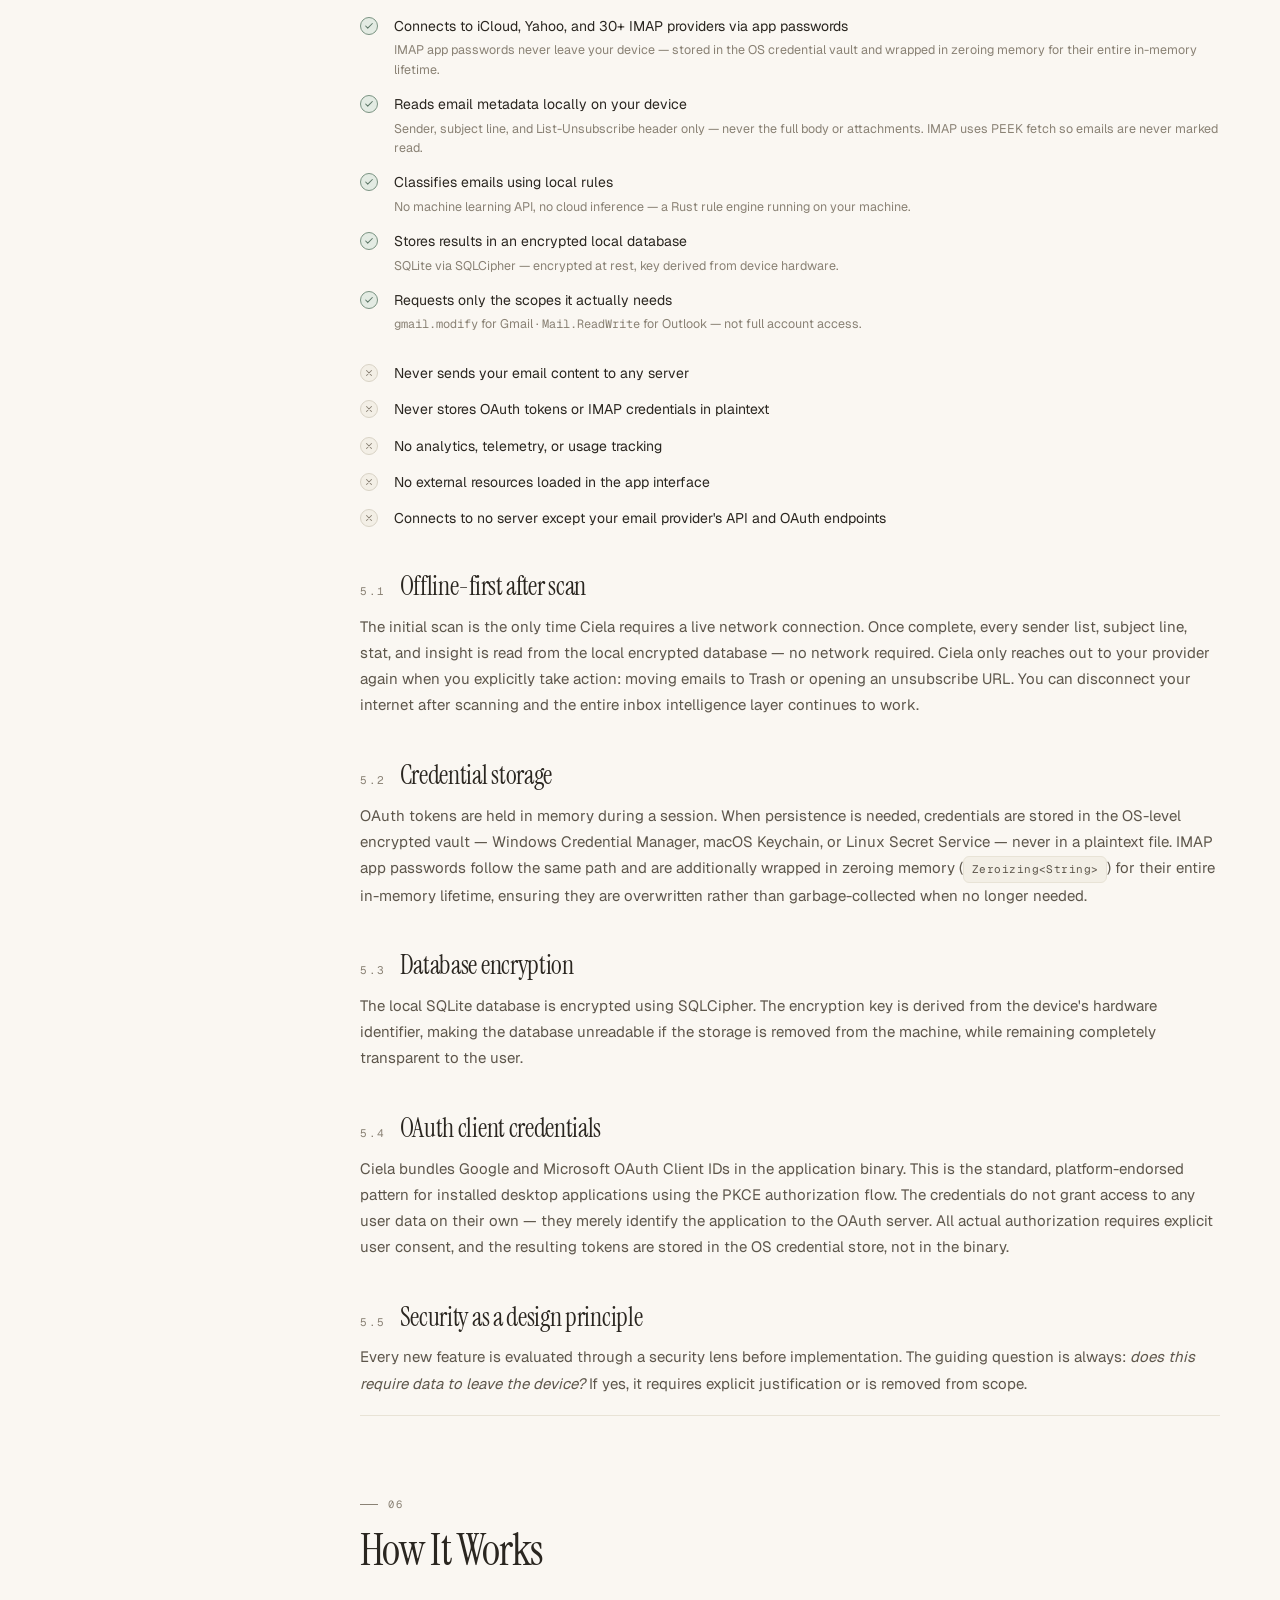
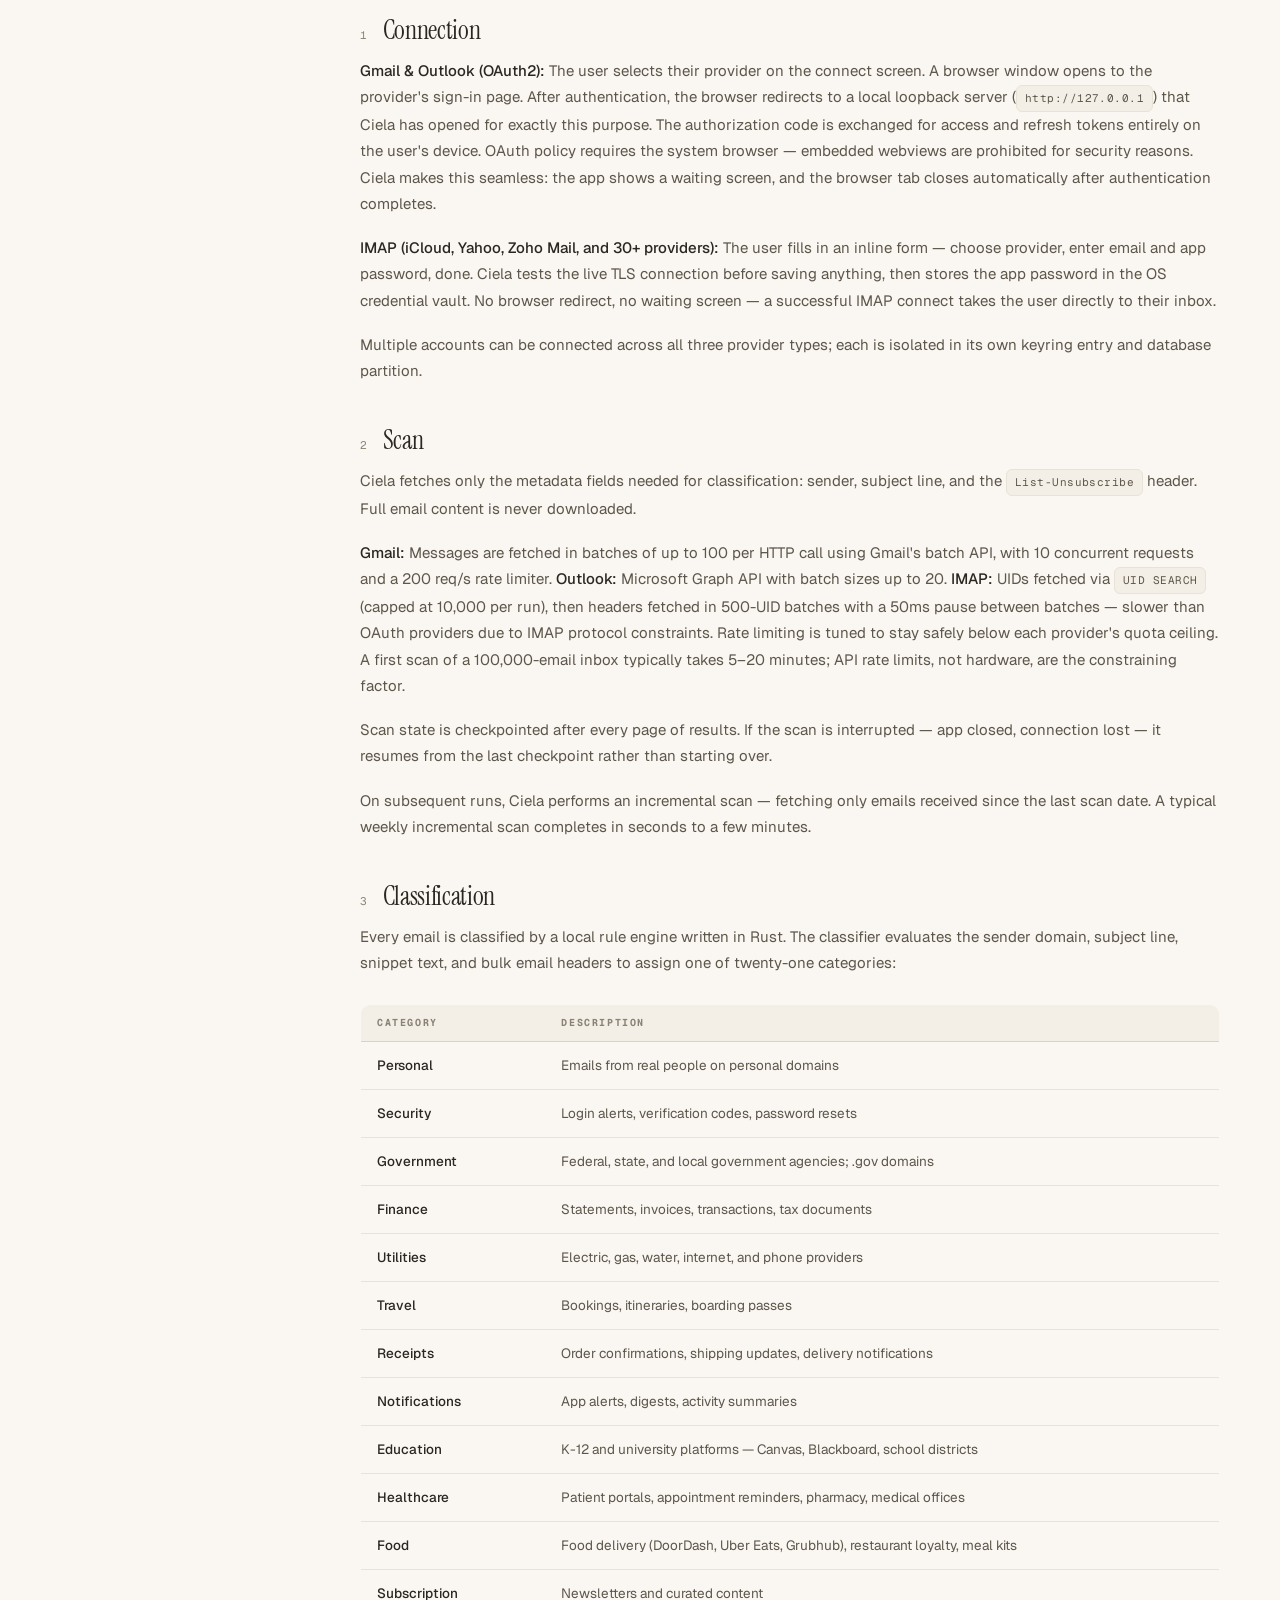
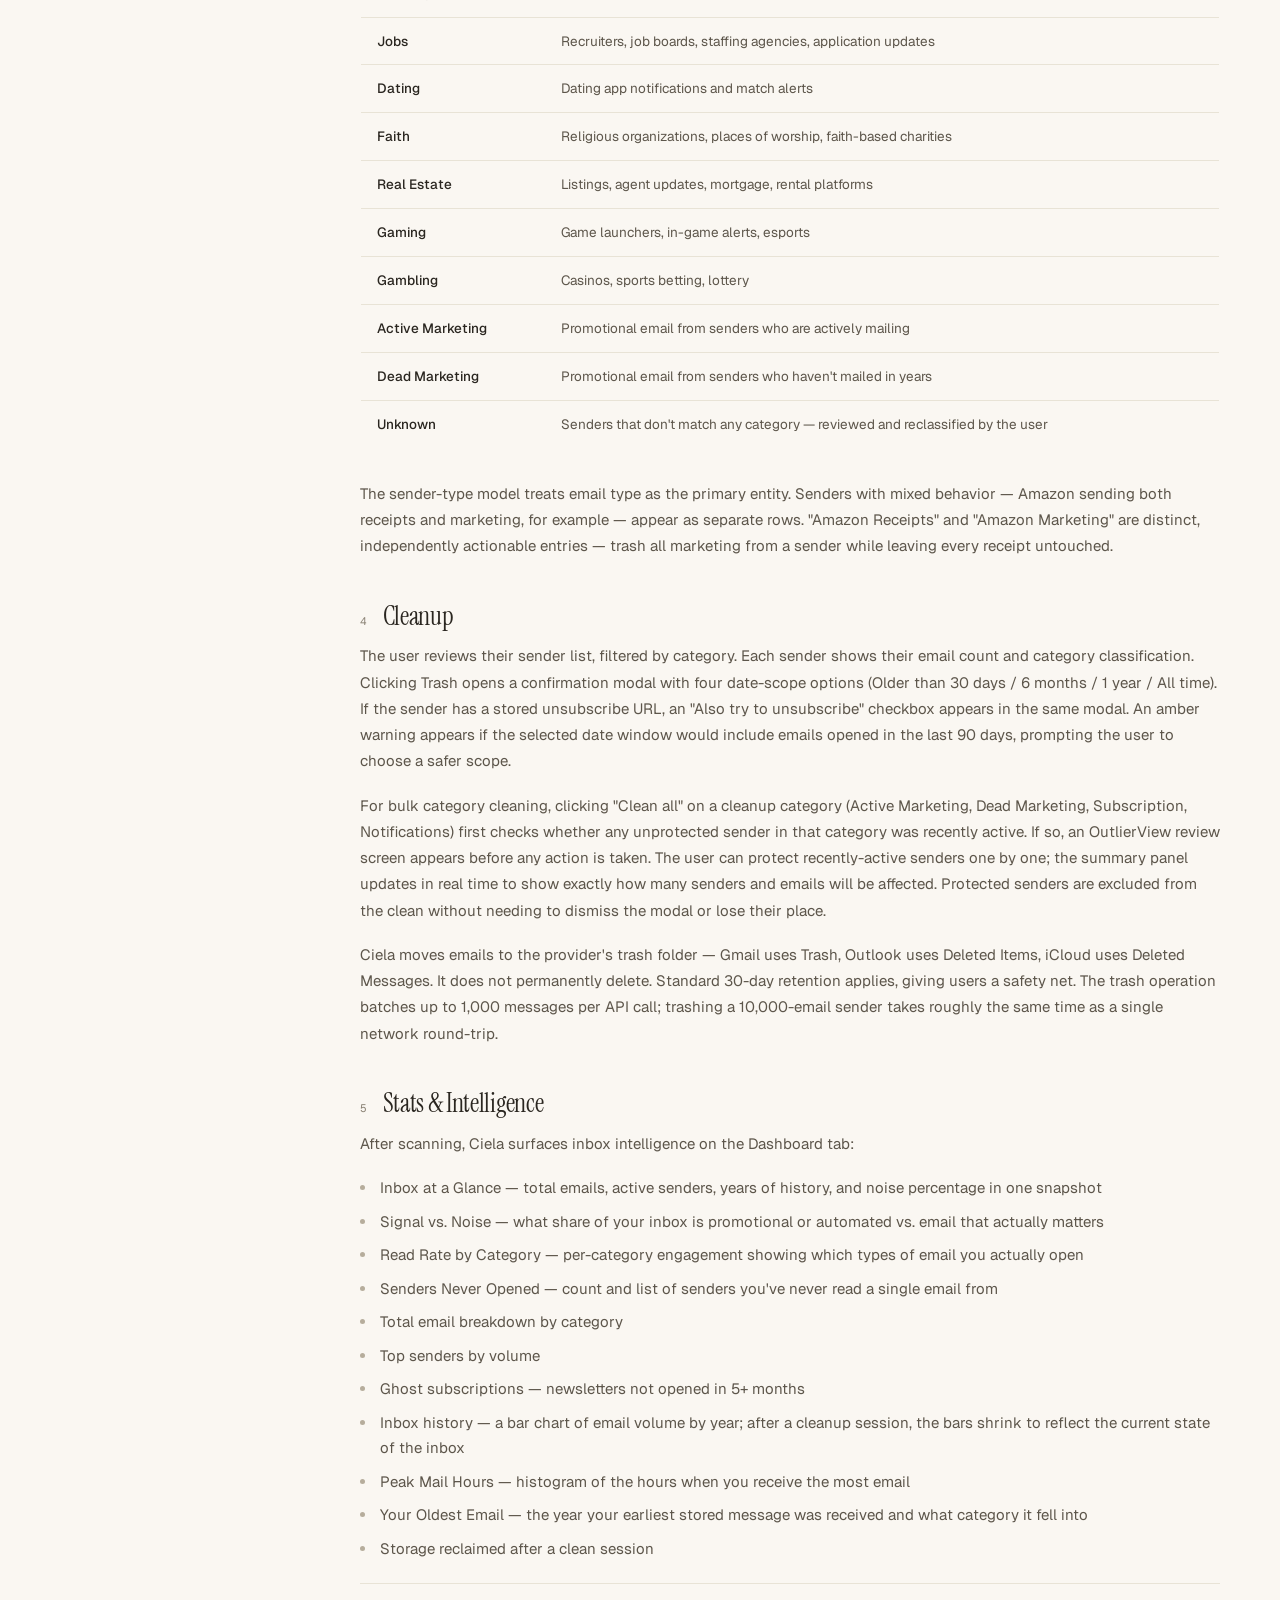
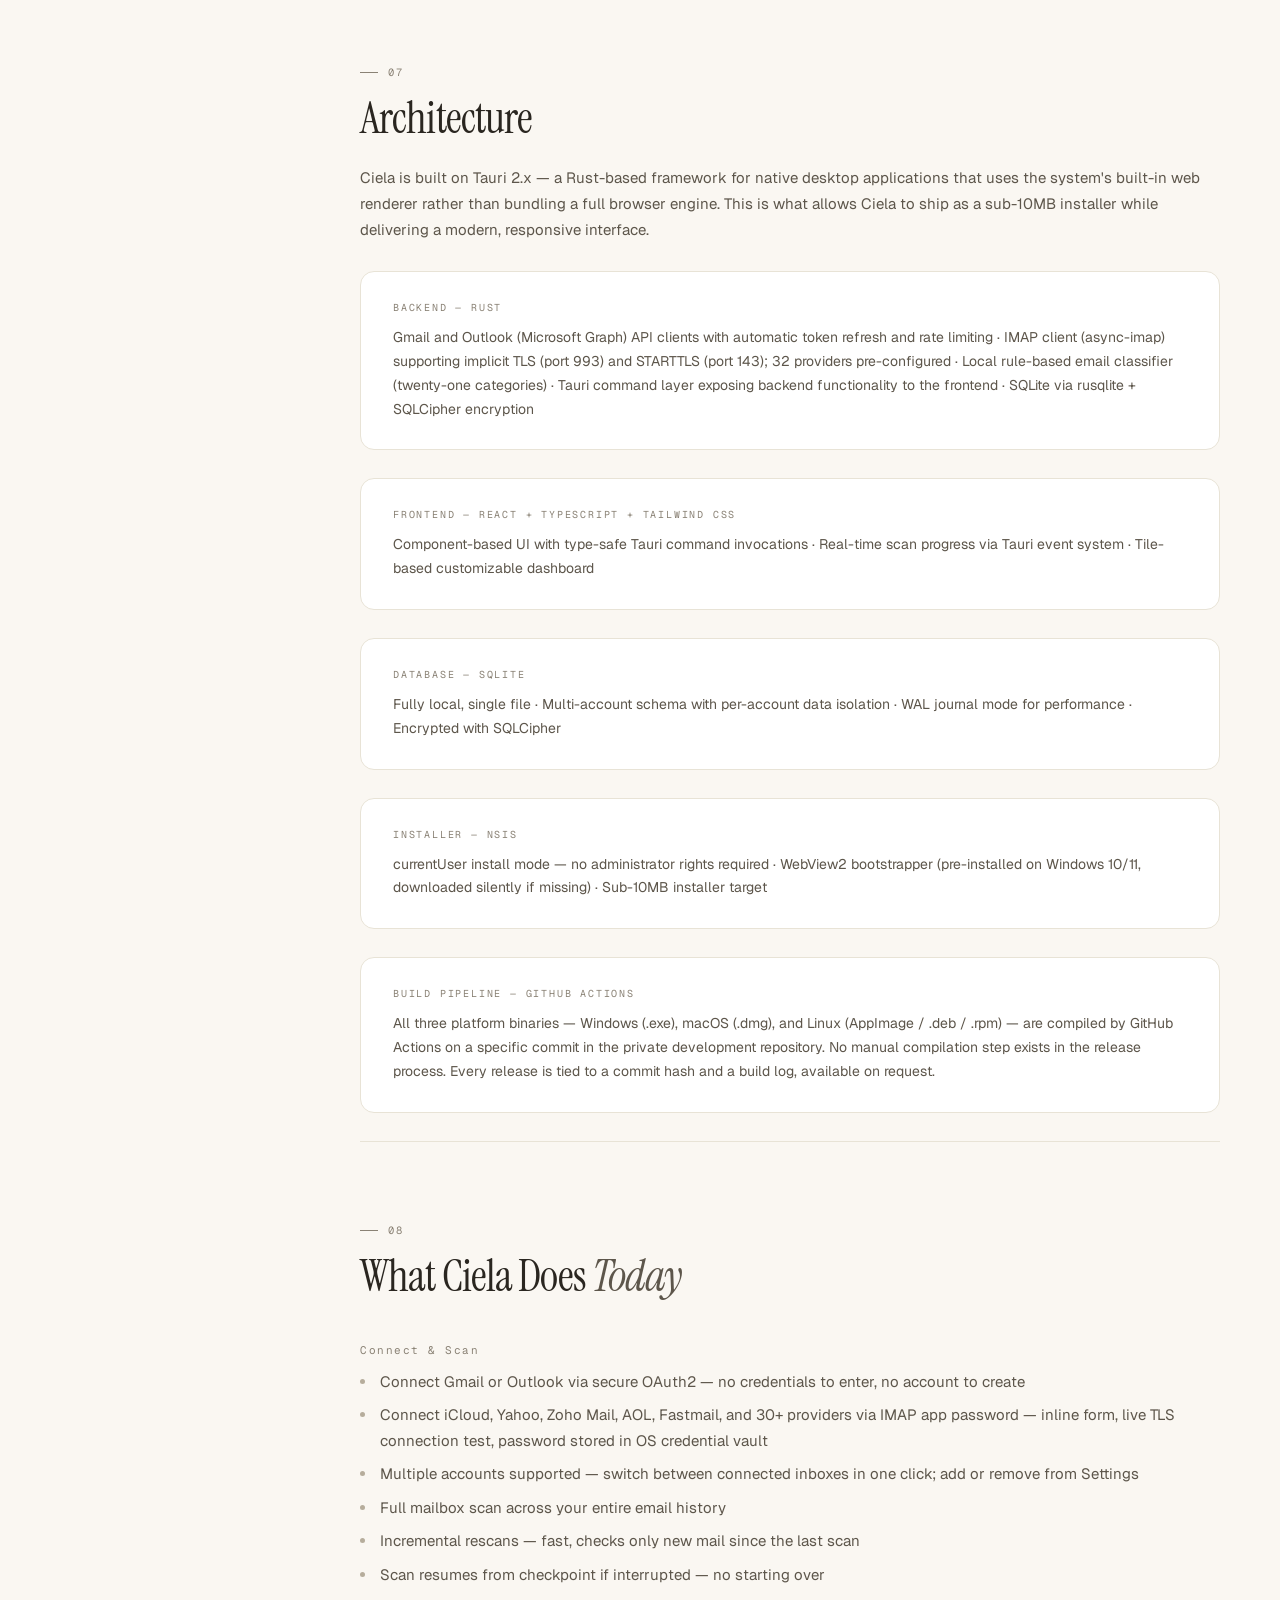
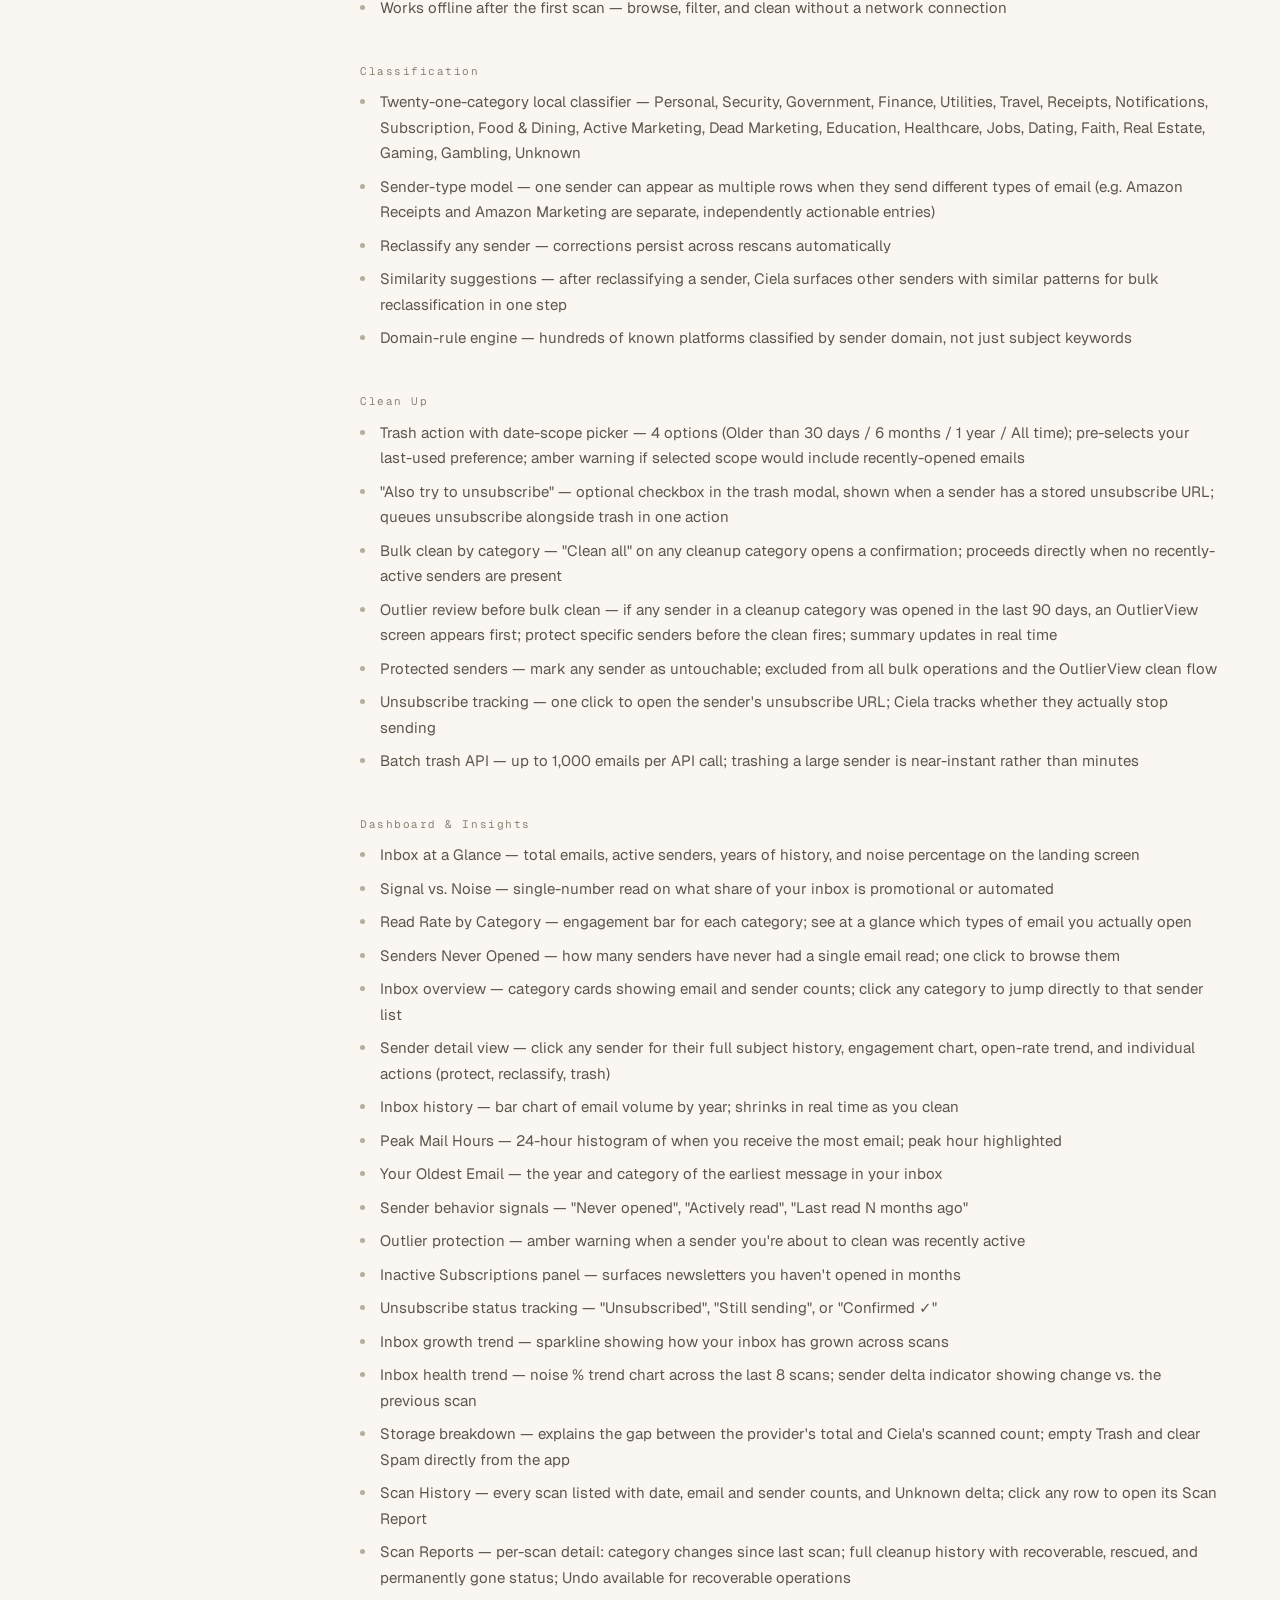
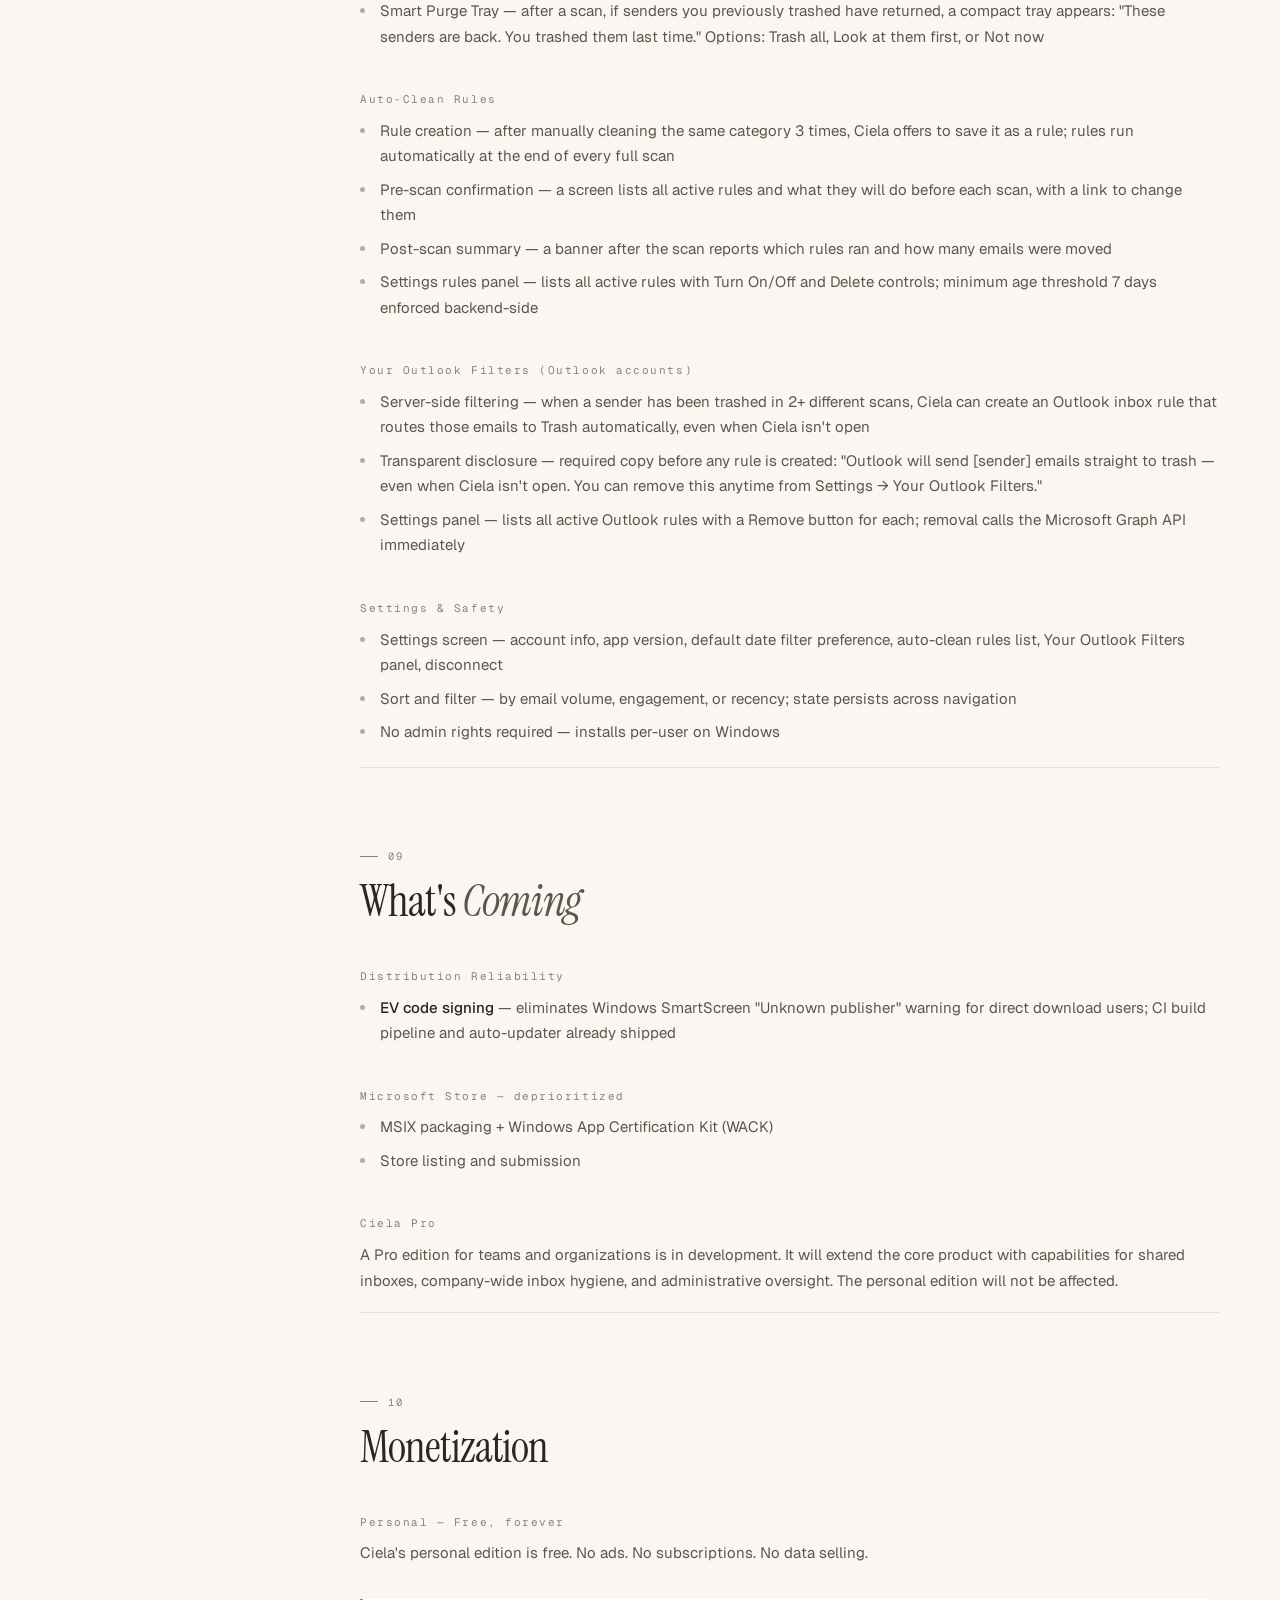
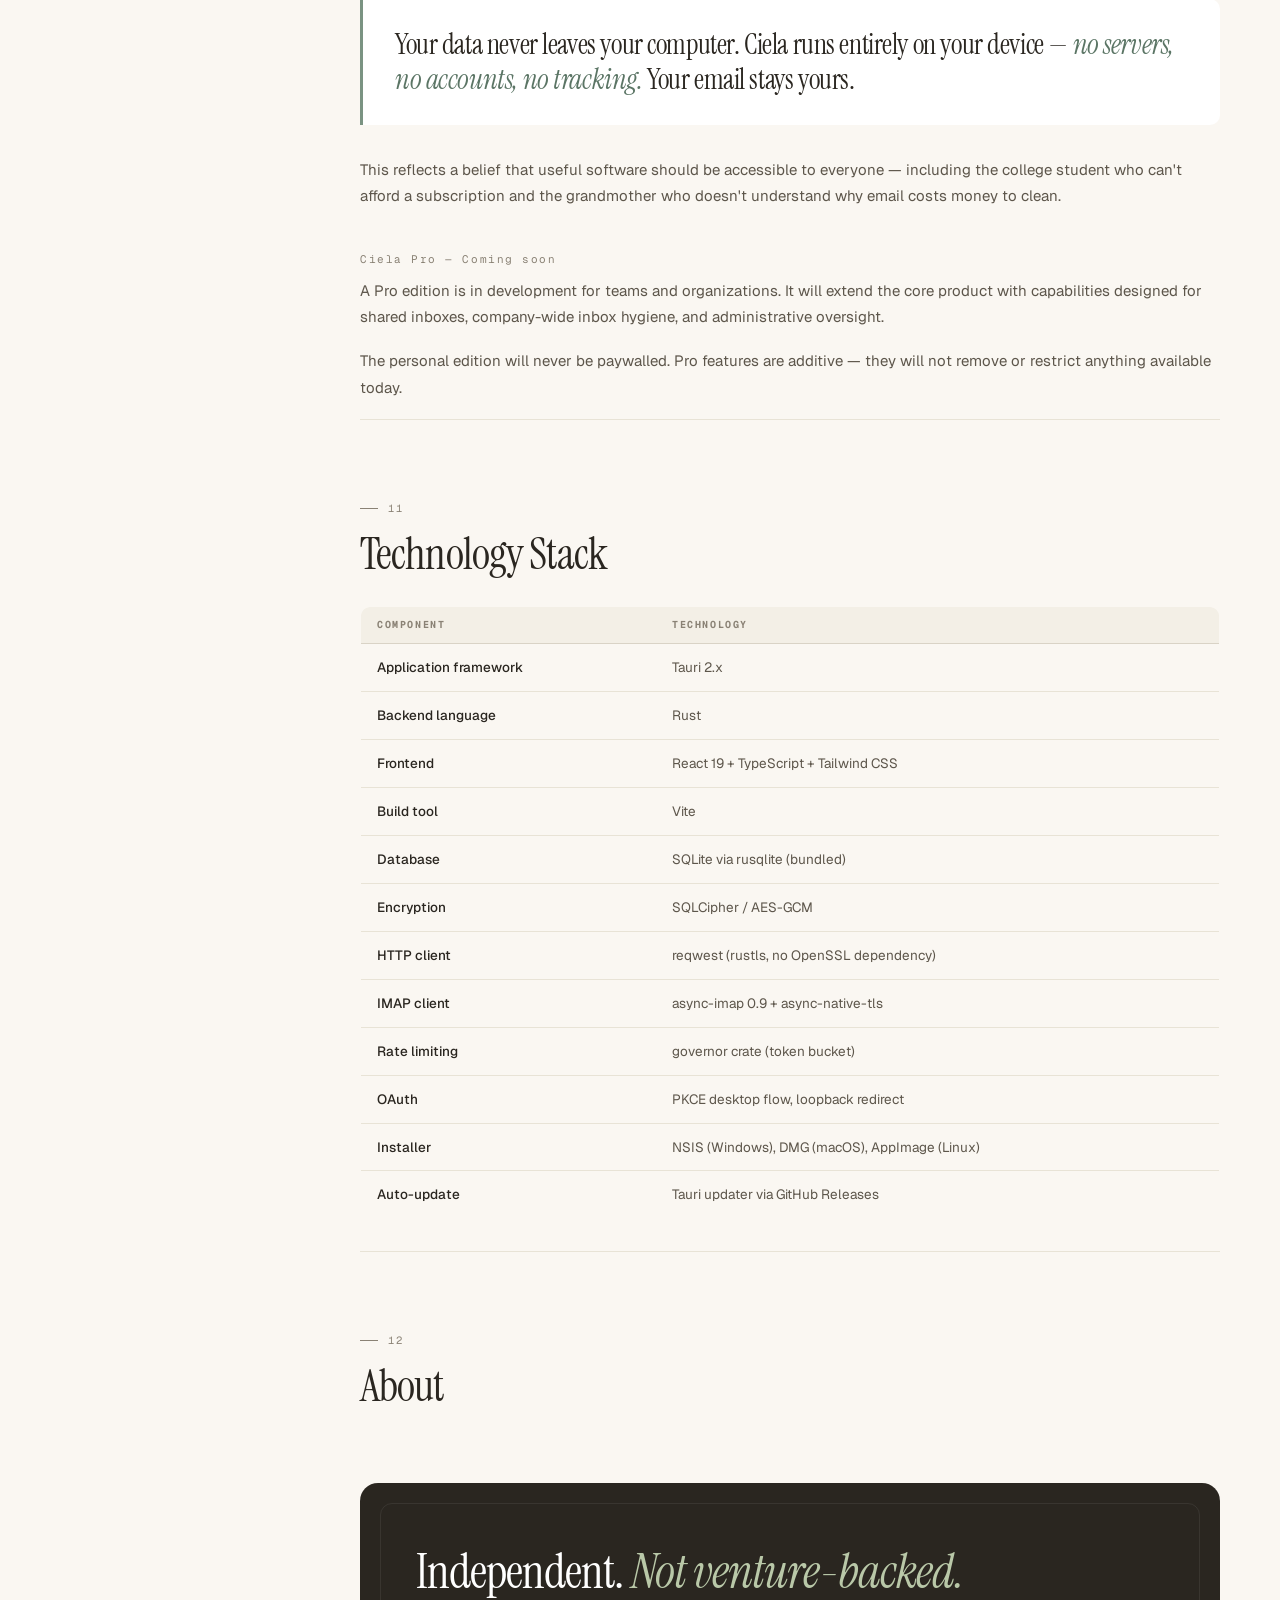
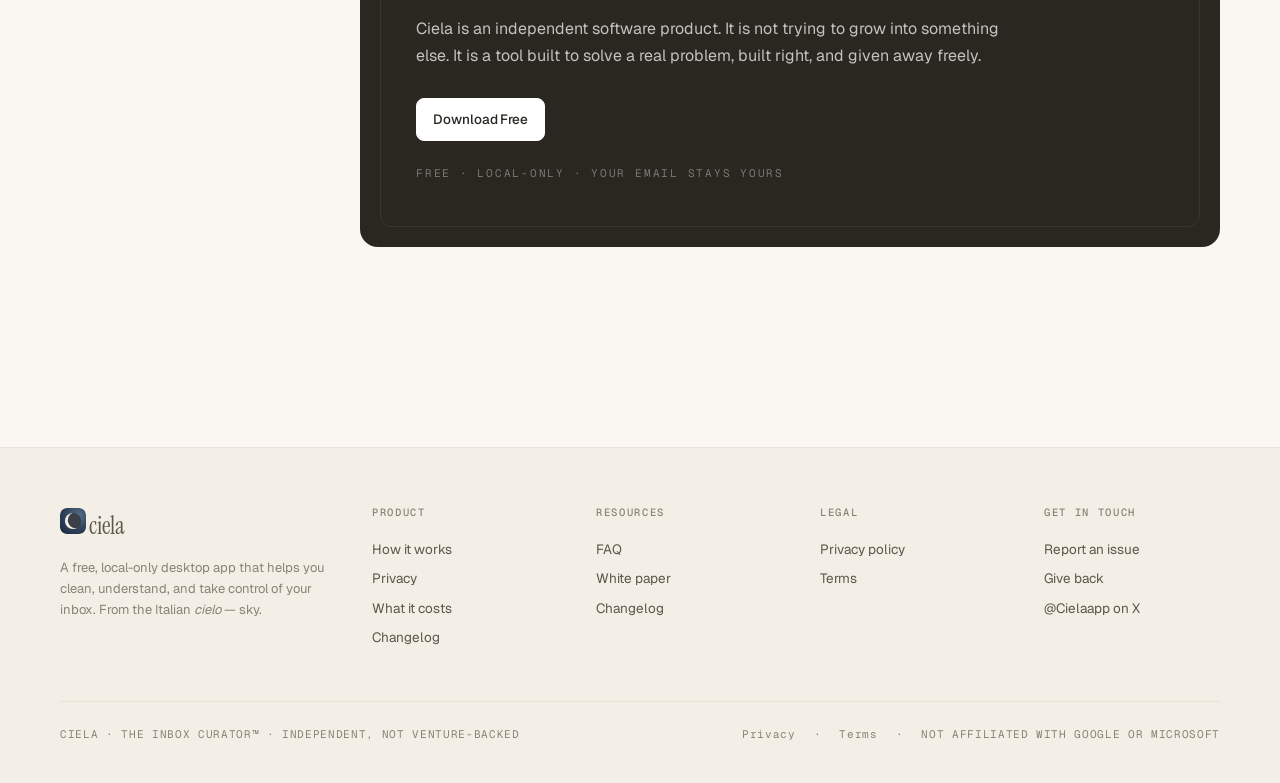
<file: Whitepaper.html>
﻿<!doctype html>
<html lang="en">
<head>
<meta charset="utf-8" />
<link rel="icon" type="image/png" href="favicon.png" />
<meta name="viewport" content="width=device-width,initial-scale=1" />
<title>White Paper — Ciela: The Inbox Curator™</title>
<meta name="description" content="A full technical and product overview of Ciela — architecture, privacy model, classifier design, and roadmap. Free inbox cleaner for Gmail, Outlook, iCloud, Yahoo, Fastmail, and 32+ IMAP providers on Windows, Mac, and Linux." />
<meta name="robots" content="index, follow" />
<link rel="canonical" href="https://ciela.app/Whitepaper.html" />
<meta name="theme-color" content="#faf7f2" />

<!-- Open Graph -->
<meta property="og:type" content="article" />
<meta property="og:url" content="https://ciela.app/Whitepaper.html" />
<meta property="og:title" content="White Paper — Ciela: The Inbox Curator™" />
<meta property="og:description" content="Technical and product overview of Ciela — architecture, privacy model, classifier design, and roadmap." />
<meta property="og:site_name" content="Ciela" />
<meta property="og:locale" content="en_US" />

<!-- Twitter Card -->
<meta name="twitter:card" content="summary" />
<meta name="twitter:title" content="White Paper — Ciela: The Inbox Curator™" />
<meta name="twitter:description" content="Technical overview of Ciela: architecture, privacy model, classifier design, and roadmap." />
<meta name="twitter:site" content="@Cielaapp" />
<link rel="preconnect" href="https://fonts.googleapis.com">
<link rel="preconnect" href="https://fonts.gstatic.com" crossorigin>
<link href="https://fonts.googleapis.com/css2?family=Instrument+Serif:ital@0;1&family=Geist:wght@300;400;500;600&family=Geist+Mono:wght@400;500&display=swap" rel="stylesheet">
<link rel="stylesheet" href="shared.css">
<style>
  .ink-2{color:var(--ink-2);}
  .it{font-style:italic;}

  /* ── whitepaper header ───────────────── */
  .wp-header{
    padding:80px 0 64px;
    border-bottom:1px solid var(--rule-soft);
  }
  .wp-header-inner{max-width:780px;}
  .eyebrow{
    display:inline-flex;align-items:center;gap:10px;
    font-family:"Geist Mono",monospace;font-size:10.5px;letter-spacing:.18em;
    color:var(--ink-3);text-transform:uppercase;
    padding:7px 12px;border:1px solid var(--rule);border-radius:99px;background:#fff;
  }
  .eyebrow .dot{width:6px;height:6px;border-radius:99px;background:var(--sage);}
  .wp-header h1{
    font-family:"Instrument Serif",serif;font-weight:400;
    font-size:72px;line-height:.98;letter-spacing:-0.025em;
    margin:22px 0 0;color:var(--ink);
  }
  .wp-header h1 em{font-style:italic;color:var(--ink-2);}
  .wp-header .lede{
    color:var(--ink-2);font-size:17px;line-height:1.65;margin-top:22px;max-width:620px;
  }
  .wp-meta{
    display:flex;align-items:center;gap:24px;margin-top:28px;
    font-family:"Geist Mono",monospace;font-size:11px;letter-spacing:.10em;color:var(--ink-3);
    text-transform:uppercase;
  }
  .wp-meta span{display:inline-flex;align-items:center;gap:8px;}
  .wp-meta .sep{color:var(--rule);}

  /* ── layout ──────────────────────────── */
  .wp-layout{
    display:grid;
    grid-template-columns:220px 1fr;
    gap:80px;
    align-items:start;
    padding:80px 0 120px;
  }

  /* ── table of contents ───────────────── */
  .toc{
    position:sticky;top:88px;
    font-size:12.5px;
    line-height:1.55;
  }
  .toc-label{
    font-family:"Geist Mono",monospace;font-size:9.5px;letter-spacing:.20em;color:var(--ink-3);
    text-transform:uppercase;margin-bottom:14px;
  }
  .toc ol{list-style:none;padding:0;margin:0;display:flex;flex-direction:column;gap:0;}
  .toc li a{
    display:block;padding:7px 10px 7px 12px;
    color:var(--ink-3);border-left:2px solid var(--rule-soft);
    font-size:12.5px;line-height:1.45;
    transition:color .12s, border-color .12s;
  }
  .toc li a:hover{color:var(--ink);border-left-color:var(--sage);}
  .toc li a.active{color:var(--ink-2);border-left-color:var(--sage);}

  /* ── prose ───────────────────────────── */
  .wp-prose{min-width:0;}

  .wp-section{
    padding-top:72px;
    margin-top:0;
    border-top:1px solid var(--rule-soft);
  }
  .wp-section:first-child{border-top:0;padding-top:0;}

  .section-eyebrow{
    font-family:"Geist Mono",monospace;font-size:10.5px;letter-spacing:.22em;color:var(--ink-3);
    text-transform:uppercase;display:inline-flex;align-items:center;gap:10px;
    margin-bottom:14px;
  }
  .section-eyebrow::before{content:'';width:18px;height:1px;background:var(--ink-3);display:inline-block;}

  .wp-prose h2{
    font-family:"Instrument Serif",serif;font-weight:400;
    font-size:44px;line-height:1.08;letter-spacing:-0.020em;
    margin:0 0 22px;color:var(--ink);
  }
  .wp-prose h2 em{font-style:italic;color:var(--ink-2);}

  .wp-prose h3{
    font-family:"Instrument Serif",serif;font-weight:400;
    font-size:26px;line-height:1.15;letter-spacing:-0.012em;
    margin:42px 0 12px;color:var(--ink);
    display:flex;align-items:baseline;gap:14px;
  }
  .wp-prose h3 .num{
    font-family:"Geist Mono",monospace;font-size:11px;letter-spacing:.14em;
    color:var(--ink-3);font-style:normal;margin-top:2px;flex-shrink:0;
  }

  .wp-prose p{
    color:var(--ink-2);font-size:15px;line-height:1.75;margin:0 0 18px;
  }
  .wp-prose p strong{color:var(--ink);font-weight:500;}

  .wp-prose ul, .wp-prose ol{
    color:var(--ink-2);font-size:15px;line-height:1.7;
    padding-left:0;margin:0 0 22px;list-style:none;
    display:flex;flex-direction:column;gap:8px;
  }
  .wp-prose ul li, .wp-prose ol li{
    padding-left:20px;position:relative;
  }
  .wp-prose ul li::before{
    content:'';position:absolute;left:0;top:10px;
    width:5px;height:5px;border-radius:99px;background:var(--ink-4);
  }
  .wp-prose ol{counter-reset:item;}
  .wp-prose ol li{counter-increment:item;}
  .wp-prose ol li::before{
    content:counter(item);
    position:absolute;left:0;top:0;
    font-family:"Geist Mono",monospace;font-size:11px;color:var(--ink-3);letter-spacing:.04em;
  }
  .wp-prose li strong{color:var(--ink);font-weight:500;}

  blockquote.pull{
    font-family:"Instrument Serif",serif;font-size:28px;line-height:1.25;
    letter-spacing:-0.015em;color:var(--ink);font-weight:400;
    margin:32px 0;padding:28px 32px;
    border-left:3px solid var(--sage);
    background:#fff;border-radius:0 10px 10px 0;
  }
  blockquote.pull em{color:var(--sage-deep);}

  /* ── tables ──────────────────────────── */
  .table-wrap{overflow-x:auto;margin:28px 0 32px;}
  table{
    width:100%;border-collapse:collapse;
    font-size:13.5px;
  }
  thead th{
    font-family:"Geist Mono",monospace;font-size:10px;letter-spacing:.16em;
    color:var(--ink-3);text-transform:uppercase;text-align:left;
    padding:10px 16px;border-bottom:1px solid var(--rule);background:var(--paper-2);
  }
  thead th:first-child{border-radius:8px 0 0 0;}
  thead th:last-child{border-radius:0 8px 0 0;}
  tbody tr{border-bottom:1px solid var(--rule-soft);}
  tbody tr:last-child{border-bottom:0;}
  tbody td{
    padding:13px 16px;vertical-align:top;
    color:var(--ink-2);line-height:1.55;
  }
  tbody td:first-child{color:var(--ink);font-weight:500;}
  table{border:1px solid var(--rule-soft);border-radius:10px;overflow:hidden;}

  /* ── check / cross lists ─────────────── */
  .check-list{display:flex;flex-direction:column;gap:14px;margin:22px 0 28px;}
  .check-list .item{display:grid;grid-template-columns:22px 1fr;gap:12px;align-items:flex-start;}
  .check-list .yes{
    width:18px;height:18px;border-radius:99px;background:var(--sage-soft);
    border:1px solid var(--sage);display:flex;align-items:center;justify-content:center;
    margin-top:2px;flex-shrink:0;
  }
  .check-list .no{
    width:18px;height:18px;border-radius:99px;background:var(--paper-2);
    border:1px solid var(--rule);display:flex;align-items:center;justify-content:center;
    margin-top:2px;color:var(--ink-3);flex-shrink:0;
  }
  .check-list .t{font-size:14px;color:var(--ink);}
  .check-list .s{font-size:12.5px;color:var(--ink-3);margin-top:3px;line-height:1.55;}

  /* ── callout box ─────────────────────── */
  .callout{
    background:#fff;border:1px solid var(--rule-soft);border-radius:14px;
    padding:28px 32px;margin:28px 0;
  }
  .callout .k{
    font-family:"Geist Mono",monospace;font-size:10px;letter-spacing:.18em;
    color:var(--ink-3);text-transform:uppercase;margin-bottom:10px;
  }
  .callout p{margin:0;color:var(--ink-2);font-size:14px;line-height:1.7;}
  .callout p strong{color:var(--ink);}

  /* ── ruth banner ────────────────────── */
  .ruth-banner{
    background:#fff;border:1px solid var(--rule-soft);border-radius:18px;
    padding:48px 52px;margin:28px 0;
    position:relative;overflow:hidden;
  }
  .ruth-banner::before{
    content:'';position:absolute;right:-180px;bottom:-180px;width:440px;height:440px;
    border-radius:50%;border:1px solid var(--rule-soft);
  }
  .ruth-banner::after{
    content:'';position:absolute;right:-120px;bottom:-120px;width:320px;height:320px;
    border-radius:50%;border:1px solid var(--rule-soft);
  }
  .ruth-banner blockquote{
    font-family:"Instrument Serif",serif;font-size:36px;line-height:1.15;
    letter-spacing:-0.018em;color:var(--ink);font-weight:400;
    margin:0 0 18px;position:relative;z-index:1;
  }
  .ruth-banner blockquote em{color:var(--sage-deep);}
  .ruth-banner .attrib{
    font-size:13.5px;color:var(--ink-3);position:relative;z-index:1;
    font-family:"Geist Mono",monospace;letter-spacing:.06em;text-transform:uppercase;
  }

  /* ── stack label ─────────────────────── */
  .stack-label{
    display:inline-flex;align-items:center;gap:6px;
    background:var(--paper-2);border:1px solid var(--rule-soft);border-radius:6px;
    padding:3px 8px;
    font-family:"Geist Mono",monospace;font-size:11px;color:var(--ink-2);letter-spacing:.04em;
    vertical-align:middle;
  }

  /* ── about strip ─────────────────────── */
  .about-strip{
    background:var(--ink);color:#fff;border-radius:18px;
    padding:64px 56px;margin-top:72px;
    position:relative;overflow:hidden;
  }
  .about-strip::before{
    content:'';position:absolute;inset:20px;
    border:1px solid rgba(255,255,255,.07);border-radius:12px;pointer-events:none;
  }
  .about-strip h2{
    font-family:"Instrument Serif",serif;font-weight:400;
    font-size:48px;line-height:1.05;letter-spacing:-0.02em;
    margin:0 0 18px;color:#fff;position:relative;z-index:1;
  }
  .about-strip h2 em{font-style:italic;color:#b9c8a8;}
  .about-strip p{
    color:rgba(255,255,255,.72);font-size:16px;line-height:1.7;
    max-width:600px;margin:0 0 28px;position:relative;z-index:1;
  }
  .about-strip .btn-row{display:flex;gap:12px;flex-wrap:wrap;position:relative;z-index:1;}
  .about-strip .btn{background:#fff;color:var(--ink);border-color:#fff;}
  .about-strip .btn:hover{background:#f2eee5;}
  .about-strip .micro{
    margin-top:24px;color:rgba(255,255,255,.38);
    font-family:"Geist Mono",monospace;font-size:11px;letter-spacing:.16em;
    position:relative;z-index:1;
  }

  footer{margin-top:80px;}

  /* ── responsive ──────────────────────── */
  @media (max-width:1000px){
    .wp-layout{grid-template-columns:1fr;gap:0;}
    .toc{display:none;}
    .wp-header h1{font-size:52px;}
  }
  @media (max-width:640px){
    .wp-header h1{font-size:40px;}
    .wp-prose h2{font-size:32px;}
    .ruth-banner{padding:32px 28px;}
    .ruth-banner blockquote{font-size:26px;}
    .about-strip{padding:40px 32px;}
    .about-strip h2{font-size:34px;}
  }
</style>
</head>
<body>

<!-- ─── NAV ────────────────────────────────────────────────────────── -->
<nav class="nav">
  <div class="wide nav-inner">
    <a class="brand" href="https://ciela.app/" aria-label="Ciela home">
      <svg width="28" height="28" viewBox="0 0 100 100" aria-hidden style="border-radius:8px;">
        <defs>
          <radialGradient id="nav-sky" cx="0.7" cy="0.3" r="1.05"><stop offset="0%" stop-color="#56708a"/><stop offset="48%" stop-color="#2f435a"/><stop offset="100%" stop-color="#16203a"/></radialGradient>
          <mask id="nav-cre"><rect width="100" height="100" fill="black"/><circle cx="50" cy="50" r="31" fill="white"/><circle cx="61" cy="47" r="31" fill="black"/></mask>
        </defs>
        <rect width="100" height="100" rx="22" fill="url(#nav-sky)"/>
        <circle cx="50" cy="50" r="31" fill="#3a3f4a"/>
        <rect width="100" height="100" fill="#f5efe4" mask="url(#nav-cre)"/>
      </svg>
      <span class="word">ciela</span>
      <span class="sub">the inbox curator</span>
    </a>
    <div class="nav-links">
      <a href="https://ciela.app/#how">How it works</a>
      <a href="https://ciela.app/#free">What it costs</a>
      <a href="https://ciela.app/#faq">FAQ</a>
      <a href="Changelog.html" class="muted">Changelog</a>
      <a href="contact.html" class="muted">Get in touch</a>
      <a href="give.html" class="nav-accent">Give back</a>
    </div>
    <div class="nav-right">
      <a class="btn dark small" href="https://ciela.app/#download">
        Download Free
      </a>
    </div>
  </div>
</nav>

<!-- ─── HEADER ──────────────────────────────────────────────────────── -->
<section class="wp-header">
  <div class="wide">
    <div class="wp-header-inner">
      <span class="eyebrow"><span class="dot"></span>White Paper · Living Document</span>
      <h1>Ciela: <em>The Inbox Curator™</em></h1>
      <p class="lede">
        A full technical and product overview — architecture, privacy model, classification system, and what's coming next.
      </p>
      <div class="wp-meta">
        <span>Last updated June 24, 2026</span>
        <span class="sep">·</span>
        <span>v0.7.0</span>
        <span class="sep">·</span>
        <span>Independent, not venture-backed</span>
      </div>
    </div>
  </div>
</section>

<!-- ─── BODY ────────────────────────────────────────────────────────── -->
<div class="wide">
  <div class="wp-layout">

    <!-- TOC -->
    <aside class="toc" aria-label="Table of contents">
      <div class="toc-label">Contents</div>
      <ol>
        <li><a href="#executive-summary">Executive Summary</a></li>
        <li><a href="#the-problem">The Problem</a></li>
        <li><a href="#the-vision">The Vision</a></li>
        <li><a href="#ruth-experience">The Ruth Experience</a></li>
        <li><a href="#privacy">Privacy &amp; Security</a></li>
        <li><a href="#how-it-works">How It Works</a></li>
        <li><a href="#architecture">Architecture</a></li>
        <li><a href="#what-ciela-does">What Ciela Does Today</a></li>
        <li><a href="#whats-coming">What's Coming</a></li>
        <li><a href="#monetization">Monetization</a></li>
        <li><a href="#technology-stack">Technology Stack</a></li>
        <li><a href="#about">About</a></li>
      </ol>
    </aside>

    <!-- Prose -->
    <article class="wp-prose">

      <!-- 1. Executive Summary -->
      <section id="executive-summary" class="wp-section">
        <span class="section-eyebrow">01</span>
        <h2>Executive Summary</h2>
        <p>
          Ciela is a free, local-only desktop application that helps people clean, understand, and take control of their email inbox. It connects to Gmail and Outlook via secure OAuth2, and to iCloud, Yahoo, Zoho Mail, AOL, Fastmail, and 30+ other providers via IMAP. Scanning happens entirely on your own device, emails are classified into twenty-one categories, and you have the tools to clean years of unwanted email in minutes.
        </p>
        <p>
          <strong>No cloud. No servers. No accounts. No ads. No subscriptions.</strong> Your email stays yours.
        </p>
        <p>
          Ciela is built for everyone — from the grandmother overwhelmed by 15 years of promotional email, to the privacy-conscious professional who refuses to hand their inbox to a third-party cloud service. The core cleanup tool is free and always will be.
        </p>
      </section>

      <!-- 2. The Problem -->
      <section id="the-problem" class="wp-section">
        <span class="section-eyebrow">02</span>
        <h2>The Problem</h2>
        <p>
          The average person receives over 120 emails per day. After a decade of inbox accumulation, many users carry 50,000 to 200,000 emails — the vast majority of which are promotional, automated, or long-expired notifications they never asked for and will never read.
        </p>
        <p>Existing solutions fall into two categories, both unsatisfactory:</p>
        <ul>
          <li><strong>Cloud-based cleaners</strong> (Unroll.me, Clean Email, Mailstrom) require users to grant full Gmail access to a third-party server. These services read, index, and in some cases monetize inbox data. For privacy-conscious users — and for anyone who has thought carefully about what their inbox actually contains — this is unacceptable.</li>
          <li><strong>Manual cleanup</strong> is simply not viable at scale. Deleting 50,000 emails one by one, or even sender by sender through Gmail's search interface, takes hours of tedious work that most people never finish.</li>
        </ul>
        <p>Ciela solves both problems. It does the heavy lifting of a cloud cleaner, with the privacy guarantees of a local tool.</p>
      </section>

      <!-- 3. The Vision -->
      <section id="the-vision" class="wp-section">
        <span class="section-eyebrow">03</span>
        <h2>The Vision</h2>
        <p>
          Ciela is a tool, not a companion. It is calm, precise, and trustworthy. It does not have a personality. It does not send notifications. It does not ask for reviews.
        </p>
        <p>
          The personal edition is free and always will be. A Pro edition for teams and organizations is in development — it will never compromise the core free product.
        </p>
        <p>
          It does one thing exceptionally well: it clears the air in your inbox.
        </p>
        <p>
          The name Ciela draws from the Italian <em>cielo</em> — sky. The mission is to make your inbox feel light again.
        </p>
      </section>

      <!-- 4. The Ruth Experience -->
      <section id="ruth-experience" class="wp-section">
        <span class="section-eyebrow">04</span>
        <h2><em>The Ruth Experience</em></h2>
        <p>Every design decision in Ciela is evaluated against a single question:</p>

        <div class="ruth-banner">
          <blockquote>Would <em>Ruth</em> understand this?<br>Would Ruth feel safe?</blockquote>
          <p class="attrib">The Ruth Test — applied to every screen</p>
        </div>

        <p>
          Ruth is our design persona — a non-technical user in her 60s, comfortable with tablets and Chromebooks, overwhelmed by her inbox but unwilling to hand it to a service she doesn't trust. She is patient and curious, but easily overwhelmed by jargon, error codes, or interfaces that assume technical knowledge.
        </p>
        <p>Ciela must pass the Ruth test at every screen:</p>
        <ul>
          <li>No raw error codes — ever</li>
          <li>No technical terminology without plain-language explanation</li>
          <li>No blank screens or silent failures</li>
          <li>Every action has a clear, reversible consequence</li>
          <li>The app always tells Ruth what it is doing and why</li>
        </ul>
        <p>The Ruth Experience also defines the scan screen. Rather than a blank spinner during a long first scan, Ruth sees:</p>
        <ul>
          <li>A real-time progress bar with accurate percentage</li>
          <li>A live category breakdown building as emails are classified</li>
          <li>Rotating tips that teach her what Ciela can do</li>
        </ul>
      </section>

      <!-- 5. Privacy & Security -->
      <section id="privacy" class="wp-section">
        <span class="section-eyebrow">05</span>
        <h2>Privacy &amp; Security</h2>

        <blockquote class="pull">Privacy is not a feature in Ciela. It is the <em>foundation.</em></blockquote>

        <div class="check-list">
          <div class="item">
            <span class="yes">
              <svg width="10" height="10" viewBox="0 0 24 24" fill="none" stroke="var(--sage-deep)" stroke-width="2.5" stroke-linecap="round" stroke-linejoin="round"><path d="M20 6L9 17l-5-5"/></svg>
            </span>
            <div>
              <div class="t">Connects to Gmail and Outlook via OAuth2 PKCE</div>
              <div class="s">The same secure flow used by every major email client.</div>
            </div>
          </div>
          <div class="item">
            <span class="yes">
              <svg width="10" height="10" viewBox="0 0 24 24" fill="none" stroke="var(--sage-deep)" stroke-width="2.5" stroke-linecap="round" stroke-linejoin="round"><path d="M20 6L9 17l-5-5"/></svg>
            </span>
            <div>
              <div class="t">Connects to iCloud, Yahoo, and 30+ IMAP providers via app passwords</div>
              <div class="s">IMAP app passwords never leave your device — stored in the OS credential vault and wrapped in zeroing memory for their entire in-memory lifetime.</div>
            </div>
          </div>
          <div class="item">
            <span class="yes">
              <svg width="10" height="10" viewBox="0 0 24 24" fill="none" stroke="var(--sage-deep)" stroke-width="2.5" stroke-linecap="round" stroke-linejoin="round"><path d="M20 6L9 17l-5-5"/></svg>
            </span>
            <div>
              <div class="t">Reads email metadata locally on your device</div>
              <div class="s">Sender, subject line, and List-Unsubscribe header only — never the full body or attachments. IMAP uses PEEK fetch so emails are never marked read.</div>
            </div>
          </div>
          <div class="item">
            <span class="yes">
              <svg width="10" height="10" viewBox="0 0 24 24" fill="none" stroke="var(--sage-deep)" stroke-width="2.5" stroke-linecap="round" stroke-linejoin="round"><path d="M20 6L9 17l-5-5"/></svg>
            </span>
            <div>
              <div class="t">Classifies emails using local rules</div>
              <div class="s">No machine learning API, no cloud inference — a Rust rule engine running on your machine.</div>
            </div>
          </div>
          <div class="item">
            <span class="yes">
              <svg width="10" height="10" viewBox="0 0 24 24" fill="none" stroke="var(--sage-deep)" stroke-width="2.5" stroke-linecap="round" stroke-linejoin="round"><path d="M20 6L9 17l-5-5"/></svg>
            </span>
            <div>
              <div class="t">Stores results in an encrypted local database</div>
              <div class="s">SQLite via SQLCipher — encrypted at rest, key derived from device hardware.</div>
            </div>
          </div>
          <div class="item">
            <span class="yes">
              <svg width="10" height="10" viewBox="0 0 24 24" fill="none" stroke="var(--sage-deep)" stroke-width="2.5" stroke-linecap="round" stroke-linejoin="round"><path d="M20 6L9 17l-5-5"/></svg>
            </span>
            <div>
              <div class="t">Requests only the scopes it actually needs</div>
              <div class="s"><span class="mono" style="font-size:12px;">gmail.modify</span> for Gmail · <span class="mono" style="font-size:12px;">Mail.ReadWrite</span> for Outlook — not full account access.</div>
            </div>
          </div>
        </div>

        <div class="check-list" style="margin-top:0;">
          <div class="item">
            <span class="no">
              <svg width="10" height="10" viewBox="0 0 24 24" fill="none" stroke="currentColor" stroke-width="2.5" stroke-linecap="round"><path d="M18 6L6 18M6 6l12 12"/></svg>
            </span>
            <div>
              <div class="t">Never sends your email content to any server</div>
            </div>
          </div>
          <div class="item">
            <span class="no">
              <svg width="10" height="10" viewBox="0 0 24 24" fill="none" stroke="currentColor" stroke-width="2.5" stroke-linecap="round"><path d="M18 6L6 18M6 6l12 12"/></svg>
            </span>
            <div>
              <div class="t">Never stores OAuth tokens or IMAP credentials in plaintext</div>
            </div>
          </div>
          <div class="item">
            <span class="no">
              <svg width="10" height="10" viewBox="0 0 24 24" fill="none" stroke="currentColor" stroke-width="2.5" stroke-linecap="round"><path d="M18 6L6 18M6 6l12 12"/></svg>
            </span>
            <div>
              <div class="t">No analytics, telemetry, or usage tracking</div>
            </div>
          </div>
          <div class="item">
            <span class="no">
              <svg width="10" height="10" viewBox="0 0 24 24" fill="none" stroke="currentColor" stroke-width="2.5" stroke-linecap="round"><path d="M18 6L6 18M6 6l12 12"/></svg>
            </span>
            <div>
              <div class="t">No external resources loaded in the app interface</div>
            </div>
          </div>
          <div class="item">
            <span class="no">
              <svg width="10" height="10" viewBox="0 0 24 24" fill="none" stroke="currentColor" stroke-width="2.5" stroke-linecap="round"><path d="M18 6L6 18M6 6l12 12"/></svg>
            </span>
            <div>
              <div class="t">Connects to no server except your email provider's API and OAuth endpoints</div>
            </div>
          </div>
        </div>

        <h3><span class="num">5.1</span>Offline-first after scan</h3>
        <p>
          The initial scan is the only time Ciela requires a live network connection. Once complete, every sender list, subject line, stat, and insight is read from the local encrypted database — no network required. Ciela only reaches out to your provider again when you explicitly take action: moving emails to Trash or opening an unsubscribe URL. You can disconnect your internet after scanning and the entire inbox intelligence layer continues to work.
        </p>

        <h3><span class="num">5.2</span>Credential storage</h3>
        <p>
          OAuth tokens are held in memory during a session. When persistence is needed, credentials are stored in the OS-level encrypted vault — Windows Credential Manager, macOS Keychain, or Linux Secret Service — never in a plaintext file. IMAP app passwords follow the same path and are additionally wrapped in zeroing memory (<span class="stack-label">Zeroizing&lt;String&gt;</span>) for their entire in-memory lifetime, ensuring they are overwritten rather than garbage-collected when no longer needed.
        </p>

        <h3><span class="num">5.3</span>Database encryption</h3>
        <p>
          The local SQLite database is encrypted using SQLCipher. The encryption key is derived from the device's hardware identifier, making the database unreadable if the storage is removed from the machine, while remaining completely transparent to the user.
        </p>

        <h3><span class="num">5.4</span>OAuth client credentials</h3>
        <p>
          Ciela bundles Google and Microsoft OAuth Client IDs in the application binary. This is the standard, platform-endorsed pattern for installed desktop applications using the PKCE authorization flow. The credentials do not grant access to any user data on their own — they merely identify the application to the OAuth server. All actual authorization requires explicit user consent, and the resulting tokens are stored in the OS credential store, not in the binary.
        </p>

        <h3><span class="num">5.5</span>Security as a design principle</h3>
        <p>
          Every new feature is evaluated through a security lens before implementation. The guiding question is always: <em>does this require data to leave the device?</em> If yes, it requires explicit justification or is removed from scope.
        </p>
      </section>

      <!-- 6. How It Works -->
      <section id="how-it-works" class="wp-section">
        <span class="section-eyebrow">06</span>
        <h2>How It Works</h2>

        <h3><span class="num">1</span>Connection</h3>
        <p>
          <strong>Gmail &amp; Outlook (OAuth2):</strong> The user selects their provider on the connect screen. A browser window opens to the provider's sign-in page. After authentication, the browser redirects to a local loopback server (<span class="stack-label">http://127.0.0.1</span>) that Ciela has opened for exactly this purpose. The authorization code is exchanged for access and refresh tokens entirely on the user's device. OAuth policy requires the system browser — embedded webviews are prohibited for security reasons. Ciela makes this seamless: the app shows a waiting screen, and the browser tab closes automatically after authentication completes.
        </p>
        <p>
          <strong>IMAP (iCloud, Yahoo, Zoho Mail, and 30+ providers):</strong> The user fills in an inline form — choose provider, enter email and app password, done. Ciela tests the live TLS connection before saving anything, then stores the app password in the OS credential vault. No browser redirect, no waiting screen — a successful IMAP connect takes the user directly to their inbox.
        </p>
        <p>
          Multiple accounts can be connected across all three provider types; each is isolated in its own keyring entry and database partition.
        </p>

        <h3><span class="num">2</span>Scan</h3>
        <p>
          Ciela fetches only the metadata fields needed for classification: sender, subject line, and the <span class="stack-label">List-Unsubscribe</span> header. Full email content is never downloaded.
        </p>
        <p>
          <strong>Gmail:</strong> Messages are fetched in batches of up to 100 per HTTP call using Gmail's batch API, with 10 concurrent requests and a 200 req/s rate limiter. <strong>Outlook:</strong> Microsoft Graph API with batch sizes up to 20. <strong>IMAP:</strong> UIDs fetched via <span class="stack-label">UID SEARCH</span> (capped at 10,000 per run), then headers fetched in 500-UID batches with a 50ms pause between batches — slower than OAuth providers due to IMAP protocol constraints. Rate limiting is tuned to stay safely below each provider's quota ceiling. A first scan of a 100,000-email inbox typically takes 5–20 minutes; API rate limits, not hardware, are the constraining factor.
        </p>
        <p>
          Scan state is checkpointed after every page of results. If the scan is interrupted — app closed, connection lost — it resumes from the last checkpoint rather than starting over.
        </p>
        <p>
          On subsequent runs, Ciela performs an incremental scan — fetching only emails received since the last scan date. A typical weekly incremental scan completes in seconds to a few minutes.
        </p>

        <h3><span class="num">3</span>Classification</h3>
        <p>
          Every email is classified by a local rule engine written in Rust. The classifier evaluates the sender domain, subject line, snippet text, and bulk email headers to assign one of twenty-one categories:
        </p>
        <div class="table-wrap">
          <table>
            <thead>
              <tr>
                <th>Category</th>
                <th>Description</th>
              </tr>
            </thead>
            <tbody>
              <tr><td>Personal</td><td>Emails from real people on personal domains</td></tr>
              <tr><td>Security</td><td>Login alerts, verification codes, password resets</td></tr>
              <tr><td>Government</td><td>Federal, state, and local government agencies; .gov domains</td></tr>
              <tr><td>Finance</td><td>Statements, invoices, transactions, tax documents</td></tr>
              <tr><td>Utilities</td><td>Electric, gas, water, internet, and phone providers</td></tr>
              <tr><td>Travel</td><td>Bookings, itineraries, boarding passes</td></tr>
              <tr><td>Receipts</td><td>Order confirmations, shipping updates, delivery notifications</td></tr>
              <tr><td>Notifications</td><td>App alerts, digests, activity summaries</td></tr>
              <tr><td>Education</td><td>K-12 and university platforms — Canvas, Blackboard, school districts</td></tr>
              <tr><td>Healthcare</td><td>Patient portals, appointment reminders, pharmacy, medical offices</td></tr>
              <tr><td>Food</td><td>Food delivery (DoorDash, Uber Eats, Grubhub), restaurant loyalty, meal kits</td></tr>
              <tr><td>Subscription</td><td>Newsletters and curated content</td></tr>
              <tr><td>Jobs</td><td>Recruiters, job boards, staffing agencies, application updates</td></tr>
              <tr><td>Dating</td><td>Dating app notifications and match alerts</td></tr>
              <tr><td>Faith</td><td>Religious organizations, places of worship, faith-based charities</td></tr>
              <tr><td>Real Estate</td><td>Listings, agent updates, mortgage, rental platforms</td></tr>
              <tr><td>Gaming</td><td>Game launchers, in-game alerts, esports</td></tr>
              <tr><td>Gambling</td><td>Casinos, sports betting, lottery</td></tr>
              <tr><td>Active Marketing</td><td>Promotional email from senders who are actively mailing</td></tr>
              <tr><td>Dead Marketing</td><td>Promotional email from senders who haven't mailed in years</td></tr>
              <tr><td>Unknown</td><td>Senders that don't match any category — reviewed and reclassified by the user</td></tr>
            </tbody>
          </table>
        </div>
        <p>
          The sender-type model treats email type as the primary entity. Senders with mixed behavior — Amazon sending both receipts and marketing, for example — appear as separate rows. "Amazon Receipts" and "Amazon Marketing" are distinct, independently actionable entries — trash all marketing from a sender while leaving every receipt untouched.
        </p>

        <h3><span class="num">4</span>Cleanup</h3>
        <p>
          The user reviews their sender list, filtered by category. Each sender shows their email count and category classification. Clicking Trash opens a confirmation modal with four date-scope options (Older than 30 days / 6 months / 1 year / All time). If the sender has a stored unsubscribe URL, an "Also try to unsubscribe" checkbox appears in the same modal. An amber warning appears if the selected date window would include emails opened in the last 90 days, prompting the user to choose a safer scope.
        </p>
        <p>
          For bulk category cleaning, clicking "Clean all" on a cleanup category (Active Marketing, Dead Marketing, Subscription, Notifications) first checks whether any unprotected sender in that category was recently active. If so, an OutlierView review screen appears before any action is taken. The user can protect recently-active senders one by one; the summary panel updates in real time to show exactly how many senders and emails will be affected. Protected senders are excluded from the clean without needing to dismiss the modal or lose their place.
        </p>
        <p>
          Ciela moves emails to the provider's trash folder — Gmail uses Trash, Outlook uses Deleted Items, iCloud uses Deleted Messages. It does not permanently delete. Standard 30-day retention applies, giving users a safety net. The trash operation batches up to 1,000 messages per API call; trashing a 10,000-email sender takes roughly the same time as a single network round-trip.
        </p>

        <h3><span class="num">5</span>Stats &amp; Intelligence</h3>
        <p>After scanning, Ciela surfaces inbox intelligence on the Dashboard tab:</p>
        <ul>
          <li>Inbox at a Glance — total emails, active senders, years of history, and noise percentage in one snapshot</li>
          <li>Signal vs. Noise — what share of your inbox is promotional or automated vs. email that actually matters</li>
          <li>Read Rate by Category — per-category engagement showing which types of email you actually open</li>
          <li>Senders Never Opened — count and list of senders you've never read a single email from</li>
          <li>Total email breakdown by category</li>
          <li>Top senders by volume</li>
          <li>Ghost subscriptions — newsletters not opened in 5+ months</li>
          <li>Inbox history — a bar chart of email volume by year; after a cleanup session, the bars shrink to reflect the current state of the inbox</li>
          <li>Peak Mail Hours — histogram of the hours when you receive the most email</li>
          <li>Your Oldest Email — the year your earliest stored message was received and what category it fell into</li>
          <li>Storage reclaimed after a clean session</li>
        </ul>
      </section>

      <!-- 7. Architecture -->
      <section id="architecture" class="wp-section">
        <span class="section-eyebrow">07</span>
        <h2>Architecture</h2>
        <p>
          Ciela is built on Tauri 2.x — a Rust-based framework for native desktop applications that uses the system's built-in web renderer rather than bundling a full browser engine. This is what allows Ciela to ship as a sub-10MB installer while delivering a modern, responsive interface.
        </p>

        <div class="callout">
          <div class="k">Backend — Rust</div>
          <p>Gmail and Outlook (Microsoft Graph) API clients with automatic token refresh and rate limiting · IMAP client (async-imap) supporting implicit TLS (port 993) and STARTTLS (port 143); 32 providers pre-configured · Local rule-based email classifier (twenty-one categories) · Tauri command layer exposing backend functionality to the frontend · SQLite via rusqlite + SQLCipher encryption</p>
        </div>

        <div class="callout">
          <div class="k">Frontend — React + TypeScript + Tailwind CSS</div>
          <p>Component-based UI with type-safe Tauri command invocations · Real-time scan progress via Tauri event system · Tile-based customizable dashboard</p>
        </div>

        <div class="callout">
          <div class="k">Database — SQLite</div>
          <p>Fully local, single file · Multi-account schema with per-account data isolation · WAL journal mode for performance · Encrypted with SQLCipher</p>
        </div>

        <div class="callout">
          <div class="k">Installer — NSIS</div>
          <p>currentUser install mode — no administrator rights required · WebView2 bootstrapper (pre-installed on Windows 10/11, downloaded silently if missing) · Sub-10MB installer target</p>
        </div>

        <div class="callout">
          <div class="k">Build Pipeline — GitHub Actions</div>
          <p>All three platform binaries — Windows (.exe), macOS (.dmg), and Linux (AppImage / .deb / .rpm) — are compiled by GitHub Actions on a specific commit in the private development repository. No manual compilation step exists in the release process. Every release is tied to a commit hash and a build log, available on request.</p>
        </div>
      </section>

      <!-- 8. What Ciela Does Today -->
      <section id="what-ciela-does" class="wp-section">
        <span class="section-eyebrow">08</span>
        <h2>What Ciela Does <em>Today</em></h2>

        <h3><span class="num">Connect &amp; Scan</span></h3>
        <ul>
          <li>Connect Gmail or Outlook via secure OAuth2 — no credentials to enter, no account to create</li>
          <li>Connect iCloud, Yahoo, Zoho Mail, AOL, Fastmail, and 30+ providers via IMAP app password — inline form, live TLS connection test, password stored in OS credential vault</li>
          <li>Multiple accounts supported — switch between connected inboxes in one click; add or remove from Settings</li>
          <li>Full mailbox scan across your entire email history</li>
          <li>Incremental rescans — fast, checks only new mail since the last scan</li>
          <li>Scan resumes from checkpoint if interrupted — no starting over</li>
          <li>Works offline after the first scan — browse, filter, and clean without a network connection</li>
        </ul>

        <h3><span class="num">Classification</span></h3>
        <ul>
          <li>Twenty-one-category local classifier — Personal, Security, Government, Finance, Utilities, Travel, Receipts, Notifications, Subscription, Food &amp; Dining, Active Marketing, Dead Marketing, Education, Healthcare, Jobs, Dating, Faith, Real Estate, Gaming, Gambling, Unknown</li>
          <li>Sender-type model — one sender can appear as multiple rows when they send different types of email (e.g. Amazon Receipts and Amazon Marketing are separate, independently actionable entries)</li>
          <li>Reclassify any sender — corrections persist across rescans automatically</li>
          <li>Similarity suggestions — after reclassifying a sender, Ciela surfaces other senders with similar patterns for bulk reclassification in one step</li>
          <li>Domain-rule engine — hundreds of known platforms classified by sender domain, not just subject keywords</li>
        </ul>

        <h3><span class="num">Clean Up</span></h3>
        <ul>
          <li>Trash action with date-scope picker — 4 options (Older than 30 days / 6 months / 1 year / All time); pre-selects your last-used preference; amber warning if selected scope would include recently-opened emails</li>
          <li>"Also try to unsubscribe" — optional checkbox in the trash modal, shown when a sender has a stored unsubscribe URL; queues unsubscribe alongside trash in one action</li>
          <li>Bulk clean by category — "Clean all" on any cleanup category opens a confirmation; proceeds directly when no recently-active senders are present</li>
          <li>Outlier review before bulk clean — if any sender in a cleanup category was opened in the last 90 days, an OutlierView screen appears first; protect specific senders before the clean fires; summary updates in real time</li>
          <li>Protected senders — mark any sender as untouchable; excluded from all bulk operations and the OutlierView clean flow</li>
          <li>Unsubscribe tracking — one click to open the sender's unsubscribe URL; Ciela tracks whether they actually stop sending</li>
          <li>Batch trash API — up to 1,000 emails per API call; trashing a large sender is near-instant rather than minutes</li>
        </ul>

        <h3><span class="num">Dashboard &amp; Insights</span></h3>
        <ul>
          <li>Inbox at a Glance — total emails, active senders, years of history, and noise percentage on the landing screen</li>
          <li>Signal vs. Noise — single-number read on what share of your inbox is promotional or automated</li>
          <li>Read Rate by Category — engagement bar for each category; see at a glance which types of email you actually open</li>
          <li>Senders Never Opened — how many senders have never had a single email read; one click to browse them</li>
          <li>Inbox overview — category cards showing email and sender counts; click any category to jump directly to that sender list</li>
          <li>Sender detail view — click any sender for their full subject history, engagement chart, open-rate trend, and individual actions (protect, reclassify, trash)</li>
          <li>Inbox history — bar chart of email volume by year; shrinks in real time as you clean</li>
          <li>Peak Mail Hours — 24-hour histogram of when you receive the most email; peak hour highlighted</li>
          <li>Your Oldest Email — the year and category of the earliest message in your inbox</li>
          <li>Sender behavior signals — "Never opened", "Actively read", "Last read N months ago"</li>
          <li>Outlier protection — amber warning when a sender you're about to clean was recently active</li>
          <li>Inactive Subscriptions panel — surfaces newsletters you haven't opened in months</li>
          <li>Unsubscribe status tracking — "Unsubscribed", "Still sending", or "Confirmed ✓"</li>
          <li>Inbox growth trend — sparkline showing how your inbox has grown across scans</li>
          <li>Inbox health trend — noise % trend chart across the last 8 scans; sender delta indicator showing change vs. the previous scan</li>
          <li>Storage breakdown — explains the gap between the provider's total and Ciela's scanned count; empty Trash and clear Spam directly from the app</li>
          <li>Scan History — every scan listed with date, email and sender counts, and Unknown delta; click any row to open its Scan Report</li>
          <li>Scan Reports — per-scan detail: category changes since last scan; full cleanup history with recoverable, rescued, and permanently gone status; Undo available for recoverable operations</li>
          <li>Smart Purge Tray — after a scan, if senders you previously trashed have returned, a compact tray appears: "These senders are back. You trashed them last time." Options: Trash all, Look at them first, or Not now</li>
        </ul>

        <h3><span class="num">Auto-Clean Rules</span></h3>
        <ul>
          <li>Rule creation — after manually cleaning the same category 3 times, Ciela offers to save it as a rule; rules run automatically at the end of every full scan</li>
          <li>Pre-scan confirmation — a screen lists all active rules and what they will do before each scan, with a link to change them</li>
          <li>Post-scan summary — a banner after the scan reports which rules ran and how many emails were moved</li>
          <li>Settings rules panel — lists all active rules with Turn On/Off and Delete controls; minimum age threshold 7 days enforced backend-side</li>
        </ul>

        <h3><span class="num">Your Outlook Filters (Outlook accounts)</span></h3>
        <ul>
          <li>Server-side filtering — when a sender has been trashed in 2+ different scans, Ciela can create an Outlook inbox rule that routes those emails to Trash automatically, even when Ciela isn't open</li>
          <li>Transparent disclosure — required copy before any rule is created: "Outlook will send [sender] emails straight to trash — even when Ciela isn't open. You can remove this anytime from Settings → Your Outlook Filters."</li>
          <li>Settings panel — lists all active Outlook rules with a Remove button for each; removal calls the Microsoft Graph API immediately</li>
        </ul>

        <h3><span class="num">Settings &amp; Safety</span></h3>
        <ul>
          <li>Settings screen — account info, app version, default date filter preference, auto-clean rules list, Your Outlook Filters panel, disconnect</li>
          <li>Sort and filter — by email volume, engagement, or recency; state persists across navigation</li>
          <li>No admin rights required — installs per-user on Windows</li>
        </ul>

      </section>

      <!-- 9. What's Coming -->
      <section id="whats-coming" class="wp-section">
        <span class="section-eyebrow">09</span>
        <h2>What's <em>Coming</em></h2>

        <h3><span class="num">Distribution Reliability</span></h3>
        <ul>
          <li><strong>EV code signing</strong> — eliminates Windows SmartScreen "Unknown publisher" warning for direct download users; CI build pipeline and auto-updater already shipped</li>
        </ul>

        <h3><span class="num">Microsoft Store — deprioritized</span></h3>
        <ul>
          <li>MSIX packaging + Windows App Certification Kit (WACK)</li>
          <li>Store listing and submission</li>
        </ul>

        <h3><span class="num">Ciela Pro</span></h3>
        <p>
          A Pro edition for teams and organizations is in development. It will extend the core product with capabilities for shared inboxes, company-wide inbox hygiene, and administrative oversight. The personal edition will not be affected.
        </p>
      </section>

      <!-- 10. Monetization -->
      <section id="monetization" class="wp-section">
        <span class="section-eyebrow">10</span>
        <h2>Monetization</h2>

        <h3><span class="num">Personal — Free, forever</span></h3>
        <p>
          Ciela's personal edition is free. No ads. No subscriptions. No data selling.
        </p>
        <blockquote class="pull">
          Your data never leaves your computer. Ciela runs entirely on your device — <em>no servers, no accounts, no tracking.</em> Your email stays yours.
        </blockquote>
        <p>
          This reflects a belief that useful software should be accessible to everyone — including the college student who can't afford a subscription and the grandmother who doesn't understand why email costs money to clean.
        </p>

        <h3><span class="num">Ciela Pro — Coming soon</span></h3>
        <p>
          A Pro edition is in development for teams and organizations. It will extend the core product with capabilities designed for shared inboxes, company-wide inbox hygiene, and administrative oversight.
        </p>
        <p>
          The personal edition will never be paywalled. Pro features are additive — they will not remove or restrict anything available today.
        </p>
      </section>

      <!-- 11. Technology Stack -->
      <section id="technology-stack" class="wp-section">
        <span class="section-eyebrow">11</span>
        <h2>Technology Stack</h2>
        <div class="table-wrap">
          <table>
            <thead>
              <tr>
                <th>Component</th>
                <th>Technology</th>
              </tr>
            </thead>
            <tbody>
              <tr><td>Application framework</td><td>Tauri 2.x</td></tr>
              <tr><td>Backend language</td><td>Rust</td></tr>
              <tr><td>Frontend</td><td>React 19 + TypeScript + Tailwind CSS</td></tr>
              <tr><td>Build tool</td><td>Vite</td></tr>
              <tr><td>Database</td><td>SQLite via rusqlite (bundled)</td></tr>
              <tr><td>Encryption</td><td>SQLCipher / AES-GCM</td></tr>
              <tr><td>HTTP client</td><td>reqwest (rustls, no OpenSSL dependency)</td></tr>
              <tr><td>IMAP client</td><td>async-imap 0.9 + async-native-tls</td></tr>
              <tr><td>Rate limiting</td><td>governor crate (token bucket)</td></tr>
              <tr><td>OAuth</td><td>PKCE desktop flow, loopback redirect</td></tr>
              <tr><td>Installer</td><td>NSIS (Windows), DMG (macOS), AppImage (Linux)</td></tr>
              <tr><td>Auto-update</td><td>Tauri updater via GitHub Releases</td></tr>
            </tbody>
          </table>
        </div>
      </section>

      <!-- 12. About -->
      <section id="about" class="wp-section">
        <span class="section-eyebrow">12</span>
        <h2>About</h2>
        <div class="about-strip">
          <h2>Independent. <em>Not venture-backed.</em></h2>
          <p>
            Ciela is an independent software product. It is not trying to grow into something else. It is a tool built to solve a real problem, built right, and given away freely.
          </p>
          <div class="btn-row">
            <a href="https://ciela.app/#download" class="btn">Download Free</a>
          </div>
          <div class="micro">FREE · LOCAL-ONLY · YOUR EMAIL STAYS YOURS</div>
        </div>
      </section>

    </article>
  </div>
</div>

<!-- ─── FOOTER ────────────────────────────────────────────────────── -->
<footer>
  <div class="wide">
    <div class="foot-grid">
      <div>
        <a class="brand" href="https://ciela.app/" style="margin-bottom:14px;">
          <svg width="26" height="26" viewBox="0 0 100 100" aria-hidden style="border-radius:7px;">
            <defs>
              <radialGradient id="foot-sky" cx="0.7" cy="0.3" r="1.05"><stop offset="0%" stop-color="#56708a"/><stop offset="48%" stop-color="#2f435a"/><stop offset="100%" stop-color="#16203a"/></radialGradient>
              <mask id="foot-cre"><rect width="100" height="100" fill="black"/><circle cx="50" cy="50" r="31" fill="white"/><circle cx="61" cy="47" r="31" fill="black"/></mask>
            </defs>
            <rect width="100" height="100" rx="22" fill="url(#foot-sky)"/>
            <circle cx="50" cy="50" r="31" fill="#3a3f4a"/>
            <rect width="100" height="100" fill="#f5efe4" mask="url(#foot-cre)"/>
          </svg>
          <span class="word">ciela</span>
        </a>
        <p class="muted" style="font-size:13px;line-height:1.6;max-width:300px;margin:14px 0 0;">
          A free, local-only desktop app that helps you clean, understand, and take control of your inbox. From the Italian <em>cielo</em> — sky.
        </p>
      </div>
      <div>
        <h4>Product</h4>
        <a href="https://ciela.app/#how">How it works</a>
        <a href="https://ciela.app/#privacy">Privacy</a>
        <a href="https://ciela.app/#free">What it costs</a>
        <a href="Changelog.html">Changelog</a>
      </div>
      <div>
        <h4>Resources</h4>
        <a href="https://ciela.app/#faq">FAQ</a>
        <a href="Whitepaper.html">White paper</a>
        <a href="Changelog.html">Changelog</a>
      </div>
      <div>
        <h4>Legal</h4>
        <a href="Privacy.html">Privacy policy</a>
        <a href="Terms.html">Terms</a>
      </div>
      <div>
        <h4>Get in touch</h4>
        <a href="contact.html">Report an issue</a>
        <a href="give.html">Give back</a>
        <a href="https://x.com/Cielaapp" target="_blank" rel="noopener">@Cielaapp on X</a>
      </div>
    </div>
    <div class="foot-bottom">
      <span>CIELA · THE INBOX CURATOR™ · INDEPENDENT, NOT VENTURE-BACKED</span>
      <span class="right">
        <a href="Privacy.html">Privacy</a>
        <span>·</span>
        <a href="Terms.html">Terms</a>
        <span>·</span>
        <span>NOT AFFILIATED WITH GOOGLE OR MICROSOFT</span>
      </span>
    </div>
  </div>
</footer>
<script data-goatcounter="https://ciela.goatcounter.com/count" async src="//gc.zgo.at/count.js"></script>
</body>
</html>
</file>
<file: shared.css>
/* ── shared.css — common styles for all Ciela site pages ── */

/* ── tokens ── */
:root{
  --paper:#faf7f2; --paper-2:#f3efe6; --paper-3:#efece6;
  --ink:#2a2620; --ink-2:#5d564b; --ink-3:#8a8275; --ink-4:#b6ad9c;
  --rule:#d9d3c6; --rule-soft:#e8e3d6;
  --sage:#7a9382; --sage-soft:#e3ebe3; --sage-deep:#5b7565;
  --warn:#c98a4b; --warn-soft:#f3e6d3;
}

/* ── reset ── */
*{box-sizing:border-box;}
html,body{margin:0;padding:0;}
body{
  background:var(--paper);
  color:var(--ink);
  font-family:"Geist",ui-sans-serif,system-ui,sans-serif;
  font-size:15px;
  line-height:1.6;
  -webkit-font-smoothing:antialiased;
  text-rendering:optimizeLegibility;
}
a{color:inherit;text-decoration:none;}
hr.rule{border:0;height:1px;background:var(--rule-soft);margin:0;}

/* ── shell ── */
.wide{max-width:1240px;margin:0 auto;padding:0 40px;}

/* ── utilities ── */
.muted{color:var(--ink-3);}
.mono{font-family:"Geist Mono",monospace;}
.nav-accent{color:var(--sage-deep);}

/* ── nav ── */
.nav{
  position:sticky;top:0;z-index:30;
  background:rgba(250,247,242,.86);
  backdrop-filter:saturate(140%) blur(8px);
  -webkit-backdrop-filter:saturate(140%) blur(8px);
  border-bottom:1px solid var(--rule-soft);
}
.nav-inner{display:flex;align-items:center;justify-content:space-between;padding:18px 0;}
.brand{display:flex;align-items:center;gap:11px;color:var(--ink);}
.brand .word{font-family:"Instrument Serif",serif;font-size:24px;letter-spacing:-0.01em;line-height:1;}
.brand .sub{font-family:"Geist Mono",monospace;font-size:9.5px;color:var(--ink-3);letter-spacing:.2em;text-transform:uppercase;margin-left:4px;border-left:1px solid var(--rule);padding-left:10px;}
.nav-links{display:flex;gap:30px;align-items:center;color:var(--ink-2);font-size:13.5px;}
.nav-links a:hover{color:var(--ink);}
.nav-right{display:flex;gap:14px;align-items:center;}

/* ── buttons ── */
.btn{
  display:inline-flex;align-items:center;gap:8px;
  padding:10px 16px;border-radius:8px;
  border:1px solid var(--rule);background:#fff;color:var(--ink);
  font:inherit;font-size:13.5px;font-weight:500;letter-spacing:-0.005em;
  cursor:pointer;transition:transform .12s ease, border-color .12s ease, background .12s ease;
}
.btn:hover{border-color:var(--ink-3);}
.btn.dark{background:var(--ink);color:#fff;border-color:var(--ink);}
.btn.dark:hover{background:#1d1a15;}
.btn.ghost{background:transparent;}
.btn.ghost:hover{border-color:var(--ink-3);}
.btn.big{padding:14px 22px;font-size:14.5px;border-radius:10px;}
.btn.small{padding:8px 12px;font-size:12.5px;}
.btn svg{flex:0 0 auto;}

/* ── page header (inner pages) ── */
.pagehead{padding:80px 0 32px;}
.crumbs{font-family:"Geist Mono",monospace;font-size:10.5px;letter-spacing:.18em;color:var(--ink-3);text-transform:uppercase;display:flex;align-items:center;gap:10px;}
.crumbs .sep{opacity:.5;}
.lede{color:var(--ink-2);font-size:17px;line-height:1.65;margin-top:22px;max-width:680px;}
.meta{display:flex;gap:24px;margin-top:24px;font-family:"Geist Mono",monospace;font-size:11px;letter-spacing:.14em;color:var(--ink-3);text-transform:uppercase;}

/* ── footer ── */
footer{
  border-top:1px solid var(--rule-soft);
  padding:56px 0 40px;background:var(--paper-2);
}
.foot-grid{display:grid;grid-template-columns:1.5fr 1fr 1fr 1fr 1fr;gap:48px;}
.foot-grid h4{font-family:"Geist Mono",monospace;font-size:10.5px;letter-spacing:.16em;color:var(--ink-3);text-transform:uppercase;margin:0 0 14px;font-weight:500;}
.foot-grid a{display:block;color:var(--ink-2);font-size:13.5px;padding:4px 0;}
.foot-grid a:hover{color:var(--ink);}
.foot-bottom{
  display:flex;justify-content:space-between;align-items:center;
  margin-top:48px;padding-top:24px;border-top:1px solid var(--rule-soft);
  color:var(--ink-3);font-family:"Geist Mono",monospace;font-size:11px;letter-spacing:.06em;
}
.foot-bottom .right{display:flex;gap:18px;}

/* ── responsive: nav + footer ── */
@media (max-width:900px){
  .nav-links{display:none;}
  .nav-right{display:none;}
  .brand .sub{display:none;}
  .foot-grid{grid-template-columns:1fr 1fr;}
  .foot-bottom{flex-direction:column;gap:12px;text-align:center;}
  .foot-bottom .right{justify-content:center;}
}
@media (max-width:640px){
  .wide{padding:0 20px;}
}
</file>
